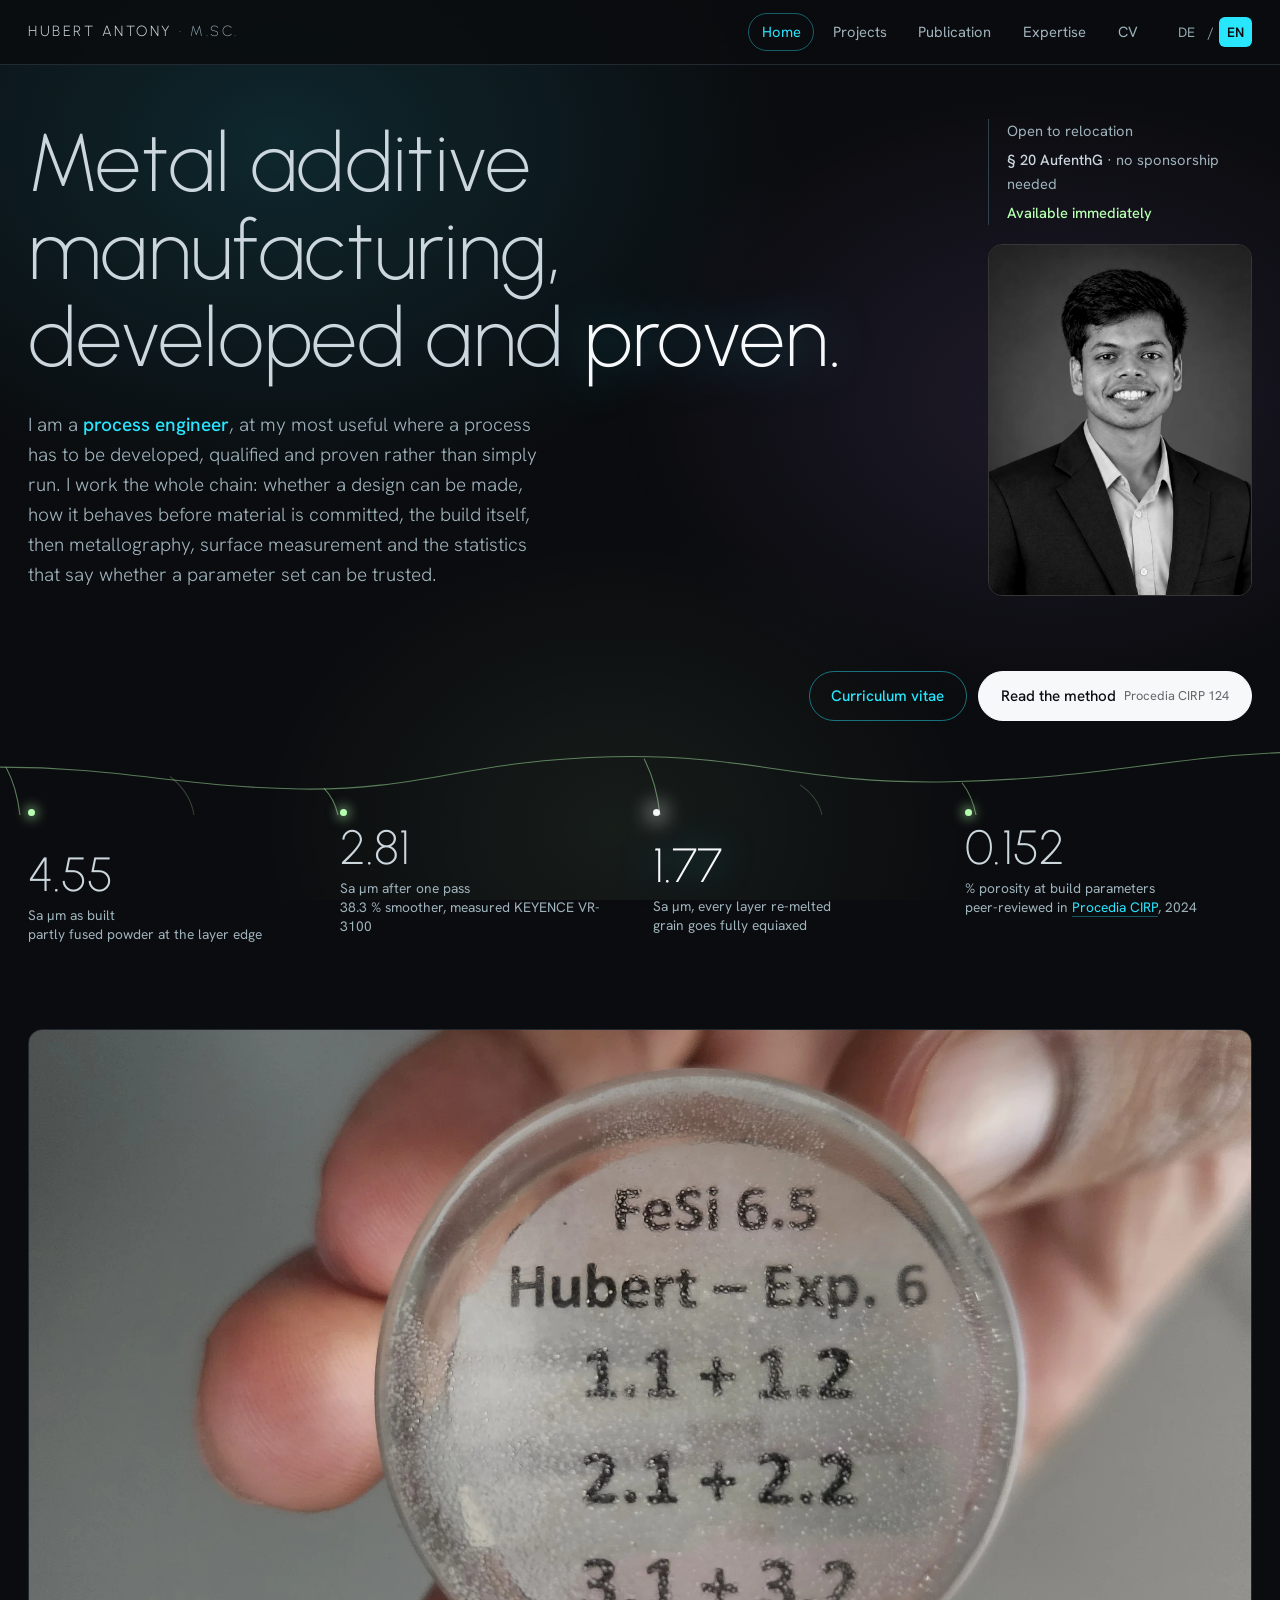
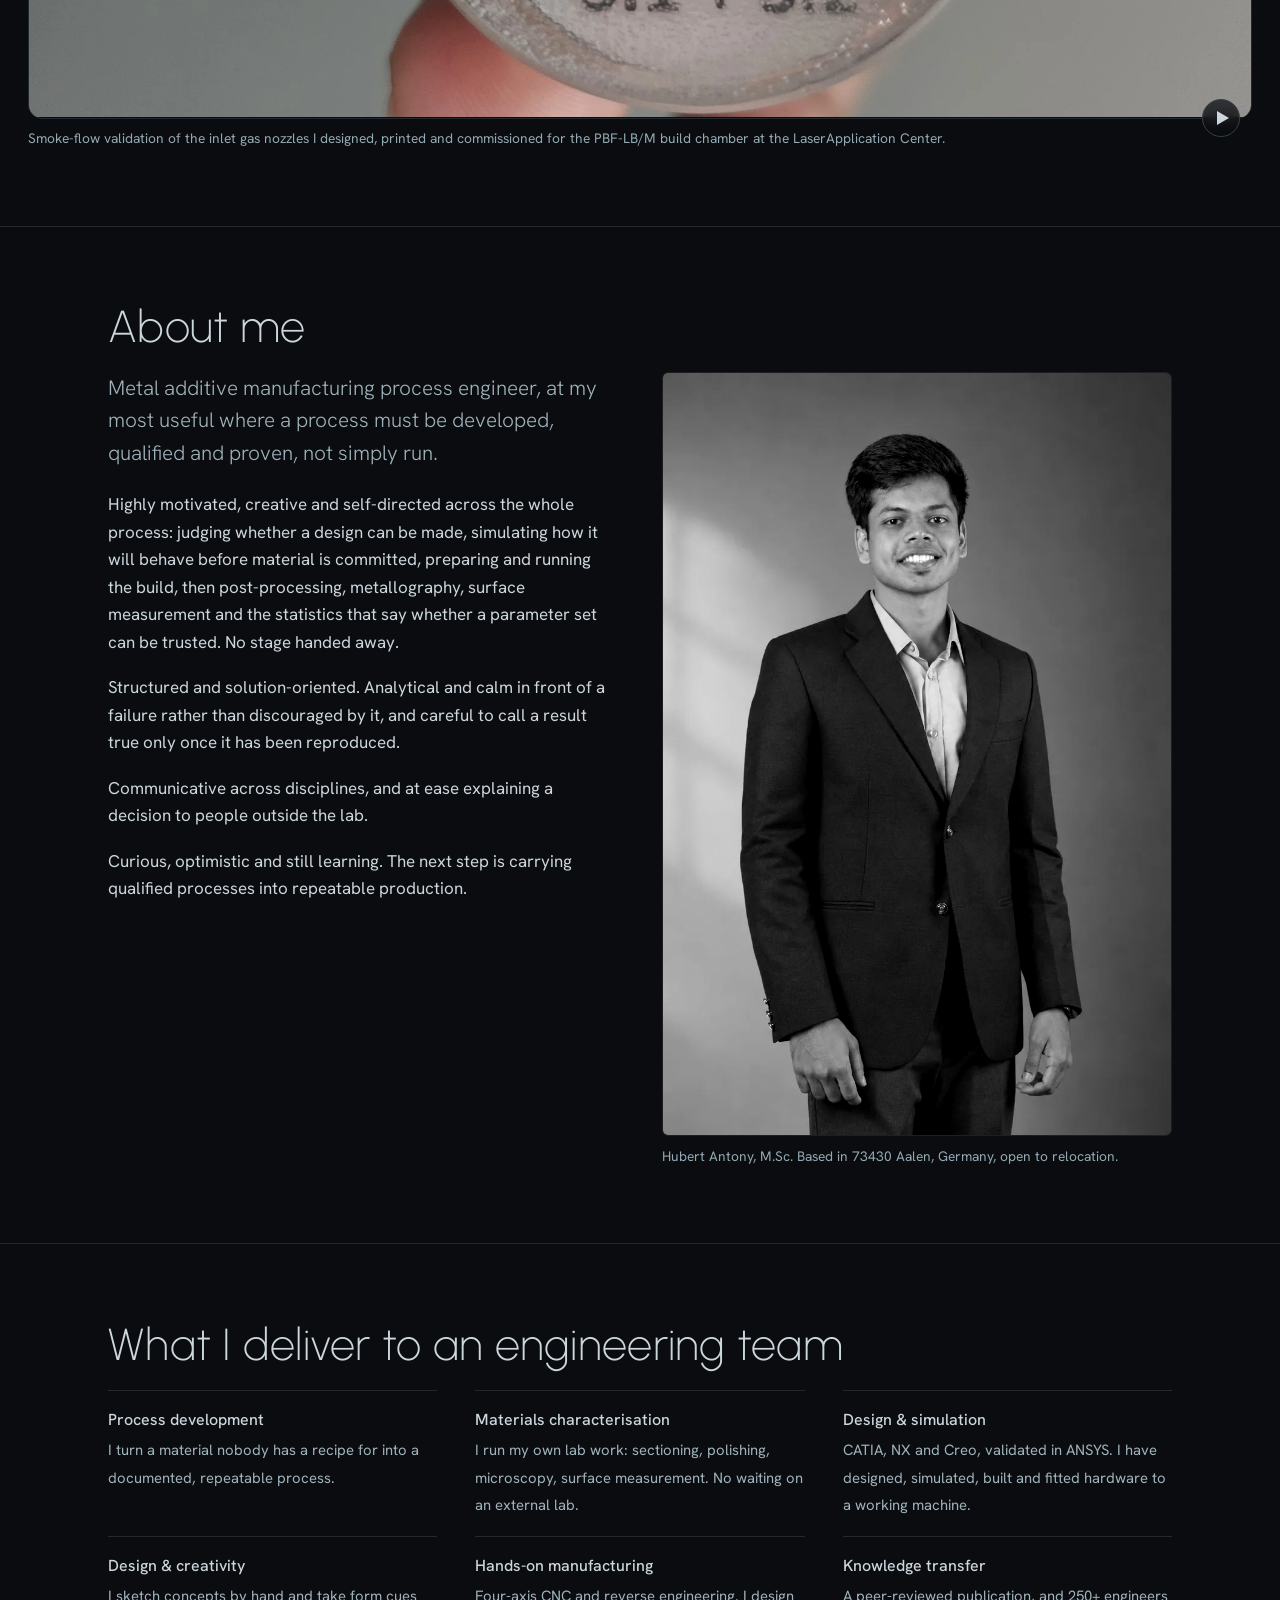
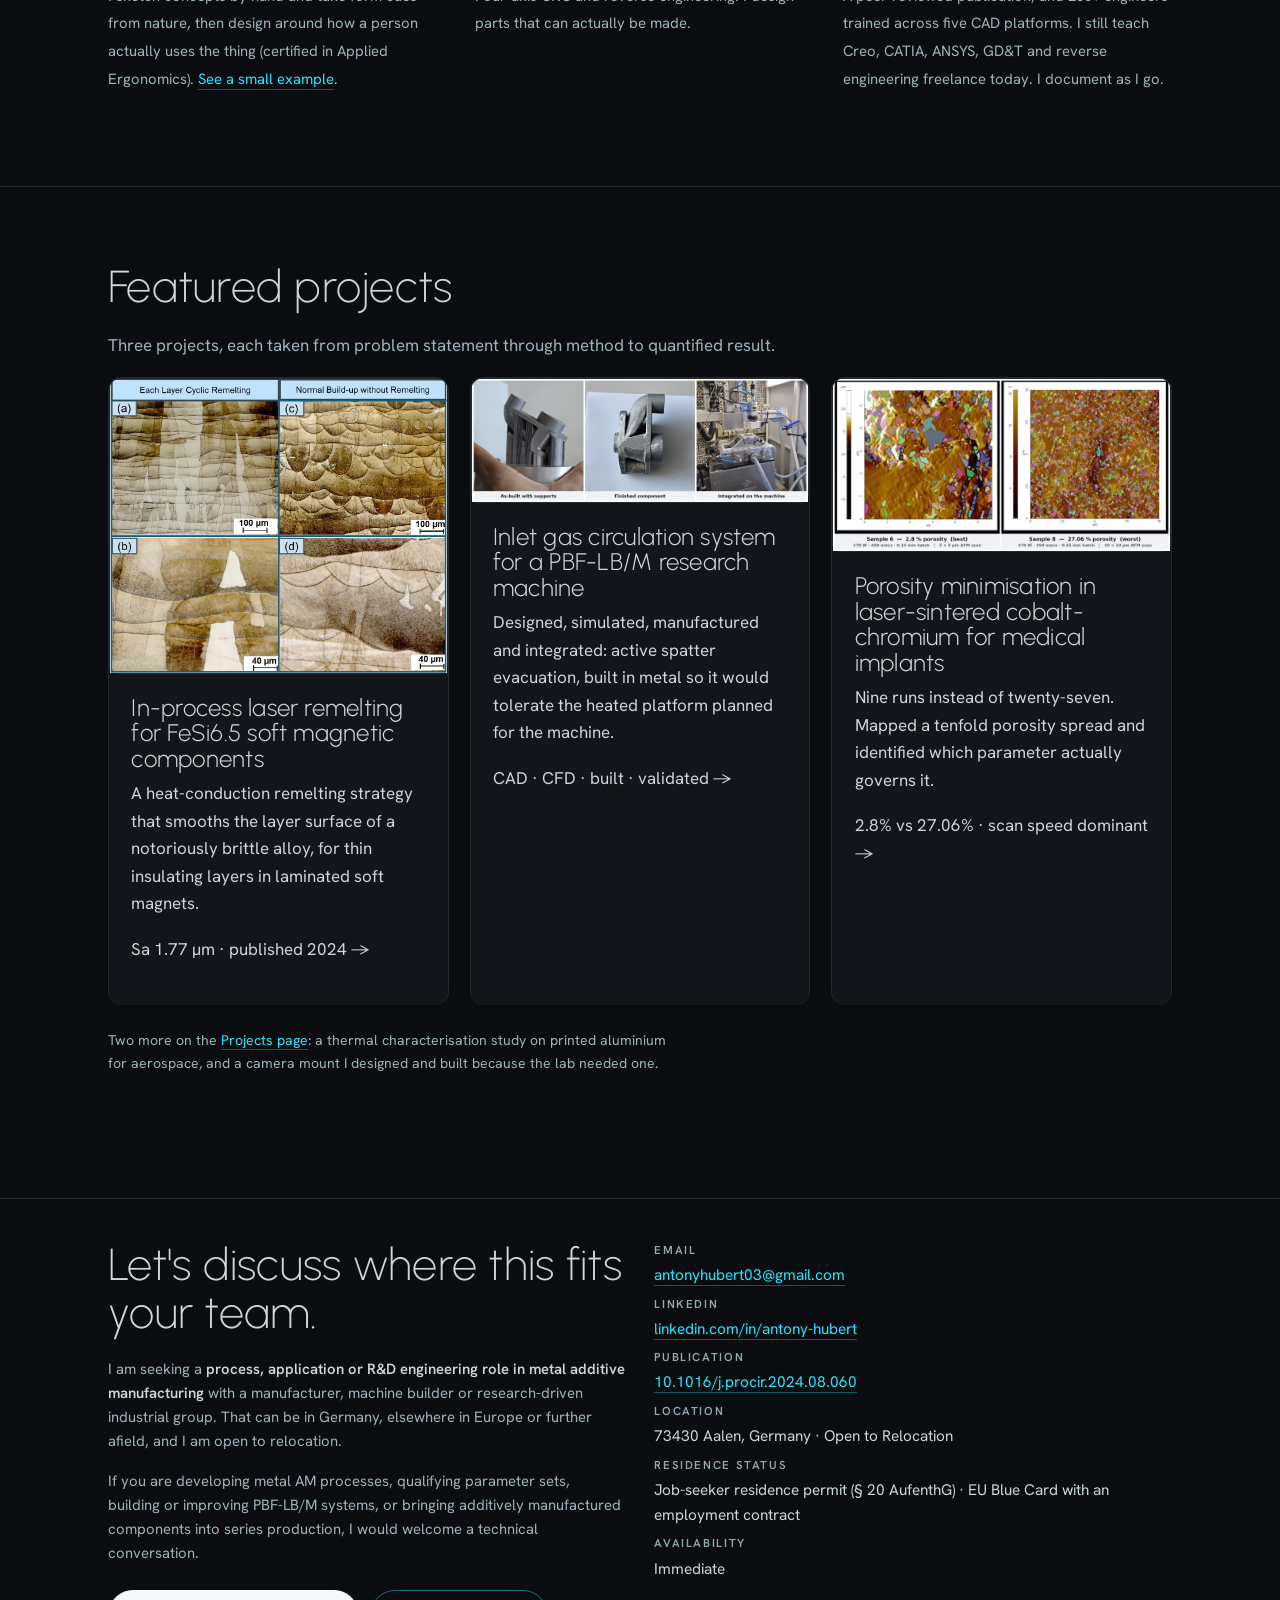
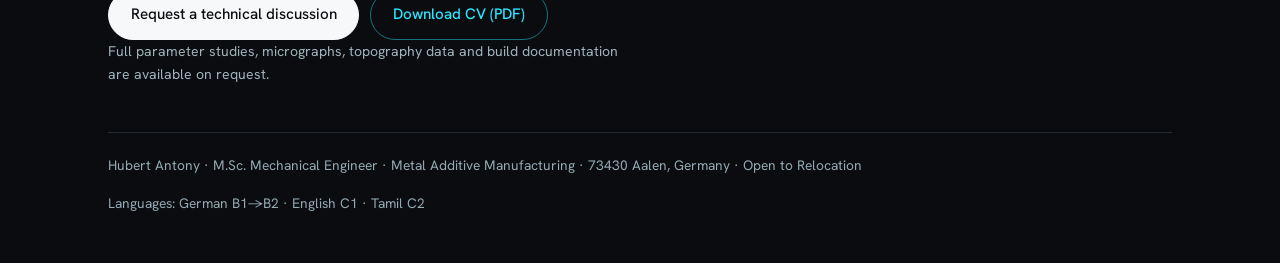
<file: index.html>
<!doctype html>
<html lang="en">
<head>
<meta charset="utf-8">
<meta name="viewport" content="width=device-width, initial-scale=1">
<title>Hubert Antony · M.Sc. Mechanical Engineer | Metal Additive Manufacturing</title>
<meta name="description" content="M.Sc. mechanical engineer specialising in PBF-LB/M process development for soft magnetic alloys. Peer-reviewed in Procedia CIRP. 73430 Aalen, Germany.">
<link rel="canonical" href="https://ihubertt.github.io/antonyhubert.github.io/">
<link rel="icon" href="assets/icons/favicon.ico" sizes="any">
<link rel="icon" type="image/png" sizes="32x32" href="assets/icons/favicon-32.png">
<link rel="icon" type="image/png" sizes="192x192" href="assets/icons/icon-192.png">
<link rel="apple-touch-icon" href="assets/icons/apple-touch-icon.png">
<meta property="og:url" content="https://ihubertt.github.io/antonyhubert.github.io/">
<meta property="og:title" content="Hubert Antony · Metal Additive Manufacturing Engineer">
<meta property="og:description" content="PBF-LB/M process development for soft magnetic alloys. Layer roughness cut by 38.3% in one remelting pass, Sa 1.77 µm with cyclic remelting. Published in Procedia CIRP (2024).">
<meta property="og:type" content="profile">
<meta property="og:locale" content="en_GB">
<meta property="og:image" content="https://ihubertt.github.io/antonyhubert.github.io/assets/img/og-card.jpg">
<meta property="og:image:width" content="1200">
<meta property="og:image:height" content="630">
<meta property="og:image:alt" content="A mounted FeSi6.5 cross-section sample labelled Hubert, Exp. 6, held between finger and thumb">
<meta name="twitter:card" content="summary_large_image">
<link rel="alternate" hreflang="de" href="https://ihubertt.github.io/antonyhubert.github.io/de/index.html">
<link rel="alternate" hreflang="en" href="https://ihubertt.github.io/antonyhubert.github.io/index.html">
<link rel="preconnect" href="https://fonts.googleapis.com">
<link rel="preconnect" href="https://fonts.gstatic.com" crossorigin>
<link href="https://fonts.googleapis.com/css2?family=Urbanist:wght@200;300;400&family=Hanken+Grotesk:wght@300;400;500;600&display=swap" rel="stylesheet">
<script>document.documentElement.className+=" js";</script>
<link rel="stylesheet" href="css/style.css?v=17">
<script type="application/ld+json">
{
 "@context": "https://schema.org",
 "@type": "Person",
 "name": "Hubert Antony",
 "givenName": "Hubert",
 "familyName": "Antony",
 "honorificSuffix": "M.Sc.",
 "jobTitle": "Mechanical Engineer, Metal Additive Manufacturing",
 "description": "M.Sc. mechanical engineer specialising in Laser Powder Bed Fusion (PBF-LB/M) process development for soft magnetic and biomedical alloys.",
 "url": "https://ihubertt.github.io/antonyhubert.github.io/",
 "image": "https://ihubertt.github.io/antonyhubert.github.io/assets/img/portrait-v3.webp",
 "email": "mailto:antonyhubert03@gmail.com",
 "address": {
  "@type": "PostalAddress",
  "postalCode": "73430",
  "addressLocality": "Aalen",
  "addressCountry": "DE"
 },
 "alumniOf": [
  {
   "@type": "CollegeOrUniversity",
   "name": "Hochschule Aalen (Aalen University of Applied Sciences)",
   "sameAs": "https://www.hs-aalen.de/"
  },
  {
   "@type": "CollegeOrUniversity",
   "name": "Jeppiaar Institute of Technology, Chennai"
  }
 ],
 "knowsAbout": [
  "Laser Powder Bed Fusion",
  "PBF-LB/M",
  "Additive Manufacturing",
  "Design for Additive Manufacturing",
  "FeSi6.5 soft magnetic alloys",
  "AlSi10Mg",
  "Cobalt-Chromium alloys",
  "Materials characterisation",
  "Metallography",
  "Surface metrology",
  "ANSYS Fluent",
  "ANSYS Mechanical",
  "CATIA V5",
  "Siemens NX",
  "PTC Creo",
  "Design of Experiments",
  "Taguchi method",
  "CNC machining"
 ],
 "knowsLanguage": [
  {
   "@type": "Language",
   "name": "German",
   "alternateName": "de"
  },
  {
   "@type": "Language",
   "name": "English",
   "alternateName": "en"
  },
  {
   "@type": "Language",
   "name": "Tamil",
   "alternateName": "ta"
  }
 ],
 "sameAs": [
  "https://www.linkedin.com/in/antony-hubert",
  "https://doi.org/10.1016/j.procir.2024.08.060"
 ],
 "seeks": {
  "@type": "Demand",
  "name": "Process, application or R&D engineering role in metal additive manufacturing"
 }
}
</script>
</head>
<body>
<a class="skip" href="#main">Skip to content</a>

<header class="site-head">
  <div class="wrap-wide">
    <a class="brand" href="index.html">Hubert Antony <span>· M.Sc.</span></a>
    <nav class="nav" aria-label="Main">
      <a href="index.html" aria-current="page">Home</a>
      <a href="projects.html">Projects</a>
      <a href="research.html">Publication</a>
      <a href="expertise.html">Expertise</a>
      <a href="cv.html">CV</a>
    </nav>
      <span class="lang">
        <a href="de/index.html" hreflang="de" title="Diese Seite auf Deutsch">DE</a><span class="lang-sep">/</span><a href="index.html" hreflang="en" aria-current="true">EN</a>
      </span>
  </div>
</header>

<main id="main">

  <section class="hero">
    <div class="wrap-wide hero-inner">
      <div class="hero-text">
        <h1>Metal additive manufacturing,<br>developed and <em>proven.</em></h1>
        <p class="pitch">I am a <strong>process engineer</strong>, at my most useful where a process has to be developed, qualified and proven rather than simply run. I work the whole chain: whether a design can be made, how it behaves before material is committed, the build itself, then metallography, surface measurement and the statistics that say whether a parameter set can be trusted.</p>
      </div>
      <div class="hero-side">
        <ul class="status">
          <li>Open to relocation</li>
          <li><strong>&sect; 20 AufenthG</strong> &middot; no sponsorship needed</li>
          <li class="lit">Available immediately</li>
        </ul>
        <div class="hero-media">
          <img fetchpriority="high" src="assets/img/portrait-v3.webp" alt="Portrait photograph of Hubert Antony" width="840" height="1120">
        </div>
      </div>
        <div class="btn-row">
          <a class="btn" href="research.html">Read the method <span class="btn-sub">Procedia CIRP 124</span></a>
          <a class="btn ghost" href="cv.html">Curriculum vitae</a>
        </div>
    </div>
  </section>

  <section class="proof wrap-wide" aria-label="Headline results">
      <svg class="filament" viewBox="0 0 1280 150" preserveAspectRatio="none" aria-hidden="true" focusable="false">
        <path d="M0 58 C 120 58 180 96 300 100 S 470 44 612 38 S 800 92 950 86 S 1160 40 1280 30"/>
        <path d="M6 58 C 14 86 18 118 20 150"/>
        <path d="M324 99 C 332 114 336 134 338 150"/>
        <path d="M644 42 C 654 78 658 116 660 150"/>
        <path d="M962 88 C 970 108 974 130 976 150"/>
        <path class="twig" d="M170 76 C 186 100 192 126 194 150"/>
        <path class="twig" d="M800 92 C 814 110 820 132 822 150"/>
      </svg>
      <div class="proof-item"><span class="n">4.55</span><span class="l">Sa&nbsp;µm as built<br>partly fused powder at the layer edge</span></div>
      <div class="proof-item"><span class="n">2.81</span><span class="l">Sa&nbsp;µm after one pass<br>38.3&nbsp;% smoother, measured KEYENCE VR-3100</span></div>
      <div class="proof-item bloom"><span class="n">1.77</span><span class="l">Sa&nbsp;µm, every layer re-melted<br>grain goes fully equiaxed</span></div>
      <div class="proof-item"><span class="n">0.152</span><span class="l">% porosity at build parameters<br>peer-reviewed in <a href="https://doi.org/10.1016/j.procir.2024.08.060"><em>Procedia CIRP</em></a>, 2024</span></div>
    </section>

  <section class="section reveal">
    <div class="wrap-wide">
      <figure class="bleed">
        <video autoplay muted loop playsinline poster="assets/img/hero.webp"
               aria-label="Smoke-flow validation of 3D-printed inlet gas nozzles for a PBF-LB/M build chamber">
          <source src="assets/video/hero.mp4?v=17" type="video/mp4">
        </video>
        <figcaption>Smoke-flow validation of the inlet gas nozzles I designed, printed and commissioned for the PBF-LB/M build chamber at the LaserApplication Center.</figcaption>
      </figure>
    </div>
  </section>

<section class="section reveal">
    <div class="wrap">
      <h2>About me</h2>
      <div class="split">
      <div>
      <p class="lede">Metal additive manufacturing process engineer, at my most useful where a process must be developed, qualified and proven, not simply run.</p>
      <p>Highly motivated, creative and self-directed across the whole process: judging whether a design can be made, simulating how it will behave before material is committed, preparing and running the build, then post-processing, metallography, surface measurement and the statistics that say whether a parameter set can be trusted. No stage handed away.</p>
      <p>Structured and solution-oriented. Analytical and calm in front of a failure rather than discouraged by it, and careful to call a result true only once it has been reproduced.</p>
      <p>Communicative across disciplines, and at ease explaining a decision to people outside the lab.</p>
      <p>Curious, optimistic and still learning. The next step is carrying qualified processes into repeatable production.</p>
      </div>
      <figure class="portrait">
        <img loading="lazy" decoding="async" src="assets/img/portrait-full.webp" alt="Full-length portrait photograph of Hubert Antony" width="840" height="1260">
        <figcaption>Hubert Antony, M.Sc. Based in 73430 Aalen, Germany, open to relocation.</figcaption>
      </figure>
      </div>
    </div>
  </section>

  <section class="section reveal">
    <div class="wrap">
      <h2>What I deliver to an engineering team</h2>
      <div class="skills">
        <div class="skill"><b>Process development</b><span>I turn a material nobody has a recipe for into a documented, repeatable process.</span></div>
        <div class="skill"><b>Materials characterisation</b><span>I run my own lab work: sectioning, polishing, microscopy, surface measurement. No waiting on an external lab.</span></div>
        <div class="skill"><b>Design &amp; simulation</b><span>CATIA, NX and Creo, validated in ANSYS. I have designed, simulated, built and fitted hardware to a working machine.</span></div>
        <div class="skill"><b>Design &amp; creativity</b><span>I sketch concepts by hand and take form cues from nature, then design around how a person actually uses the thing (certified in Applied Ergonomics). <a href="projects.html#cammount">See a small example</a>.</span></div>
        <div class="skill"><b>Hands-on manufacturing</b><span>Four-axis CNC and reverse engineering. I design parts that can actually be made.</span></div>
        <div class="skill"><b>Knowledge transfer</b><span>A peer-reviewed publication, and 250+ engineers trained across five CAD platforms. I still teach Creo, CATIA, ANSYS, GD&amp;T and reverse engineering freelance today. I document as I go.</span></div>
      </div>
    </div>
    </section>

  <section class="section reveal">
    <div class="wrap">
      <h2>Featured projects</h2>
      <p class="muted">Three projects, each taken from problem statement through method to quantified result.</p>
      <div class="cards">

        <a class="card card-link reveal" href="projects.html#fesi">
          <div class="thumb"><img loading="lazy" decoding="async" src="assets/img/fig-03.webp" alt="Etched cross-sections comparing every-layer cyclic remelting with normal build-up" width="1130" height="985"></div>
          <div class="card-body">
            <h3>In-process laser remelting for FeSi6.5 soft magnetic components</h3>
            <p>A heat-conduction remelting strategy that smooths the layer surface of a notoriously brittle alloy, for thin insulating layers in laminated soft magnets.</p>
            <p class="metric">Sa 1.77 µm · published 2024 →</p>
          </div>
        </a>

        <a class="card card-link reveal d1" href="projects.html#gasflow">
          <div class="thumb"><img loading="lazy" decoding="async" src="assets/img/fig-08.webp" alt="Inlet gas nozzle component as-built with supports, finished, and integrated on the machine" width="1700" height="619"></div>
          <div class="card-body">
            <h3>Inlet gas circulation system for a PBF-LB/M research machine</h3>
            <p>Designed, simulated, manufactured and integrated: active spatter evacuation, built in metal so it would tolerate the heated platform planned for the machine.</p>
            <p class="metric">CAD · CFD · built · validated →</p>
          </div>
        </a>

        <a class="card card-link reveal d2" href="projects.html#cocr">
          <div class="thumb"><img loading="lazy" decoding="async" src="assets/img/fig-05.webp" alt="AFM pore distribution maps of Co-Cr at the best and worst parameter sets of the L9 array" width="1700" height="868"></div>
          <div class="card-body">
            <h3>Porosity minimisation in laser-sintered cobalt-chromium for medical implants</h3>
            <p>Nine runs instead of twenty-seven. Mapped a tenfold porosity spread and identified which parameter actually governs it.</p>
            <p class="metric">2.8% vs 27.06% · scan speed dominant →</p>
          </div>
        </a>

      </div>
      <p class="muted small" style="margin-top:1.5rem">Two more on the <a href="projects.html">Projects page</a>: a thermal characterisation study on printed aluminium for aerospace, and a camera mount I designed and built because the lab needed one.</p>
    </div>
  </section>

</main>

<footer class="site-foot">
  <div class="wrap">
    <div class="foot-grid">
      <div>
        <h2>Let's discuss where this fits your team.</h2>
        <p>I am seeking a <strong>process, application or R&amp;D engineering role in metal additive manufacturing</strong> with a manufacturer, machine builder or research-driven industrial group. That can be in Germany, elsewhere in Europe or further afield, and I am open to relocation.</p>
        <p>If you are developing metal AM processes, qualifying parameter sets, building or improving PBF-LB/M systems, or bringing additively manufactured components into series production, I would welcome a technical conversation.</p>
        <div class="btn-row">
          <a class="btn" href="mailto:antonyhubert03@gmail.com">Request a technical discussion</a>
          <a class="btn ghost" href="assets/Hubert_Antony_CV_2026.pdf?v=17">Download CV (PDF)</a>
        </div>
        <p class="small muted">Full parameter studies, micrographs, topography data and build documentation are available on request.</p>
      </div>
      <div>
        <ul class="contact-list">
          <li><span class="k">Email</span><span class="v"><a href="mailto:antonyhubert03@gmail.com">antonyhubert03@gmail.com</a></span></li>
          <li><span class="k">LinkedIn</span><span class="v"><a href="https://www.linkedin.com/in/antony-hubert" rel="me">linkedin.com/in/antony-hubert</a></span></li>
          <li><span class="k">Publication</span><span class="v"><a href="https://doi.org/10.1016/j.procir.2024.08.060">10.1016/j.procir.2024.08.060</a></span></li>
          <li><span class="k">Location</span><span class="v">73430 Aalen, Germany · Open to Relocation</span></li>
          <li><span class="k">Residence status</span><span class="v">Job-seeker residence permit (§ 20 AufenthG) · EU Blue Card with an employment contract</span></li>
          <li><span class="k">Availability</span><span class="v">Immediate</span></li>
        </ul>
      </div>
    </div>
    <div class="colophon">
      <span>Hubert Antony · M.Sc. Mechanical Engineer · Metal Additive Manufacturing · 73430 Aalen, Germany · Open to Relocation</span>
      <span>Languages: German B1→B2 · English C1 · Tamil C2</span>
    </div>
  </div>
</footer>

<script src="js/site.js?v=17"></script>
</body>
</html>
</file>
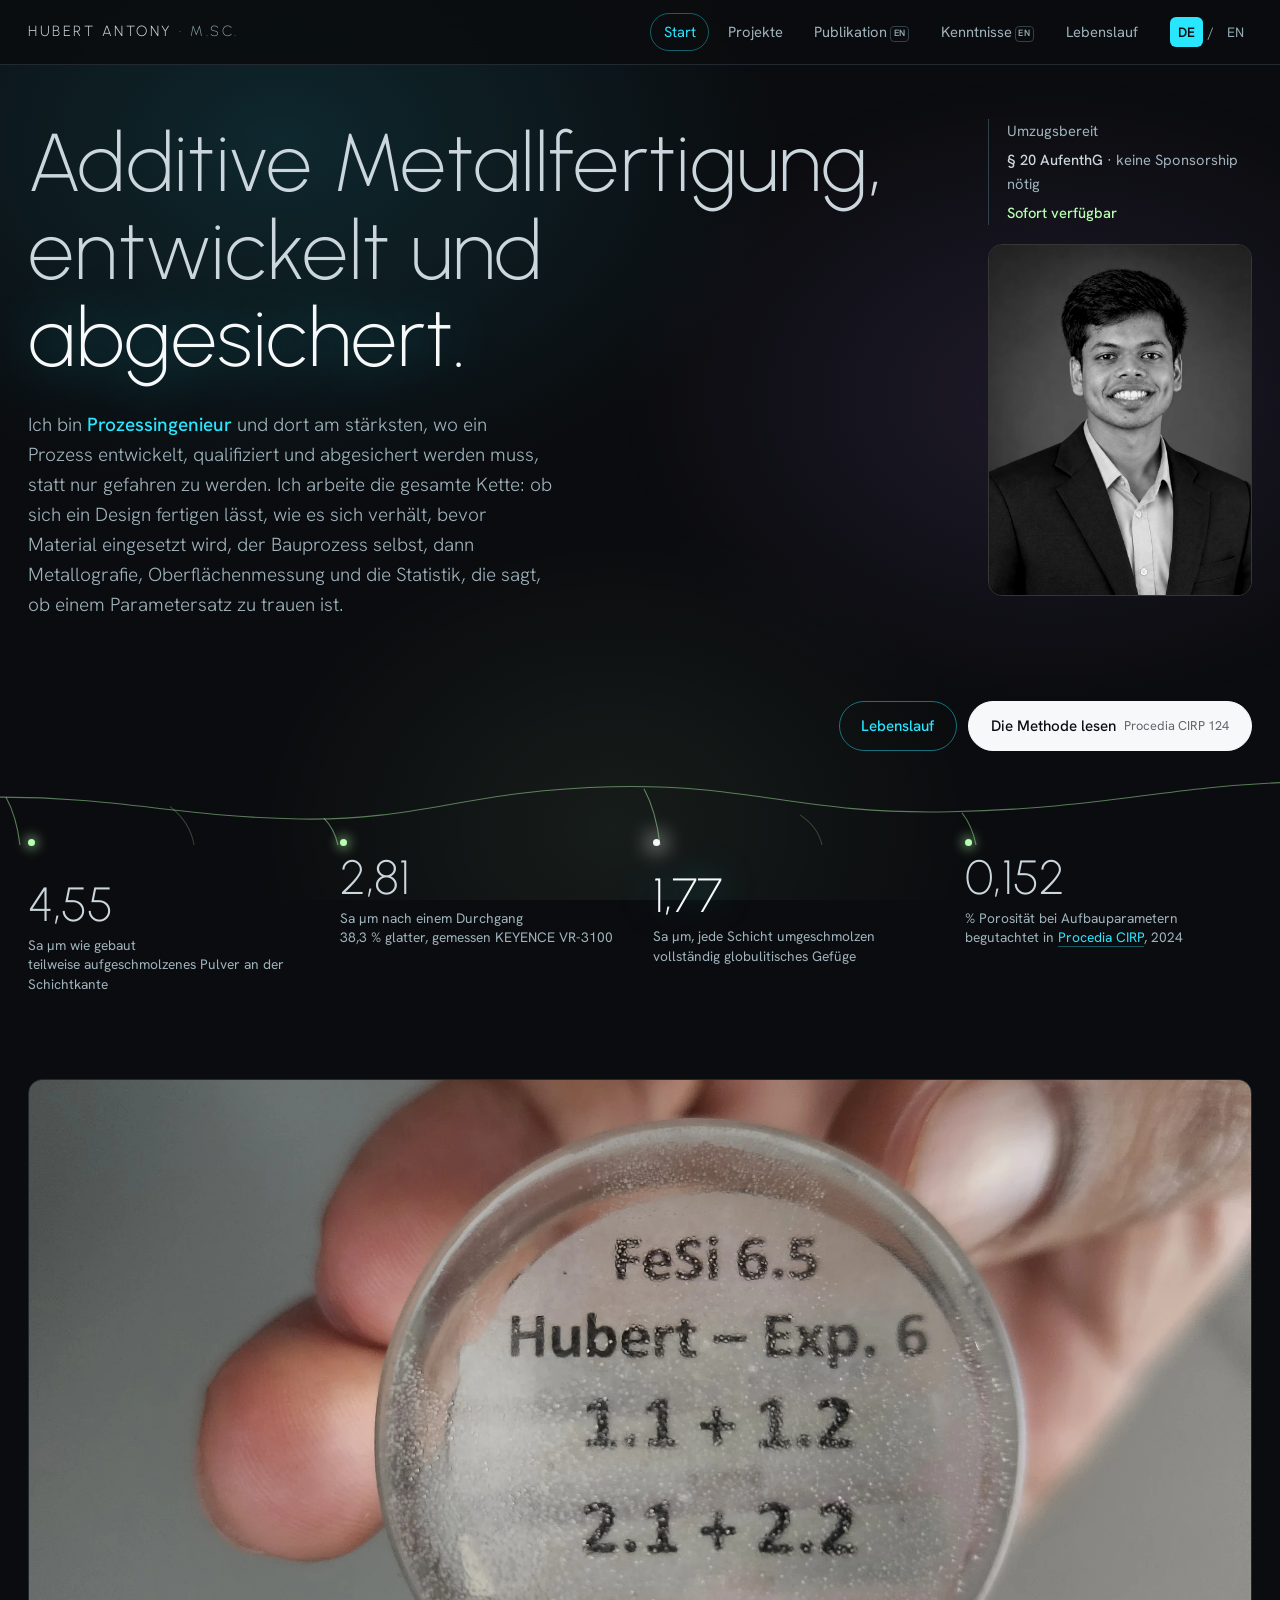
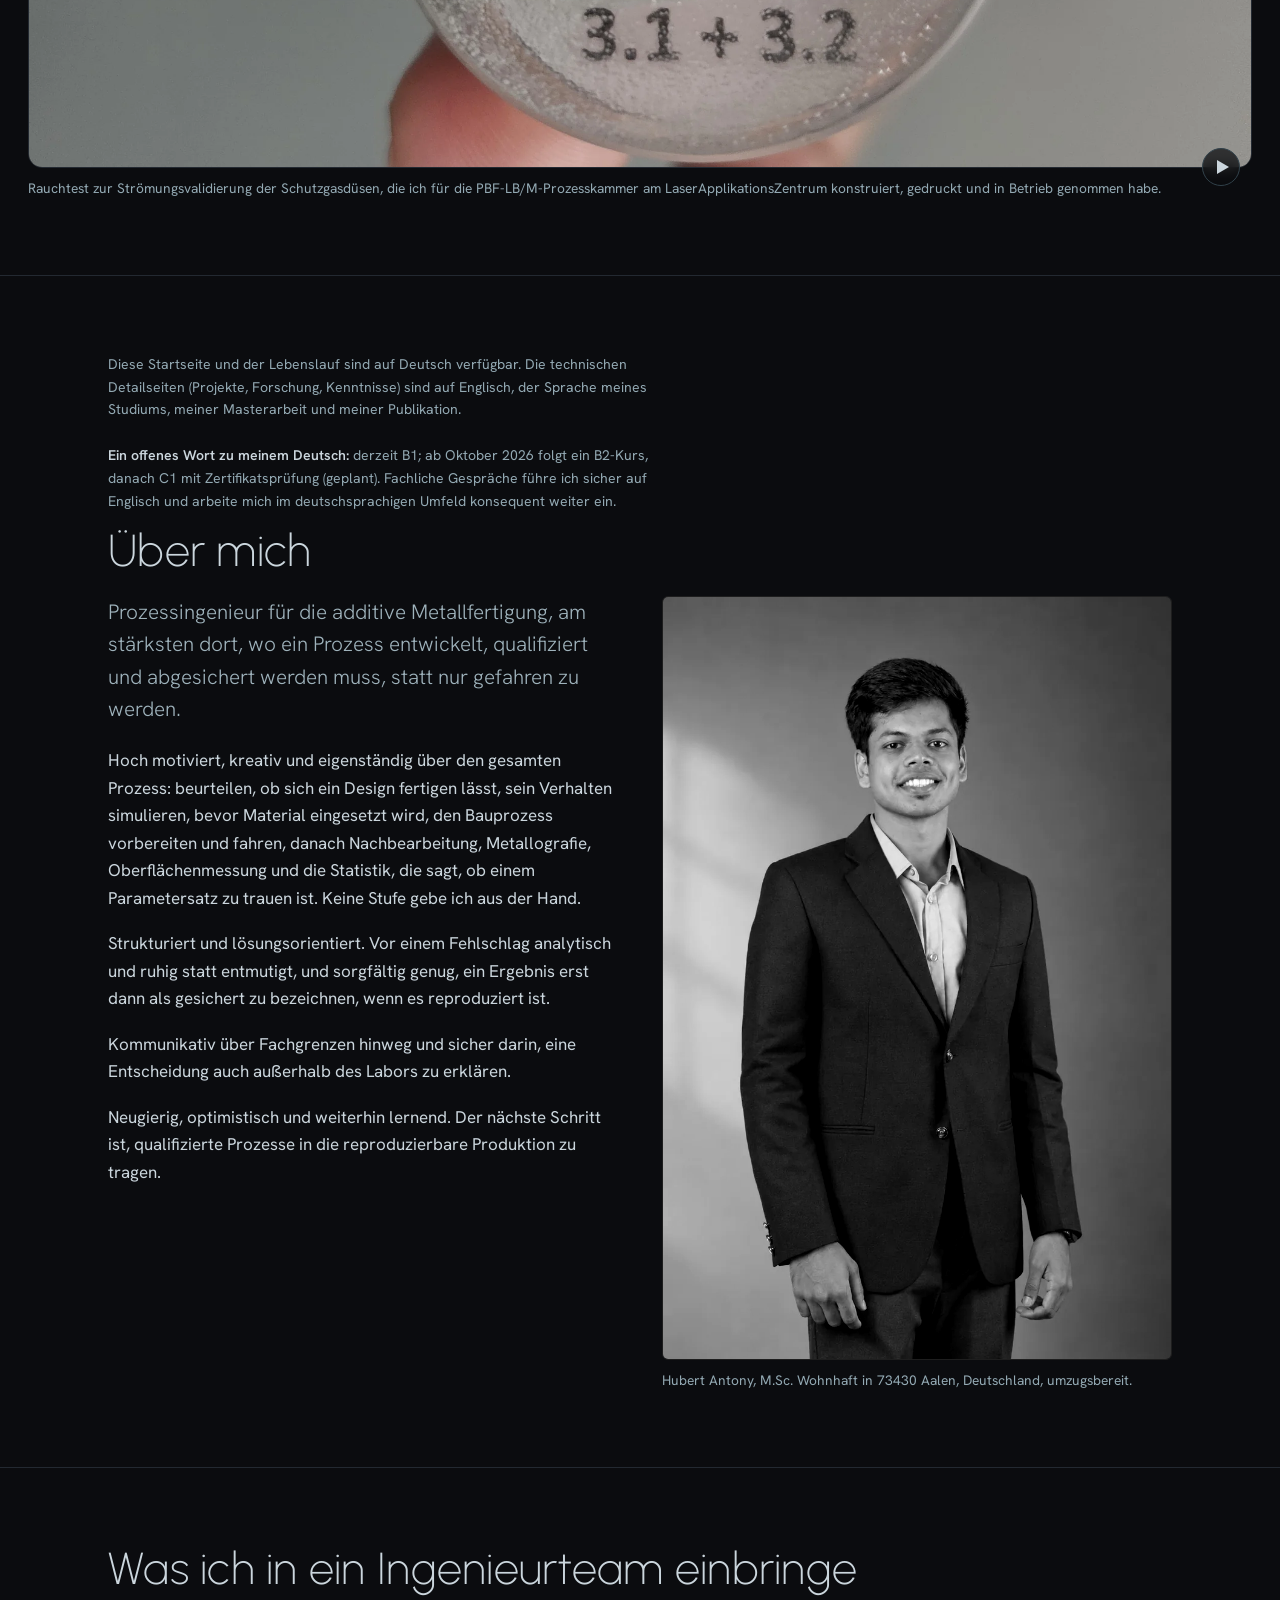
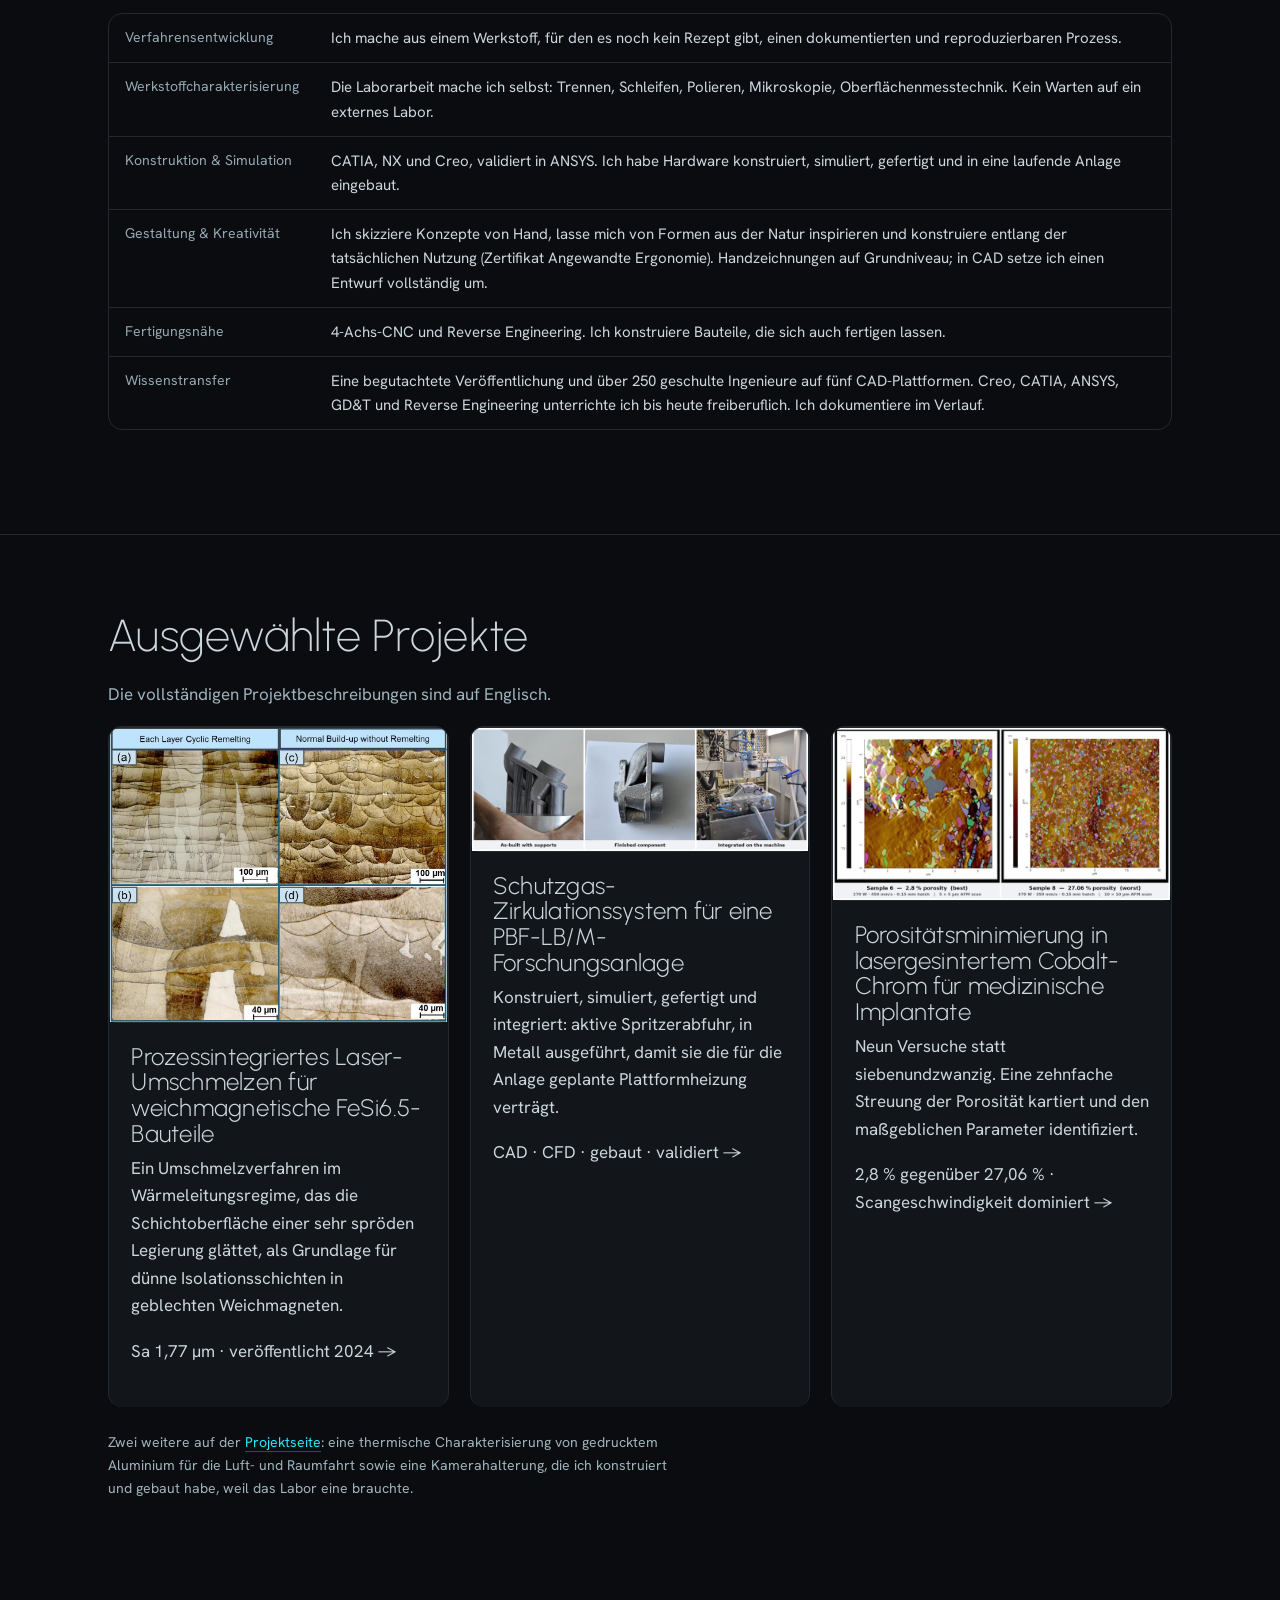
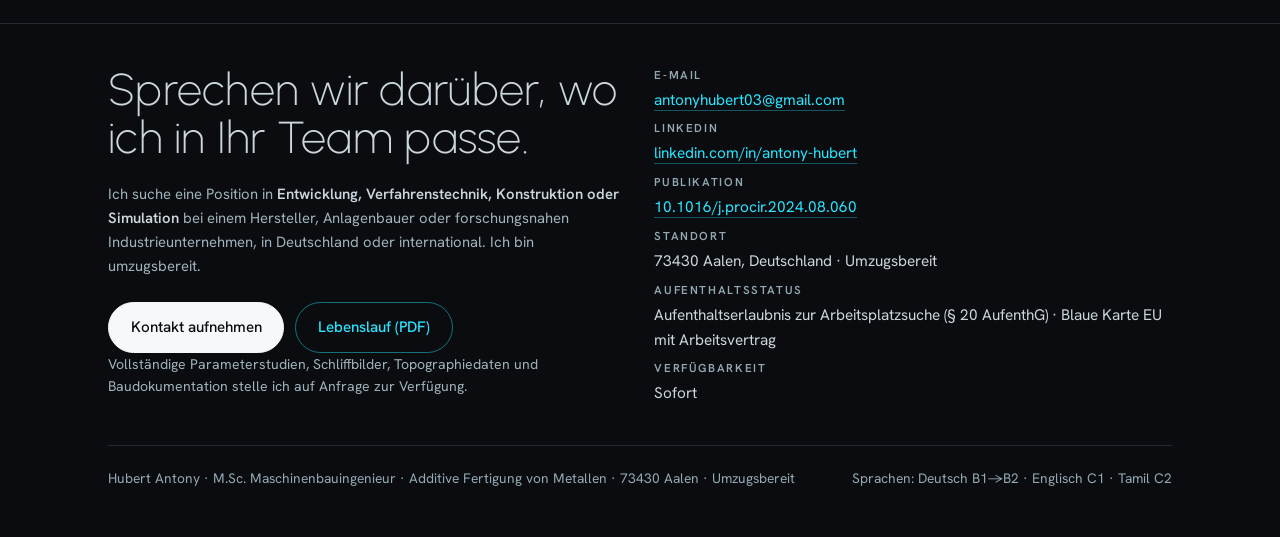
<file: de/index.html>
<!doctype html>
<html lang="de">
<head>
<meta charset="utf-8">
<meta name="viewport" content="width=device-width, initial-scale=1">
<title>Hubert Antony · M.Sc. Maschinenbauingenieur | Additive Fertigung</title>
<meta name="description" content="M.Sc. Maschinenbauingenieur mit Schwerpunkt PBF-LB/M-Verfahrensentwicklung für weichmagnetische Legierungen. Begutachtete Veröffentlichung in Procedia CIRP. Aalen, Deutschland.">
<link rel="alternate" hreflang="en" href="../index.html">
<link rel="alternate" hreflang="de" href="index.html">
<link rel="canonical" href="https://ihubertt.github.io/antonyhubert.github.io/de/index.html">
<link rel="icon" href="../assets/icons/favicon.ico" sizes="any">
<link rel="icon" type="image/png" sizes="32x32" href="../assets/icons/favicon-32.png">
<link rel="icon" type="image/png" sizes="192x192" href="../assets/icons/icon-192.png">
<link rel="apple-touch-icon" href="../assets/icons/apple-touch-icon.png">
<meta property="og:url" content="https://ihubertt.github.io/antonyhubert.github.io/de/index.html">
<meta property="og:title" content="Hubert Antony · Ingenieur für metallische additive Fertigung">
<meta property="og:description" content="PBF-LB/M-Prozessentwicklung für weichmagnetische Legierungen. Schichtrauheit in einem Umschmelzdurchgang um 38,3 % gesenkt, Sa 1,77 µm mit zyklischem Umschmelzen. Veröffentlicht in Procedia CIRP (2024).">
<meta property="og:type" content="profile">
<meta property="og:locale" content="de_DE">
<meta property="og:image" content="https://ihubertt.github.io/antonyhubert.github.io/assets/img/og-card.jpg">
<meta property="og:image:width" content="1200">
<meta property="og:image:height" content="630">
<meta property="og:image:alt" content="Eine eingebettete FeSi6.5-Schliffprobe mit der Beschriftung Hubert, Exp. 6, zwischen Daumen und Finger">
<meta name="twitter:card" content="summary_large_image">
<link rel="preconnect" href="https://fonts.googleapis.com">
<link rel="preconnect" href="https://fonts.gstatic.com" crossorigin>
<link href="https://fonts.googleapis.com/css2?family=Urbanist:wght@200;300;400&family=Hanken+Grotesk:wght@300;400;500;600&display=swap" rel="stylesheet">
<script>document.documentElement.className+=" js";</script>
<link rel="stylesheet" href="../css/style.css?v=17">
<script type="application/ld+json">
{
 "@context": "https://schema.org",
 "@type": "Person",
 "name": "Hubert Antony",
 "givenName": "Hubert",
 "familyName": "Antony",
 "honorificSuffix": "M.Sc.",
 "jobTitle": "Mechanical Engineer, Metal Additive Manufacturing",
 "description": "M.Sc. mechanical engineer specialising in Laser Powder Bed Fusion (PBF-LB/M) process development for soft magnetic and biomedical alloys.",
 "url": "https://ihubertt.github.io/antonyhubert.github.io/de/index.html",
 "image": "https://ihubertt.github.io/antonyhubert.github.io/assets/img/portrait-v3.webp",
 "email": "mailto:antonyhubert03@gmail.com",
 "address": {
  "@type": "PostalAddress",
  "postalCode": "73430",
  "addressLocality": "Aalen",
  "addressCountry": "DE"
 },
 "alumniOf": [
  {
   "@type": "CollegeOrUniversity",
   "name": "Hochschule Aalen (Aalen University of Applied Sciences)",
   "sameAs": "https://www.hs-aalen.de/"
  },
  {
   "@type": "CollegeOrUniversity",
   "name": "Jeppiaar Institute of Technology, Chennai"
  }
 ],
 "knowsAbout": [
  "Laser Powder Bed Fusion",
  "PBF-LB/M",
  "Additive Manufacturing",
  "Design for Additive Manufacturing",
  "FeSi6.5 soft magnetic alloys",
  "AlSi10Mg",
  "Cobalt-Chromium alloys",
  "Materials characterisation",
  "Metallography",
  "Surface metrology",
  "ANSYS Fluent",
  "ANSYS Mechanical",
  "CATIA V5",
  "Siemens NX",
  "PTC Creo",
  "Design of Experiments",
  "Taguchi method",
  "CNC machining"
 ],
 "knowsLanguage": [
  {
   "@type": "Language",
   "name": "German",
   "alternateName": "de"
  },
  {
   "@type": "Language",
   "name": "English",
   "alternateName": "en"
  },
  {
   "@type": "Language",
   "name": "Tamil",
   "alternateName": "ta"
  }
 ],
 "sameAs": [
  "https://www.linkedin.com/in/antony-hubert",
  "https://doi.org/10.1016/j.procir.2024.08.060"
 ],
 "seeks": {
  "@type": "Demand",
  "name": "Process, application or R&D engineering role in metal additive manufacturing"
 },
 "inLanguage": "de"
}
</script>
</head>
<body>
<a class="skip" href="#main">Zum Inhalt springen</a>

<header class="site-head">
  <div class="wrap-wide">
    <a class="brand" href="index.html">Hubert Antony <span>· M.Sc.</span></a>
    <nav class="nav" aria-label="Hauptnavigation">
      <a class="nav-home" href="index.html" aria-current="page">Start</a>
      <a href="projekte.html">Projekte</a>
      <a href="../research.html">Publikation<span class="en-tag" title="Seite auf Englisch">EN</span></a>
      <a href="../expertise.html">Kenntnisse<span class="en-tag" title="Seite auf Englisch">EN</span></a>
      <a href="cv.html">Lebenslauf</a>
    </nav>
      <span class="lang">
        <a href="index.html" hreflang="de" aria-current="true">DE</a><span class="lang-sep">/</span><a href="../index.html" hreflang="en" title="This page in English">EN</a>
      </span>
  </div>
</header>

<main id="main">

  <section class="hero">
    <div class="wrap-wide hero-inner">
      <div class="hero-text">
        <h1>Additive Metallfertigung,<br>entwickelt und <em>abgesichert.</em></h1>
        <p class="pitch">Ich bin <strong>Prozessingenieur</strong> und dort am st&auml;rksten, wo ein Prozess entwickelt, qualifiziert und abgesichert werden muss, statt nur gefahren zu werden. Ich arbeite die gesamte Kette: ob sich ein Design fertigen l&auml;sst, wie es sich verh&auml;lt, bevor Material eingesetzt wird, der Bauprozess selbst, dann Metallografie, Oberfl&auml;chenmessung und die Statistik, die sagt, ob einem Parametersatz zu trauen ist.</p>
      </div>
      <div class="hero-side">
        <ul class="status">
          <li>Umzugsbereit</li>
          <li><strong>&sect; 20 AufenthG</strong> &middot; keine Sponsorship n&ouml;tig</li>
          <li class="lit">Sofort verf&uuml;gbar</li>
        </ul>
        <div class="hero-media">
          <img fetchpriority="high" src="../assets/img/portrait-v3.webp" alt="Portr&auml;tfoto von Hubert Antony" width="840" height="1120">
        </div>
      </div>
        <div class="btn-row">
          <a class="btn" href="../research.html">Die Methode lesen <span class="btn-sub">Procedia CIRP 124</span></a>
          <a class="btn ghost" href="cv.html">Lebenslauf</a>
        </div>
    </div>
  </section>

  <section class="proof wrap-wide" aria-label="Kernergebnisse">
      <svg class="filament" viewBox="0 0 1280 150" preserveAspectRatio="none" aria-hidden="true" focusable="false">
        <path d="M0 58 C 120 58 180 96 300 100 S 470 44 612 38 S 800 92 950 86 S 1160 40 1280 30"/>
        <path d="M6 58 C 14 86 18 118 20 150"/>
        <path d="M324 99 C 332 114 336 134 338 150"/>
        <path d="M644 42 C 654 78 658 116 660 150"/>
        <path d="M962 88 C 970 108 974 130 976 150"/>
        <path class="twig" d="M170 76 C 186 100 192 126 194 150"/>
        <path class="twig" d="M800 92 C 814 110 820 132 822 150"/>
      </svg>
      <div class="proof-item"><span class="n">4,55</span><span class="l">Sa&nbsp;µm wie gebaut<br>teilweise aufgeschmolzenes Pulver an der Schichtkante</span></div>
      <div class="proof-item"><span class="n">2,81</span><span class="l">Sa&nbsp;µm nach einem Durchgang<br>38,3&nbsp;% glatter, gemessen KEYENCE VR-3100</span></div>
      <div class="proof-item bloom"><span class="n">1,77</span><span class="l">Sa&nbsp;µm, jede Schicht umgeschmolzen<br>vollst&auml;ndig globulitisches Gef&uuml;ge</span></div>
      <div class="proof-item"><span class="n">0,152</span><span class="l">% Porosit&auml;t bei Aufbauparametern<br>begutachtet in <a href="https://doi.org/10.1016/j.procir.2024.08.060"><em>Procedia CIRP</em></a>, 2024</span></div>
    </section>

  <section class="section reveal">
    <div class="wrap-wide">
      <figure class="bleed">
        <video autoplay muted loop playsinline poster="../assets/img/hero.webp"
               aria-label="Rauchtest zur Str&ouml;mungsvalidierung der 3D-gedruckten Schutzgasd&uuml;sen">
          <source src="../assets/video/hero.mp4?v=17" type="video/mp4">
        </video>
        <figcaption>Rauchtest zur Str&ouml;mungsvalidierung der Schutzgasd&uuml;sen, die ich f&uuml;r die PBF-LB/M-Prozesskammer am LaserApplikationsZentrum konstruiert, gedruckt und in Betrieb genommen habe.</figcaption>
      </figure>
    </div>
  </section>

  <section class="section">
    <div class="wrap">
      <p class="lang-note">Diese Startseite und der Lebenslauf sind auf Deutsch verfügbar. Die technischen Detailseiten (Projekte, Forschung, Kenntnisse) sind auf Englisch, der Sprache meines Studiums, meiner Masterarbeit und meiner Publikation.<br><br><strong>Ein offenes Wort zu meinem Deutsch:</strong> derzeit B1; ab Oktober 2026 folgt ein B2-Kurs, danach C1 mit Zertifikatsprüfung (geplant). Fachliche Gespräche führe ich sicher auf Englisch und arbeite mich im deutschsprachigen Umfeld konsequent weiter ein.</p>
      <h2>Über mich</h2>
      <div class="split">
      <div>
      <p class="lede">Prozessingenieur für die additive Metallfertigung, am stärksten dort, wo ein Prozess entwickelt, qualifiziert und abgesichert werden muss, statt nur gefahren zu werden.</p>
      <p>Hoch motiviert, kreativ und eigenständig über den gesamten Prozess: beurteilen, ob sich ein Design fertigen lässt, sein Verhalten simulieren, bevor Material eingesetzt wird, den Bauprozess vorbereiten und fahren, danach Nachbearbeitung, Metallografie, Oberflächenmessung und die Statistik, die sagt, ob einem Parametersatz zu trauen ist. Keine Stufe gebe ich aus der Hand.</p>
      <p>Strukturiert und lösungsorientiert. Vor einem Fehlschlag analytisch und ruhig statt entmutigt, und sorgfältig genug, ein Ergebnis erst dann als gesichert zu bezeichnen, wenn es reproduziert ist.</p>
      <p>Kommunikativ über Fachgrenzen hinweg und sicher darin, eine Entscheidung auch außerhalb des Labors zu erklären.</p>
      <p>Neugierig, optimistisch und weiterhin lernend. Der nächste Schritt ist, qualifizierte Prozesse in die reproduzierbare Produktion zu tragen.</p>
      </div>
      <figure class="portrait">
        <img loading="lazy" decoding="async" src="../assets/img/portrait-full.webp" alt="Ganzkörper-Porträtfoto von Hubert Antony" width="840" height="1260">
        <figcaption>Hubert Antony, M.Sc. Wohnhaft in 73430 Aalen, Deutschland, umzugsbereit.</figcaption>
      </figure>
      </div>
    </div>
  </section>

  <section class="section reveal">
    <div class="wrap">
      <h2>Was ich in ein Ingenieurteam einbringe</h2>
      <div class="table-wrap">
        <table class="t-key stack">
          <tbody>
            <tr><td data-label="Bereich">Verfahrensentwicklung</td><td data-label="Detail">Ich mache aus einem Werkstoff, für den es noch kein Rezept gibt, einen dokumentierten und reproduzierbaren Prozess.</td></tr>
            <tr><td data-label="Bereich">Werkstoffcharakterisierung</td><td data-label="Detail">Die Laborarbeit mache ich selbst: Trennen, Schleifen, Polieren, Mikroskopie, Oberflächenmesstechnik. Kein Warten auf ein externes Labor.</td></tr>
            <tr><td data-label="Bereich">Konstruktion &amp; Simulation</td><td data-label="Detail">CATIA, NX und Creo, validiert in ANSYS. Ich habe Hardware konstruiert, simuliert, gefertigt und in eine laufende Anlage eingebaut.</td></tr>
            <tr><td data-label="Bereich">Gestaltung &amp; Kreativität</td><td data-label="Detail">Ich skizziere Konzepte von Hand, lasse mich von Formen aus der Natur inspirieren und konstruiere entlang der tatsächlichen Nutzung (Zertifikat Angewandte Ergonomie). Handzeichnungen auf Grundniveau; in CAD setze ich einen Entwurf vollständig um.</td></tr>
            <tr><td data-label="Bereich">Fertigungsnähe</td><td data-label="Detail">4-Achs-CNC und Reverse Engineering. Ich konstruiere Bauteile, die sich auch fertigen lassen.</td></tr>
            <tr><td data-label="Bereich">Wissenstransfer</td><td data-label="Detail">Eine begutachtete Veröffentlichung und über 250 geschulte Ingenieure auf fünf CAD-Plattformen. Creo, CATIA, ANSYS, GD&amp;T und Reverse Engineering unterrichte ich bis heute freiberuflich. Ich dokumentiere im Verlauf.</td></tr>
          </tbody>
        </table>
      </div>
    </div>
  </section>

  <section class="section reveal">
    <div class="wrap">
      <h2>Ausgewählte Projekte</h2>
      <p class="muted">Die vollständigen Projektbeschreibungen sind auf Englisch.</p>
      <div class="cards">
        <a class="card card-link" href="projekte.html#fesi">
          <div class="thumb"><img loading="lazy" decoding="async" src="../assets/img/fig-03.webp" alt="Geätzte Querschliffe im Vergleich" width="1130" height="985"></div>
          <div class="card-body">
            <h3>Prozessintegriertes Laser-Umschmelzen für weichmagnetische FeSi6.5-Bauteile</h3>
            <p>Ein Umschmelzverfahren im Wärmeleitungsregime, das die Schichtoberfläche einer sehr spröden Legierung glättet, als Grundlage für dünne Isolationsschichten in geblechten Weichmagneten.</p>
            <p class="metric">Sa 1,77 µm · veröffentlicht 2024 →</p>
          </div>
        </a>
        <a class="card card-link" href="projekte.html#gasflow">
          <div class="thumb"><img loading="lazy" decoding="async" src="../assets/img/fig-08.webp" alt="Schutzgaskomponente, gefertigt und eingebaut" width="1700" height="619"></div>
          <div class="card-body">
            <h3>Schutzgas-Zirkulationssystem für eine PBF-LB/M-Forschungsanlage</h3>
            <p>Konstruiert, simuliert, gefertigt und integriert: aktive Spritzerabfuhr, in Metall ausgeführt, damit sie die für die Anlage geplante Plattformheizung verträgt.</p>
            <p class="metric">CAD · CFD · gebaut · validiert →</p>
          </div>
        </a>
        <a class="card card-link" href="projekte.html#cocr">
          <div class="thumb"><img loading="lazy" decoding="async" src="../assets/img/fig-05.webp" alt="AFM-Aufnahmen der Porenverteilung" width="1700" height="868"></div>
          <div class="card-body">
            <h3>Porositätsminimierung in lasergesintertem Cobalt-Chrom für medizinische Implantate</h3>
            <p>Neun Versuche statt siebenundzwanzig. Eine zehnfache Streuung der Porosität kartiert und den maßgeblichen Parameter identifiziert.</p>
            <p class="metric">2,8 % gegenüber 27,06 % · Scangeschwindigkeit dominiert →</p>
          </div>
        </a>
      </div>
      <p class="muted small" style="margin-top:1.5rem">Zwei weitere auf der <a href="projekte.html">Projektseite</a>: eine thermische Charakterisierung von gedrucktem Aluminium für die Luft- und Raumfahrt sowie eine Kamerahalterung, die ich konstruiert und gebaut habe, weil das Labor eine brauchte.</p>
    </div>
  </section>

</main>

<footer class="site-foot">
  <div class="wrap">
    <div class="foot-grid">
      <div>
        <h2>Sprechen wir darüber, wo ich in Ihr Team passe.</h2>
        <p>Ich suche eine Position in <strong>Entwicklung, Verfahrenstechnik, Konstruktion oder Simulation</strong> bei einem Hersteller, Anlagenbauer oder forschungsnahen Industrieunternehmen, in Deutschland oder international. Ich bin umzugsbereit.</p>
        <div class="btn-row">
          <a class="btn" href="mailto:antonyhubert03@gmail.com">Kontakt aufnehmen</a>
          <a class="btn ghost" href="../assets/Hubert_Antony_Lebenslauf_2026.pdf?v=17">Lebenslauf (PDF)</a>
        </div>
        <p class="small muted">Vollständige Parameterstudien, Schliffbilder, Topographiedaten und Baudokumentation stelle ich auf Anfrage zur Verfügung.</p>
      </div>
      <div>
        <ul class="contact-list">
          <li><span class="k">E-Mail</span><span class="v"><a href="mailto:antonyhubert03@gmail.com">antonyhubert03@gmail.com</a></span></li>
          <li><span class="k">LinkedIn</span><span class="v"><a href="https://www.linkedin.com/in/antony-hubert" rel="me">linkedin.com/in/antony-hubert</a></span></li>
          <li><span class="k">Publikation</span><span class="v"><a href="https://doi.org/10.1016/j.procir.2024.08.060">10.1016/j.procir.2024.08.060</a></span></li>
          <li><span class="k">Standort</span><span class="v">73430 Aalen, Deutschland · Umzugsbereit</span></li>
          <li><span class="k">Aufenthaltsstatus</span><span class="v">Aufenthaltserlaubnis zur Arbeitsplatzsuche (§ 20 AufenthG) · Blaue Karte EU mit Arbeitsvertrag</span></li>
          <li><span class="k">Verfügbarkeit</span><span class="v">Sofort</span></li>
        </ul>
      </div>
    </div>
    <div class="colophon">
      <span>Hubert Antony · M.Sc. Maschinenbauingenieur · Additive Fertigung von Metallen · 73430 Aalen · Umzugsbereit</span>
      <span>Sprachen: Deutsch B1→B2 · Englisch C1 · Tamil C2</span>
    </div>
  </div>
</footer>

<script src="../js/site.js?v=17"></script>
</body>
</html>
</file>
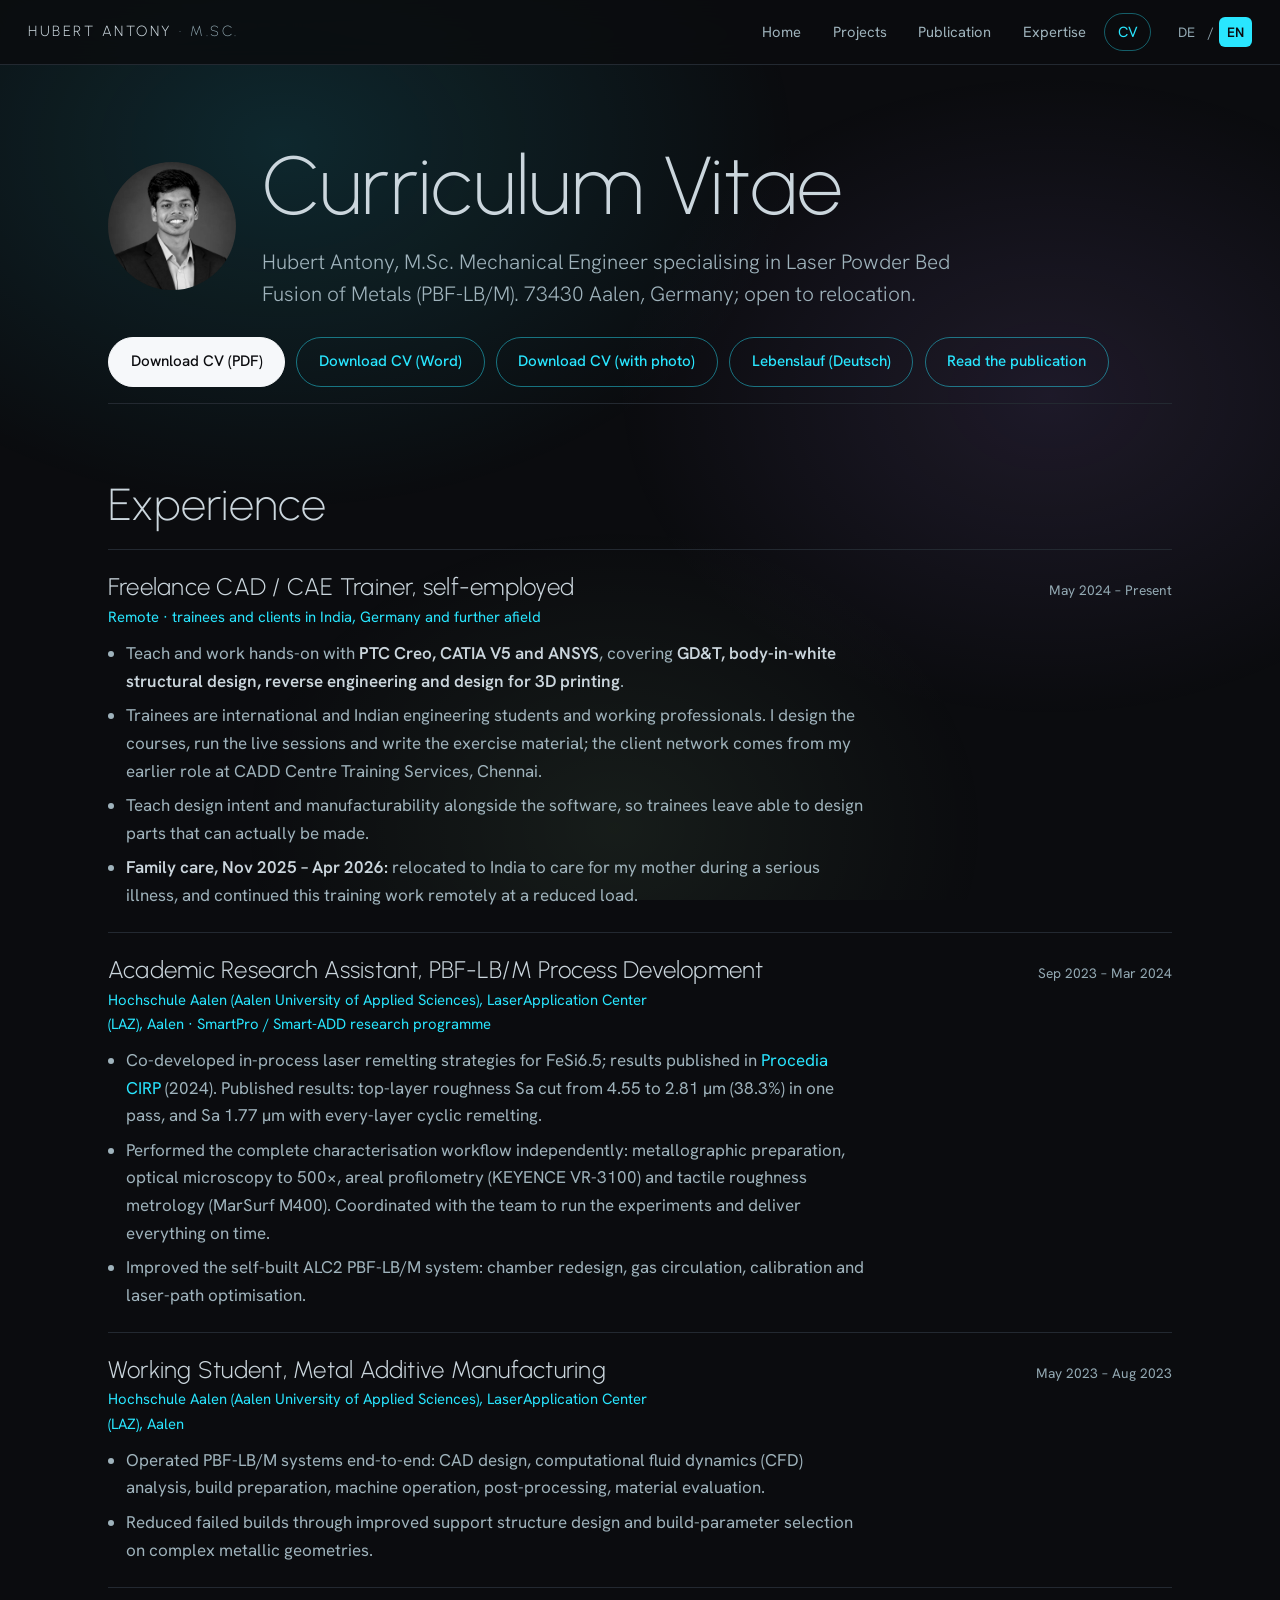
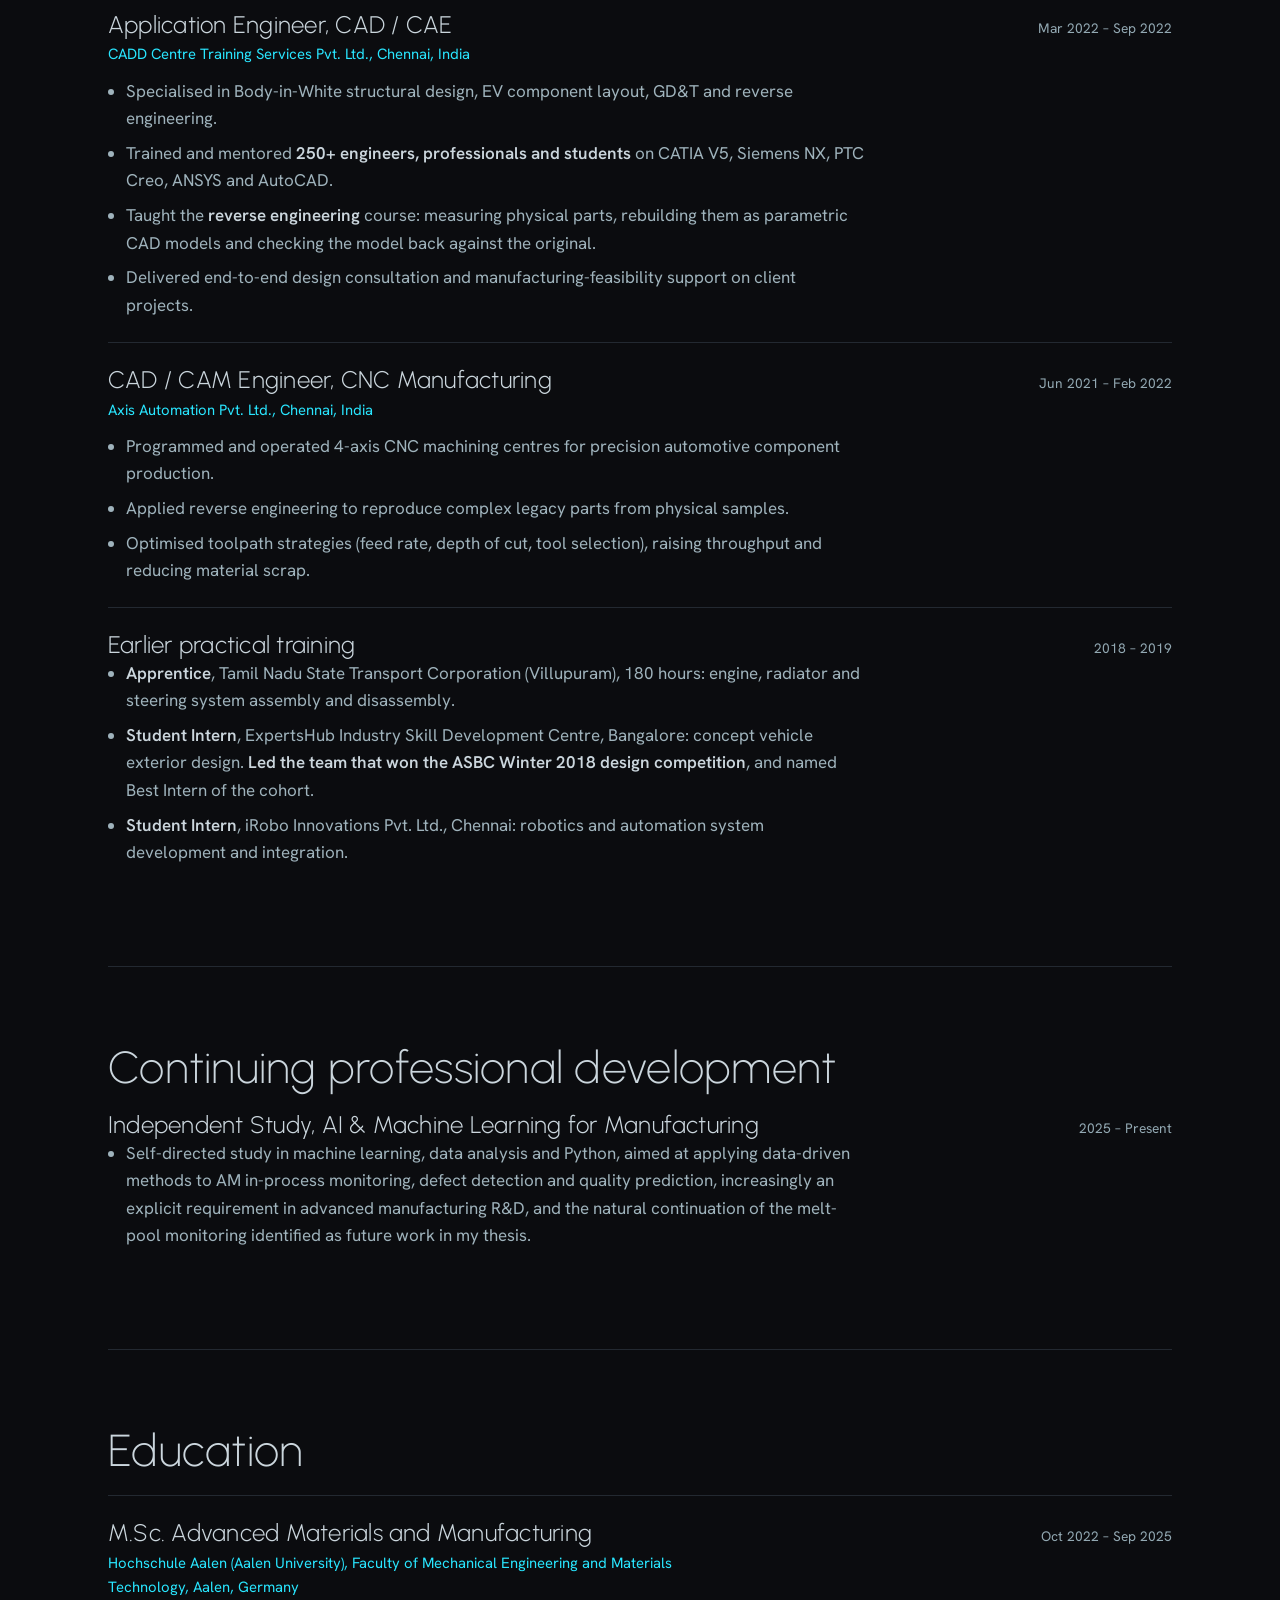
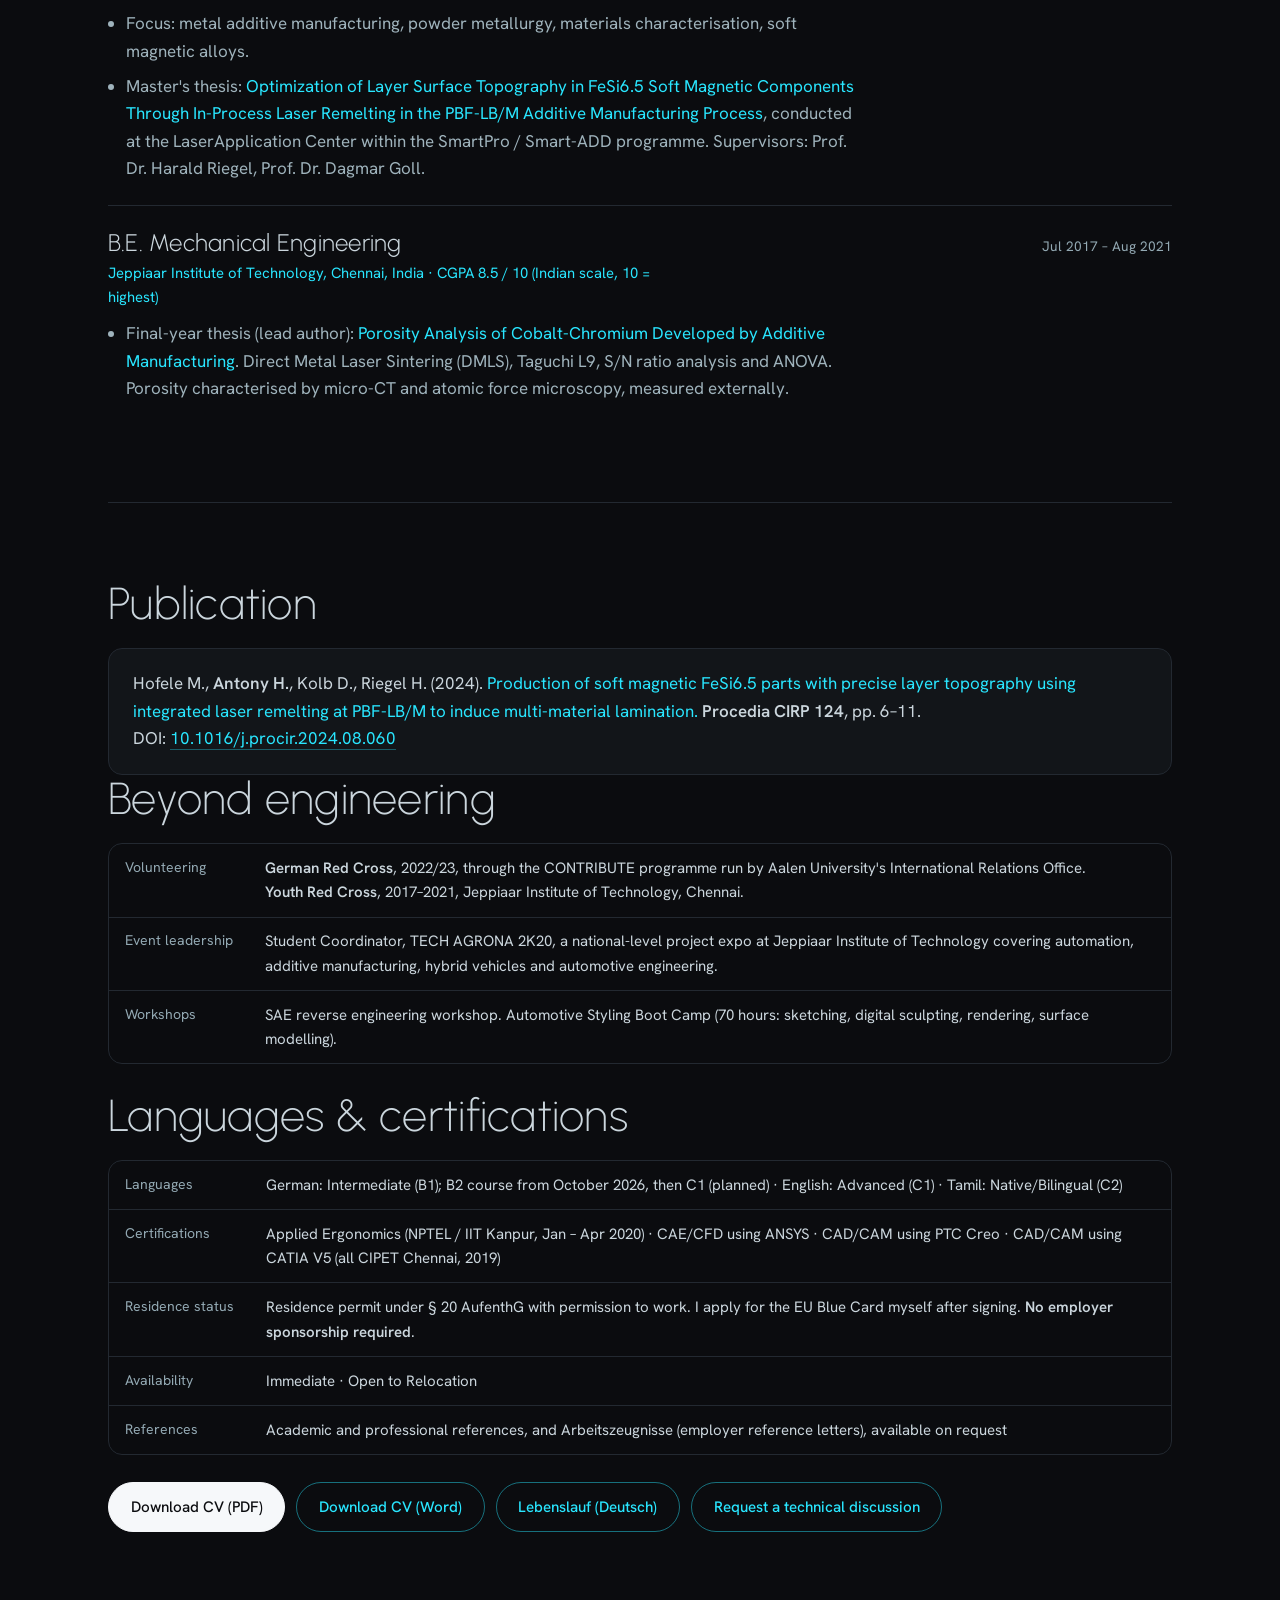
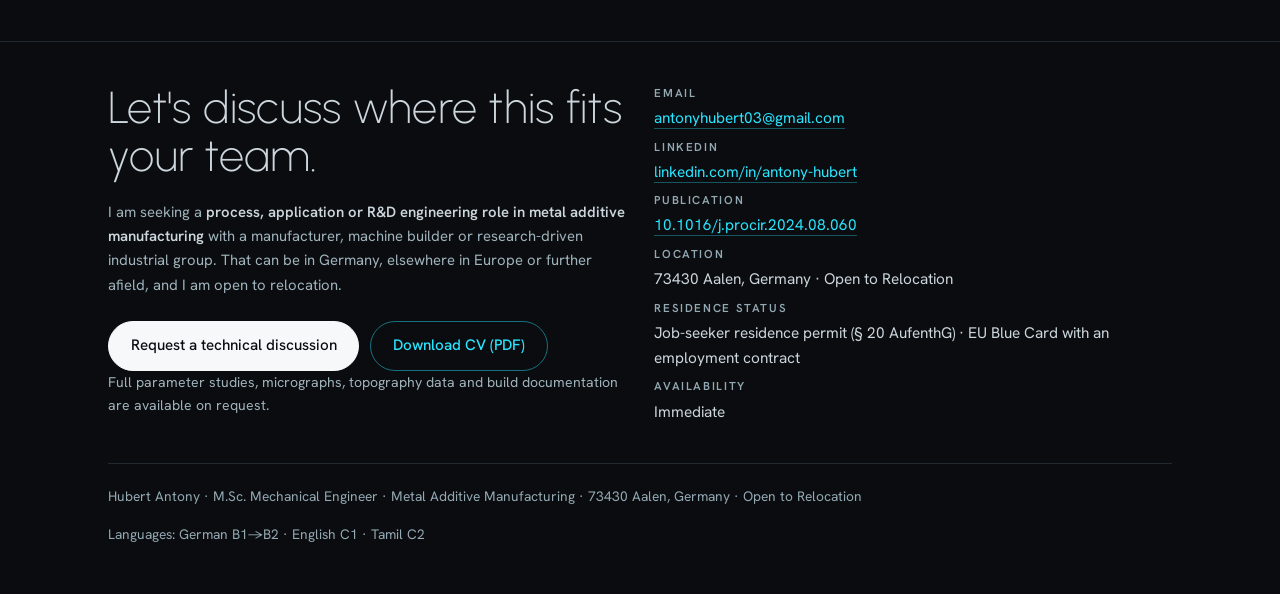
<file: cv.html>
<!doctype html>
<html lang="en">
<head>
<meta charset="utf-8">
<meta name="viewport" content="width=device-width, initial-scale=1">
<title>CV · Hubert Antony</title>
<meta name="description" content="Curriculum vitae: M.Sc. Advanced Materials and Manufacturing, Hochschule Aalen. Research assistant at the LaserApplication Center. Published in Procedia CIRP 2024.">
<link rel="canonical" href="https://ihubertt.github.io/antonyhubert.github.io/cv.html">
<link rel="icon" href="assets/icons/favicon.ico" sizes="any">
<link rel="icon" type="image/png" sizes="32x32" href="assets/icons/favicon-32.png">
<link rel="icon" type="image/png" sizes="192x192" href="assets/icons/icon-192.png">
<link rel="apple-touch-icon" href="assets/icons/apple-touch-icon.png">
<meta property="og:url" content="https://ihubertt.github.io/antonyhubert.github.io/cv.html">
<meta property="og:title" content="CV · Hubert Antony">
<meta property="og:description" content="M.Sc. Mechanical Engineer, metal additive manufacturing. Full curriculum vitae, downloadable as PDF in English and German.">
<meta property="og:type" content="profile">
<meta property="og:locale" content="en_GB">
<meta property="og:image" content="https://ihubertt.github.io/antonyhubert.github.io/assets/img/og-card.jpg">
<meta property="og:image:width" content="1200">
<meta property="og:image:height" content="630">
<meta property="og:image:alt" content="A mounted FeSi6.5 cross-section sample labelled Hubert, Exp. 6, held between finger and thumb">
<meta name="twitter:card" content="summary_large_image">
<link rel="alternate" hreflang="de" href="https://ihubertt.github.io/antonyhubert.github.io/de/cv.html">
<link rel="alternate" hreflang="en" href="https://ihubertt.github.io/antonyhubert.github.io/cv.html">
<link rel="preconnect" href="https://fonts.googleapis.com">
<link rel="preconnect" href="https://fonts.gstatic.com" crossorigin>
<link href="https://fonts.googleapis.com/css2?family=Urbanist:wght@200;300;400&family=Hanken+Grotesk:wght@300;400;500;600&display=swap" rel="stylesheet">
<script>document.documentElement.className+=" js";</script>
<link rel="stylesheet" href="css/style.css?v=17">
</head>
<body>
<a class="skip" href="#main">Skip to content</a>

<header class="site-head">
  <div class="wrap-wide">
    <a class="brand" href="index.html">Hubert Antony <span>· M.Sc.</span></a>
    <nav class="nav" aria-label="Main">
      <a href="index.html">Home</a>
      <a href="projects.html">Projects</a>
      <a href="research.html">Publication</a>
      <a href="expertise.html">Expertise</a>
      <a href="cv.html" aria-current="page">CV</a>
    </nav>
      <span class="lang">
        <a href="de/cv.html" hreflang="de" title="Diese Seite auf Deutsch">DE</a><span class="lang-sep">/</span><a href="cv.html" hreflang="en" aria-current="true">EN</a>
      </span>
  </div>
</header>

<main id="main">
  <div class="wrap">

    <section class="section" style="border:0;padding-bottom:1rem">
      <div class="cv-head">
        <img class="avatar" fetchpriority="high" decoding="async" src="assets/img/portrait-square-v3.webp" alt="Portrait photograph of Hubert Antony" width="600" height="600">
        <div>
          <h1 style="margin-bottom:.2em">Curriculum Vitae</h1>
          <p class="lede" style="margin-bottom:0">Hubert Antony, M.Sc. Mechanical Engineer specialising in Laser Powder Bed Fusion of Metals (PBF-LB/M). 73430 Aalen, Germany; open to relocation.</p>
        </div>
      </div>
      <div class="btn-row">
        <a class="btn" href="assets/Hubert_Antony_CV_2026.pdf?v=17">Download CV (PDF)</a>
        <a class="btn ghost" href="assets/Hubert_Antony_CV_2026.docx?v=17">Download CV (Word)</a>
        <a class="btn ghost" href="assets/Hubert_Antony_CV_2026_Photo.pdf?v=17">Download CV (with photo)</a>
        <a class="btn ghost" href="assets/Hubert_Antony_Lebenslauf_2026.pdf?v=17">Lebenslauf (Deutsch)</a>
        <a class="btn ghost" href="https://doi.org/10.1016/j.procir.2024.08.060">Read the publication</a>
      </div>
    </section>

    <section class="section reveal">
      <h2>Experience</h2>

      <div class="entry">
        <div class="entry-head">
          <h3>Freelance CAD / CAE Trainer, self-employed</h3>
          <span class="when">May 2024 – Present</span>
        </div>
        <p class="where">Remote · trainees and clients in India, Germany and further afield</p>
        <ul>
          <li>Teach and work hands-on with <strong>PTC Creo, CATIA V5 and ANSYS</strong>, covering <strong>GD&amp;T, body-in-white structural design, reverse engineering and design for 3D printing</strong>.</li>
          <li>Trainees are international and Indian engineering students and working professionals. I design the courses, run the live sessions and write the exercise material; the client network comes from my earlier role at CADD Centre Training Services, Chennai.</li>
          <li>Teach design intent and manufacturability alongside the software, so trainees leave able to design parts that can actually be made.</li>
          <li><strong>Family care, Nov 2025 – Apr 2026:</strong> relocated to India to care for my mother during a serious illness, and continued this training work remotely at a reduced load.</li>
        </ul>
      </div>

      <div class="entry">
        <div class="entry-head">
          <h3>Academic Research Assistant, PBF-LB/M Process Development</h3>
          <span class="when">Sep 2023 – Mar 2024</span>
        </div>
        <p class="where">Hochschule Aalen (Aalen University of Applied Sciences), LaserApplication Center (LAZ), Aalen · SmartPro / Smart-ADD research programme</p>
        <ul>
          <li>Co-developed in-process laser remelting strategies for FeSi6.5; results published in <em>Procedia CIRP</em> (2024). Published results: top-layer roughness Sa cut from 4.55 to 2.81 µm (38.3%) in one pass, and Sa 1.77 µm with every-layer cyclic remelting.</li>
          <li>Performed the complete characterisation workflow independently: metallographic preparation, optical microscopy to 500×, areal profilometry (KEYENCE VR-3100) and tactile roughness metrology (MarSurf M400). Coordinated with the team to run the experiments and deliver everything on time.</li>
          <li>Improved the self-built ALC2 PBF-LB/M system: chamber redesign, gas circulation, calibration and laser-path optimisation.</li>
          
        </ul>
      </div>

      <div class="entry">
        <div class="entry-head">
          <h3>Working Student, Metal Additive Manufacturing</h3>
          <span class="when">May 2023 – Aug 2023</span>
        </div>
        <p class="where">Hochschule Aalen (Aalen University of Applied Sciences), LaserApplication Center (LAZ), Aalen</p>
        <ul>
          <li>Operated PBF-LB/M systems end-to-end: CAD design, computational fluid dynamics (CFD) analysis, build preparation, machine operation, post-processing, material evaluation.</li>
          <li>Reduced failed builds through improved support structure design and build-parameter selection on complex metallic geometries.</li>
        </ul>
      </div>

      <div class="entry">
        <div class="entry-head">
          <h3>Application Engineer, CAD / CAE</h3>
          <span class="when">Mar 2022 – Sep 2022</span>
        </div>
        <p class="where">CADD Centre Training Services Pvt. Ltd., Chennai, India</p>
        <ul>
          <li>Specialised in Body-in-White structural design, EV component layout, GD&amp;T and reverse engineering.</li>
          <li>Trained and mentored <strong>250+ engineers, professionals and students</strong> on CATIA V5, Siemens NX, PTC Creo, ANSYS and AutoCAD.</li>
          <li>Taught the <strong>reverse engineering</strong> course: measuring physical parts, rebuilding them as parametric CAD models and checking the model back against the original.</li>
          <li>Delivered end-to-end design consultation and manufacturing-feasibility support on client projects.</li>
        </ul>
      </div>

      <div class="entry">
        <div class="entry-head">
          <h3>CAD / CAM Engineer, CNC Manufacturing</h3>
          <span class="when">Jun 2021 – Feb 2022</span>
        </div>
        <p class="where">Axis Automation Pvt. Ltd., Chennai, India</p>
        <ul>
          <li>Programmed and operated 4-axis CNC machining centres for precision automotive component production.</li>
          <li>Applied reverse engineering to reproduce complex legacy parts from physical samples.</li>
          <li>Optimised toolpath strategies (feed rate, depth of cut, tool selection), raising throughput and reducing material scrap.</li>
        </ul>
      </div>

      <div class="entry">
        <div class="entry-head">
          <h3>Earlier practical training</h3>
          <span class="when">2018 – 2019</span>
        </div>
        <ul>
          <li><strong>Apprentice</strong>, Tamil Nadu State Transport Corporation (Villupuram), 180 hours: engine, radiator and steering system assembly and disassembly.</li>
          <li><strong>Student Intern</strong>, ExpertsHub Industry Skill Development Centre, Bangalore: concept vehicle exterior design. <strong>Led the team that won the ASBC Winter 2018 design competition</strong>, and named Best Intern of the cohort.</li>
          <li><strong>Student Intern</strong>, iRobo Innovations Pvt. Ltd., Chennai: robotics and automation system development and integration.</li>
        </ul>
      </div>
    </section>

    <section class="section reveal">
      <h2>Continuing professional development</h2>
      <div class="entry" style="border-top:0;padding-top:0">
        <div class="entry-head">
          <h3>Independent Study, AI &amp; Machine Learning for Manufacturing</h3>
          <span class="when">2025 – Present</span>
        </div>
        <ul>
          <li>Self-directed study in machine learning, data analysis and Python, aimed at applying data-driven methods to AM in-process monitoring, defect detection and quality prediction, increasingly an explicit requirement in advanced manufacturing R&amp;D, and the natural continuation of the melt-pool monitoring identified as future work in my thesis.</li>
        </ul>
      </div>
    </section>

    <section class="section reveal">
      <h2>Education</h2>

      <div class="entry">
        <div class="entry-head">
          <h3>M.Sc. Advanced Materials and Manufacturing</h3>
          <span class="when">Oct 2022 – Sep 2025</span>
        </div>
        <p class="where">Hochschule Aalen (Aalen University), Faculty of Mechanical Engineering and Materials Technology, Aalen, Germany</p>
        <ul>
          <li>Focus: metal additive manufacturing, powder metallurgy, materials characterisation, soft magnetic alloys.</li>
          <li>Master's thesis: <em>Optimization of Layer Surface Topography in FeSi6.5 Soft Magnetic Components Through In-Process Laser Remelting in the PBF-LB/M Additive Manufacturing Process</em>, conducted at the LaserApplication Center within the SmartPro / Smart-ADD programme. Supervisors: Prof. Dr. Harald Riegel, Prof. Dr. Dagmar Goll.</li>
        </ul>
      </div>

      <div class="entry">
        <div class="entry-head">
          <h3>B.E. Mechanical Engineering</h3>
          <span class="when">Jul 2017 – Aug 2021</span>
        </div>
        <p class="where">Jeppiaar Institute of Technology, Chennai, India · CGPA 8.5 / 10 (Indian scale, 10 = highest)</p>
        <ul>
          <li>Final-year thesis (lead author): <em>Porosity Analysis of Cobalt-Chromium Developed by Additive Manufacturing</em>. Direct Metal Laser Sintering (DMLS), Taguchi L9, S/N ratio analysis and ANOVA. Porosity characterised by micro-CT and atomic force microscopy, measured externally.</li>
        </ul>
      </div>
    </section>

    <section class="section reveal">
      <h2>Publication</h2>
      <div class="pub">
        Hofele M., <strong>Antony H.</strong>, Kolb D., Riegel H. (2024). <em>Production of soft magnetic FeSi6.5 parts with precise layer topography using integrated laser remelting at PBF-LB/M to induce multi-material lamination.</em> <strong>Procedia CIRP 124</strong>, pp. 6–11.
        <br>DOI: <a href="https://doi.org/10.1016/j.procir.2024.08.060">10.1016/j.procir.2024.08.060</a>
      </div>

      <h2>Beyond engineering</h2>
      <div class="table-wrap">
        <table class="t-key stack">
          <tbody>
            <tr><td data-label="Item">Volunteering</td><td data-label="Detail"><strong>German Red Cross</strong>, 2022/23, through the CONTRIBUTE programme run by Aalen University's International Relations Office.<br><strong>Youth Red Cross</strong>, 2017–2021, Jeppiaar Institute of Technology, Chennai.</td></tr>
            <tr><td data-label="Item">Event leadership</td><td data-label="Detail">Student Coordinator, TECH AGRONA 2K20, a national-level project expo at Jeppiaar Institute of Technology covering automation, additive manufacturing, hybrid vehicles and automotive engineering.</td></tr>
            <tr><td data-label="Item">Workshops</td><td data-label="Detail">SAE reverse engineering workshop. Automotive Styling Boot Camp (70 hours: sketching, digital sculpting, rendering, surface modelling).</td></tr>
          </tbody>
        </table>
      </div>

      <h2>Languages &amp; certifications</h2>
      <div class="table-wrap">
        <table class="t-key stack">
          <tbody>
            <tr><td data-label="Item">Languages</td><td data-label="Detail">German: Intermediate (B1); B2 course from October 2026, then C1 (planned) · English: Advanced (C1) · Tamil: Native/Bilingual (C2)</td></tr>
            <tr><td data-label="Item">Certifications</td><td data-label="Detail">Applied Ergonomics (NPTEL / IIT Kanpur, Jan&nbsp;– Apr&nbsp;2020) · CAE/CFD using ANSYS · CAD/CAM using PTC Creo · CAD/CAM using CATIA V5 (all CIPET Chennai, 2019)</td></tr>
            <tr><td data-label="Item">Residence status</td><td data-label="Detail">Residence permit under § 20 AufenthG with permission to work. I apply for the EU Blue Card myself after signing. <strong>No employer sponsorship required</strong>.</td></tr>
            <tr><td data-label="Item">Availability</td><td data-label="Detail">Immediate · Open to Relocation</td></tr>
            <tr><td data-label="Item">References</td><td data-label="Detail">Academic and professional references, and <span lang="de">Arbeitszeugnisse</span> (employer reference letters), available on request</td></tr>
          </tbody>
        </table>
      </div>

      <div class="btn-row">
        <a class="btn" href="assets/Hubert_Antony_CV_2026.pdf?v=17">Download CV (PDF)</a>
        <a class="btn ghost" href="assets/Hubert_Antony_CV_2026.docx?v=17">Download CV (Word)</a>
        <a class="btn ghost" href="assets/Hubert_Antony_Lebenslauf_2026.pdf?v=17">Lebenslauf (Deutsch)</a>
        <a class="btn ghost" href="mailto:antonyhubert03@gmail.com">Request a technical discussion</a>
      </div>
      </section>

  </div>
</main>

<footer class="site-foot">
  <div class="wrap">
    <div class="foot-grid">
      <div>
        <h2>Let's discuss where this fits your team.</h2>
        <p>I am seeking a <strong>process, application or R&amp;D engineering role in metal additive manufacturing</strong> with a manufacturer, machine builder or research-driven industrial group. That can be in Germany, elsewhere in Europe or further afield, and I am open to relocation.</p>
        <div class="btn-row">
          <a class="btn" href="mailto:antonyhubert03@gmail.com">Request a technical discussion</a>
          <a class="btn ghost" href="assets/Hubert_Antony_CV_2026.pdf?v=17">Download CV (PDF)</a>
        </div>
        <p class="small muted">Full parameter studies, micrographs, topography data and build documentation are available on request.</p>
      </div>
      <div>
        <ul class="contact-list">
          <li><span class="k">Email</span><span class="v"><a href="mailto:antonyhubert03@gmail.com">antonyhubert03@gmail.com</a></span></li>
          <li><span class="k">LinkedIn</span><span class="v"><a href="https://www.linkedin.com/in/antony-hubert" rel="me">linkedin.com/in/antony-hubert</a></span></li>
          <li><span class="k">Publication</span><span class="v"><a href="https://doi.org/10.1016/j.procir.2024.08.060">10.1016/j.procir.2024.08.060</a></span></li>
          <li><span class="k">Location</span><span class="v">73430 Aalen, Germany · Open to Relocation</span></li>
          <li><span class="k">Residence status</span><span class="v">Job-seeker residence permit (§ 20 AufenthG) · EU Blue Card with an employment contract</span></li>
          <li><span class="k">Availability</span><span class="v">Immediate</span></li>
        </ul>
      </div>
    </div>
    <div class="colophon">
      <span>Hubert Antony · M.Sc. Mechanical Engineer · Metal Additive Manufacturing · 73430 Aalen, Germany · Open to Relocation</span>
      <span>Languages: German B1→B2 · English C1 · Tamil C2</span>
    </div>
  </div>
</footer>

<script src="js/site.js?v=17"></script>
</body>
</html>
</file>
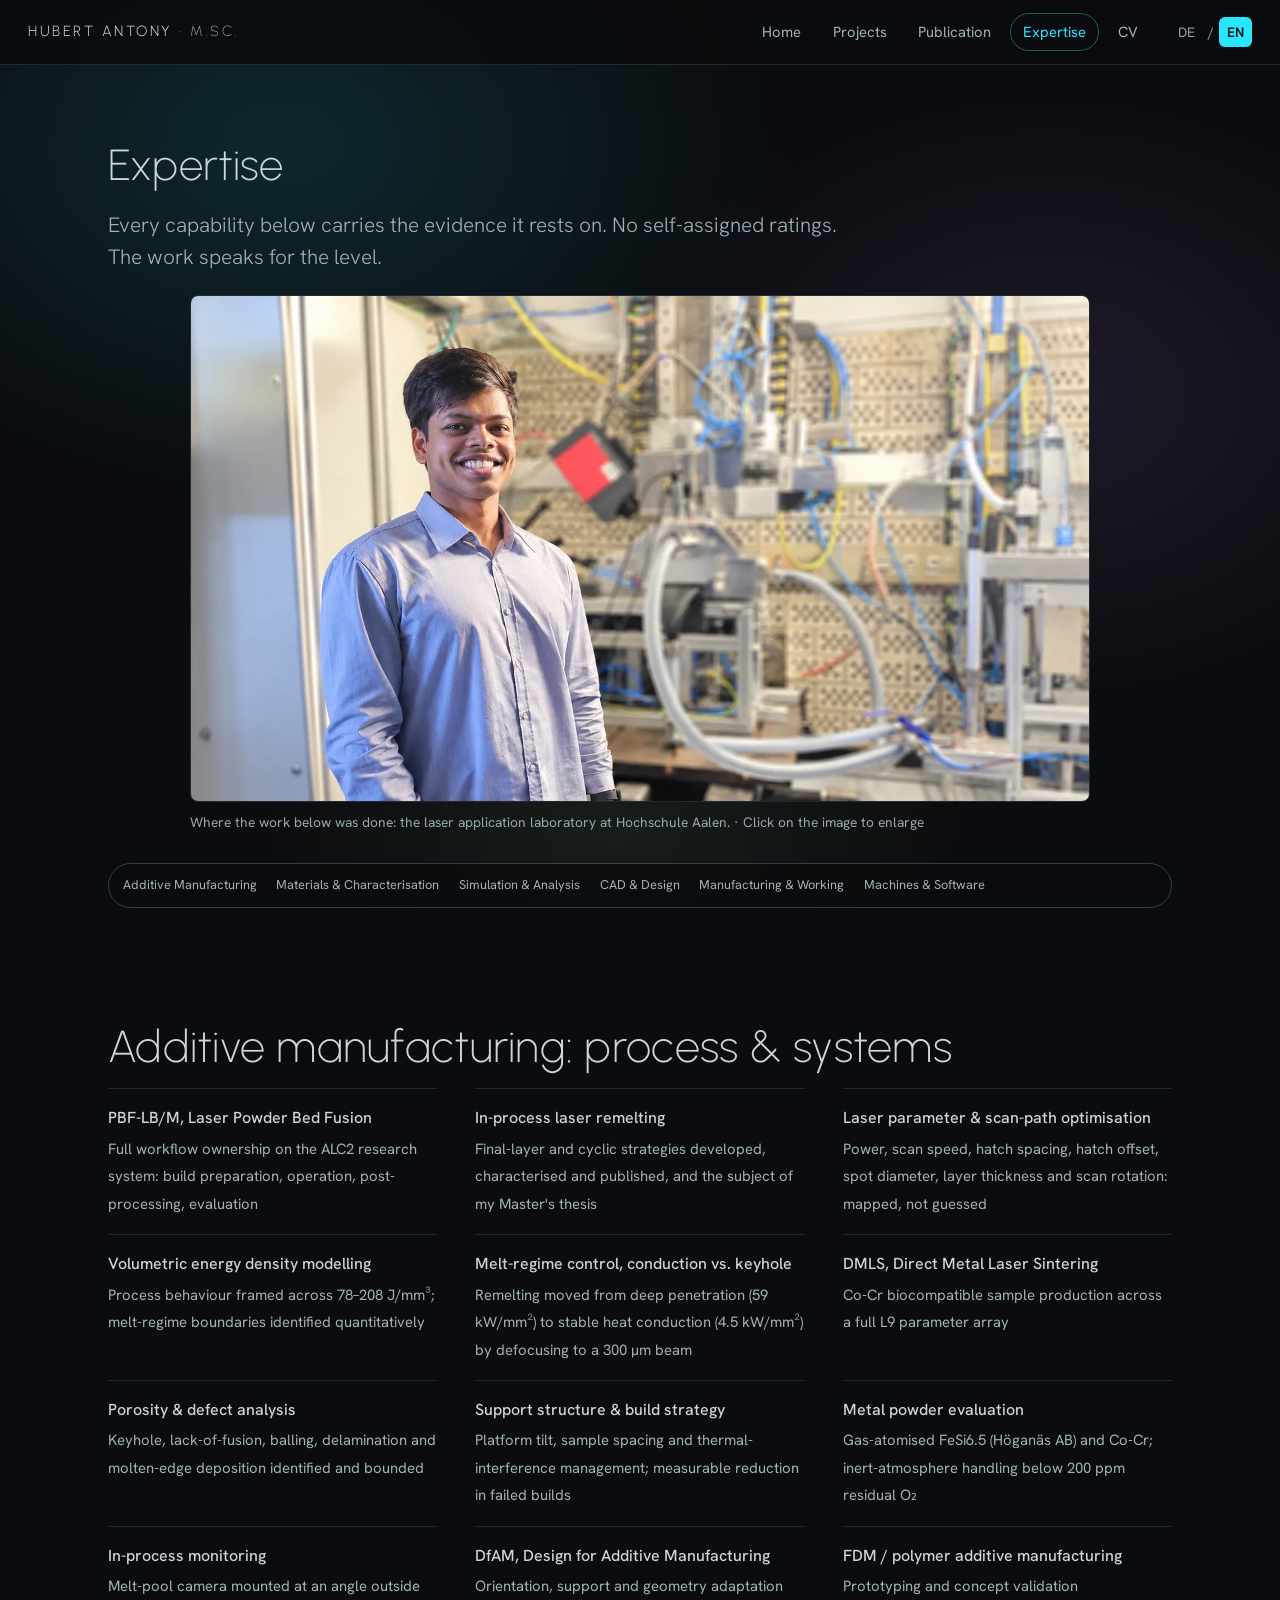
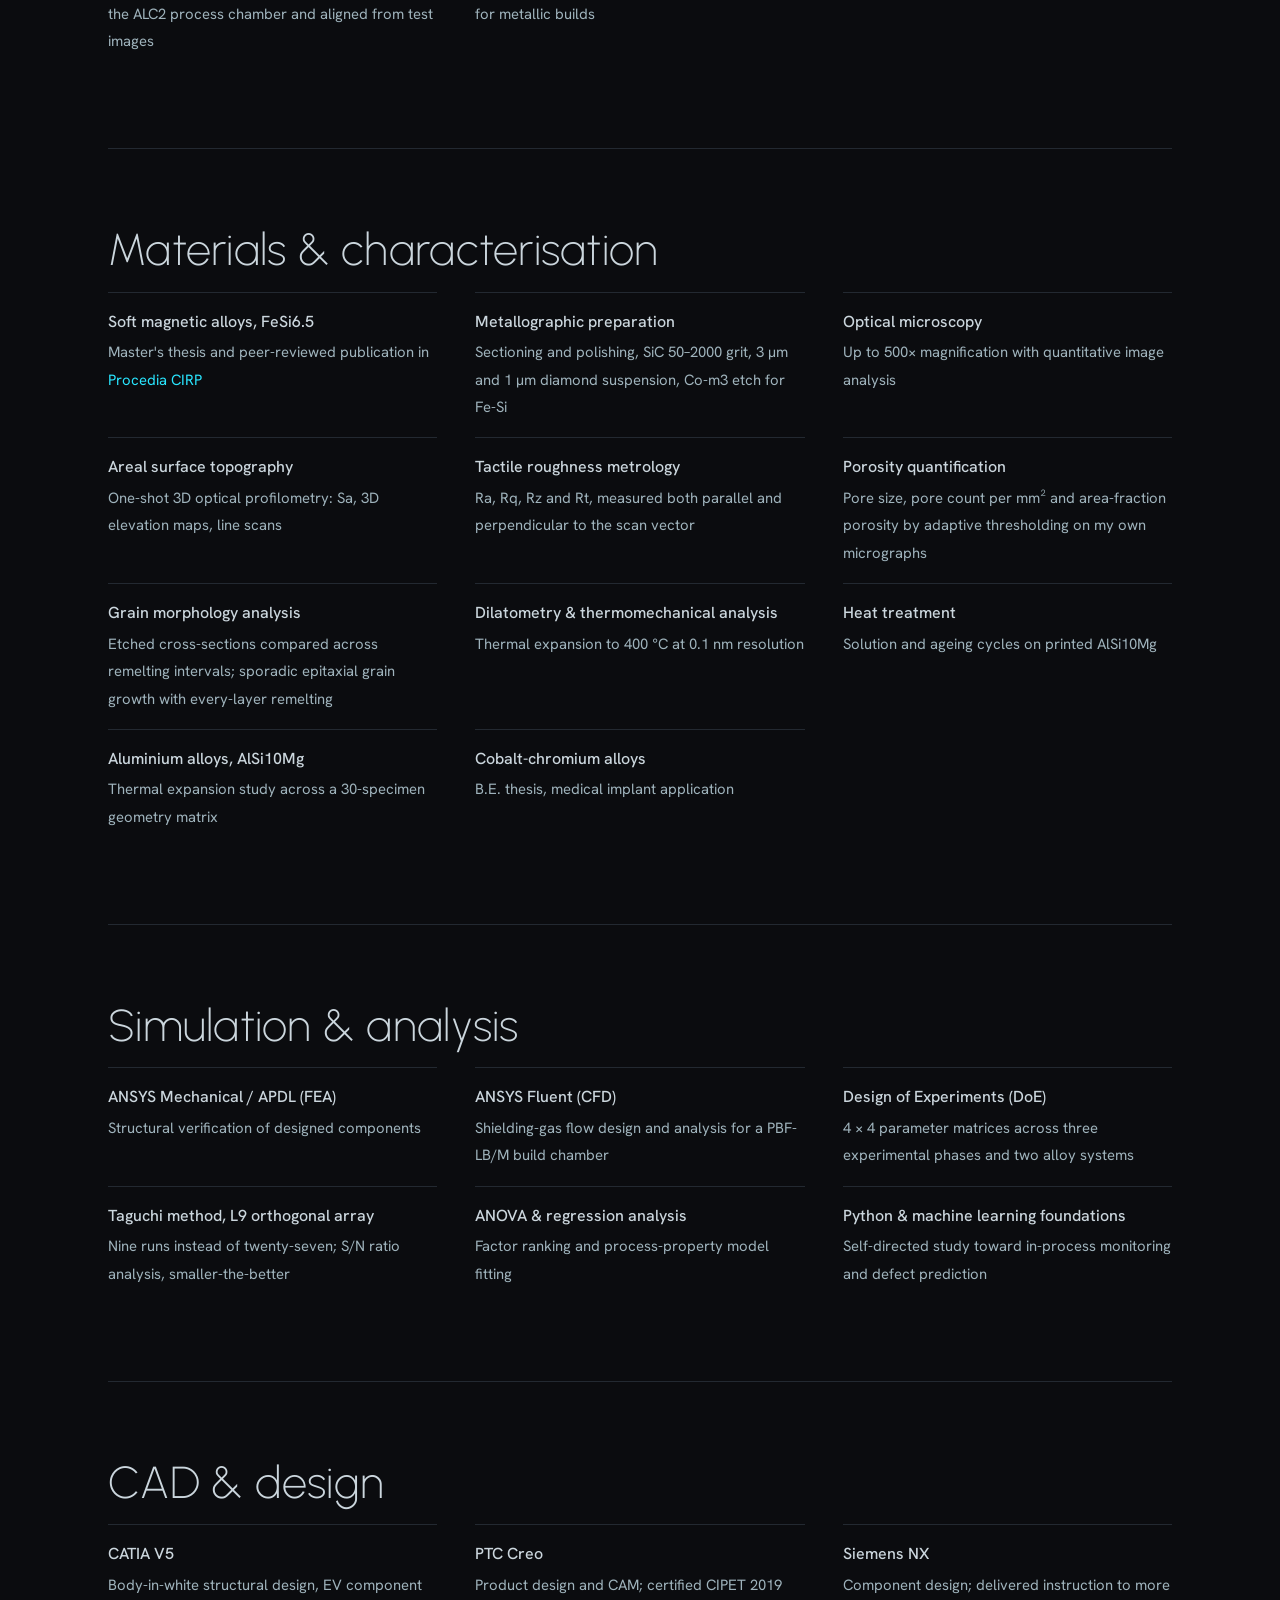
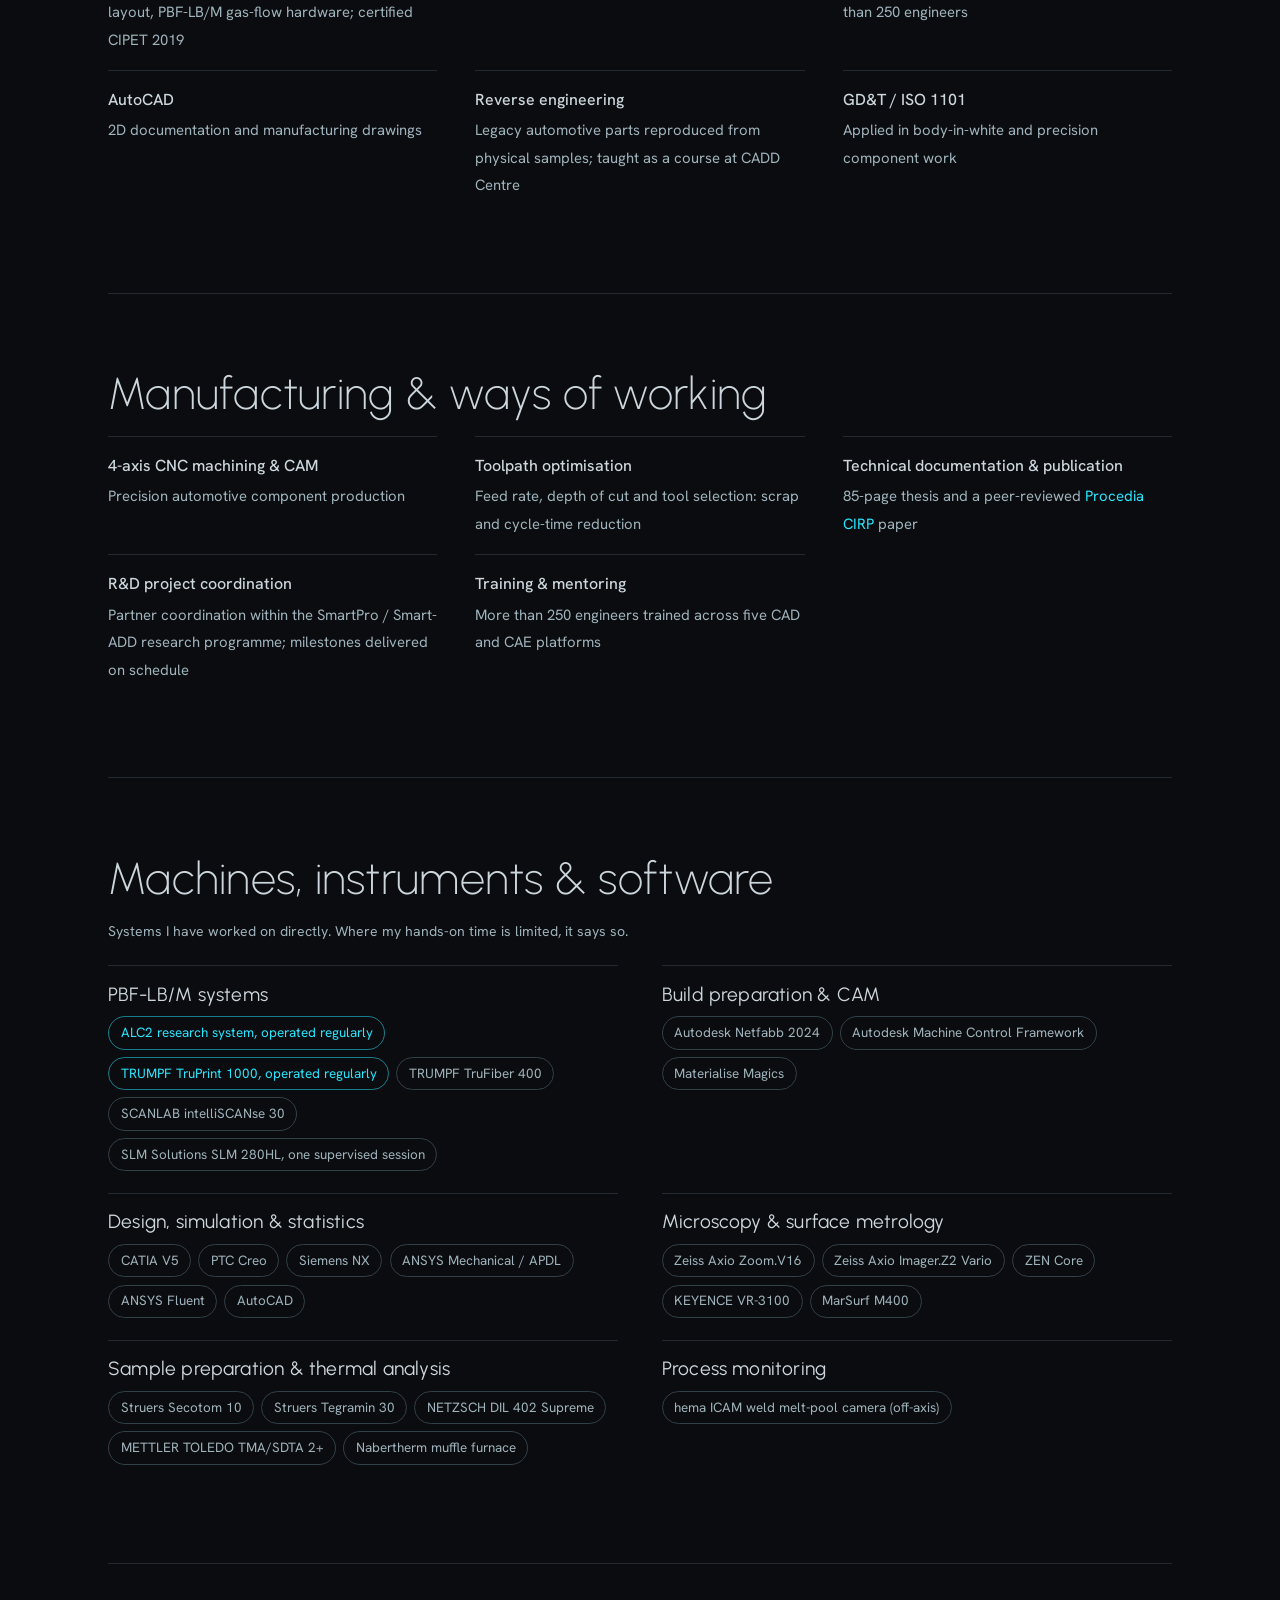
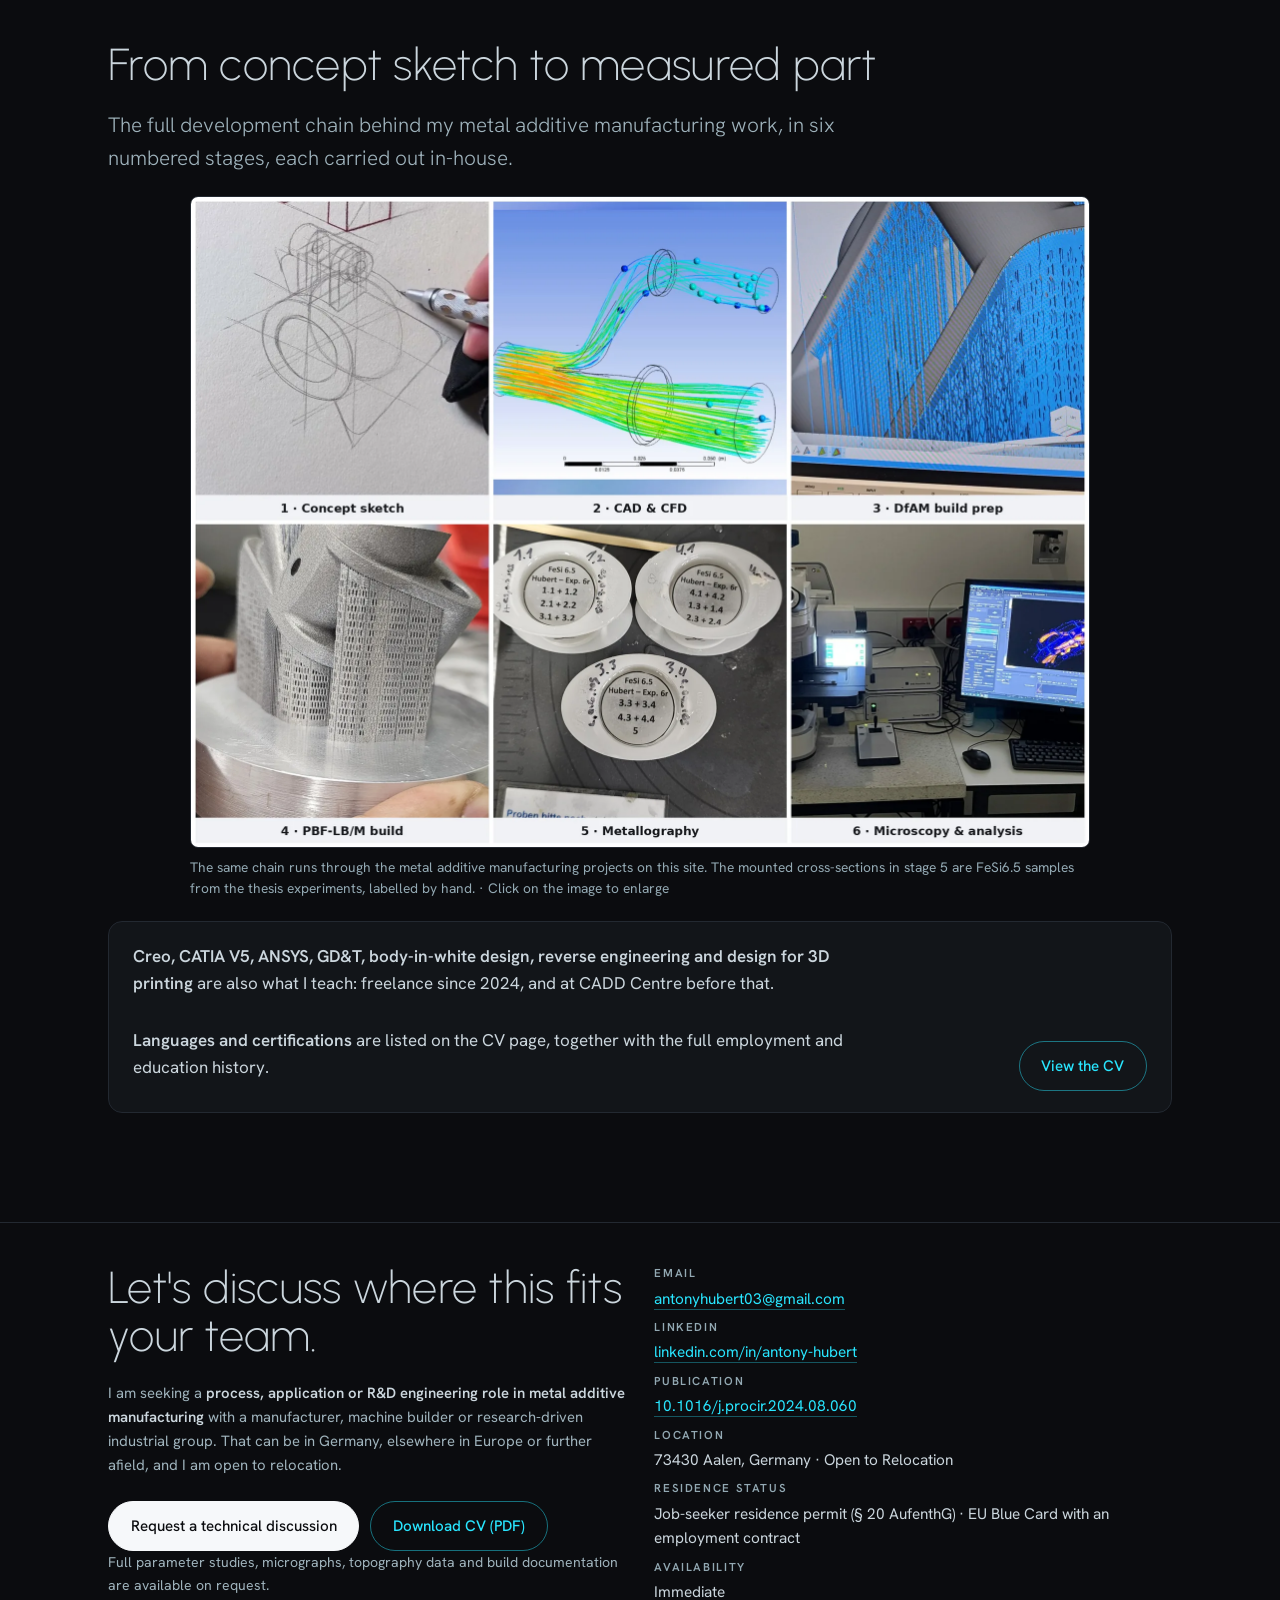
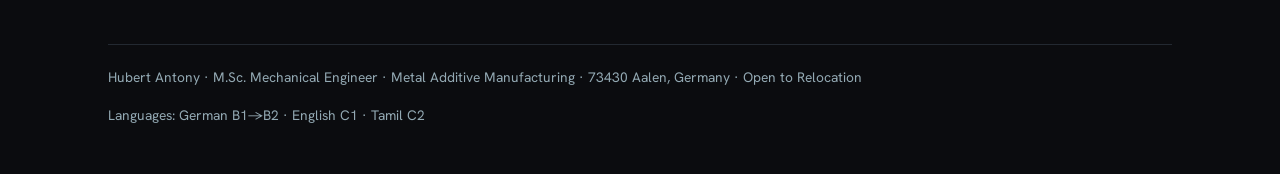
<file: expertise.html>
<!doctype html>
<html lang="en">
<head>
<meta charset="utf-8">
<meta name="viewport" content="width=device-width, initial-scale=1">
<title>Expertise · Hubert Antony</title>
<meta name="description" content="Competency matrix: PBF-LB/M process engineering, materials characterisation, ANSYS CFD and FEA, CATIA V5, Siemens NX, PTC Creo, Taguchi DoE, 4-axis CNC.">
<link rel="canonical" href="https://ihubertt.github.io/antonyhubert.github.io/expertise.html">
<link rel="icon" href="assets/icons/favicon.ico" sizes="any">
<link rel="icon" type="image/png" sizes="32x32" href="assets/icons/favicon-32.png">
<link rel="icon" type="image/png" sizes="192x192" href="assets/icons/icon-192.png">
<link rel="apple-touch-icon" href="assets/icons/apple-touch-icon.png">
<meta property="og:url" content="https://ihubertt.github.io/antonyhubert.github.io/expertise.html">
<meta property="og:title" content="Expertise · Hubert Antony">
<meta property="og:description" content="Capabilities with the evidence behind each one: PBF-LB/M process engineering, materials characterisation, ANSYS CFD and FEA, CATIA V5, Siemens NX, Taguchi DoE, 4-axis CNC.">
<meta property="og:type" content="profile">
<meta property="og:locale" content="en_GB">
<meta property="og:image" content="https://ihubertt.github.io/antonyhubert.github.io/assets/img/og-card.jpg">
<meta property="og:image:width" content="1200">
<meta property="og:image:height" content="630">
<meta property="og:image:alt" content="A mounted FeSi6.5 cross-section sample labelled Hubert, Exp. 6, held between finger and thumb">
<meta name="twitter:card" content="summary_large_image">
<link rel="preconnect" href="https://fonts.googleapis.com">
<link rel="preconnect" href="https://fonts.gstatic.com" crossorigin>
<link href="https://fonts.googleapis.com/css2?family=Urbanist:wght@200;300;400&family=Hanken+Grotesk:wght@300;400;500;600&display=swap" rel="stylesheet">
<script>document.documentElement.className+=" js";</script>
<link rel="stylesheet" href="css/style.css?v=17">
</head>
<body>
<a class="skip" href="#main">Skip to content</a>

<header class="site-head">
  <div class="wrap-wide">
    <a class="brand" href="index.html">Hubert Antony <span>· M.Sc.</span></a>
    <nav class="nav" aria-label="Main">
      <a href="index.html">Home</a>
      <a href="projects.html">Projects</a>
      <a href="research.html">Publication</a>
      <a href="expertise.html" aria-current="page">Expertise</a>
      <a href="cv.html">CV</a>
    </nav>
      <span class="lang">
        <a href="de/index.html" hreflang="de" title="Diese Seite auf Deutsch">DE</a><span class="lang-sep">/</span><a href="expertise.html" hreflang="en" aria-current="true">EN</a>
      </span>
  </div>
</header>

<main id="main">
  <div class="wrap">

    <section class="section" style="border:0;padding-bottom:.5rem">
      <h1>Expertise</h1>
      <p class="lede">Every capability below carries the evidence it rests on. No self-assigned ratings. The work speaks for the level.</p>
      <figure data-slot="PHOTO-LAB" class="wide capped">
        <img fetchpriority="high" decoding="async" src="assets/img/lab-engineer.webp" alt="Hubert Antony standing in the laser application laboratory beside the PBF-LB/M research system" width="1600" height="900">
        <figcaption>Where the work below was done: the laser application laboratory at Hochschule Aalen.</figcaption>
      </figure>
    </section>

    <nav class="subnav" aria-label="Expertise sections">
      <ul>
        <li><a href="#am">Additive Manufacturing</a></li>
        <li><a href="#materials">Materials &amp; Characterisation</a></li>
        <li><a href="#simulation">Simulation &amp; Analysis</a></li>
        <li><a href="#cad">CAD &amp; Design</a></li>
        <li><a href="#manufacturing">Manufacturing &amp; Working</a></li>
        <li><a href="#tools">Machines &amp; Software</a></li>
      </ul>
    </nav>

    <section class="section skills-sec reveal" id="am" style="border:0">
      <h2>Additive manufacturing: process &amp; systems</h2>
      <div class="skills">
          <div class="skill key"><b>PBF-LB/M, Laser Powder Bed Fusion</b><span>Full workflow ownership on the ALC2 research system: build preparation, operation, post-processing, evaluation</span></div>
          <div class="skill key"><b>In-process laser remelting</b><span>Final-layer and cyclic strategies developed, characterised and published, and the subject of my Master's thesis</span></div>
          <div class="skill"><b>Laser parameter &amp; scan-path optimisation</b><span>Power, scan speed, hatch spacing, hatch offset, spot diameter, layer thickness and scan rotation: mapped, not guessed</span></div>
          <div class="skill"><b>Volumetric energy density modelling</b><span>Process behaviour framed across 78–208 J/mm³; melt-regime boundaries identified quantitatively</span></div>
          <div class="skill"><b>Melt-regime control, conduction vs. keyhole</b><span>Remelting moved from deep penetration (59 kW/mm²) to stable heat conduction (4.5 kW/mm²) by defocusing to a 300 µm beam</span></div>
          <div class="skill"><b>DMLS, Direct Metal Laser Sintering</b><span>Co-Cr biocompatible sample production across a full L9 parameter array</span></div>
          <div class="skill"><b>Porosity &amp; defect analysis</b><span>Keyhole, lack-of-fusion, balling, delamination and molten-edge deposition identified and bounded</span></div>
          <div class="skill"><b>Support structure &amp; build strategy</b><span>Platform tilt, sample spacing and thermal-interference management; measurable reduction in failed builds</span></div>
          <div class="skill"><b>Metal powder evaluation</b><span>Gas-atomised FeSi6.5 (Höganäs AB) and Co-Cr; inert-atmosphere handling below 200 ppm residual O₂</span></div>
          <div class="skill"><b>In-process monitoring</b><span>Melt-pool camera mounted at an angle outside the ALC2 process chamber and aligned from test images</span></div>
          <div class="skill"><b>DfAM, Design for Additive Manufacturing</b><span>Orientation, support and geometry adaptation for metallic builds</span></div>
          <div class="skill"><b>FDM / polymer additive manufacturing</b><span>Prototyping and concept validation</span></div>
      </div>
    </section>

    <section class="section skills-sec reveal" id="materials">
      <h2>Materials &amp; characterisation</h2>
      <div class="skills">
          <div class="skill key"><b>Soft magnetic alloys, FeSi6.5</b><span>Master's thesis and peer-reviewed publication in <em>Procedia CIRP</em></span></div>
          <div class="skill"><b>Metallographic preparation</b><span>Sectioning and polishing, SiC 50–2000 grit, 3 µm and 1 µm diamond suspension, Co-m3 etch for Fe-Si</span></div>
          <div class="skill"><b>Optical microscopy</b><span>Up to 500× magnification with quantitative image analysis</span></div>
          <div class="skill"><b>Areal surface topography</b><span>One-shot 3D optical profilometry: Sa, 3D elevation maps, line scans</span></div>
          <div class="skill"><b>Tactile roughness metrology</b><span>Ra, Rq, Rz and Rt, measured both parallel and perpendicular to the scan vector</span></div>
          <div class="skill"><b>Porosity quantification</b><span>Pore size, pore count per mm² and area-fraction porosity by adaptive thresholding on my own micrographs</span></div>
          <div class="skill"><b>Grain morphology analysis</b><span>Etched cross-sections compared across remelting intervals; sporadic epitaxial grain growth with every-layer remelting</span></div>
          <div class="skill"><b>Dilatometry &amp; thermomechanical analysis</b><span>Thermal expansion to 400 °C at 0.1 nm resolution</span></div>
          <div class="skill"><b>Heat treatment</b><span>Solution and ageing cycles on printed AlSi10Mg</span></div>
          <div class="skill"><b>Aluminium alloys, AlSi10Mg</b><span>Thermal expansion study across a 30-specimen geometry matrix</span></div>
          <div class="skill"><b>Cobalt-chromium alloys</b><span>B.E. thesis, medical implant application</span></div>
      </div>
    </section>

    <section class="section skills-sec reveal" id="simulation">
      <h2>Simulation &amp; analysis</h2>
      <div class="skills">
          <div class="skill"><b>ANSYS Mechanical / APDL (FEA)</b><span>Structural verification of designed components</span></div>
          <div class="skill"><b>ANSYS Fluent (CFD)</b><span>Shielding-gas flow design and analysis for a PBF-LB/M build chamber</span></div>
          <div class="skill"><b>Design of Experiments (DoE)</b><span>4 × 4 parameter matrices across three experimental phases and two alloy systems</span></div>
          <div class="skill"><b>Taguchi method, L9 orthogonal array</b><span>Nine runs instead of twenty-seven; S/N ratio analysis, smaller-the-better</span></div>
          <div class="skill"><b>ANOVA &amp; regression analysis</b><span>Factor ranking and process-property model fitting</span></div>
          <div class="skill"><b>Python &amp; machine learning foundations</b><span>Self-directed study toward in-process monitoring and defect prediction</span></div>
      </div>
    </section>

    <section class="section skills-sec reveal" id="cad">
      <h2>CAD &amp; design</h2>
      <div class="skills">
          <div class="skill"><b>CATIA V5</b><span>Body-in-white structural design, EV component layout, PBF-LB/M gas-flow hardware; certified CIPET 2019</span></div>
          <div class="skill"><b>PTC Creo</b><span>Product design and CAM; certified CIPET 2019</span></div>
          <div class="skill"><b>Siemens NX</b><span>Component design; delivered instruction to more than 250 engineers</span></div>
          <div class="skill"><b>AutoCAD</b><span>2D documentation and manufacturing drawings</span></div>
          <div class="skill"><b>Reverse engineering</b><span>Legacy automotive parts reproduced from physical samples; taught as a course at CADD Centre</span></div>
          <div class="skill"><b>GD&amp;T / ISO 1101</b><span>Applied in body-in-white and precision component work</span></div>
      </div>
    </section>

    <section class="section skills-sec reveal" id="manufacturing">
      <h2>Manufacturing &amp; ways of working</h2>
      <div class="skills">
          <div class="skill"><b>4-axis CNC machining &amp; CAM</b><span>Precision automotive component production</span></div>
          <div class="skill"><b>Toolpath optimisation</b><span>Feed rate, depth of cut and tool selection: scrap and cycle-time reduction</span></div>
          <div class="skill"><b>Technical documentation &amp; publication</b><span>85-page thesis and a peer-reviewed <em>Procedia CIRP</em> paper</span></div>
          <div class="skill"><b>R&amp;D project coordination</b><span>Partner coordination within the SmartPro / Smart-ADD research programme; milestones delivered on schedule</span></div>
          <div class="skill"><b>Training &amp; mentoring</b><span>More than 250 engineers trained across five CAD and CAE platforms</span></div>
      </div>
    </section>

    <section class="section skills-sec reveal" id="tools">
      <h2>Machines, instruments &amp; software</h2>
      <p class="muted small">Systems I have worked on directly. Where my hands-on time is limited, it says so.</p>
      <div class="chipset-grid">
      <div class="chipset">
        <h3>PBF-LB/M systems</h3>
        <ul class="chips">
          <li class="hl">ALC2 research system, operated regularly</li>
          <li class="hl">TRUMPF TruPrint 1000, operated regularly</li>
          <li>TRUMPF TruFiber 400</li>
          <li>SCANLAB intelliSCANse 30</li>
          <li>SLM Solutions SLM 280HL, one supervised session</li>
        </ul>
      </div>
      <div class="chipset">
        <h3>Build preparation &amp; CAM</h3>
        <ul class="chips">
          <li>Autodesk Netfabb 2024</li>
          <li>Autodesk Machine Control Framework</li>
          <li>Materialise Magics</li>
        </ul>
      </div>
      <div class="chipset">
        <h3>Design, simulation &amp; statistics</h3>
        <ul class="chips">
          <li>CATIA V5</li>
          <li>PTC Creo</li>
          <li>Siemens NX</li>
          <li>ANSYS Mechanical / APDL</li>
          <li>ANSYS Fluent</li>
          <li>AutoCAD</li>
        </ul>
      </div>
      <div class="chipset">
        <h3>Microscopy &amp; surface metrology</h3>
        <ul class="chips">
          <li>Zeiss Axio Zoom.V16</li>
          <li>Zeiss Axio Imager.Z2 Vario</li>
          <li>ZEN Core</li>
          <li>KEYENCE VR-3100</li>
          <li>MarSurf M400</li>
        </ul>
      </div>
      <div class="chipset">
        <h3>Sample preparation &amp; thermal analysis</h3>
        <ul class="chips">
          <li>Struers Secotom 10</li>
          <li>Struers Tegramin 30</li>
          <li>NETZSCH DIL 402 Supreme</li>
          <li>METTLER TOLEDO TMA/SDTA 2+</li>
          <li>Nabertherm muffle furnace</li>
        </ul>
      </div>
      <div class="chipset">
        <h3>Process monitoring</h3>
        <ul class="chips">
          <li>hema ICAM weld melt-pool camera (off-axis)</li>
        </ul>
      </div>
      </div>
    </section>

    <section class="section reveal" id="chain">
      <h2>From concept sketch to measured part</h2>
      <p class="lede">The full development chain behind my metal additive manufacturing work, in six numbered stages, each carried out in-house.</p>
      <figure data-slot="FIG-02" class="wide capped">
        <img src="assets/img/fig-02.webp" loading="lazy" decoding="async" alt="Six-panel process chain: concept sketch, CAD and CFD, DfAM build preparation, PBF-LB/M build, metallography, microscopy and analysis" width="1800" height="1302">
        <figcaption>The same chain runs through the metal additive manufacturing projects on this site. The mounted cross-sections in stage 5 are FeSi6.5 samples from the thesis experiments, labelled by hand.</figcaption>
      </figure>
      <div class="cta-inline">
        <p><strong>Creo, CATIA V5, ANSYS, GD&amp;T, body-in-white design, reverse engineering and design for 3D printing</strong> are also what I teach: freelance since 2024, and at CADD Centre before that.</p>
          <p><strong>Languages and certifications</strong> are listed on the CV page, together with the full employment and education history.</p>
        <div class="btn-row"><a class="btn ghost" href="cv.html">View the CV</a></div>
      </div>
    </section>

  </div>
</main>

<footer class="site-foot">
  <div class="wrap">
    <div class="foot-grid">
      <div>
        <h2>Let's discuss where this fits your team.</h2>
        <p>I am seeking a <strong>process, application or R&amp;D engineering role in metal additive manufacturing</strong> with a manufacturer, machine builder or research-driven industrial group. That can be in Germany, elsewhere in Europe or further afield, and I am open to relocation.</p>
        <div class="btn-row">
          <a class="btn" href="mailto:antonyhubert03@gmail.com">Request a technical discussion</a>
          <a class="btn ghost" href="assets/Hubert_Antony_CV_2026.pdf?v=17">Download CV (PDF)</a>
        </div>
        <p class="small muted">Full parameter studies, micrographs, topography data and build documentation are available on request.</p>
      </div>
      <div>
        <ul class="contact-list">
          <li><span class="k">Email</span><span class="v"><a href="mailto:antonyhubert03@gmail.com">antonyhubert03@gmail.com</a></span></li>
          <li><span class="k">LinkedIn</span><span class="v"><a href="https://www.linkedin.com/in/antony-hubert" rel="me">linkedin.com/in/antony-hubert</a></span></li>
          <li><span class="k">Publication</span><span class="v"><a href="https://doi.org/10.1016/j.procir.2024.08.060">10.1016/j.procir.2024.08.060</a></span></li>
          <li><span class="k">Location</span><span class="v">73430 Aalen, Germany · Open to Relocation</span></li>
          <li><span class="k">Residence status</span><span class="v">Job-seeker residence permit (§ 20 AufenthG) · EU Blue Card with an employment contract</span></li>
          <li><span class="k">Availability</span><span class="v">Immediate</span></li>
        </ul>
      </div>
    </div>
    <div class="colophon">
      <span>Hubert Antony · M.Sc. Mechanical Engineer · Metal Additive Manufacturing · 73430 Aalen, Germany · Open to Relocation</span>
      <span>Languages: German B1→B2 · English C1 · Tamil C2</span>
    </div>
  </div>
</footer>

<script src="js/site.js?v=17"></script>
</body>
</html>
</file>
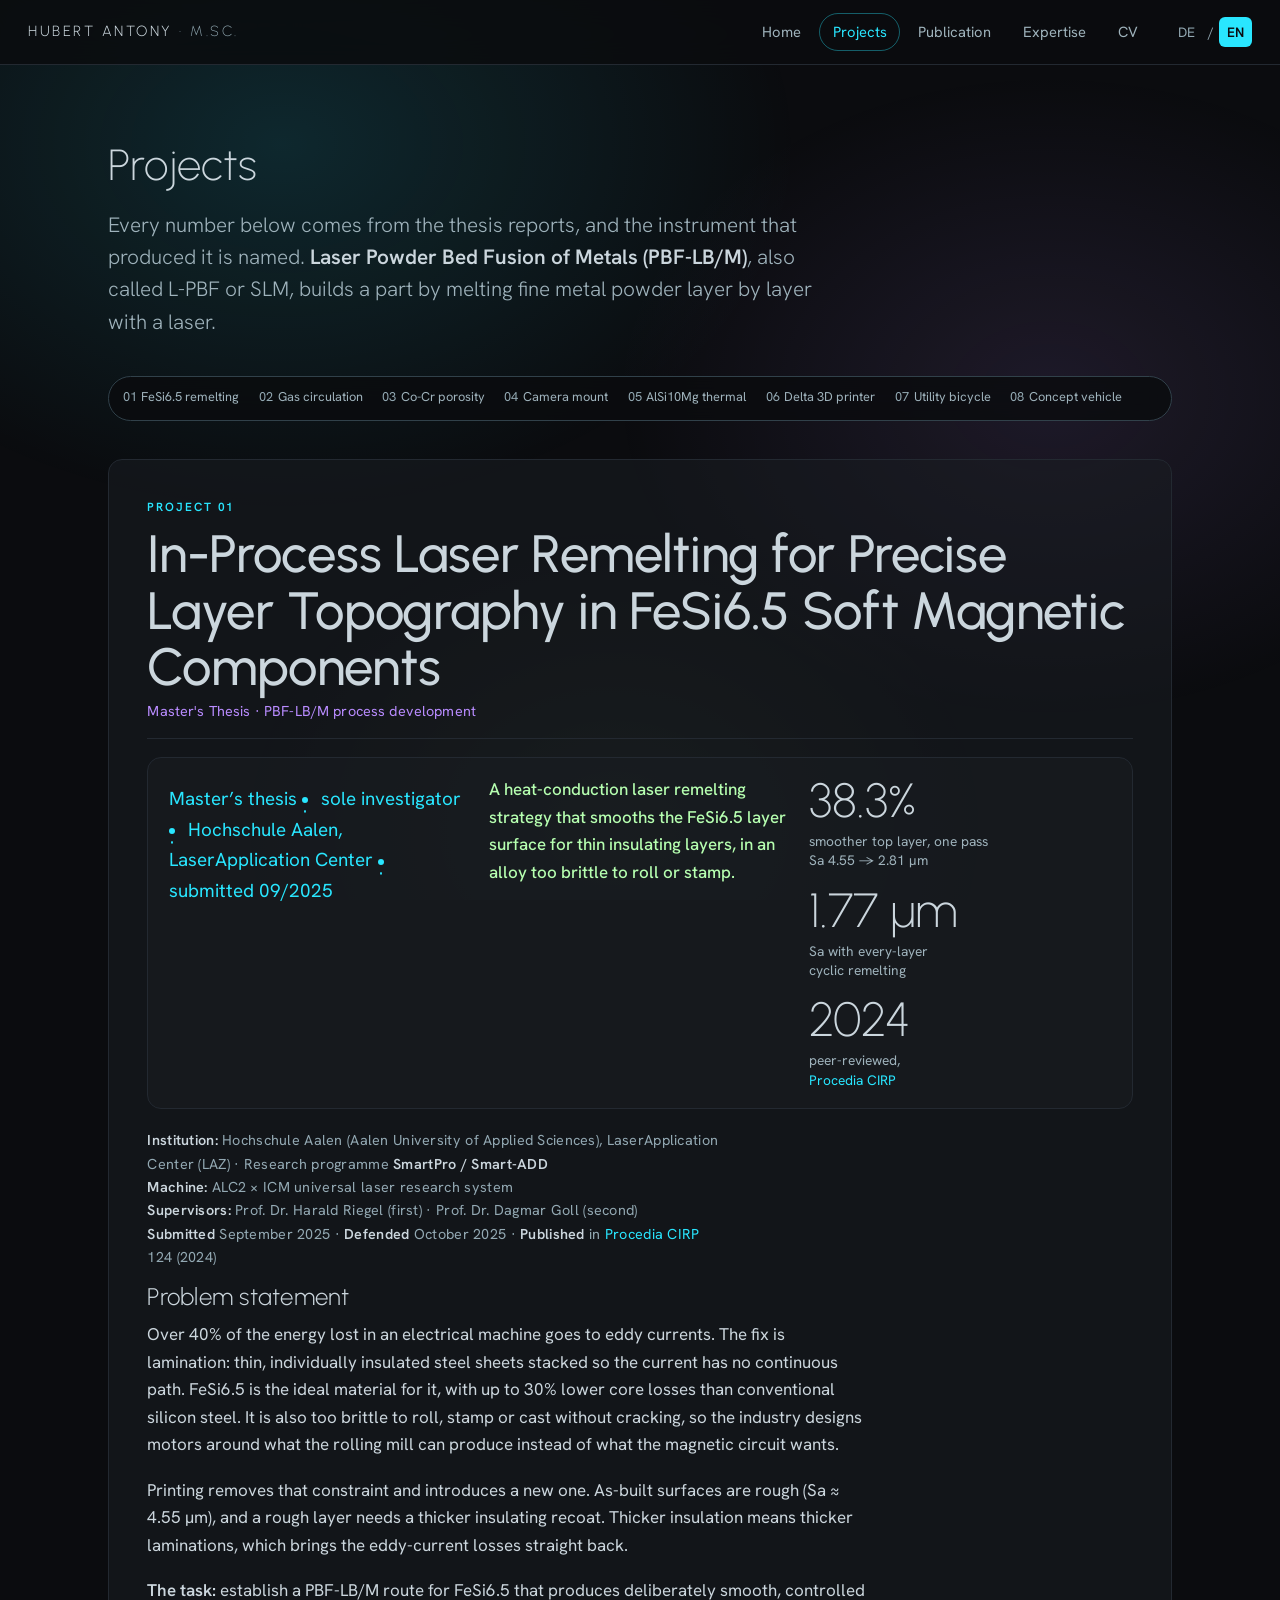
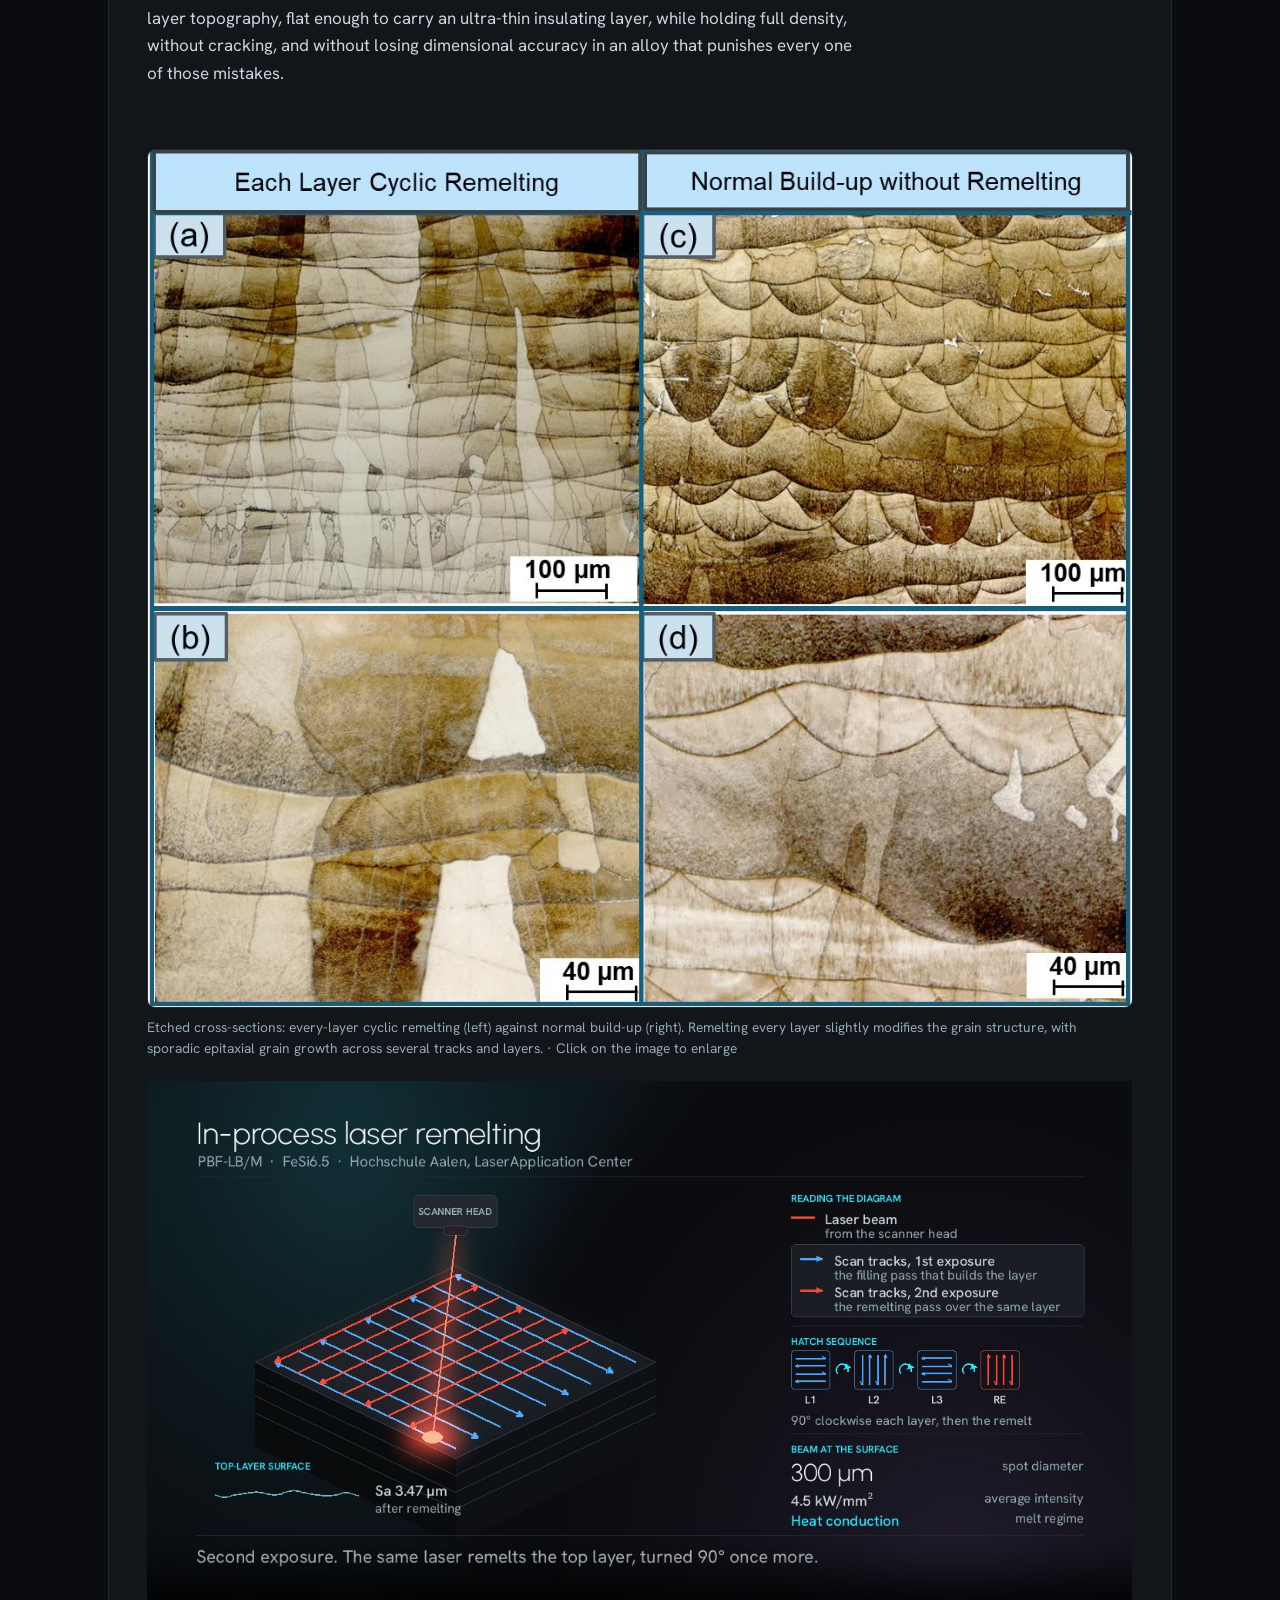
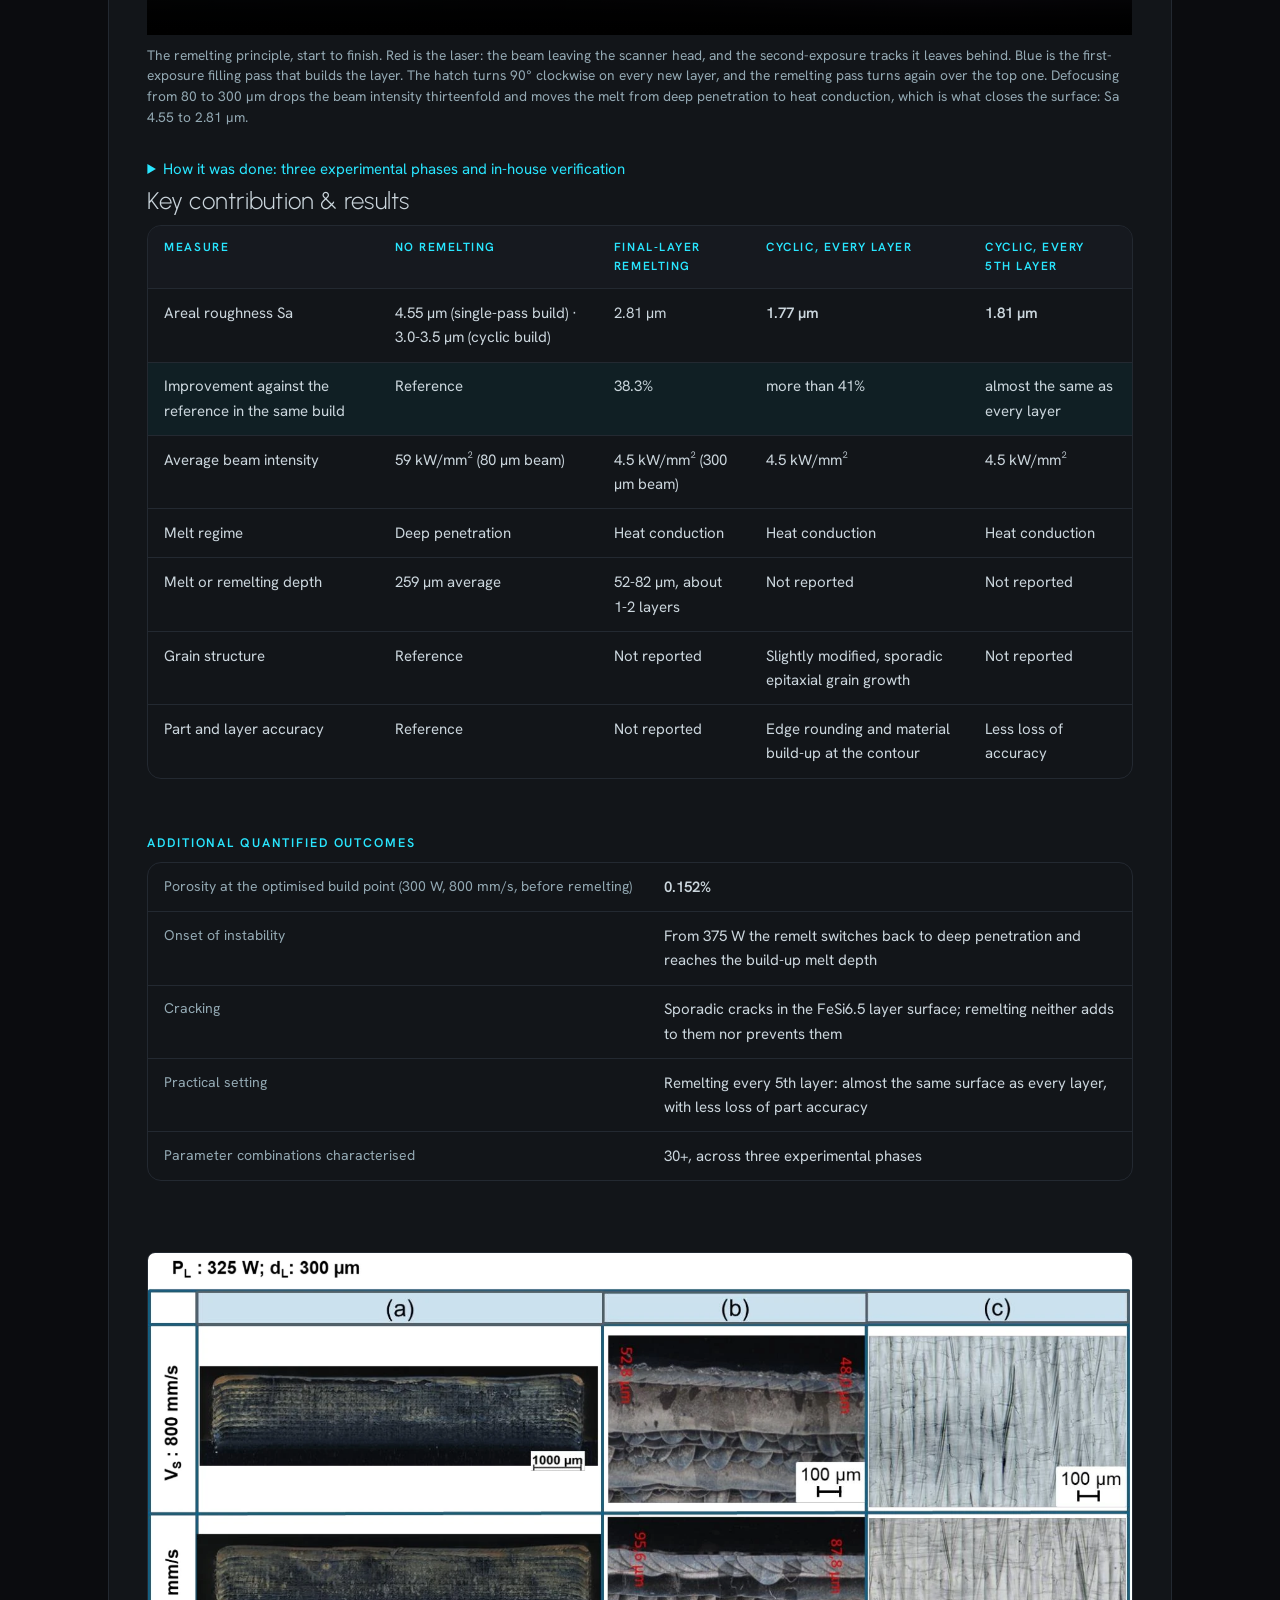
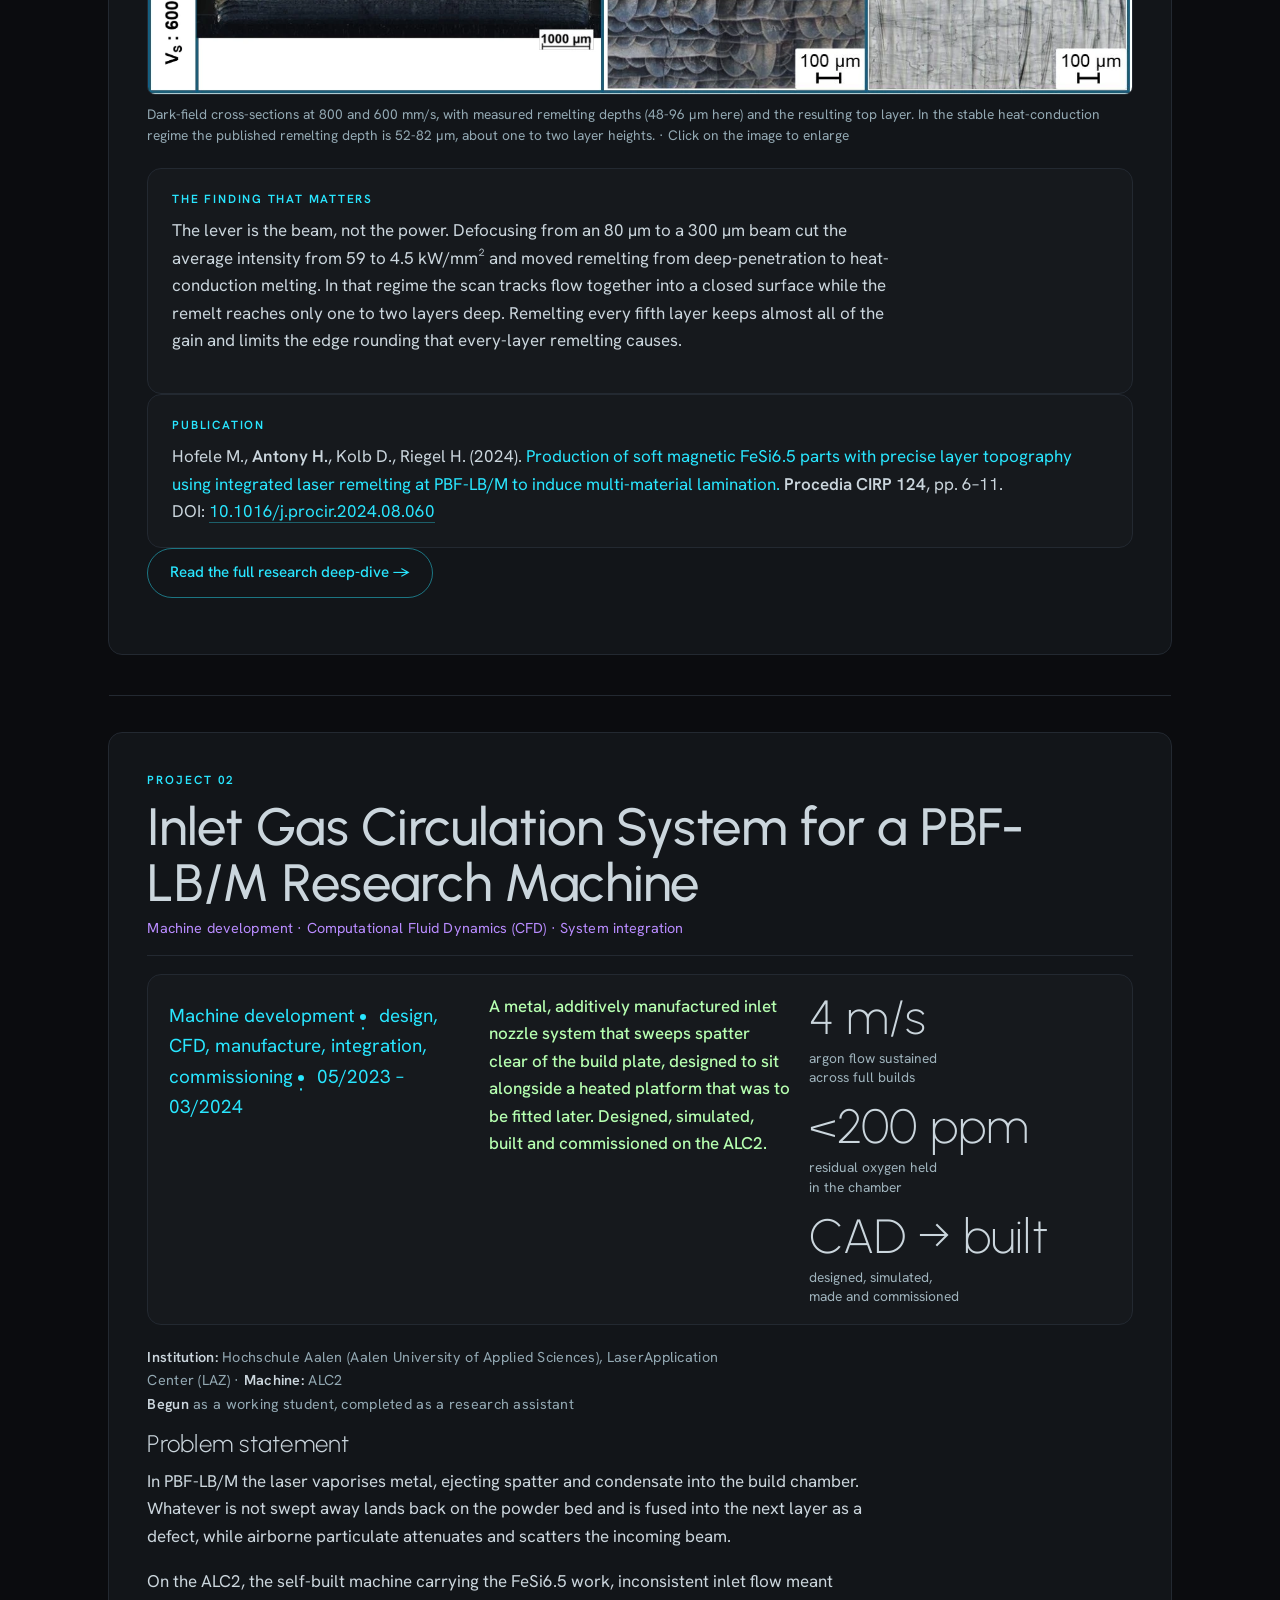
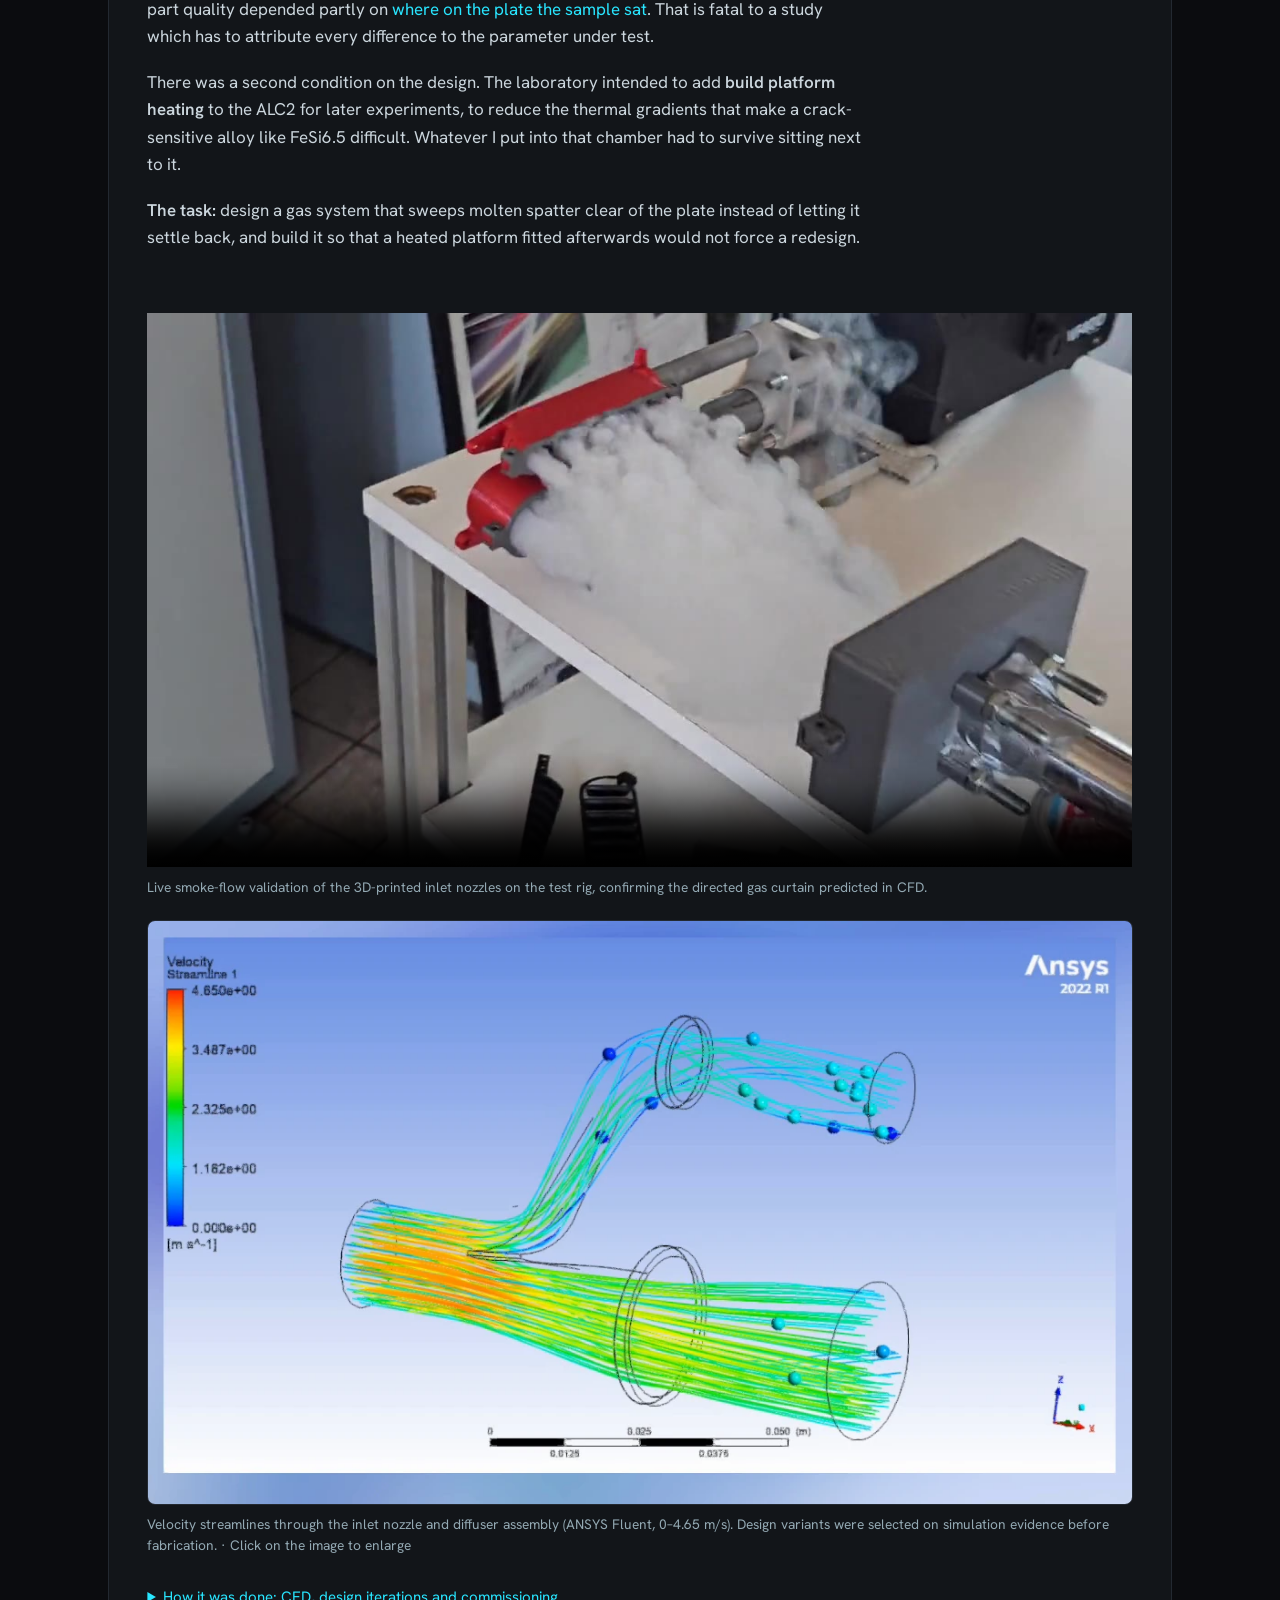
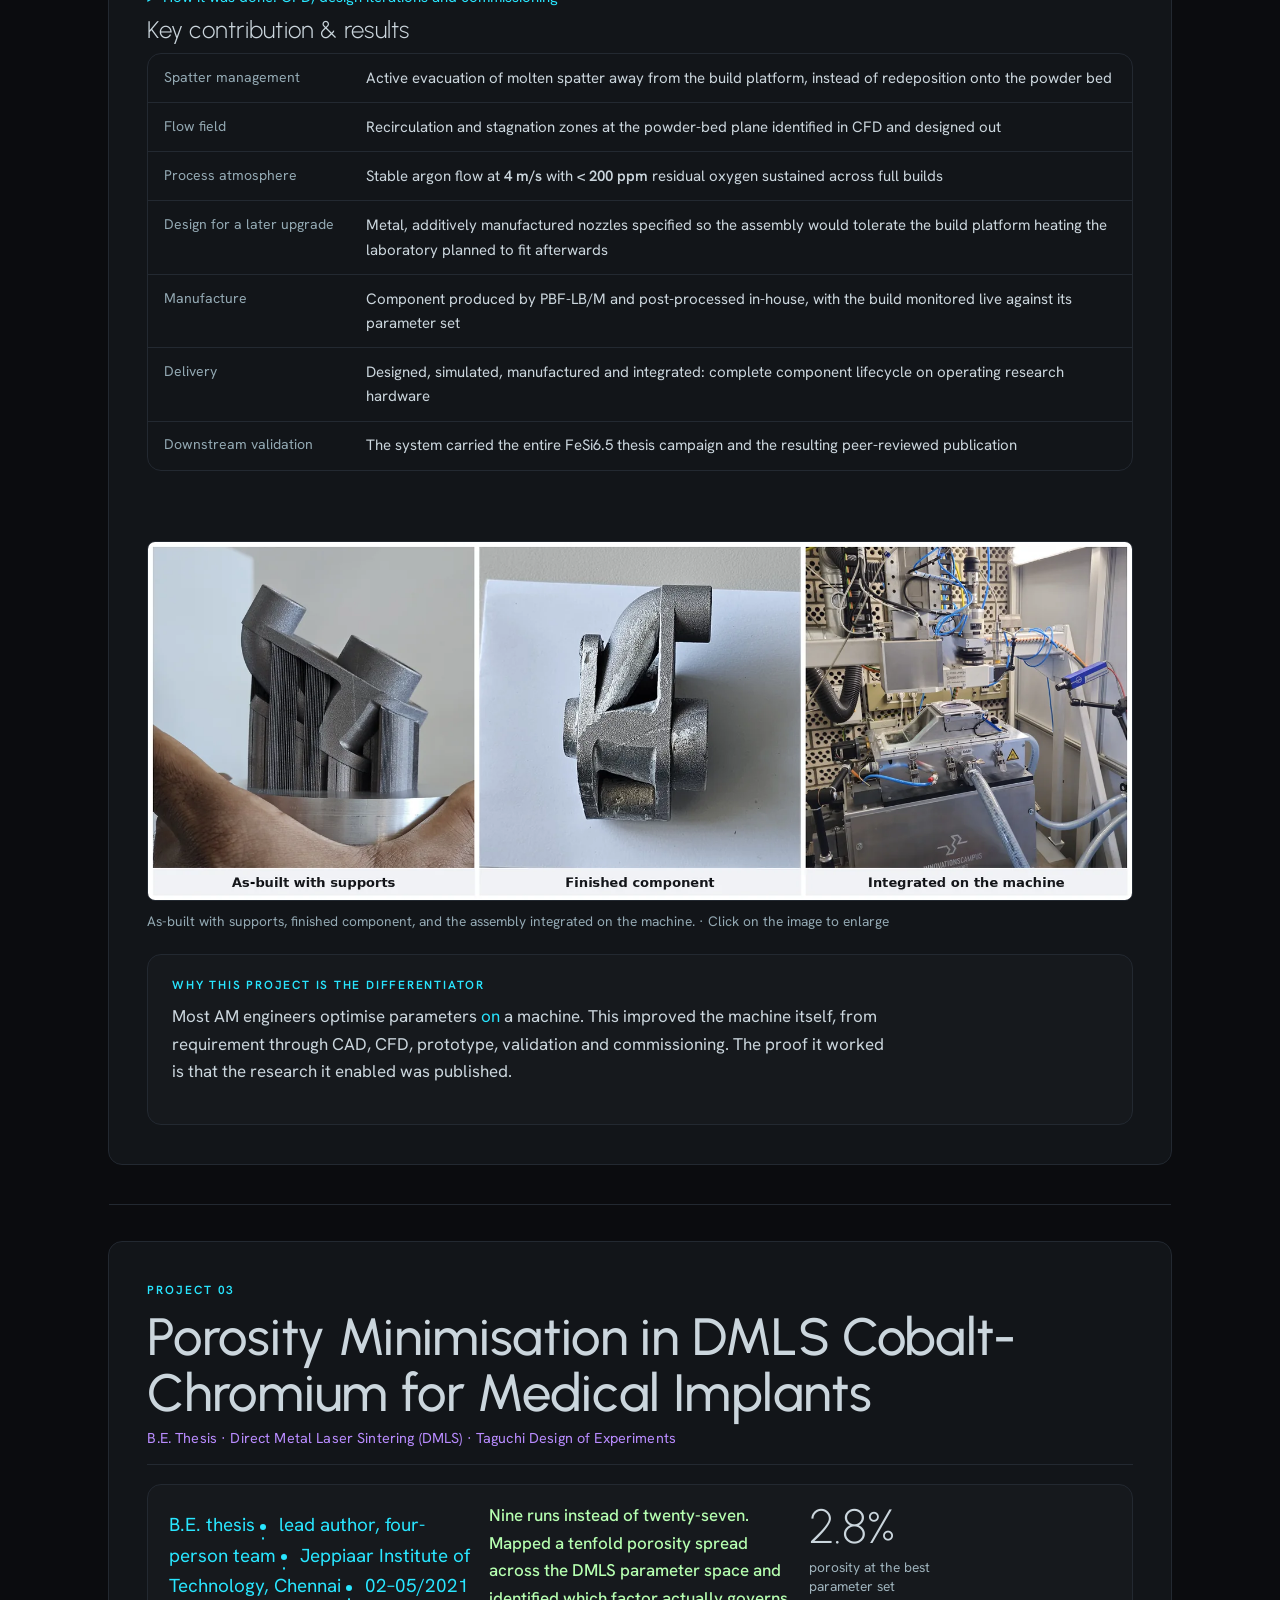
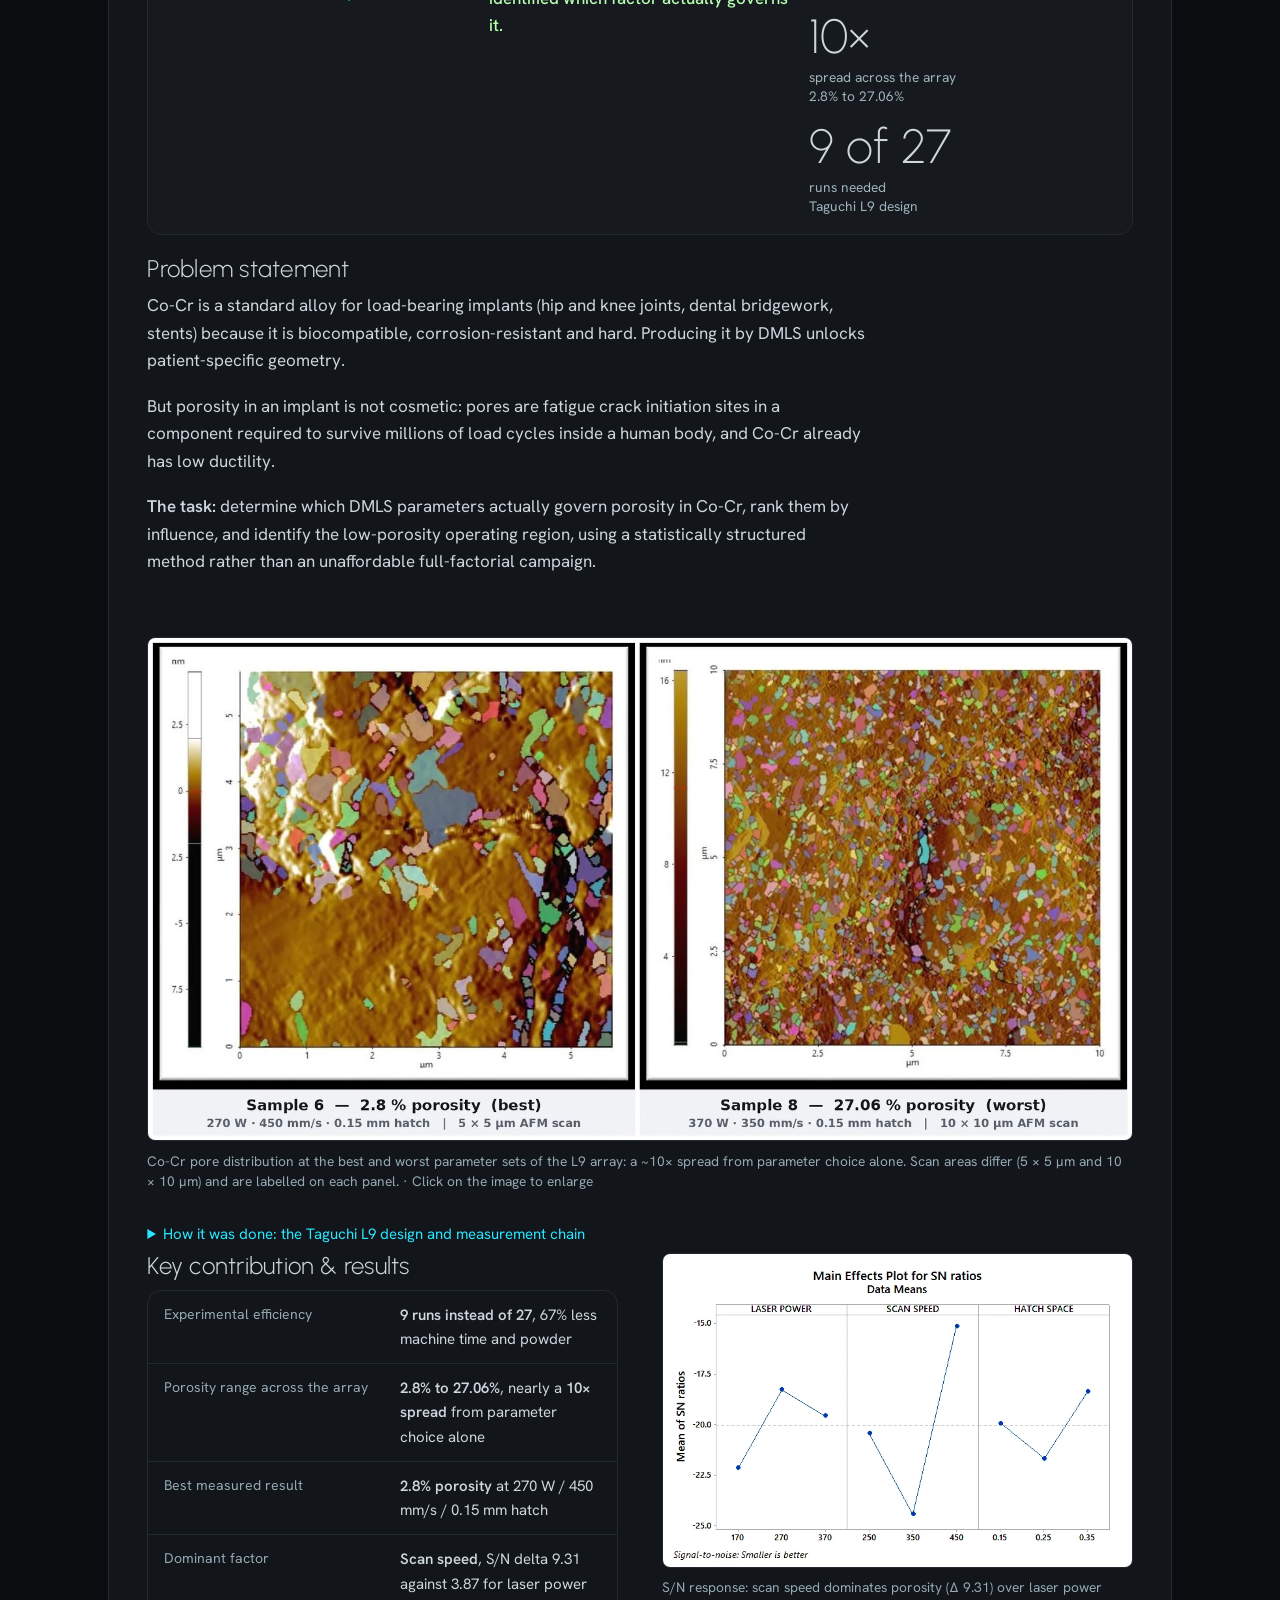
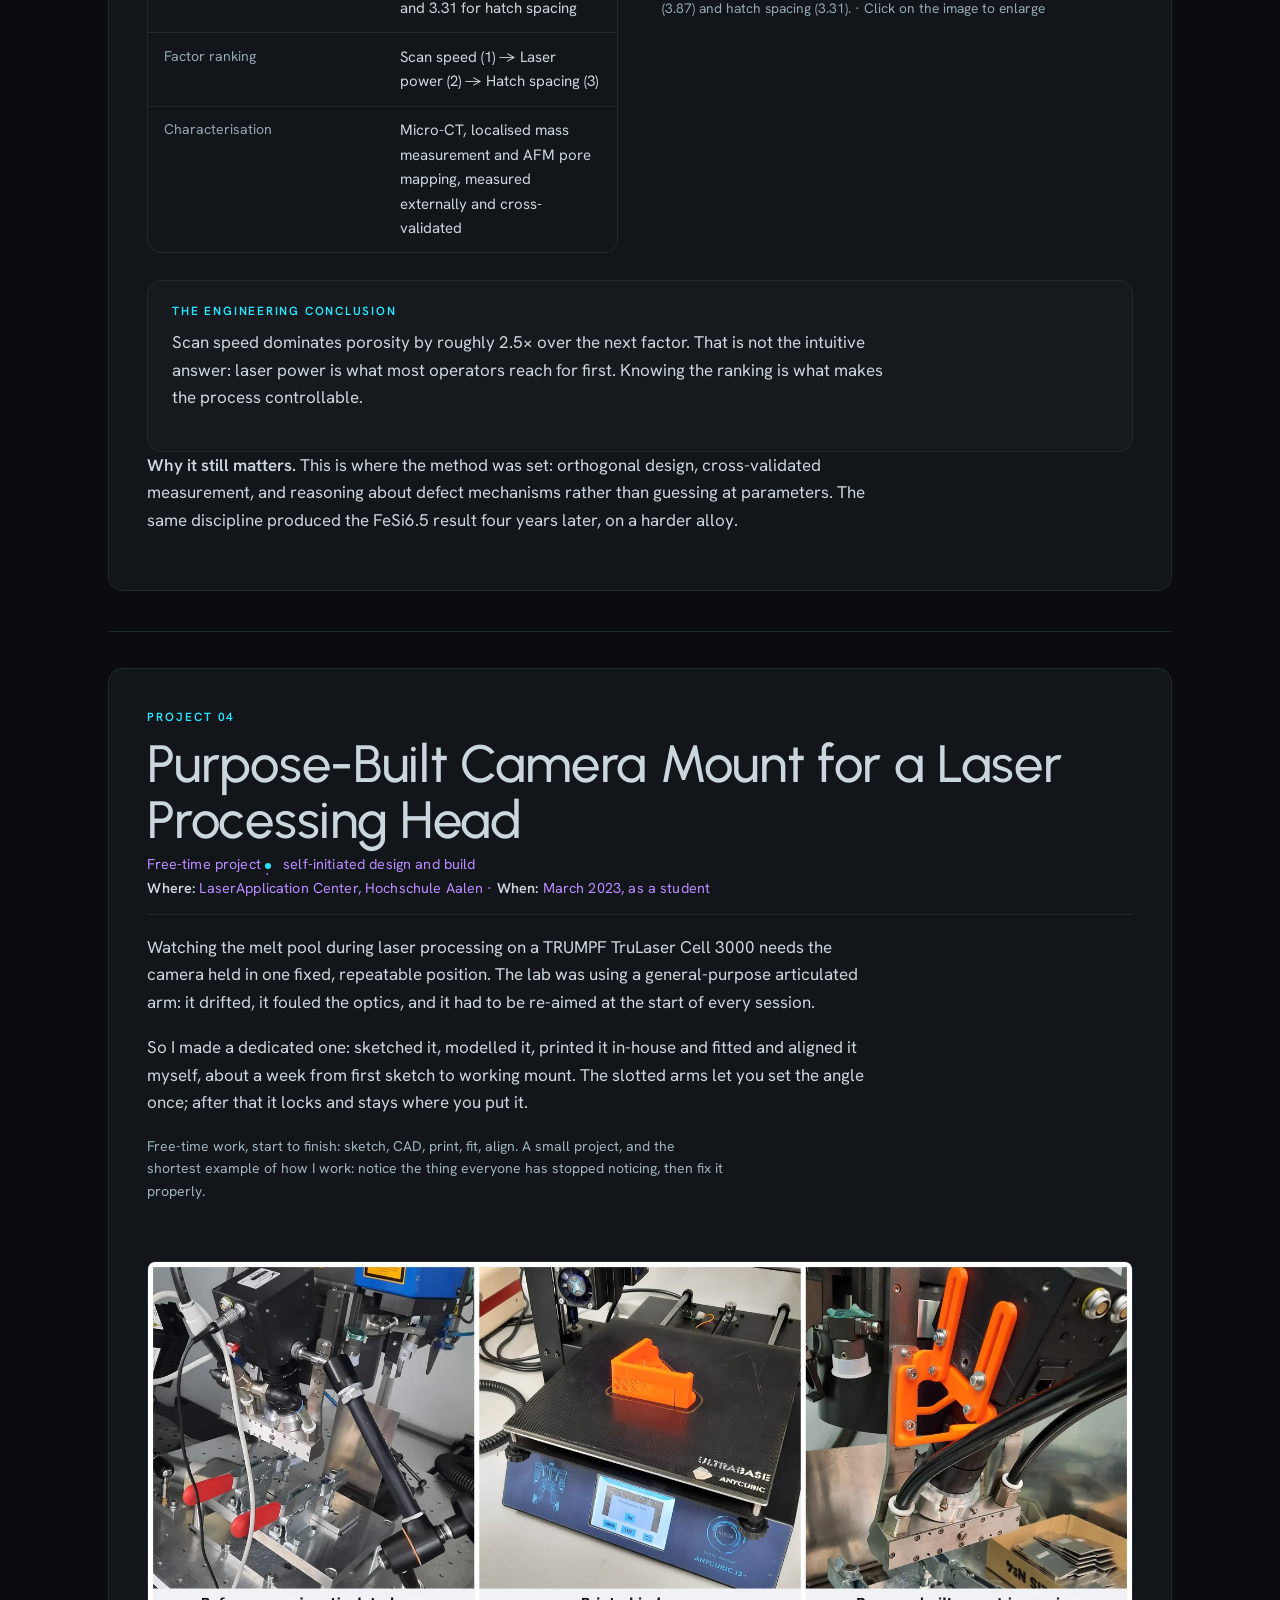
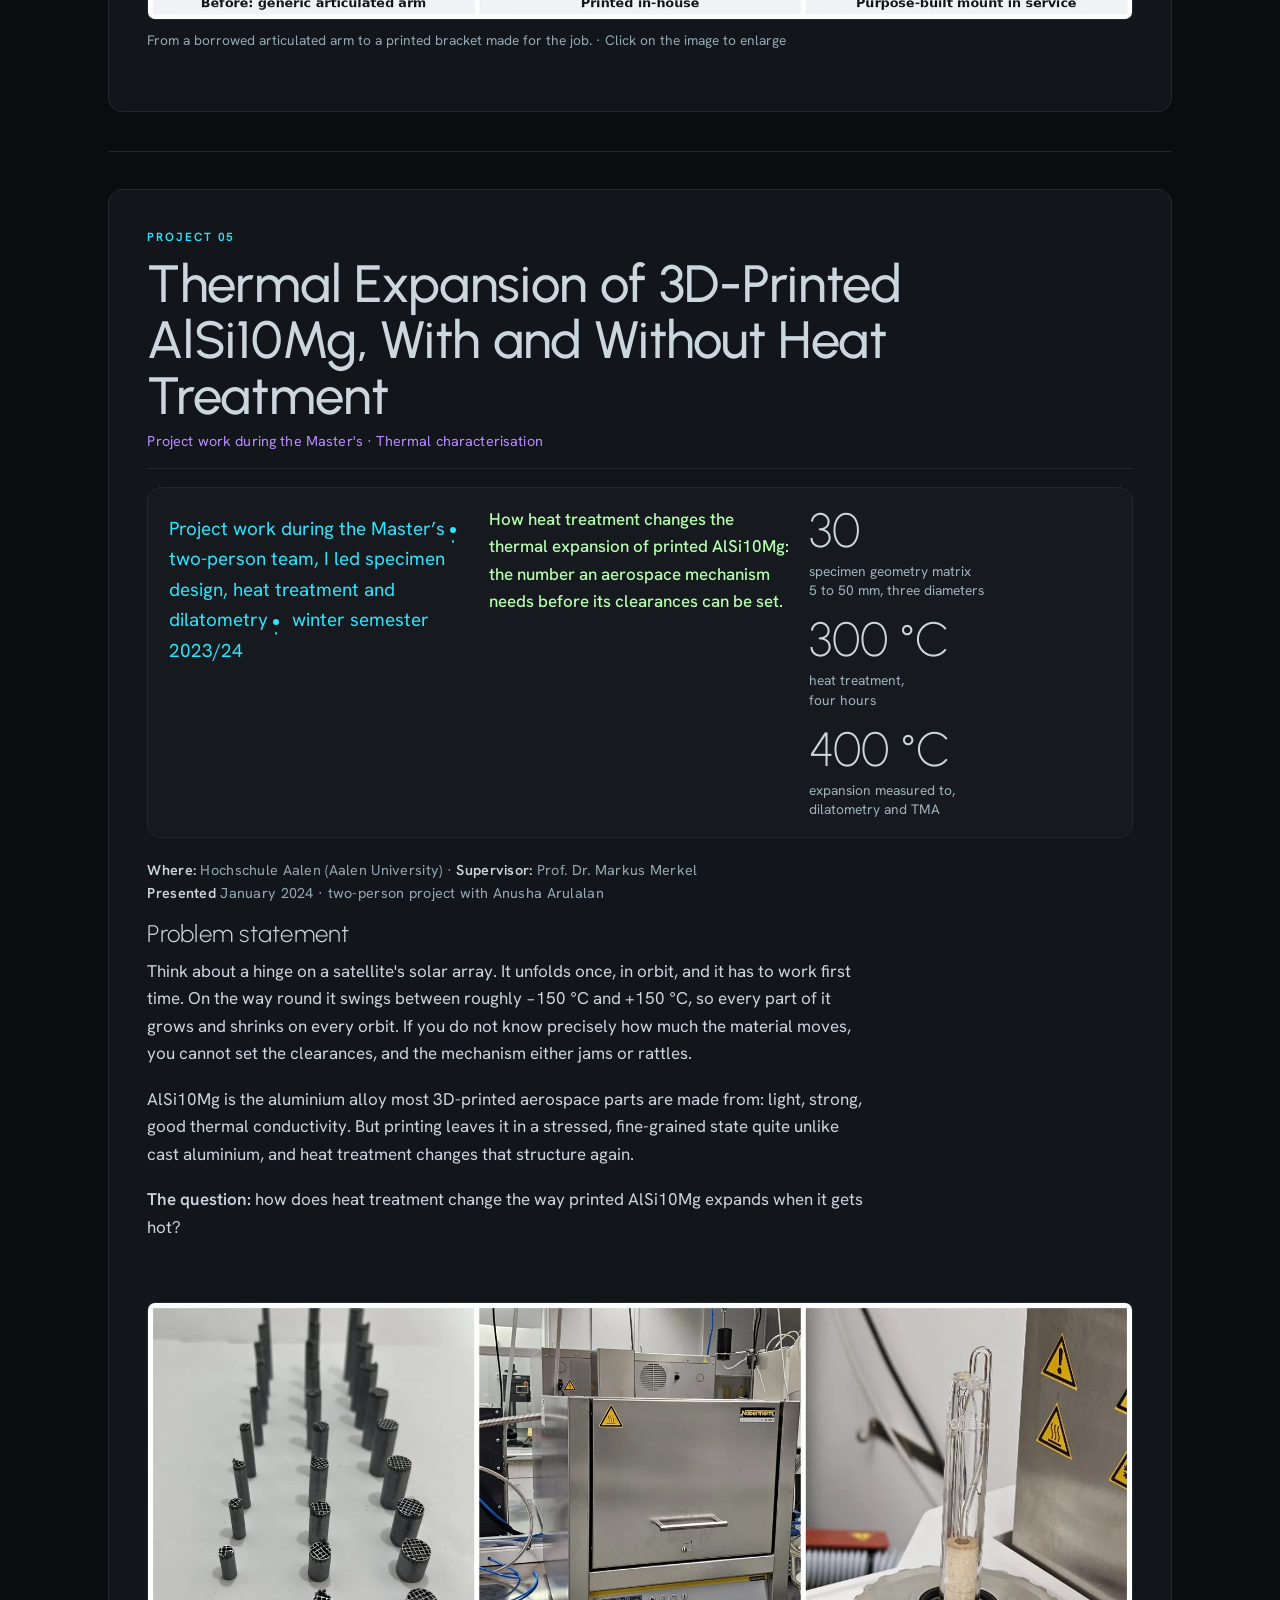
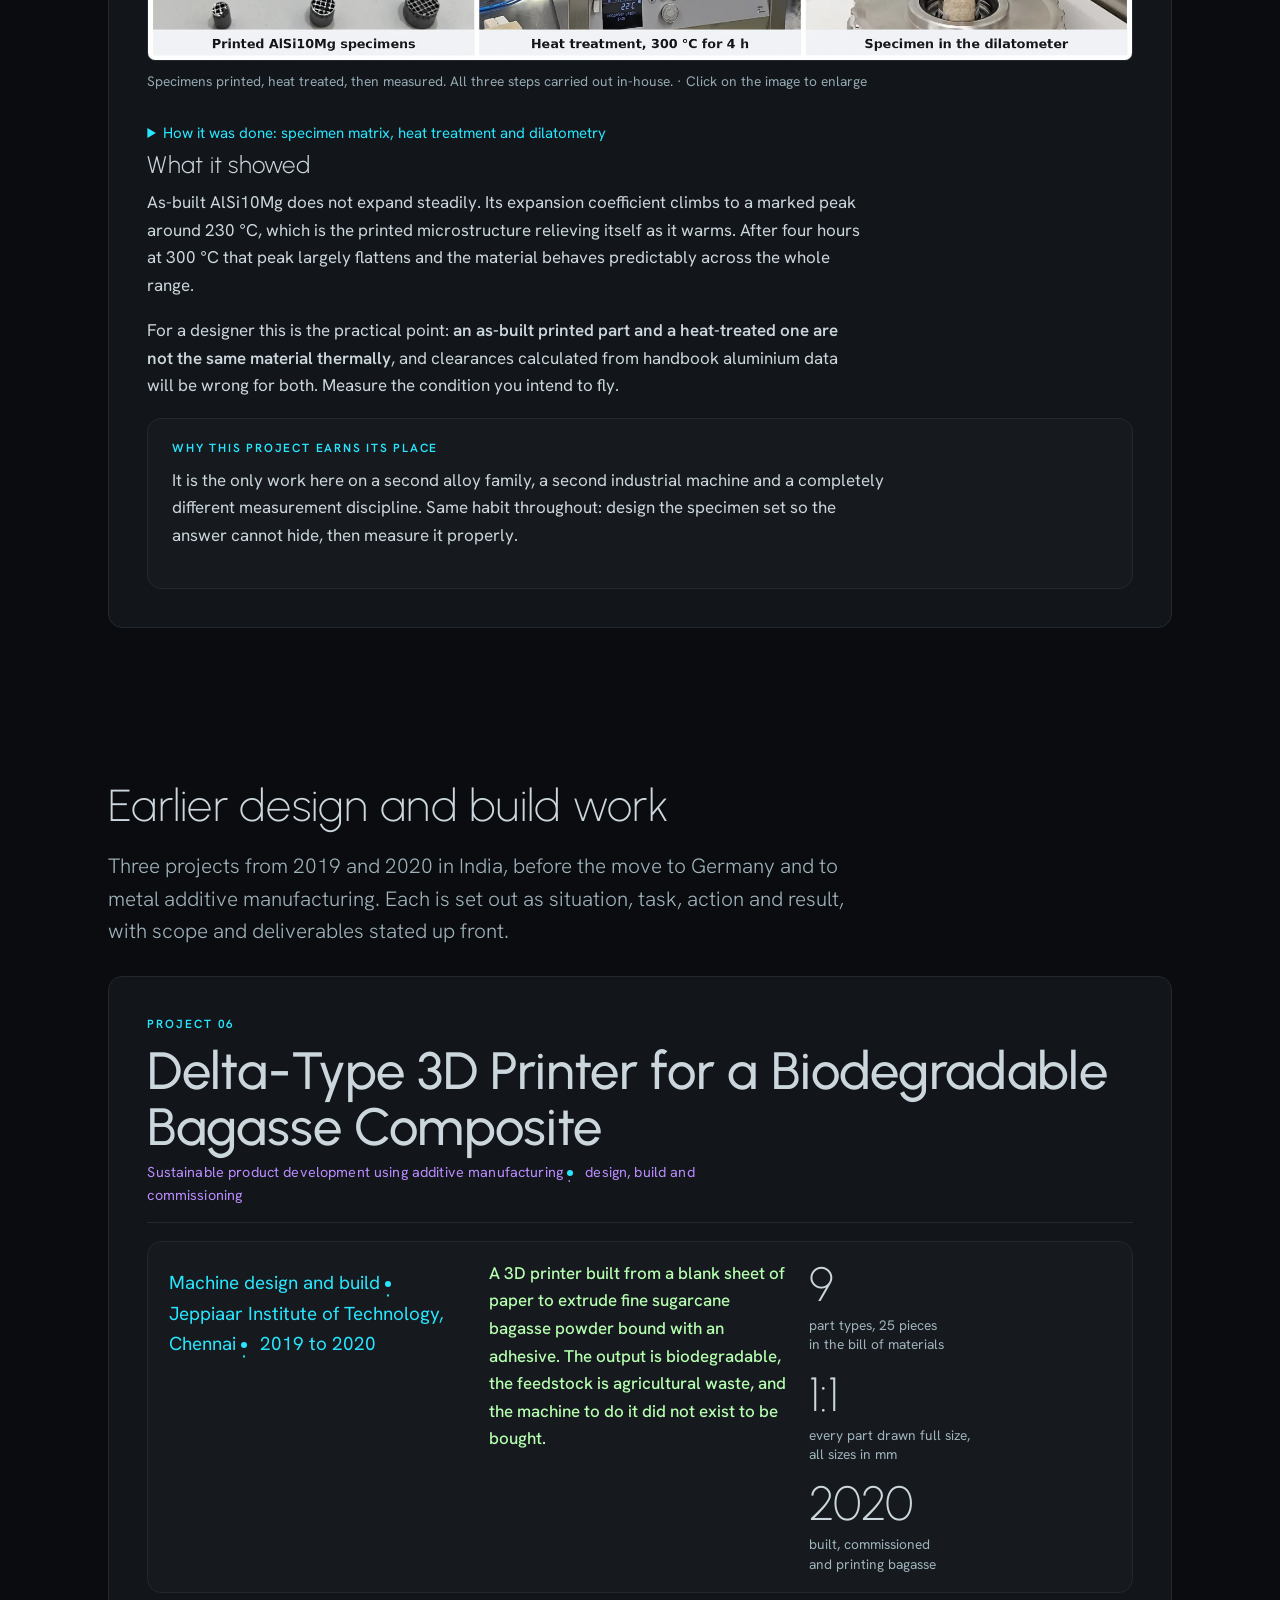
<file: projects.html>
<!doctype html>
<html lang="en">
<head>
<meta charset="utf-8">
<meta name="viewport" content="width=device-width, initial-scale=1">
<title>Projects · Hubert Antony</title>
<meta name="description" content="Eight engineering projects: FeSi6.5 in-process laser remelting, PBF-LB/M gas circulation, Taguchi porosity minimisation in DMLS Co-Cr, AlSi10Mg thermal expansion, a printed camera mount, a delta 3D printer for biodegradable bagasse composite, a competition bicycle and a concept vehicle exterior.">
<link rel="canonical" href="https://ihubertt.github.io/antonyhubert.github.io/projects.html">
<link rel="icon" href="assets/icons/favicon.ico" sizes="any">
<link rel="icon" type="image/png" sizes="32x32" href="assets/icons/favicon-32.png">
<link rel="icon" type="image/png" sizes="192x192" href="assets/icons/icon-192.png">
<link rel="apple-touch-icon" href="assets/icons/apple-touch-icon.png">
<meta property="og:url" content="https://ihubertt.github.io/antonyhubert.github.io/projects.html">
<meta property="og:title" content="Projects · Hubert Antony">
<meta property="og:description" content="Eight engineering projects from problem statement to measured result, from PBF-LB/M process development to the design and build work that came before it.">
<meta property="og:type" content="profile">
<meta property="og:locale" content="en_GB">
<meta property="og:image" content="https://ihubertt.github.io/antonyhubert.github.io/assets/img/og-card.jpg">
<meta property="og:image:width" content="1200">
<meta property="og:image:height" content="630">
<meta property="og:image:alt" content="A mounted FeSi6.5 cross-section sample labelled Hubert, Exp. 6, held between finger and thumb">
<meta name="twitter:card" content="summary_large_image">
<link rel="alternate" hreflang="de" href="https://ihubertt.github.io/antonyhubert.github.io/de/projekte.html">
<link rel="alternate" hreflang="en" href="https://ihubertt.github.io/antonyhubert.github.io/projects.html">
<link rel="preconnect" href="https://fonts.googleapis.com">
<link rel="preconnect" href="https://fonts.gstatic.com" crossorigin>
<link href="https://fonts.googleapis.com/css2?family=Urbanist:wght@200;300;400&family=Hanken+Grotesk:wght@300;400;500;600&display=swap" rel="stylesheet">
<script>document.documentElement.className+=" js";</script>
<link rel="stylesheet" href="css/style.css?v=17">
</head>
<body>
<a class="skip" href="#main">Skip to content</a>

<header class="site-head">
  <div class="wrap-wide">
    <a class="brand" href="index.html">Hubert Antony <span>· M.Sc.</span></a>
    <nav class="nav" aria-label="Main">
      <a href="index.html">Home</a>
      <a href="projects.html" aria-current="page">Projects</a>
      <a href="research.html">Publication</a>
      <a href="expertise.html">Expertise</a>
      <a href="cv.html">CV</a>
    </nav>
      <span class="lang">
        <a href="de/projekte.html" hreflang="de" title="Diese Seite auf Deutsch">DE</a><span class="lang-sep">/</span><a href="projects.html" hreflang="en" aria-current="true">EN</a>
      </span>
  </div>
</header>

<main id="main">
  <div class="wrap">

    <section class="section" style="border:0;padding-bottom:1rem">
      <h1>Projects</h1>
      <p class="lede">Every number below comes from the thesis reports, and the instrument that produced it is named. <strong>Laser Powder Bed Fusion of Metals (PBF-LB/M)</strong>, also called L-PBF or SLM, builds a part by melting fine metal powder layer by layer with a laser.</p>
    </section>

    <nav class="subnav" aria-label="Projects">
      <ul>
        <li><a href="#fesi"><span class="no">01</span> FeSi6.5 remelting</a></li>
        <li><a href="#gasflow"><span class="no">02</span> Gas circulation</a></li>
        <li><a href="#cocr"><span class="no">03</span> Co-Cr porosity</a></li>
        <li><a href="#cammount"><span class="no">04</span> Camera mount</a></li>
        <li><a href="#thermal"><span class="no">05</span> AlSi10Mg thermal</a></li>
        <li><a href="#delta"><span class="no">06</span> Delta 3D printer</a></li>
        <li><a href="#bicycle"><span class="no">07</span> Utility bicycle</a></li>
        <li><a href="#concept"><span class="no">08</span> Concept vehicle</a></li>
      </ul>
    </nav>

    <!-- ============================ PROJECT 01 ============================ -->
    <article class="project reveal" id="fesi">
      <div class="project-head">
        <span class="num">Project 01</span>
        <h2>In-Process Laser Remelting for Precise Layer Topography in FeSi6.5 Soft Magnetic Components</h2>
        <p class="facts">Master's Thesis · PBF-LB/M process development</p>
      </div>

      <div class="glance">
        <p class="role">Master&rsquo;s thesis <span class="dot">·</span> sole investigator <span class="dot">·</span> Hochschule Aalen, LaserApplication Center <span class="dot">·</span> submitted 09/2025</p>
        <p class="outcome">A heat-conduction laser remelting strategy that smooths the FeSi6.5 layer surface for thin insulating layers, in an alloy too brittle to roll or stamp.</p>
        <ul><li><span class="n">38.3%</span><span class="l">smoother top layer, one pass<br>Sa 4.55 &rarr; 2.81 µm</span></li><li><span class="n">1.77 µm</span><span class="l">Sa with every-layer<br>cyclic remelting</span></li><li><span class="n">2024</span><span class="l">peer-reviewed,<br><em>Procedia CIRP</em></span></li></ul>
      </div>

      <p class="facts">
          <strong>Institution:</strong> Hochschule Aalen (Aalen University of Applied Sciences), LaserApplication Center (LAZ) · Research programme <strong>SmartPro / Smart-ADD</strong><br>
          <strong>Machine:</strong> ALC2 × ICM universal laser research system<br>
          <strong>Supervisors:</strong> Prof. Dr. Harald Riegel (first) · Prof. Dr. Dagmar Goll (second)<br>
          <strong>Submitted</strong> September 2025 · <strong>Defended</strong> October 2025 · <strong>Published</strong> in <em>Procedia CIRP</em> 124 (2024)
        </p>

      <div class="split stackfig">
        <div>
          <h3>Problem statement</h3>
          <p>Over 40% of the energy lost in an electrical machine goes to eddy currents. The fix is lamination: thin, individually insulated steel sheets stacked so the current has no continuous path. FeSi6.5 is the ideal material for it, with up to 30% lower core losses than conventional silicon steel. It is also too brittle to roll, stamp or cast without cracking, so the industry designs motors around what the rolling mill can produce instead of what the magnetic circuit wants.</p>
          <p>Printing removes that constraint and introduces a new one. As-built surfaces are rough (Sa ≈ 4.55 µm), and a rough layer needs a thicker insulating recoat. Thicker insulation means thicker laminations, which brings the eddy-current losses straight back.</p>
          <p><strong>The task:</strong> establish a PBF-LB/M route for FeSi6.5 that produces deliberately smooth, controlled layer topography, flat enough to carry an ultra-thin insulating layer, while holding full density, without cracking, and without losing dimensional accuracy in an alloy that punishes every one of those mistakes.</p>
        </div>
        <div>
          <figure data-slot="FIG-03">
            <img loading="lazy" decoding="async" src="assets/img/fig-03.webp" alt="Four etched cross-section micrographs: every-layer cyclic remelting on the left, normal build-up on the right, with 100 and 40 micrometre scale bars" width="1130" height="985">
            <figcaption>Etched cross-sections: every-layer cyclic remelting (left) against normal build-up (right). Remelting every layer slightly modifies the grain structure, with sporadic epitaxial grain growth across several tracks and layers.</figcaption>
          </figure>
          <figure data-slot="VID-B" class="wide">
            <video controls preload="none" width="1280" height="720" poster="assets/img/vid-b-remelt-en.jpg?v=17">
              <source src="assets/video/vid-b-remelt-en.mp4?v=17" type="video/mp4">
            </video>
            <figcaption>The remelting principle, start to finish. Red is the laser: the beam leaving the scanner head, and the second-exposure tracks it leaves behind. Blue is the first-exposure filling pass that builds the layer. The hatch turns 90&deg; clockwise on every new layer, and the remelting pass turns again over the top one. Defocusing from 80 to 300 &micro;m drops the beam intensity thirteenfold and moves the melt from deep penetration to heat conduction, which is what closes the surface: Sa 4.55 to 2.81 &micro;m.</figcaption>
          </figure>
        </div>
      </div>

      <details class="more">
      <summary>How it was done: three experimental phases and in-house verification</summary>
      <div class="inner">

      <h4>Phase 1: Establish the baseline build window</h4>
      <p>A 4 × 4 matrix over <strong>laser power 200–350 W</strong> and <strong>scan speed 600–900 mm/s</strong>, at constant 80 µm hatch, 80 µm focus, 40 µm layers and 90° scan rotation. Sixteen 10 × 10 mm samples, argon at 4 m/s, <strong>&lt; 200 ppm residual oxygen</strong>. 150 W failed to melt, 400 W over-melted. Working point fixed at <strong>300 W / 800 mm/s ≈ 117 J/mm³</strong>, giving <strong>Sa 7.25 µm at 0.152% porosity</strong>.</p>

      <h4>Phase 2: Final-layer remelting</h4>
      <p>One re-exposure of the top layer, sweeping <strong>300–400 W</strong> against <strong>spot diameter 80–200 µm</strong>. Two failure modes emerged, and separating them is what made the window achievable:</p>
      <ul>
        <li><strong>Molten-metal deposition at the part edges scales with power intensity</strong>. At 400 W / 160 µm the deposition reached 898 µm at 20.9 kW/mm²; at 300 W it fell to 545 µm at 15.7 kW/mm².</li>
        <li><strong>Remelting depth scales with areal energy intensity.</strong></li>
      </ul>
      <p>Lowering power intensity suppressed the edge deposition; trimming areal energy density controlled the depth. A single volumetric energy density figure conflates the two and cannot resolve the trade-off.</p>

      <h4>Phase 3: Cyclic remelting</h4>
      <p>Remelting extended to the whole build at intervals of every 1st, 2nd, 3rd and 5th layer, at <strong>325 W / 300 µm spot / 60 µm hatch / 600 and 800 mm/s</strong>, against a non-remelted reference.</p>

      <figure data-slot="VID-C" class="strip banner-strip">
        <video autoplay muted loop playsinline preload="metadata" poster="assets/img/vid-c-poster.jpg?v=17"
               aria-label="Diagram of the four cyclic remelting strategies: every layer, every second, every third and every fifth layer">
          <source src="assets/video/vid-c-cyclic.mp4?v=17" type="video/mp4">
        </video>
        <figcaption>The four cyclic strategies tested: remelting every 1st, 2nd, 3rd and 5th layer, against a non-remelted reference.</figcaption>
      </figure>

      <figure data-slot="FIG-15" class="wide">
        <img loading="lazy" decoding="async" src="assets/img/fig-15.webp" alt="Three photographs: the FeSi6.5 sample matrix labelled Exp. 6, the sectioned samples embedded in a resin mount, and three labelled mounts prepared for microscopy" width="1800" height="653">
        <figcaption>The specimens behind every number on this page. Each build was sectioned parallel to the build direction, mounted in resin, ground and polished, then labelled by sample pair before microscopy.</figcaption>
      </figure>

      <h4>Verification: performed in-house, end to end</h4>
      <ul>
        <li><strong>Areal topography:</strong> KEYENCE VR-3100 one-shot 3D optical profilometer (Sa, elevation maps, line scans).</li>
        <li><strong>Tactile roughness:</strong> MarSurf M400 (Ra, Rq, Rz, Rt), measured <strong>both parallel and perpendicular to the scan vector</strong>. A directional process produces directional roughness, and a single-direction measurement would have flattered the result.</li>
        <li><strong>Cross-sections:</strong> Struers Secotom 10 sectioning and Tegramin 30 polishing parallel to the build direction, SiC 50–2000 grit, 3 µm and 1 µm diamond suspension, Co-m3 etch (20–30 s) for Fe-Si; imaged on the Zeiss Axio Imager.Z2 Vario to 500× with ZEN Core quantifying pore size, pore count/mm² and area-fraction porosity by adaptive thresholding.</li>
        <li><strong>Process hardware:</strong> TRUMPF TruFiber 400 single-mode fibre laser (1075 nm, 400 W) · SCANLAB intelliSCANse 30 scanner · varioSCANde II 40i PR z-shifter with negative defocusing · Autodesk AMCF control · Netfabb 2024 build preparation · hema ICAM weld camera, mounted at an angle outside the process chamber.</li>
      </ul>
      </div>
    </details>

      <h3>Key contribution &amp; results</h3>

      <div class="table-wrap">
        <table class="stack">
          <thead>
            <tr><th scope="col">Measure</th><th scope="col">No remelting</th><th scope="col">Final-layer remelting</th><th scope="col">Cyclic, every layer</th><th scope="col">Cyclic, every 5th layer</th></tr>
          </thead>
          <tbody>
            <tr><td data-label="Measure">Areal roughness Sa</td><td data-label="No remelting">4.55 µm (single-pass build) · 3.0-3.5 µm (cyclic build)</td><td data-label="Final-layer">2.81 µm</td><td data-label="Every layer"><strong>1.77 µm</strong></td><td data-label="Every 5th layer"><strong>1.81 µm</strong></td></tr>
            <tr class="t-hi"><td data-label="Measure">Improvement against the reference in the same build</td><td data-label="No remelting">Reference</td><td data-label="Final-layer">38.3%</td><td data-label="Every layer">more than 41%</td><td data-label="Every 5th layer">almost the same as every layer</td></tr>
            <tr><td data-label="Measure">Average beam intensity</td><td data-label="No remelting">59 kW/mm² (80 µm beam)</td><td data-label="Final-layer">4.5 kW/mm² (300 µm beam)</td><td data-label="Every layer">4.5 kW/mm²</td><td data-label="Every 5th layer">4.5 kW/mm²</td></tr>
            <tr><td data-label="Measure">Melt regime</td><td data-label="No remelting">Deep penetration</td><td data-label="Final-layer">Heat conduction</td><td data-label="Every layer">Heat conduction</td><td data-label="Every 5th layer">Heat conduction</td></tr>
            <tr><td data-label="Measure">Melt or remelting depth</td><td data-label="No remelting">259 µm average</td><td data-label="Final-layer">52-82 µm, about 1-2 layers</td><td data-label="Every layer">Not reported</td><td data-label="Every 5th layer">Not reported</td></tr>
            <tr><td data-label="Measure">Grain structure</td><td data-label="No remelting">Reference</td><td data-label="Final-layer">Not reported</td><td data-label="Every layer">Slightly modified, sporadic epitaxial grain growth</td><td data-label="Every 5th layer">Not reported</td></tr>
            <tr><td data-label="Measure">Part and layer accuracy</td><td data-label="No remelting">Reference</td><td data-label="Final-layer">Not reported</td><td data-label="Every layer">Edge rounding and material build-up at the contour</td><td data-label="Every 5th layer">Less loss of accuracy</td></tr>
          </tbody>
        </table>
      </div>

      <div class="split rev stackfig">
        <div>
          <figure data-slot="FIG-04">
            <img loading="lazy" decoding="async" src="assets/img/fig-04.webp" alt="Dark-field cross-section of a remelted sample, magnified melt pools with measured remelting depths, and a magnified view of the final exposed layer" width="1571" height="704">
            <figcaption>Dark-field cross-sections at 800 and 600 mm/s, with measured remelting depths (48-96 µm here) and the resulting top layer. In the stable heat-conduction regime the published remelting depth is 52-82 µm, about one to two layer heights.</figcaption>
          </figure>
        </div>
        <div>
          <h4>Additional quantified outcomes</h4>
          <div class="table-wrap">
            <table class="t-key stack">
              <tbody>
                <tr><td data-label="Metric">Porosity at the optimised build point (300 W, 800 mm/s, before remelting)</td><td data-label="Result"><strong>0.152%</strong></td></tr>
                <tr><td data-label="Metric">Onset of instability</td><td data-label="Result">From 375 W the remelt switches back to deep penetration and reaches the build-up melt depth</td></tr>
                <tr><td data-label="Metric">Cracking</td><td data-label="Result">Sporadic cracks in the FeSi6.5 layer surface; remelting neither adds to them nor prevents them</td></tr>
                <tr><td data-label="Metric">Practical setting</td><td data-label="Result">Remelting every 5th layer: almost the same surface as every layer, with less loss of part accuracy</td></tr>
                <tr><td data-label="Metric">Parameter combinations characterised</td><td data-label="Result">30+, across three experimental phases</td></tr>
              </tbody>
            </table>
          </div>
        </div>
      </div>

      <div class="note">
        <span class="label">The finding that matters</span>
        <p>The lever is the beam, not the power. Defocusing from an 80 µm to a 300 µm beam cut the average intensity from 59 to 4.5 kW/mm² and moved remelting from deep-penetration to heat-conduction melting. In that regime the scan tracks flow together into a closed surface while the remelt reaches only one to two layers deep. Remelting every fifth layer keeps almost all of the gain and limits the edge rounding that every-layer remelting causes.</p>
      </div>

      <div class="pub">
        <span class="label">Publication</span>
        Hofele M., <strong>Antony H.</strong>, Kolb D., Riegel H. (2024). <em>Production of soft magnetic FeSi6.5 parts with precise layer topography using integrated laser remelting at PBF-LB/M to induce multi-material lamination.</em> <strong>Procedia CIRP 124</strong>, pp. 6–11.
        <br>DOI: <a href="https://doi.org/10.1016/j.procir.2024.08.060">10.1016/j.procir.2024.08.060</a>
      </div>

      <p><a class="btn ghost" href="research.html">Read the full research deep-dive →</a></p>
    </article>

    <!-- ============================ PROJECT 02 ============================ -->
    <article class="project reveal" id="gasflow">
      <div class="project-head">
        <span class="num">Project 02</span>
        <h2>Inlet Gas Circulation System for a PBF-LB/M Research Machine</h2>
        <p class="facts">Machine development · Computational Fluid Dynamics (CFD) · System integration</p>
      </div>

      <div class="glance">
        <p class="role">Machine development <span class="dot">·</span> design, CFD, manufacture, integration, commissioning <span class="dot">·</span> 05/2023 &ndash; 03/2024</p>
        <p class="outcome">A metal, additively manufactured inlet nozzle system that sweeps spatter clear of the build plate, designed to sit alongside a heated platform that was to be fitted later. Designed, simulated, built and commissioned on the ALC2.</p>
        <ul><li><span class="n">4 m/s</span><span class="l">argon flow sustained<br>across full builds</span></li><li><span class="n">&lt;200 ppm</span><span class="l">residual oxygen held<br>in the chamber</span></li><li><span class="n">CAD &rarr; built</span><span class="l">designed, simulated,<br>made and commissioned</span></li></ul>
      </div>

      <p class="facts">
          <strong>Institution:</strong> Hochschule Aalen (Aalen University of Applied Sciences), LaserApplication Center (LAZ) · <strong>Machine:</strong> ALC2<br>
          <strong>Begun</strong> as a working student, completed as a research assistant
        </p>

      <div class="split stackfig">
        <div>
          <h3>Problem statement</h3>
          <p>In PBF-LB/M the laser vaporises metal, ejecting spatter and condensate into the build chamber. Whatever is not swept away lands back on the powder bed and is fused into the next layer as a defect, while airborne particulate attenuates and scatters the incoming beam.</p>
          <p>On the ALC2, the self-built machine carrying the FeSi6.5 work, inconsistent inlet flow meant part quality depended partly on <em>where on the plate the sample sat</em>. That is fatal to a study which has to attribute every difference to the parameter under test.</p>
          <p>There was a second condition on the design. The laboratory intended to add <strong>build platform heating</strong> to the ALC2 for later experiments, to reduce the thermal gradients that make a crack-sensitive alloy like FeSi6.5 difficult. Whatever I put into that chamber had to survive sitting next to it.</p>
          <p><strong>The task:</strong> design a gas system that sweeps molten spatter clear of the plate instead of letting it settle back, and build it so that a heated platform fitted afterwards would not force a redesign.</p>
        </div>
        <div>
          <figure data-slot="VID-D" class="wide">
            <video controls preload="none" poster="assets/img/vid-d-poster.jpg?v=17">
              <source src="assets/video/vid-d-smoketest.mp4?v=17" type="video/mp4">
            </video>
            <figcaption>Live smoke-flow validation of the 3D-printed inlet nozzles on the test rig, confirming the directed gas curtain predicted in CFD.</figcaption>
          </figure>
          <figure data-slot="FIG-07">
            <img loading="lazy" decoding="async" src="assets/img/fig-07.webp" alt="ANSYS velocity streamline plot through the inlet nozzle and diffuser assembly, scale 0 to 4.65 metres per second" width="1080" height="640">
            <figcaption>Velocity streamlines through the inlet nozzle and diffuser assembly (ANSYS Fluent, 0–4.65 m/s). Design variants were selected on simulation evidence before fabrication.</figcaption>
          </figure>
        </div>
      </div>

      <details class="more">
      <summary>How it was done: CFD, design iterations and commissioning</summary>
      <div class="inner">
      <ul>
        <li><strong>Requirements.</strong> Target velocity over the process zone, a flow direction that carries spatter clear of the plate rather than across it, and a geometry that fits a machine which already exists.</li>
        <li><strong>Design.</strong> Developed inlet nozzle and diffuser geometry in <strong>CATIA V5</strong>, iterating nozzle arrangement, outlet cross-section and flow-straightening features to convert a concentrated inlet stream into an even, directed curtain across the full build area.</li>
        <li><strong>CFD analysis.</strong> Modelled the chamber flow in <strong>ANSYS Fluent</strong>, then read velocity contours and streamlines at the powder-bed plane to find and remove the recirculation zones and stagnation points where spatter settles instead of being carried out.</li>
        <li><strong>Iteration against simulation.</strong> Successive geometry variants through CFD, selected on evidence. That loop is what separates a designed component from a fabricated guess.</li>
        <li><strong>Physical validation.</strong> Built printed prototypes of the selected geometry and ran smoke-flow tests on a rig before committing to the machine.</li>
        <li><strong>Material choice driven by the thermal case.</strong> Because platform heating was coming, I took the nozzles in <strong>metal rather than polymer</strong> and made them additively, so the geometry CFD had selected could be built as drawn and still tolerate a hot chamber. The constraint set the process, not the other way round.</li>
        <li><strong>Manufacture.</strong> Produced the component on a <strong>TRUMPF TruPrint 1000</strong>, monitoring the build live (recoater pass, laser exposure and melt-pool behaviour) against the parameter set on the machine control screen.</li>
        <li><strong>Integration and commissioning.</strong> Post-processed and integrated the assembly into the ALC2, and verified operation on live builds. The system subsequently carried the full thesis campaign at argon 4 m/s and &lt; 200 ppm residual oxygen.</li>
      </ul>

      <figure data-slot="VID-F" class="wide">
        <video controls preload="none" poster="assets/img/vid-f-poster.jpg?v=17">
          <source src="assets/video/vid-f-printing.mp4?v=17" type="video/mp4">
        </video>
        <figcaption>The component being built on a TRUMPF TruPrint 1000. Recoater pass, laser exposure and melt pool through the laser-safety window, with the live build parameters on the control screen.</figcaption>
      </figure>
      </div>
    </details>

      <div class="split rev stackfig">
        <div>
          <figure data-slot="FIG-08">
            <img loading="lazy" decoding="async" src="assets/img/fig-08.webp" alt="Three photographs: the gas inlet component as-built with support structures, the finished component after post-processing, and the assembly integrated on the machine" width="1700" height="619">
            <figcaption>As-built with supports, finished component, and the assembly integrated on the machine.</figcaption>
          </figure>
        </div>
        <div>
          <h3>Key contribution &amp; results</h3>

          <div class="table-wrap">
            <table class="t-key stack">
              <tbody>
                <tr><td data-label="Metric">Spatter management</td><td data-label="Result">Active evacuation of molten spatter away from the build platform, instead of redeposition onto the powder bed</td></tr>
                <tr><td data-label="Metric">Flow field</td><td data-label="Result">Recirculation and stagnation zones at the powder-bed plane identified in CFD and designed out</td></tr>
                <tr><td data-label="Metric">Process atmosphere</td><td data-label="Result">Stable argon flow at <strong>4 m/s</strong> with <strong>&lt; 200 ppm</strong> residual oxygen sustained across full builds</td></tr>
                <tr><td data-label="Metric">Design for a later upgrade</td><td data-label="Result">Metal, additively manufactured nozzles specified so the assembly would tolerate the build platform heating the laboratory planned to fit afterwards</td></tr>
                <tr><td data-label="Metric">Manufacture</td><td data-label="Result">Component produced by PBF-LB/M and post-processed in-house, with the build monitored live against its parameter set</td></tr>
                <tr><td data-label="Metric">Delivery</td><td data-label="Result">Designed, simulated, manufactured and integrated: complete component lifecycle on operating research hardware</td></tr>
                <tr><td data-label="Metric">Downstream validation</td><td data-label="Result">The system carried the entire FeSi6.5 thesis campaign and the resulting peer-reviewed publication</td></tr>
              </tbody>
            </table>
          </div>
        </div>
      </div>

      <div class="note">
        <span class="label">Why this project is the differentiator</span>
        <p>Most AM engineers optimise parameters <em>on</em> a machine. This improved the machine itself, from requirement through CAD, CFD, prototype, validation and commissioning. The proof it worked is that the research it enabled was published.</p>
      </div>
    </article>

    <!-- ============================ PROJECT 03 ============================ -->
    <article class="project reveal" id="cocr">
      <div class="project-head">
        <span class="num">Project 03</span>
        <h2>Porosity Minimisation in DMLS Cobalt-Chromium for Medical Implants</h2>
        <p class="facts">B.E. Thesis · Direct Metal Laser Sintering (DMLS) · Taguchi Design of Experiments</p>
      </div>

      <div class="glance">
        <p class="role">B.E. thesis <span class="dot">·</span> lead author, four-person team <span class="dot">·</span> Jeppiaar Institute of Technology, Chennai <span class="dot">·</span> 02&ndash;05/2021</p>
        <p class="outcome">Nine runs instead of twenty-seven. Mapped a tenfold porosity spread across the DMLS parameter space and identified which factor actually governs it.</p>
        <ul><li><span class="n">2.8%</span><span class="l">porosity at the best<br>parameter set</span></li><li><span class="n">10&times;</span><span class="l">spread across the array<br>2.8% to 27.06%</span></li><li><span class="n">9 of 27</span><span class="l">runs needed<br>Taguchi L9 design</span></li></ul>
      </div>

      <div class="split stackfig">
        <div>
          <h3>Problem statement</h3>
          <p>Co-Cr is a standard alloy for load-bearing implants (hip and knee joints, dental bridgework, stents) because it is biocompatible, corrosion-resistant and hard. Producing it by DMLS unlocks patient-specific geometry.</p>
          <p>But porosity in an implant is not cosmetic: pores are fatigue crack initiation sites in a component required to survive millions of load cycles inside a human body, and Co-Cr already has low ductility.</p>
          <p><strong>The task:</strong> determine which DMLS parameters actually govern porosity in Co-Cr, rank them by influence, and identify the low-porosity operating region, using a statistically structured method rather than an unaffordable full-factorial campaign.</p>
        </div>
        <div>
          <figure data-slot="FIG-05">
            <img loading="lazy" decoding="async" src="assets/img/fig-05.webp" alt="Two AFM pore distribution maps of Co-Cr: sample 6 at 2.8 percent porosity beside sample 8 at 27.06 percent, each labelled with its parameters and scan area" width="1700" height="868">
            <figcaption>Co-Cr pore distribution at the best and worst parameter sets of the L9 array: a ~10× spread from parameter choice alone. Scan areas differ (5 × 5 µm and 10 × 10 µm) and are labelled on each panel.</figcaption>
          </figure>
        </div>
      </div>

      <details class="more">
      <summary>How it was done: the Taguchi L9 design and measurement chain</summary>
      <div class="inner">
      <ul>
        <li><strong>Taguchi L9 orthogonal array.</strong> Three parameters at three levels: <strong>laser power (170 / 270 / 370 W)</strong>, <strong>scan speed (250 / 350 / 450 mm/s)</strong>, <strong>hatch spacing (0.15 / 0.25 / 0.35 mm)</strong>. Nine runs instead of the 27 a full factorial needs, because machine time and powder were the binding constraints.</li>
        <li><strong>Sample manufacture.</strong> Built the full Co-Cr specimen set by DMLS across all nine parameter sets, executed in randomised order to avoid confounding by build drift.</li>
        <li><strong>Multi-method porosity quantification.</strong> Had porosity measured by <strong>micro-CT scanning</strong> and <strong>localised mass measurement</strong> at an external facility, cross-checking the two rather than relying on a single technique.</li>
        <li><strong>Nanoscale characterisation.</strong> <strong>Atomic Force Microscopy (AFM)</strong> scans, also run externally, mapped pore distribution, area, volume and perimeter per sample. I analysed the resulting data using threshold and watershed grain-detection for automated pore identification.</li>
        <li><strong>Defect-mechanism reasoning.</strong> Separated <strong>keyhole porosity</strong> (spherical, excessive energy density collapsing the vapour depression) from <strong>lack-of-fusion porosity</strong> (irregular, insufficient melt-pool overlap). These sit at opposite ends of the energy-density scale and need opposite corrections.</li>
        <li><strong>Statistical analysis.</strong> Signal-to-noise ratio analysis (smaller-the-better), ANOVA and contour-plot response surfaces.</li>
      </ul>
      </div>
    </details>

      <div class="split rev">
        <div>
          <figure data-slot="FIG-06">
            <img loading="lazy" decoding="async" src="assets/img/fig-06.webp" alt="Main effects plot for signal-to-noise ratios showing scan speed with the steepest response" width="720" height="480">
            <figcaption>S/N response: scan speed dominates porosity (Δ 9.31) over laser power (3.87) and hatch spacing (3.31).</figcaption>
          </figure>
        </div>
        <div>
          <h3>Key contribution &amp; results</h3>
          <div class="table-wrap">
            <table class="t-key stack">
              <tbody>
                <tr><td data-label="Metric">Experimental efficiency</td><td data-label="Result"><strong>9 runs instead of 27</strong>, 67% less machine time and powder</td></tr>
                <tr><td data-label="Metric">Porosity range across the array</td><td data-label="Result"><strong>2.8% to 27.06%</strong>, nearly a <strong>10× spread</strong> from parameter choice alone</td></tr>
                <tr><td data-label="Metric">Best measured result</td><td data-label="Result"><strong>2.8% porosity</strong> at 270 W / 450 mm/s / 0.15 mm hatch</td></tr>
                <tr><td data-label="Metric">Dominant factor</td><td data-label="Result"><strong>Scan speed</strong>, S/N delta 9.31 against 3.87 for laser power and 3.31 for hatch spacing</td></tr>
                <tr><td data-label="Metric">Factor ranking</td><td data-label="Result">Scan speed (1) → Laser power (2) → Hatch spacing (3)</td></tr>
                <tr><td data-label="Metric">Characterisation</td><td data-label="Result">Micro-CT, localised mass measurement and AFM pore mapping, measured externally and cross-validated</td></tr>
              </tbody>
            </table>
          </div>
        </div>
      </div>

      <div class="note">
        <span class="label">The engineering conclusion</span>
        <p>Scan speed dominates porosity by roughly 2.5× over the next factor. That is not the intuitive answer: laser power is what most operators reach for first. Knowing the ranking is what makes the process controllable.</p>
      </div>

      <p><strong>Why it still matters.</strong> This is where the method was set: orthogonal design, cross-validated measurement, and reasoning about defect mechanisms rather than guessing at parameters. The same discipline produced the FeSi6.5 result four years later, on a harder alloy.</p>
    </article>


    <!-- ============================ PROJECT 04 ============================ -->
    <article class="project reveal" id="cammount">
      <div class="project-head">
        <span class="num">Project 04</span>
        <h2>Purpose-Built Camera Mount for a Laser Processing Head</h2>
        <p class="facts">Free-time project <span class="dot">·</span> self-initiated design and build</p>
      <p class="facts"><strong>Where:</strong> LaserApplication Center, Hochschule Aalen &middot; <strong>When:</strong> March 2023, as a student</p>
      </div>

      <div class="split stackfig">
        <div>
          <p>Watching the melt pool during laser processing on a TRUMPF TruLaser Cell 3000 needs the camera held in one fixed, repeatable position. The lab was using a general-purpose articulated arm: it drifted, it fouled the optics, and it had to be re-aimed at the start of every session.</p>
          <p>So I made a dedicated one: sketched it, modelled it, printed it in-house and fitted and aligned it myself, about a week from first sketch to working mount. The slotted arms let you set the angle once; after that it locks and stays where you put it.</p>
          <p class="muted small">Free-time work, start to finish: sketch, CAD, print, fit, align. A small project, and the shortest example of how I work: notice the thing everyone has stopped noticing, then fix it properly.</p>
        </div>
        <div>
          <figure data-slot="FIG-16">
            <img loading="lazy" decoding="async" src="assets/img/fig-16.webp" alt="Three photographs: the original articulated arm holding a camera, the replacement bracket being 3D printed, and the finished orange bracket mounted on the laser head" width="1800" height="653">
            <figcaption>From a borrowed articulated arm to a printed bracket made for the job.</figcaption>
          </figure>
        </div>
      </div>
    </article>

    <!-- ============================ PROJECT 05 ============================ -->
    <article class="project reveal" id="thermal">
      <div class="project-head">
        <span class="num">Project 05</span>
        <h2>Thermal Expansion of 3D-Printed AlSi10Mg, With and Without Heat Treatment</h2>
        <p class="facts">Project work during the Master's &middot; Thermal characterisation</p>
      </div>

      <div class="glance">
        <p class="role">Project work during the Master&rsquo;s <span class="dot">·</span> two-person team, I led specimen design, heat treatment and dilatometry <span class="dot">·</span> winter semester 2023/24</p>
        <p class="outcome">How heat treatment changes the thermal expansion of printed AlSi10Mg: the number an aerospace mechanism needs before its clearances can be set.</p>
        <ul><li><span class="n">30</span><span class="l">specimen geometry matrix<br>5 to 50 mm, three diameters</span></li><li><span class="n">300 °C</span><span class="l">heat treatment,<br>four hours</span></li><li><span class="n">400 °C</span><span class="l">expansion measured to,<br>dilatometry and TMA</span></li></ul>
      </div>

      <p class="facts">
          <strong>Where:</strong> Hochschule Aalen (Aalen University) &middot; <strong>Supervisor:</strong> Prof. Dr. Markus Merkel<br>
          <strong>Presented</strong> January 2024 · two-person project with Anusha Arulalan
        </p>

      <div class="split stackfig">
        <div>
          <h3>Problem statement</h3>
          <p>Think about a hinge on a satellite's solar array. It unfolds once, in orbit, and it has to work first time. On the way round it swings between roughly &minus;150&nbsp;&deg;C and +150&nbsp;&deg;C, so every part of it grows and shrinks on every orbit. If you do not know precisely how much the material moves, you cannot set the clearances, and the mechanism either jams or rattles.</p>
          <p>AlSi10Mg is the aluminium alloy most 3D-printed aerospace parts are made from: light, strong, good thermal conductivity. But printing leaves it in a stressed, fine-grained state quite unlike cast aluminium, and heat treatment changes that structure again.</p>
          <p><strong>The question:</strong> how does heat treatment change the way printed AlSi10Mg expands when it gets hot?</p>
        </div>
        <div>
          <figure data-slot="FIG-17">
            <img loading="lazy" decoding="async" src="assets/img/fig-17.webp" alt="Three photographs: printed AlSi10Mg cylindrical specimens on a plate, the muffle furnace used for heat treatment, and a specimen loaded in the dilatometer" width="1800" height="653">
            <figcaption>Specimens printed, heat treated, then measured. All three steps carried out in-house.</figcaption>
          </figure>
        </div>
      </div>

      <details class="more">
      <summary>How it was done: specimen matrix, heat treatment and dilatometry</summary>
      <div class="inner">
      <ul>
        <li><strong>Specimen matrix.</strong> Cylinders spanning lengths of 5 to 50&nbsp;mm at diameters of 5, 7.5 and 10&nbsp;mm, so that any geometry dependence in the result would show up rather than hide.</li>
        <li><strong>Printing.</strong> Built on an <strong>SLM Solutions SLM 280HL</strong> (280 &times; 280 &times; 350&nbsp;mm&sup3;, twin laser) using the qualified AlSi10Mg parameter set at 60&nbsp;&micro;m layers, rated to 99.4% minimum relative density. CAD in CATIA V5, build preparation in Materialise Magics.</li>
        <li><strong>Heat treatment.</strong> Half the set held at <strong>300&nbsp;&deg;C for four hours</strong> in a Nabertherm muffle furnace, then cooled gradually. The other half kept as-built as the control.</li>
        <li><strong>Measurement.</strong> Thermal expansion measured to 400&nbsp;&deg;C at 5&nbsp;K/min on a <strong>NETZSCH DIL 402 Supreme</strong> dilatometer, resolving length change to 0.1&nbsp;nm, and cross-checked on a <strong>METTLER TOLEDO TMA/SDTA 2+</strong>.</li>
      </ul>

      <figure data-slot="FIG-18" class="wide">
        <img loading="lazy" decoding="async" src="assets/img/fig-18.webp" alt="Two charts of coefficient of thermal expansion against temperature for AlSi10Mg, as-built on the left and after heat treatment on the right, showing the as-built peak flattening out" width="1900" height="703">
        <figcaption>Coefficient of thermal expansion against temperature. As-built material shows a pronounced peak near 235&nbsp;&deg;C, reaching about 5.2&nbsp;&times;&nbsp;10&#8315;&#8309;&nbsp;K&#8315;&sup1;; after heat treatment the curve settles to a steady 2.5 to 3.0. Note the two charts use different y-axis scales.</figcaption>
      </figure>
      </div>
    </details>

      <h3>What it showed</h3>
      <p>As-built AlSi10Mg does not expand steadily. Its expansion coefficient climbs to a marked peak around 230&nbsp;&deg;C, which is the printed microstructure relieving itself as it warms. After four hours at 300&nbsp;&deg;C that peak largely flattens and the material behaves predictably across the whole range.</p>
      <p>For a designer this is the practical point: <strong>an as-built printed part and a heat-treated one are not the same material thermally</strong>, and clearances calculated from handbook aluminium data will be wrong for both. Measure the condition you intend to fly.</p>

      <div class="note">
        <span class="label">Why this project earns its place</span>
        <p>It is the only work here on a second alloy family, a second industrial machine and a completely different measurement discipline. Same habit throughout: design the specimen set so the answer cannot hide, then measure it properly.</p>
      </div>
    </article>


    <!-- ======================= EARLIER DESIGN AND BUILD ======================= -->
    <section class="section" style="border:0;padding-bottom:.4rem">
      <h2>Earlier design and build work</h2>
      <p class="lede">Three projects from 2019 and 2020 in India, before the move to Germany and to metal additive manufacturing. Each is set out as situation, task, action and result, with scope and deliverables stated up front.</p>
    </section>

    <!-- ============================ PROJECT 06 ============================ -->
    <article class="project reveal" id="delta">
      <div class="project-head">
        <span class="num">Project 06</span>
        <h2>Delta-Type 3D Printer for a Biodegradable Bagasse Composite</h2>
        <p class="facts">Sustainable product development using additive manufacturing <span class="dot">·</span> design, build and commissioning</p>
      </div>

      <div class="glance">
        <p class="role">Machine design and build <span class="dot">·</span> Jeppiaar Institute of Technology, Chennai <span class="dot">·</span> 2019 to 2020</p>
        <p class="outcome">A 3D printer built from a blank sheet of paper to extrude fine sugarcane bagasse powder bound with an adhesive. The output is biodegradable, the feedstock is agricultural waste, and the machine to do it did not exist to be bought.</p>
        <ul><li><span class="n">9</span><span class="l">part types, 25 pieces<br>in the bill of materials</span></li><li><span class="n">1:1</span><span class="l">every part drawn full size,<br>all sizes in mm</span></li><li><span class="n">2020</span><span class="l">built, commissioned<br>and printing bagasse</span></li></ul>
      </div>

      <p class="facts">
        <strong>Scope:</strong> concept, kinematics selection, complete drawing set, part fabrication, assembly, commissioning<br>
        <strong>Delivered:</strong> a working printer, a nine-part drawing set at 1:1, and a commissioned process for a feedstock with no published parameters<br>
        <strong>Feedstock:</strong> fine bagasse powder with an adhesive binder <span class="dot">·</span> <strong>Drawing set dated</strong> 27 February 2020 <span class="dot">·</span> <strong>Site:</strong> Jeppiaar Institute of Technology, Chennai
      </p>

      <div class="split stackfig">
        <div>
          <h3>Situation</h3>
          <p>Additive manufacturing is sold as the sustainable way to make things, and nearly all of that argument is about the shape of the part. Less swarf, lighter structures, no tooling. It says far less about what the part is made of.</p>
          <p>Bagasse is the fibre left over once sugarcane has been crushed for its juice, and a mill produces it by the tonne as a by-product. It is already pressed into moulded tableware, so the material is known to behave. Printing with it is a different question, and there is no printer on a shelf that will do it.</p>
          <figure data-slot="PHOTO-DELTA-BAGASSE" class="capped-narrow at-start">
            <img loading="lazy" decoding="async" src="assets/img/delta-bagasse.webp" alt="A shallow glass dish heaped with treated sugarcane bagasse, a white, fine and fibrous powder" width="397" height="292">
            <figcaption>The material: treated sugarcane bagasse as a fine powder. Bound with an adhesive, it is what the printer extrudes.</figcaption>
          </figure>
          <h3>Task</h3>
          <p>Build a working 3D printer that lays down a biodegradable material made from agricultural waste. Build it from first principles rather than modifying a kit, so that every constraint in the machine is one I chose and can account for.</p>
        </div>
        <div>
          <figure data-slot="PHOTO-DELTA-MACHINE" class="capped">
            <img loading="lazy" decoding="async" src="assets/img/delta-machine.webp" alt="Two photographs of the delta printer: on the left the complete machine on its hexagonal wooden base, six vertical rods, three pairs of arms and the extruder at the effector; on the right the same effector part way through a print, laying a closed outline of pale bagasse composite on the bed" width="1010" height="653">
            <figcaption>The machine as built, and the same machine printing. Six vertical rods, three sliders and three pairs of arms converge on one small effector, which carries the extruder. The right-hand frame is that effector laying a first layer in bagasse composite.</figcaption>
          </figure>
        </div>
      </div>

      <h3>Action</h3>
      <div class="inner">
        <ul>
          <li><strong>Material first, machine second.</strong> Bagasse powder bound with an adhesive is a paste, not a filament. That single fact ruled out every standard hot end and fixed the extruder requirement before a line was drawn.</li>
          <li><strong>Delta kinematics, chosen for what it carries.</strong> Three vertical towers, six light arms, one small effector holding the extruder. The bed does not move, so the printed part is never shaken. A cartesian machine of the same build volume shuttles the bed and the growing part back and forth on every layer, which a wet composite bead will not survive.</li>
          <li><strong>The whole drawing set by hand.</strong> An exploded assembly with a nine-part bill of materials, then dimensioned part drawings at 1:1 with every size in millimetres. Nothing was cut or ordered before it was drawn.</li>
          <li><strong>Repetition designed in on purpose.</strong> Of the nine part types, five repeat: three base rectangles, three slider supports, three rod sliders, six extruder bars and six rods. Twenty-five pieces from nine shapes. Get one right and you have it six times, off one setup and one offcut pattern.</li>
          <li><strong>Built, then tuned on the material.</strong> Parts made and sourced, frame assembled, motion squared up. A bound powder is far less forgiving than filament: too wet and the bead slumps, too dry and it tears, so the commissioning was as much about the mix as about the machine.</li>
        </ul>
      </div>

      <figure data-slot="PHOTO-DELTA-DWG" class="wide">
        <img loading="lazy" decoding="async" src="assets/img/delta-drawings.webp" alt="Two hand-drawn engineering sheets: an exploded assembly of the delta printer with a nine-part bill of materials, and a set of dimensioned part drawings at scale 1:1 with a second copy of the bill of materials" width="1800" height="655">
        <figcaption>The full drawing set. On the left, the exploded assembly and its bill of materials: base frame, base rectangles, extruder ring, slider supports, extruder holder, rod sliders, extruder bars, rods and top mount. On the right, the same nine parts drawn and dimensioned at 1:1.</figcaption>
      </figure>

      <h3>Result</h3>
      <p>The printer was finished, commissioned and printing. The photograph is a first layer of bagasse composite going down as a closed outline that holds its own shape. Twenty-five pieces built from nine drawn shapes, with the three-fold symmetry of the delta doing most of the work of holding the part count down.</p>

      <div class="note">
        <span class="label">Capabilities demonstrated</span>
        <p>Machine design from first principles, delta kinematics, a complete dimensioned drawing set, design for repeated parts, mechanical assembly, and commissioning a process on a feedstock with no established parameters. The same order of problem returned five years later in FeSi6.5: in both cases the answer sat in the process window, not in the hardware.</p>
      </div>
    </article>

    <!-- ============================ PROJECT 07 ============================ -->
    <article class="project reveal" id="bicycle">
      <div class="project-head">
        <span class="num">Project 07</span>
        <h2>Utility Bicycle, Designed and Fabricated for SAEINDIA 2019</h2>
        <p class="facts">Design, analysis and fabrication <span class="dot">·</span> SAEINDIA Southern Section Bicycle Design Competition</p>
      </div>

      <div class="glance">
        <p class="role">Design, analysis and fabrication <span class="dot">·</span> Jeppiaar Institute of Technology, Chennai <span class="dot">·</span> February to August 2019</p>
        <p class="outcome">A utility bicycle I took from a pencil layout through CAD and structural analysis to a welded frame, then entered and ridden at a national student competition. The rulebook set the brief, so the design was constrained from the first line drawn.</p>
        <ul><li><span class="n">2019</span><span class="l">SAEINDIA Southern Section<br>Bicycle Design Competition</span></li><li><span class="n">6</span><span class="l">months, pencil layout<br>to the competition</span></li><li><span class="n">28</span><span class="l">entry number,<br>Kongu Engineering College</span></li></ul>
      </div>

      <p class="facts">
        <strong>Scope:</strong> concept layout, frame design in CATIA V5, structural analysis, design revision on the analysis result<br>
        <strong>Delivered:</strong> a frame design revised on its analysis result, and a fabricated bicycle that passed scrutineering and was ridden at the event<br>
        <strong>Organiser:</strong> SAEINDIA Southern Section <span class="dot">·</span> <strong>Event:</strong> 2 and 3 August 2019<br>
        <strong>Host:</strong> Department of Mechanical Engineering and Automobile Engineering, Kongu Engineering College, Perundurai, Erode
      </p>

      <div class="split stackfig">
        <div>
          <h3>Situation</h3>
          <p>SAEINDIA Southern Section runs a bicycle design competition for engineering students. The brief is not open. The rulebook fixes the constraints, and an entry has to be designed on paper, modelled, fabricated, then brought to the event and put in front of judges who inspect it and ride it.</p>
          <h3>Task</h3>
          <p>Take a utility bicycle from a blank page to a machine that passes inspection and carries a rider, inside a fixed budget and the tooling available in the institute workshop. I owned the design side of it, from the first sketch to the frame that went to the welder.</p>
        </div>
        <div>
          <figure data-slot="PHOTO-BIKE" class="capped">
            <img loading="lazy" decoding="async" src="assets/img/bike-built.webp" alt="Hubert Antony standing beside the finished bicycle, a bare welded tubular frame carrying competition number 28, on the lawn at the competition venue" width="1400" height="1050">
            <figcaption>The finished bicycle at Kongu Engineering College in August 2019, carrying entry number 28.</figcaption>
          </figure>
        </div>
      </div>

      <h3>Action</h3>
      <div class="inner">
        <ul>
          <li><strong>Layout in pencil first.</strong> I fixed the wheel positions, the main beam and the riding position by hand on 8 February, with the governing span marked at 46 cm. Changing geometry on paper costs a rubber. Changing it after the frame is welded costs a frame.</li>
          <li><strong>Frame modelled in CATIA V5.</strong> I built it as a sketch-driven solid rather than a dumb body, so that moving one dimension carries everything downstream of it instead of breaking the model.</li>
          <li><strong>Structural analysis, then redesign.</strong> I ran the analysis on the frame and reworked the design on what it returned rather than on what looked right. The second version is the one that matters; the first layout is an assumption until something tests it.</li>
          <li><strong>Fabrication and entry.</strong> Tube cut, fitted and welded, then wheels, drivetrain, brakes and controls fitted and set up, built as a team with the workshop in-charges. Taken to Kongu Engineering College on 2 August 2019 and run as entry number 28.</li>
        </ul>
      </div>

      <figure data-slot="PHOTO-BIKE-PROC" class="wide">
        <img loading="lazy" decoding="async" src="assets/img/bike-process.webp?v=17" alt="Three stages of the bicycle project: a pencil concept layout sketch marked 46 cm, the frame part way through modelling in CATIA V5 on a laptop screen, one member built up from its sketches, and the fabricated welded frame carrying number 28" width="1800" height="506">
        <figcaption>Six months in three frames: the pencil layout from February, the frame part way through modelling in CATIA V5 nine days later, and the welded frame at the event in August.</figcaption>
      </figure>
      <figure data-slot="PHOTO-BIKE-CAD" class="capped-narrow at-start">
        <img loading="lazy" decoding="async" src="assets/img/bike-cad.webp" alt="The complete bicycle model in CATIA V5 in four views: isometric, top, front and side, each on CATIA's blue background" width="1200" height="856">
        <figcaption>For reference: the complete bicycle model in CATIA V5, in isometric, top, front and side views.</figcaption>
      </figure>

      <h3>Result</h3>
      <p>The bicycle was finished, entered and ridden at the competition. It did not place. What it gave me was the whole loop in one piece of work: a line I drew in February had to survive my own analysis, then survive being welded, then survive a judge sitting on it in August.</p>

      <div class="note">
        <span class="label">Capabilities demonstrated</span>
        <p>Concept layout, parametric solid modelling in CATIA V5, structural analysis, and a design revision driven by the analysis rather than filed alongside it. The frame that went to the welder was the second version, and it passed scrutineering first time.</p>
      </div>
    </article>

    <!-- ============================ PROJECT 08 ============================ -->
    <article class="project reveal" id="concept">
      <div class="project-head">
        <span class="num">Project 08</span>
        <h2>Concept Vehicle Exterior Design, Automotive Styling Boot Camp</h2>
        <p class="facts">Industry internship <span class="dot">·</span> ExpertsHub Industry Skill Development Centre, Bangalore</p>
      </div>

      <div class="glance">
        <p class="role">Exterior design <span class="dot">·</span> 15 to 22 January 2019 <span class="dot">·</span> J.S.S. Academy of Technical Education, Bangalore</p>
        <p class="outcome">Exterior design for a future mobility concept vehicle, produced during a 70-hour styling boot camp that closed with a team design competition. I led the team whose concept won it, and I was named Best Intern of the cohort.</p>
        <ul><li><span class="n">70</span><span class="l">hours of studio work<br>across eight days</span></li><li><span class="n">2</span><span class="l">awards: the team win<br>and Best Intern</span></li><li><span class="n">2019</span><span class="l">January,<br>Bangalore</span></li></ul>
      </div>

      <p class="facts">
        <strong>Scope:</strong> exterior design for a future mobility concept vehicle: sketching, rendering, digital sculpting, prototyping<br>
        <strong>Role:</strong> team lead on the design project, setting the concept and design direction<br>
        <strong>Delivered:</strong> a presented concept that took first place in the programme&rsquo;s team design competition<br>
        <strong>Programme:</strong> Automotive Styling Boot Camp (ASBC), Winter 2018 intake, held 15 to 22 January 2019, 70 hours over eight days<br>
        <strong>Run by:</strong> ExpertsHub Industry Skill Development Centre <span class="dot">·</span> <strong>Held at:</strong> J.S.S. Academy of Technical Education, Bangalore
      </p>

      <div class="split stackfig">
        <div>
          <h3>Situation</h3>
          <p>ExpertsHub ran an eight-day automotive styling boot camp at the J.S.S. Academy of Technical Education in Bangalore in January 2019: seventy hours of sketching, rendering, digital sculpting and prototyping. The syllabus ran from proportion and perspective sketching across vehicle segments, from hatchbacks to sports coupés, through vehicle packaging and hard prototyping in polystyrene foam, to digital rendering and NURBS surface modelling to A-class quality.</p>
          <p>The programme is built around a design project. Interns are put into teams in the first days, each team is given a design problem and mentored by working designers through the week, and on the last day every team presents its solution to an industry jury.</p>
          <h3>Task</h3>
          <p>Produce the exterior design for a future mobility concept vehicle, lead my team from the brief to the jury presentation, and learn the tools in the same week as being judged on them.</p>
        </div>
        <div>
          <figure data-slot="PHOTO-ASBC-AWARD" class="capped">
            <img loading="lazy" decoding="async" src="assets/img/asbc-award.webp" alt="Two ExpertsHub ASBC certificates issued to J. Antony Hubert, a Certificate of Excellence and a Certificate of Internship, with the project competition trophy standing behind them, beside a second trophy reading Best Intern, Winter 2018-19" width="1800" height="797">
            <figcaption>The Certificate of Excellence for the design project competition and the Certificate of Internship for the 70-hour programme, with both trophies. The competition trophy reads &ldquo;Winner of ASBC Winter 2018&rdquo;. The signature block is cropped out of this photograph.</figcaption>
          </figure>
        </div>
      </div>

      <h3>Action</h3>
      <div class="inner">
        <p>I led the team&rsquo;s concept and design direction. I sketched first and sketched often, on paper with a marker and on the tablet in Procreate: proportion and stance before any surface detail, then rendering, then the form into digital sculpting. Eight days is long enough to arrive at a concept and short enough that nothing can be laboured.</p>
      </div>

      <figure data-slot="PHOTO-ASBC-SK" class="wide">
        <img loading="lazy" decoding="async" src="assets/img/asbc-sketches.webp" alt="Two sketching photographs from the boot camp: a concept car being drawn on a tablet in Procreate with a stylus, and a marker sketch of a concept motorcycle on paper" width="1800" height="655">
        <figcaption>Day one and day two: the concept car taking shape on the tablet, and a marker sketch of a concept motorcycle from the same week.</figcaption>
      </figure>

      <h3>Result</h3>
      <p>My team&rsquo;s concept won the design competition, &ldquo;Winner of ASBC Winter 2018&rdquo;. Separately, I was named Best Intern of the cohort, the programme&rsquo;s individual award for performance across the whole eight days rather than on the jury day alone. ExpertsHub issued me a Certificate of Excellence for the design project competition and a Certificate of Internship for the programme, both countersigned by the host institution.</p>

      <div class="note">
        <span class="label">Capabilities demonstrated</span>
        <p>Automotive sketching and rendering, digital sculpting, surface development, leading a small design team, and presenting a concept to an industry jury against a deadline, judged against the cohort and placed first. The underlying discipline carries into engineering work: resolve the form on paper before committing it to CAD. The camera mount above began as a sketch, and so did the bicycle frame.</p>
      </div>
    </article>

    <!-- ============================ FURTHER WORK ============================ -->
    <section class="section">
      <h2>Further project work</h2>
      <p><strong>Robotics and automation integration</strong>, 2018. Industry intern at iRobo Innovations, Chennai: end-to-end development and integration of automation systems for home and industrial products. Alongside it, an SAE workshop on reverse engineering, measuring physical parts and rebuilding them as parametric CAD models.</p>

      <figure data-slot="VID-G" class="capped-narrow">
        <video controls preload="none" width="480" height="660" poster="assets/img/vid-g-poster.jpg?v=17">
          <source src="assets/video/vid-g-robotics.mp4?v=17" type="video/mp4">
        </video>
        <figcaption>A bench test from that internship. A sensor module on the breadboard feeds an Arduino Uno, which drives the servo at the top of the frame. Triggering the sensor by hand steps the servo between positions, which is the whole control loop in miniature: read, decide, actuate.</figcaption>
      </figure>
    </section>

  </div>
</main>

<footer class="site-foot">
  <div class="wrap">
    <div class="foot-grid">
      <div>
        <h2>Let's discuss where this fits your team.</h2>
        <p>I am seeking a <strong>process, application or R&amp;D engineering role in metal additive manufacturing</strong> with a manufacturer, machine builder or research-driven industrial group. That can be in Germany, elsewhere in Europe or further afield, and I am open to relocation.</p>
        <div class="btn-row">
          <a class="btn" href="mailto:antonyhubert03@gmail.com">Request a technical discussion</a>
          <a class="btn ghost" href="assets/Hubert_Antony_CV_2026.pdf?v=17">Download CV (PDF)</a>
        </div>
        <p class="small muted">Full parameter studies, micrographs, topography data and build documentation are available on request.</p>
      </div>
      <div>
        <ul class="contact-list">
          <li><span class="k">Email</span><span class="v"><a href="mailto:antonyhubert03@gmail.com">antonyhubert03@gmail.com</a></span></li>
          <li><span class="k">LinkedIn</span><span class="v"><a href="https://www.linkedin.com/in/antony-hubert" rel="me">linkedin.com/in/antony-hubert</a></span></li>
          <li><span class="k">Publication</span><span class="v"><a href="https://doi.org/10.1016/j.procir.2024.08.060">10.1016/j.procir.2024.08.060</a></span></li>
          <li><span class="k">Location</span><span class="v">73430 Aalen, Germany · Open to Relocation</span></li>
          <li><span class="k">Residence status</span><span class="v">Job-seeker residence permit (§ 20 AufenthG) · EU Blue Card with an employment contract</span></li>
          <li><span class="k">Availability</span><span class="v">Immediate</span></li>
        </ul>
      </div>
    </div>
    <div class="colophon">
      <span>Hubert Antony · M.Sc. Mechanical Engineer · Metal Additive Manufacturing · 73430 Aalen, Germany · Open to Relocation</span>
      <span>Languages: German B1→B2 · English C1 · Tamil C2</span>
    </div>
  </div>
</footer>

<script src="js/site.js?v=17"></script>
</body>
</html>
</file>
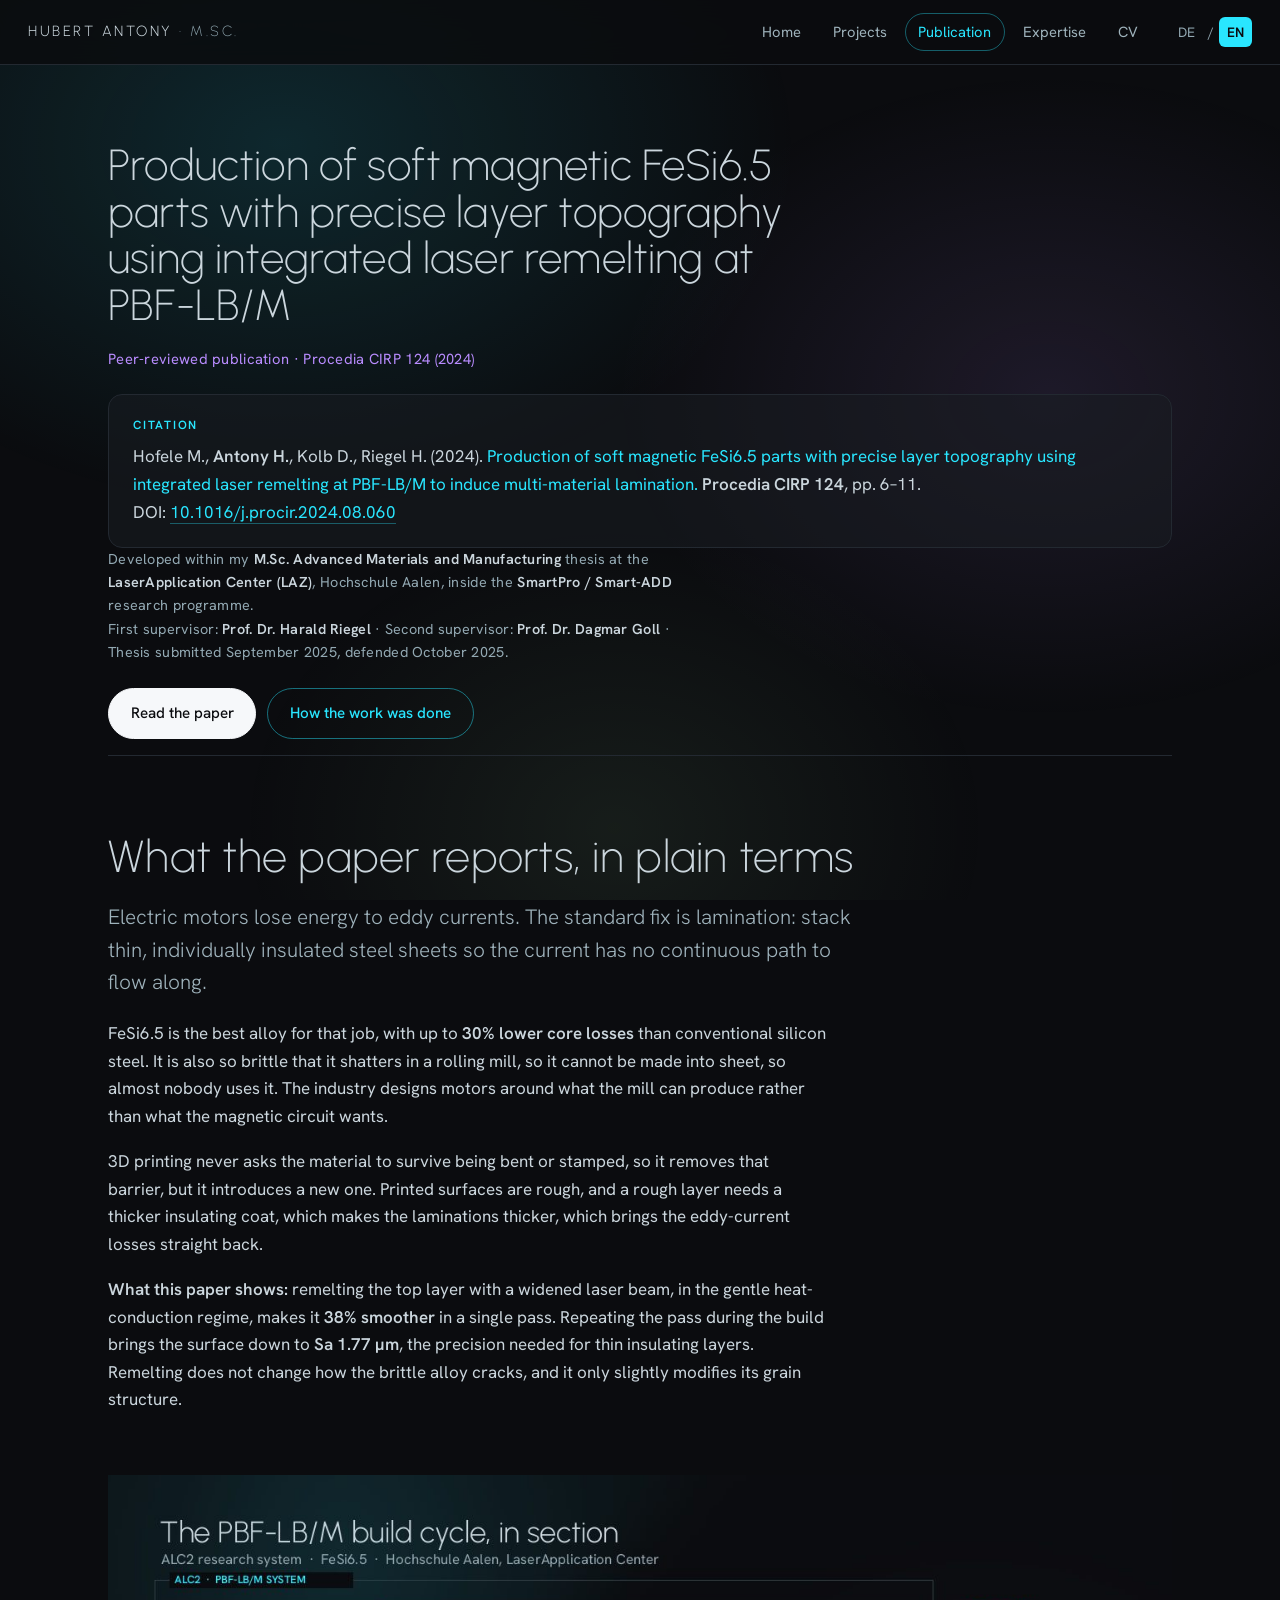
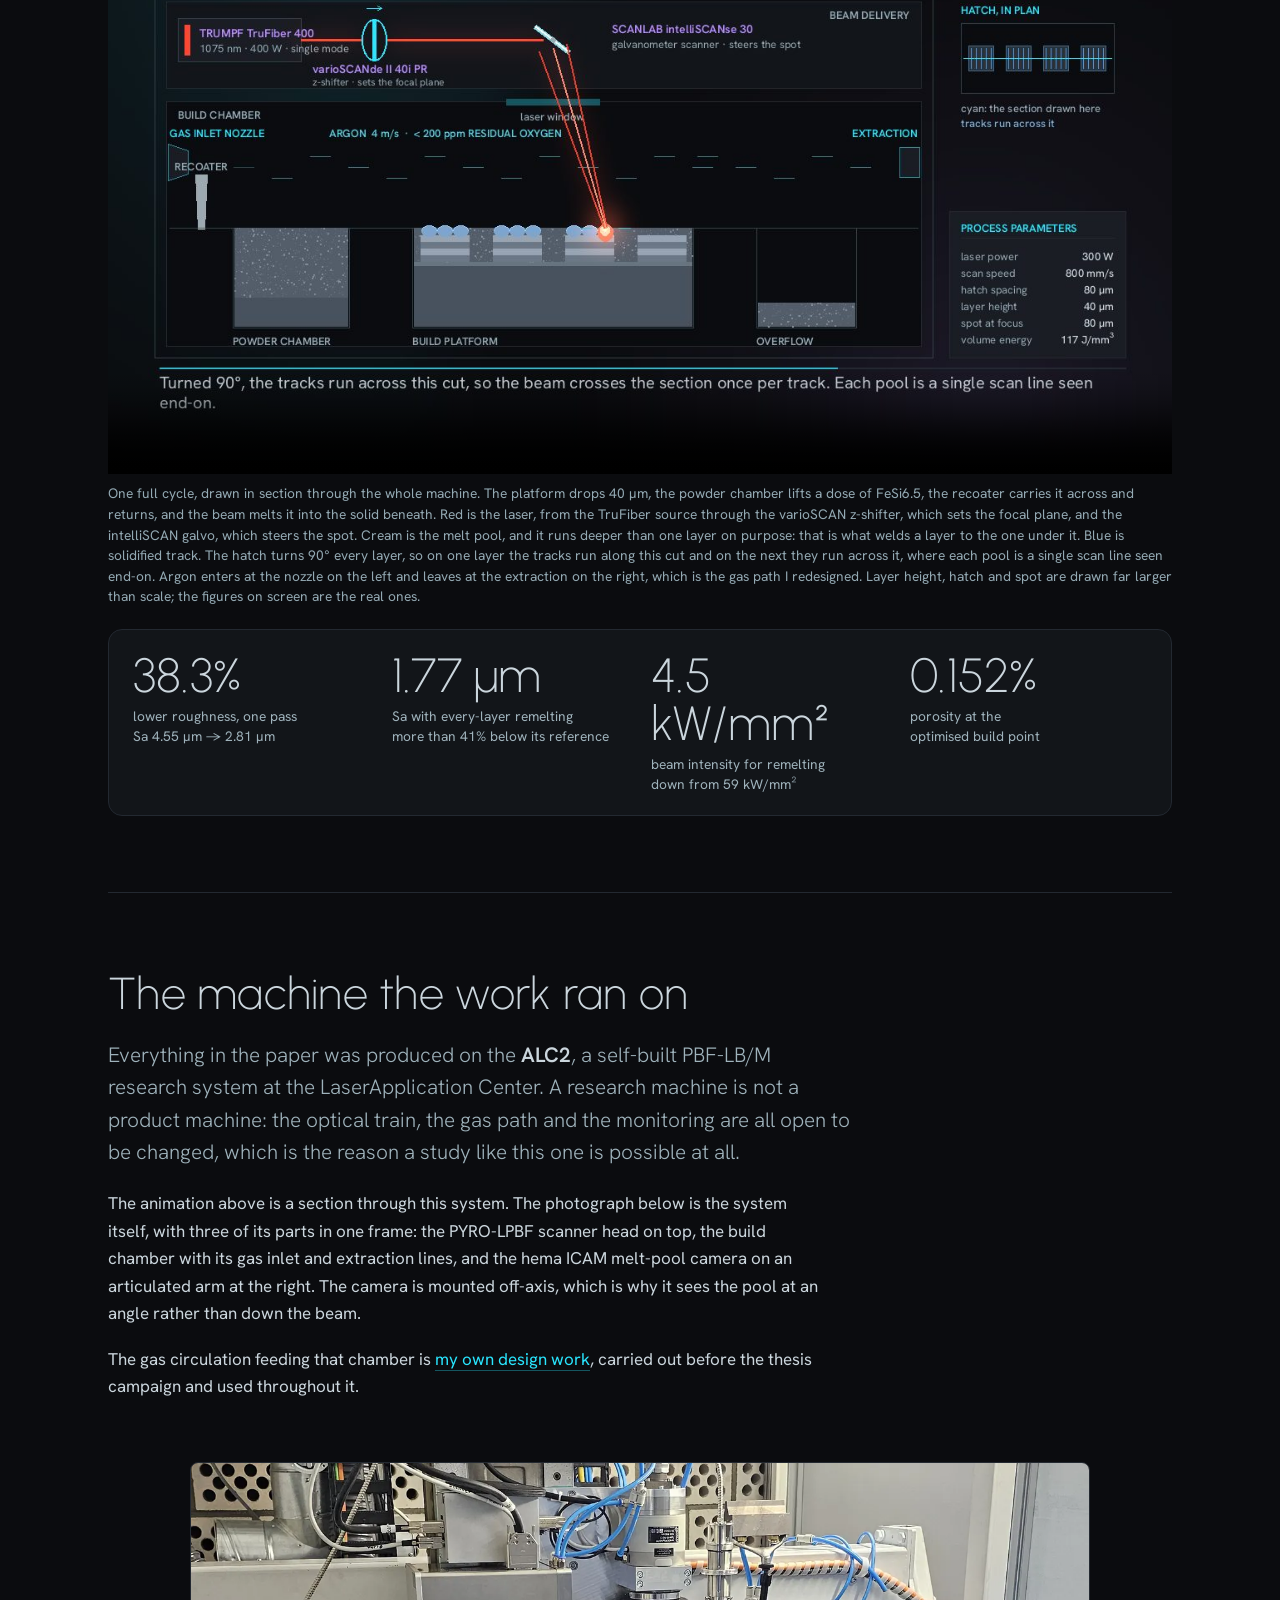
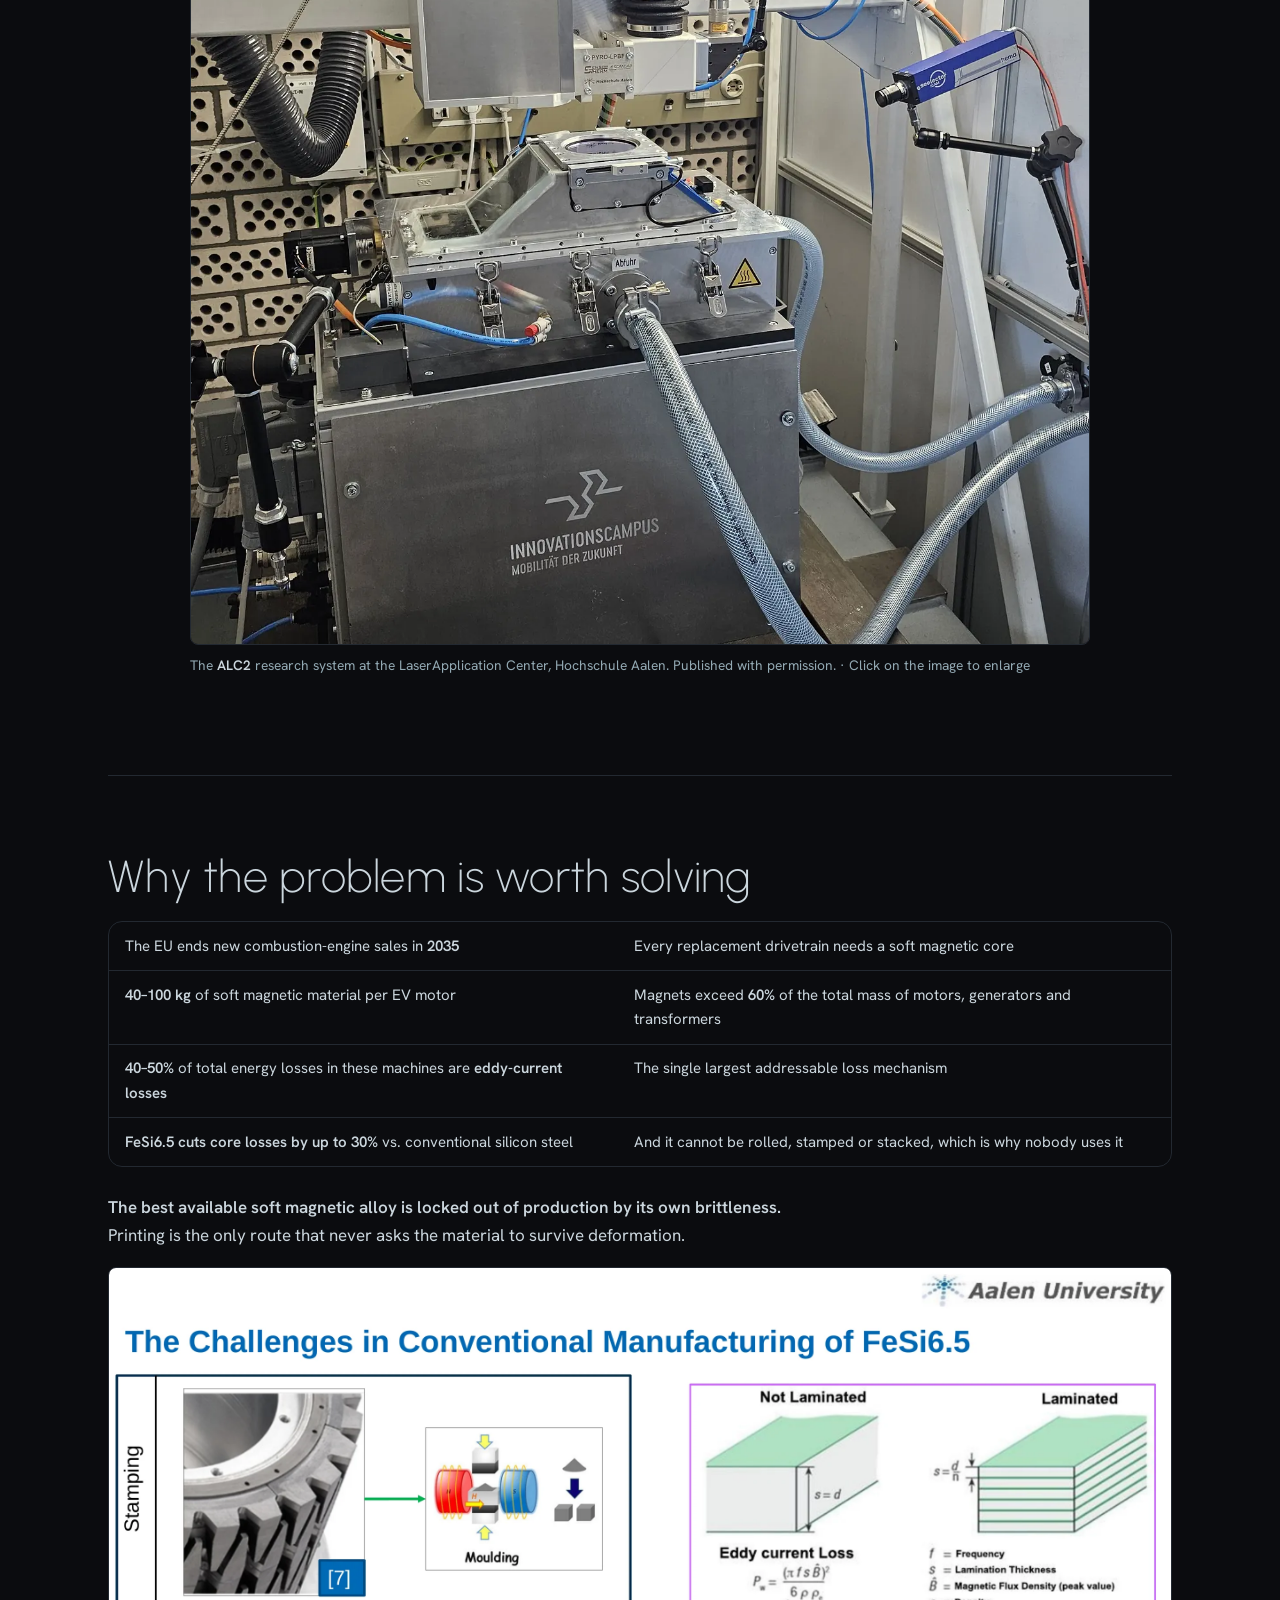
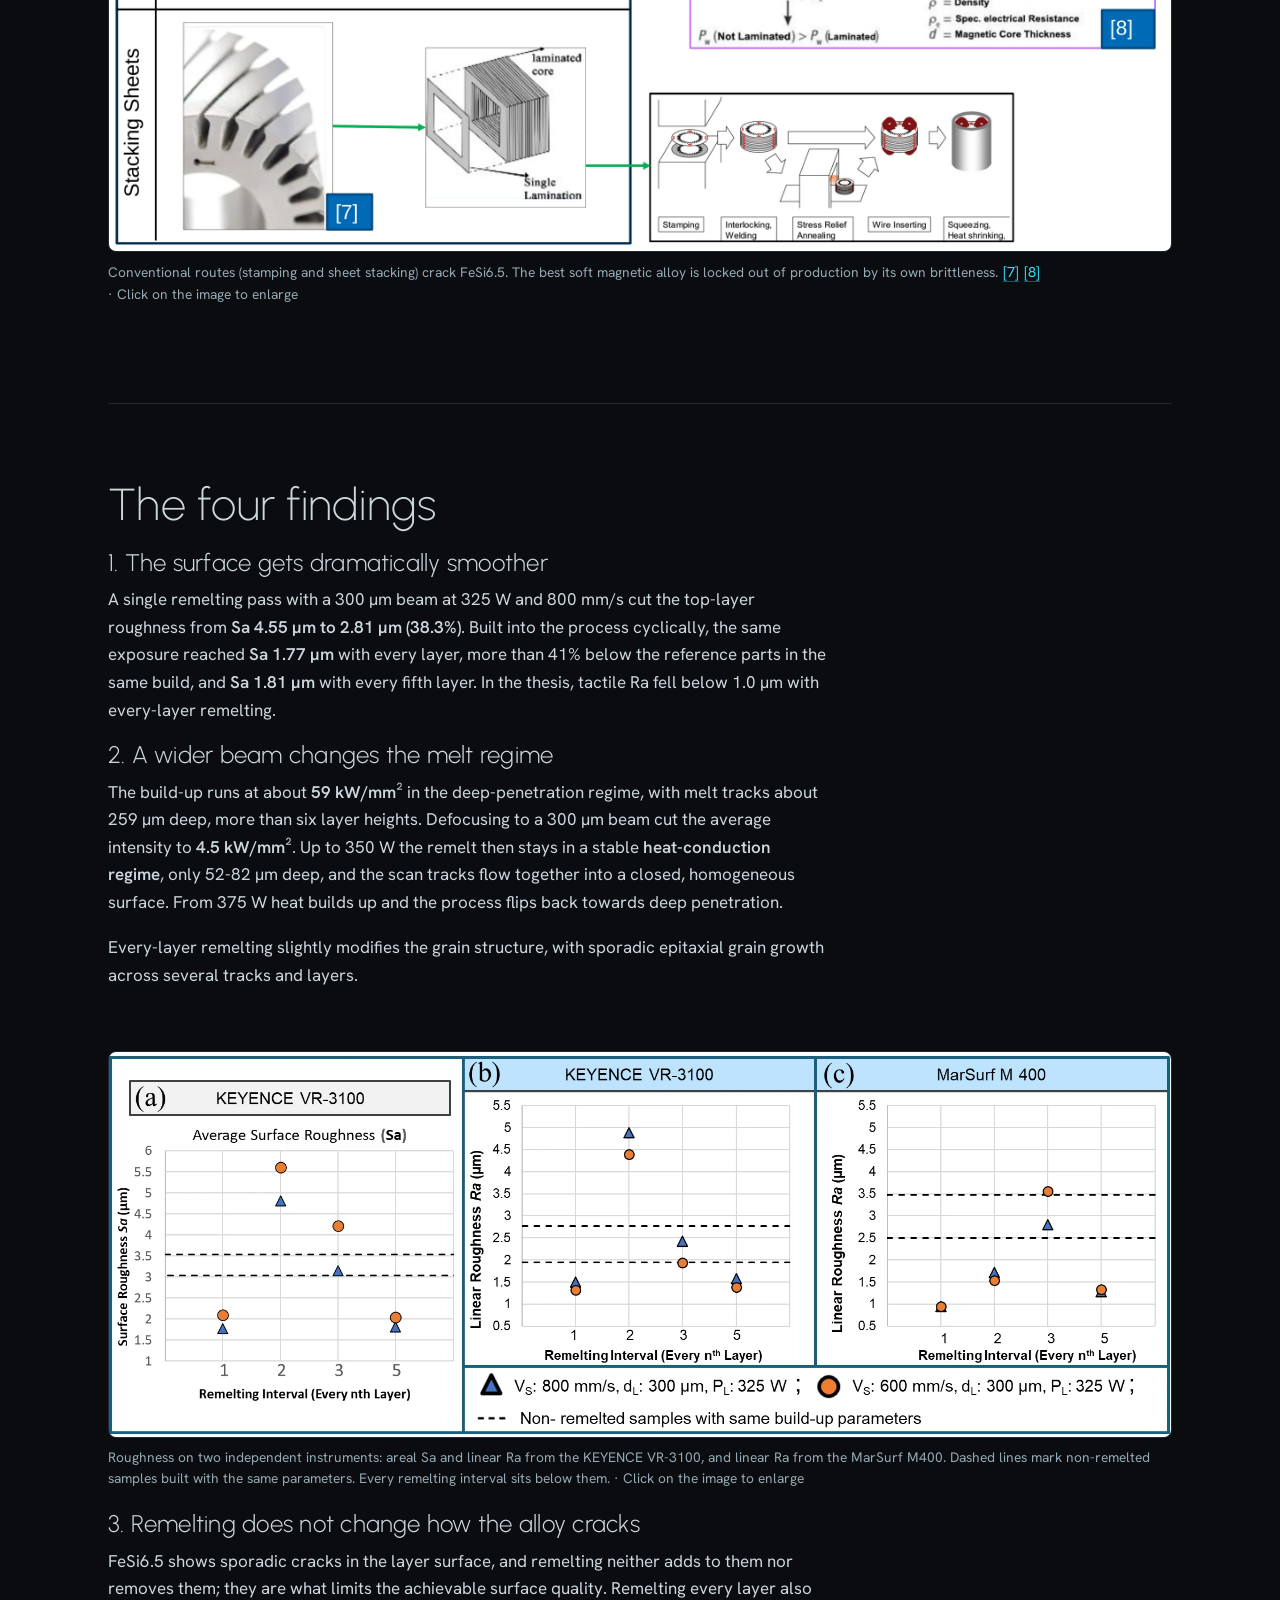
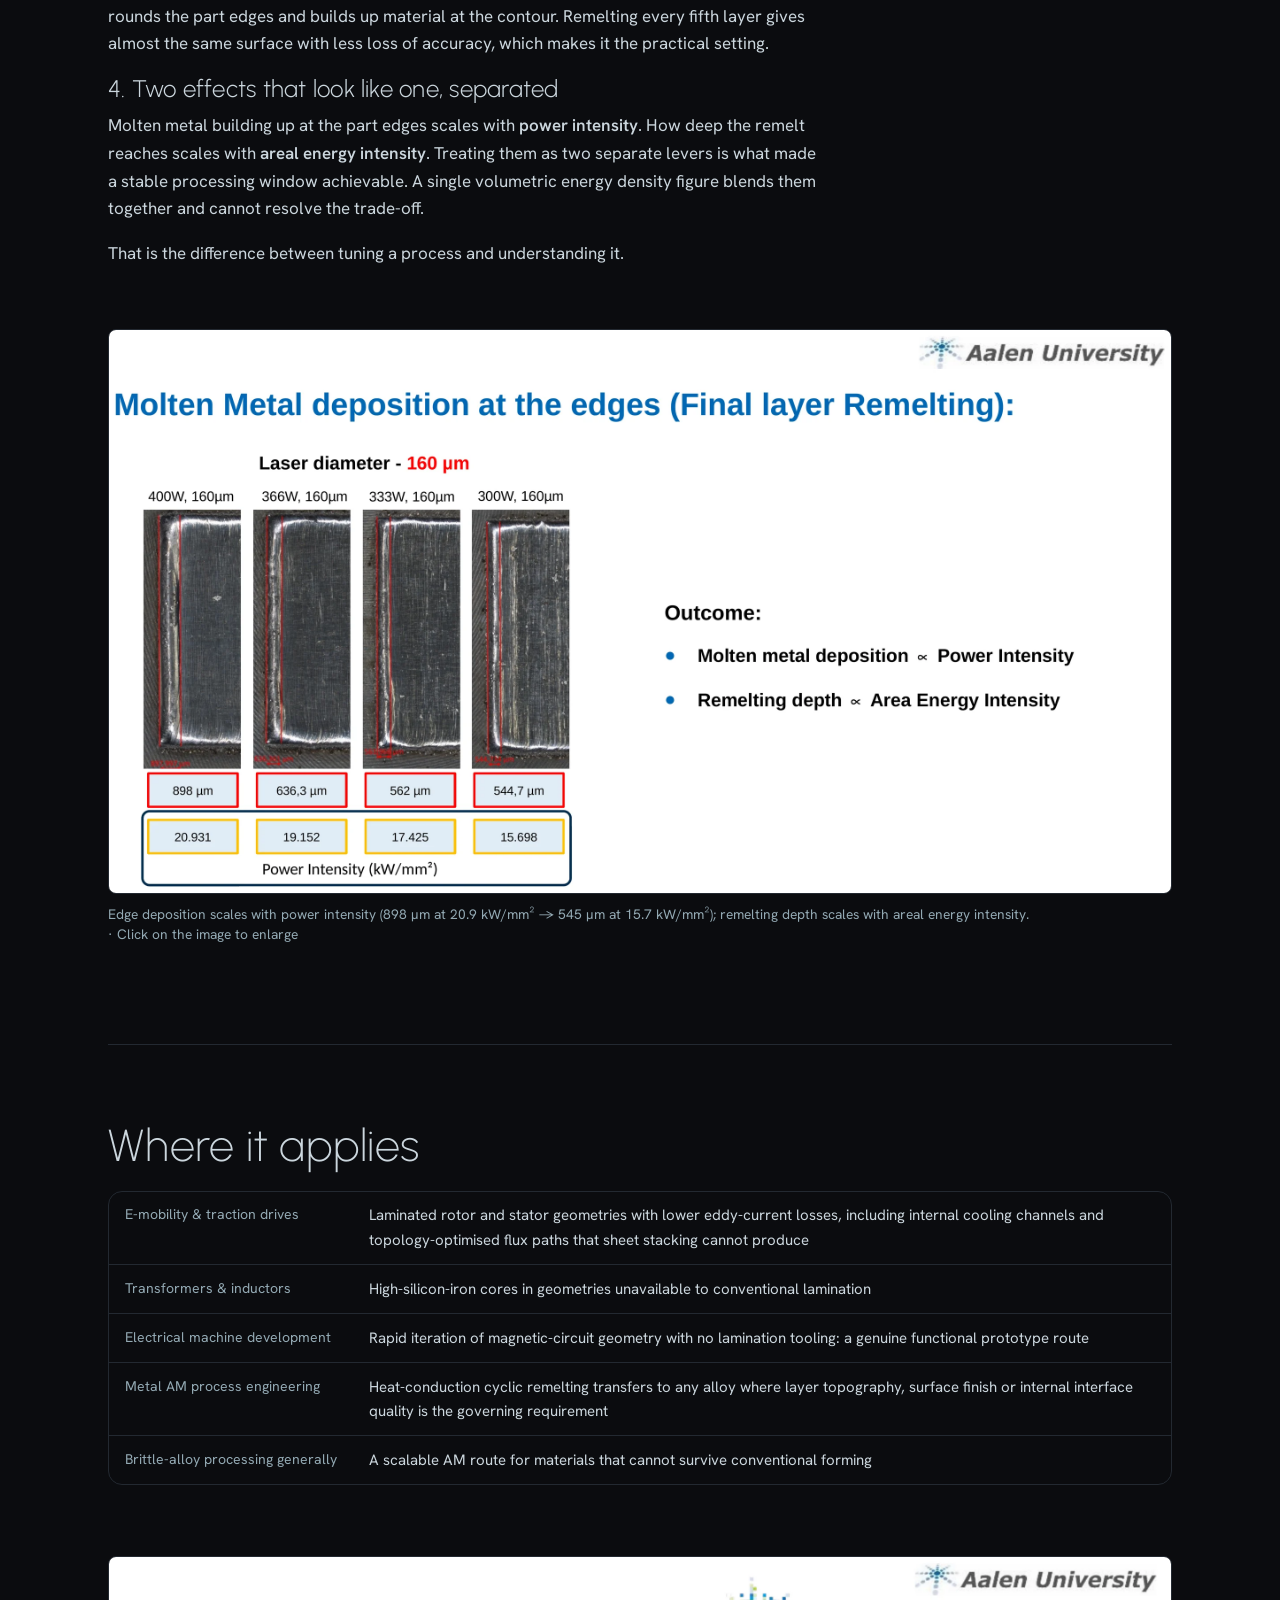
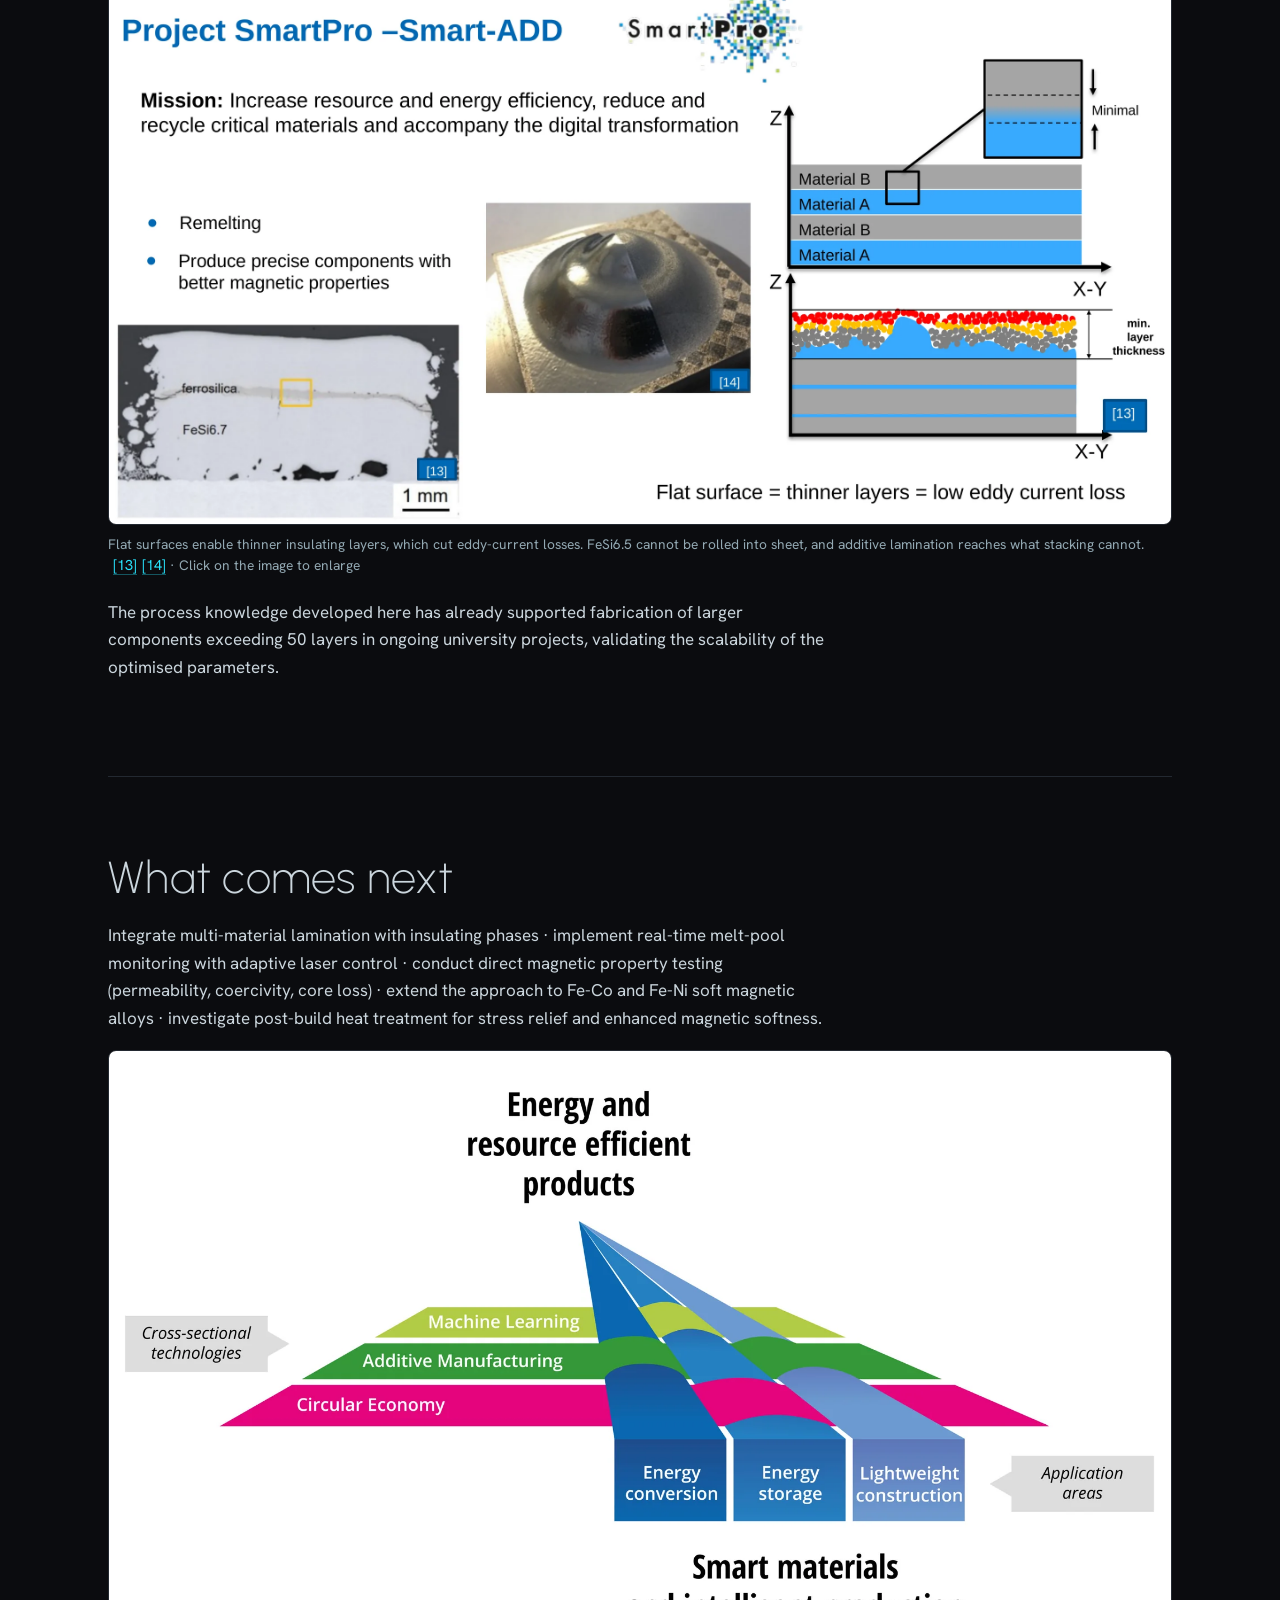
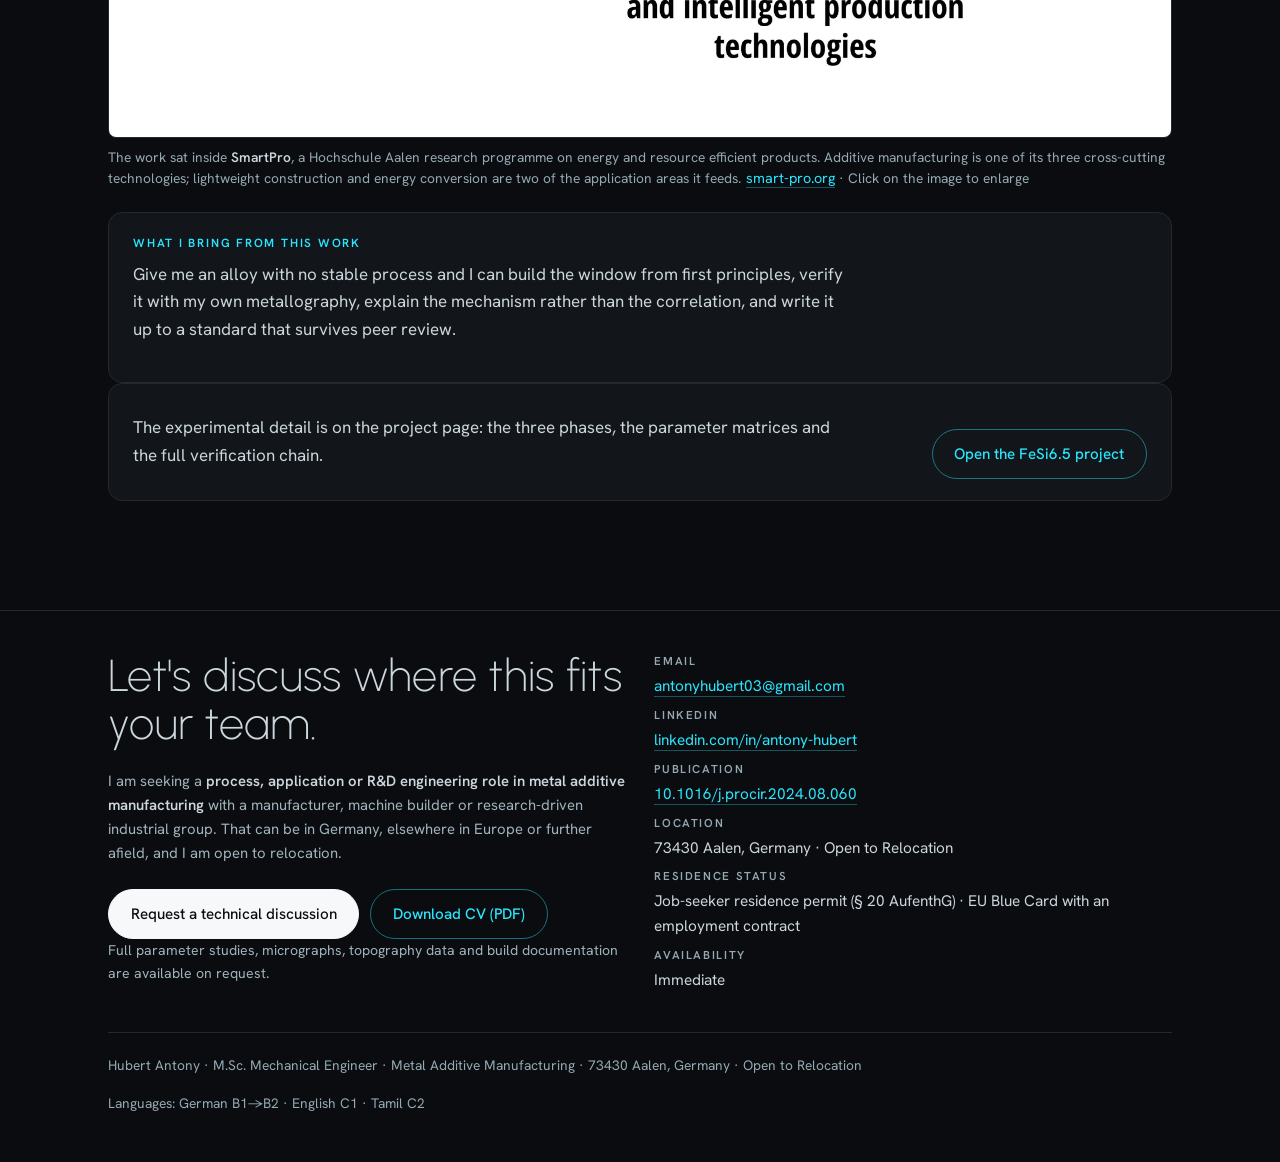
<file: research.html>
<!doctype html>
<html lang="en">
<head>
<meta charset="utf-8">
<meta name="viewport" content="width=device-width, initial-scale=1">
<title>Publication · Hubert Antony</title>
<meta name="description" content="Master's thesis deep-dive: optimisation of layer surface topography in FeSi6.5 soft magnetic components through in-process laser remelting in PBF-LB/M. Published in Procedia CIRP 124 (2024).">
<link rel="canonical" href="https://ihubertt.github.io/antonyhubert.github.io/research.html">
<link rel="icon" href="assets/icons/favicon.ico" sizes="any">
<link rel="icon" type="image/png" sizes="32x32" href="assets/icons/favicon-32.png">
<link rel="icon" type="image/png" sizes="192x192" href="assets/icons/icon-192.png">
<link rel="apple-touch-icon" href="assets/icons/apple-touch-icon.png">
<meta property="og:url" content="https://ihubertt.github.io/antonyhubert.github.io/research.html">
<meta property="og:title" content="Publication · Hubert Antony">
<meta property="og:description" content="Peer-reviewed in Procedia CIRP 124 (2024): in-process laser remelting for precise layer topography in FeSi6.5 soft magnetic components.">
<meta property="og:type" content="profile">
<meta property="og:locale" content="en_GB">
<meta property="og:image" content="https://ihubertt.github.io/antonyhubert.github.io/assets/img/og-card.jpg">
<meta property="og:image:width" content="1200">
<meta property="og:image:height" content="630">
<meta property="og:image:alt" content="A mounted FeSi6.5 cross-section sample labelled Hubert, Exp. 6, held between finger and thumb">
<meta name="twitter:card" content="summary_large_image">
<link rel="preconnect" href="https://fonts.googleapis.com">
<link rel="preconnect" href="https://fonts.gstatic.com" crossorigin>
<link href="https://fonts.googleapis.com/css2?family=Urbanist:wght@200;300;400&family=Hanken+Grotesk:wght@300;400;500;600&display=swap" rel="stylesheet">
<script>document.documentElement.className+=" js";</script>
<link rel="stylesheet" href="css/style.css?v=17">
<script type="application/ld+json">
{
 "@context": "https://schema.org",
 "@type": "ScholarlyArticle",
 "headline": "Production of soft magnetic FeSi6.5 parts with precise layer topography using integrated laser remelting at PBF-LB/M to induce multi-material lamination",
 "author": [
  {
   "@type": "Person",
   "name": "Markus Hofele"
  },
  {
   "@type": "Person",
   "name": "Hubert Antony"
  },
  {
   "@type": "Person",
   "name": "David Kolb"
  },
  {
   "@type": "Person",
   "name": "Harald Riegel"
  }
 ],
 "datePublished": "2024",
 "isPartOf": {
  "@type": "Periodical",
  "name": "Procedia CIRP",
  "volume": "124"
 },
 "pagination": "6-11",
 "identifier": "https://doi.org/10.1016/j.procir.2024.08.060",
 "sameAs": "https://doi.org/10.1016/j.procir.2024.08.060",
 "url": "https://ihubertt.github.io/antonyhubert.github.io/research.html",
 "inLanguage": "en"
}
</script>
</head>
<body>
<a class="skip" href="#main">Skip to content</a>

<header class="site-head">
  <div class="wrap-wide">
    <a class="brand" href="index.html">Hubert Antony <span>· M.Sc.</span></a>
    <nav class="nav" aria-label="Main">
      <a href="index.html">Home</a>
      <a href="projects.html">Projects</a>
      <a href="research.html" aria-current="page">Publication</a>
      <a href="expertise.html">Expertise</a>
      <a href="cv.html">CV</a>
    </nav>
      <span class="lang">
        <a href="de/index.html" hreflang="de" title="Diese Seite auf Deutsch">DE</a><span class="lang-sep">/</span><a href="research.html" hreflang="en" aria-current="true">EN</a>
      </span>
  </div>
</header>

<main id="main">
  <div class="wrap">

    <section class="section" style="border:0;padding-bottom:1rem">
      <h1>Production of soft magnetic FeSi6.5 parts with precise layer topography using integrated laser remelting at PBF-LB/M</h1>
      <p class="facts">Peer-reviewed publication &middot; Procedia CIRP 124 (2024)</p>
      <div class="pub" style="margin-top:1.5rem">
        <span class="label">Citation</span>
        Hofele M., <strong>Antony H.</strong>, Kolb D., Riegel H. (2024). <em>Production of soft magnetic FeSi6.5 parts with precise layer topography using integrated laser remelting at PBF-LB/M to induce multi-material lamination.</em> <strong>Procedia CIRP 124</strong>, pp. 6&ndash;11.
        <br>DOI: <a href="https://doi.org/10.1016/j.procir.2024.08.060">10.1016/j.procir.2024.08.060</a>
      </div>
      <p class="facts muted">
        Developed within my <strong>M.Sc. Advanced Materials and Manufacturing</strong> thesis at the <strong>LaserApplication Center (LAZ)</strong>, Hochschule Aalen, inside the <strong>SmartPro / Smart-ADD</strong> research programme.<br>
        First supervisor: <strong>Prof. Dr. Harald Riegel</strong> &middot; Second supervisor: <strong>Prof. Dr. Dagmar Goll</strong> &middot; Thesis submitted September 2025, defended October 2025.
      </p>
      <div class="btn-row">
        <a class="btn" href="https://doi.org/10.1016/j.procir.2024.08.060">Read the paper</a>
        <a class="btn ghost" href="projects.html#fesi">How the work was done</a>
      </div>
    </section>

    <section class="section reveal">
      <h2>What the paper reports, in plain terms</h2>
      <div class="split stackfig">
        <div>
          <p class="lede">Electric motors lose energy to eddy currents. The standard fix is lamination: stack thin, individually insulated steel sheets so the current has no continuous path to flow along.</p>
          <p>FeSi6.5 is the best alloy for that job, with up to <strong>30% lower core losses</strong> than conventional silicon steel. It is also so brittle that it shatters in a rolling mill, so it cannot be made into sheet, so almost nobody uses it. The industry designs motors around what the mill can produce rather than what the magnetic circuit wants.</p>
          <p>3D printing never asks the material to survive being bent or stamped, so it removes that barrier, but it introduces a new one. Printed surfaces are rough, and a rough layer needs a thicker insulating coat, which makes the laminations thicker, which brings the eddy-current losses straight back.</p>
          <p><strong>What this paper shows:</strong> remelting the top layer with a widened laser beam, in the gentle heat-conduction regime, makes it <strong>38% smoother</strong> in a single pass. Repeating the pass during the build brings the surface down to <strong>Sa 1.77 µm</strong>, the precision needed for thin insulating layers. Remelting does not change how the brittle alloy cracks, and it only slightly modifies its grain structure.</p>
        </div>
        <figure data-slot="VID-E" class="wide">
          <video controls preload="none" width="1280" height="720" poster="assets/img/vid-e-cycle.jpg?v=17">
            <source src="assets/video/vid-e-cycle.mp4?v=17" type="video/mp4">
          </video>
          <figcaption>One full cycle, drawn in section through the whole machine. The platform drops 40&nbsp;&micro;m, the powder chamber lifts a dose of FeSi6.5, the recoater carries it across and returns, and the beam melts it into the solid beneath. Red is the laser, from the TruFiber source through the varioSCAN z-shifter, which sets the focal plane, and the intelliSCAN galvo, which steers the spot. Cream is the melt pool, and it runs deeper than one layer on purpose: that is what welds a layer to the one under it. Blue is solidified track. The hatch turns 90&deg; every layer, so on one layer the tracks run along this cut and on the next they run across it, where each pool is a single scan line seen end-on. Argon enters at the nozzle on the left and leaves at the extraction on the right, which is the gas path I redesigned. Layer height, hatch and spot are drawn far larger than scale; the figures on screen are the real ones.</figcaption>
        </figure>
      </div>

      <div class="band four">
        <div><span class="n">38.3%</span><span class="l">lower roughness, one pass<br>Sa 4.55 µm &rarr; 2.81 µm</span></div>
        <div><span class="n">1.77 µm</span><span class="l">Sa with every-layer remelting<br>more than 41% below its reference</span></div>
        <div><span class="n">4.5 kW/mm²</span><span class="l">beam intensity for remelting<br>down from 59 kW/mm²</span></div>
        <div><span class="n">0.152%</span><span class="l">porosity at the<br>optimised build point</span></div>
      </div>
    </section>

    <section class="section reveal">
      <h2>The machine the work ran on</h2>
      <div class="split stackfig">
        <div>
          <p class="lede">Everything in the paper was produced on the <strong>ALC2</strong>, a self-built PBF-LB/M research system at the LaserApplication Center. A research machine is not a product machine: the optical train, the gas path and the monitoring are all open to be changed, which is the reason a study like this one is possible at all.</p>
          <p>The animation above is a section through this system. The photograph below is the system itself, with three of its parts in one frame: the PYRO-LPBF scanner head on top, the build chamber with its gas inlet and extraction lines, and the hema ICAM melt-pool camera on an articulated arm at the right. The camera is mounted off-axis, which is why it sees the pool at an angle rather than down the beam.</p>
          <p>The gas circulation feeding that chamber is <a href="projects.html#gasflow">my own design work</a>, carried out before the thesis campaign and used throughout it.</p>
        </div>
        <figure data-slot="PHOTO-SYS" class="capped">
          <img loading="lazy" decoding="async" src="assets/img/lab-system.webp" alt="The ALC2 PBF-LB/M research system: build chamber with the PYRO-LPBF scanner head above it and a hema ICAM melt-pool camera mounted off-axis on an articulated arm" width="1400" height="1218">
          <figcaption>The <strong>ALC2</strong> research system at the LaserApplication Center, Hochschule Aalen. Published with permission.</figcaption>
        </figure>
      </div>
    </section>

    <section class="section reveal">
      <h2>Why the problem is worth solving</h2>
      <div class="table-wrap">
        <table class="stack">
          <tbody>
            <tr><td data-label="Driver">The EU ends new combustion-engine sales in <strong>2035</strong></td><td data-label="Consequence">Every replacement drivetrain needs a soft magnetic core</td></tr>
            <tr><td data-label="Driver"><strong>40–100 kg</strong> of soft magnetic material per EV motor</td><td data-label="Consequence">Magnets exceed <strong>60%</strong> of the total mass of motors, generators and transformers</td></tr>
            <tr><td data-label="Driver"><strong>40–50%</strong> of total energy losses in these machines are <strong>eddy-current losses</strong></td><td data-label="Consequence">The single largest addressable loss mechanism</td></tr>
            <tr><td data-label="Driver"><strong>FeSi6.5 cuts core losses by up to 30%</strong> vs. conventional silicon steel</td><td data-label="Consequence">And it cannot be rolled, stamped or stacked, which is why nobody uses it</td></tr>
          </tbody>
        </table>
      </div>
      <p><strong>The best available soft magnetic alloy is locked out of production by its own brittleness.</strong> Printing is the only route that never asks the material to survive deformation.</p>
      <figure data-slot="FIG-12">
            <img loading="lazy" decoding="async" src="assets/img/fig-12.webp" alt="Diagram of conventional stamping and sheet-stacking processes used to make laminated magnetic cores" width="2400" height="1318">
            <figcaption>Conventional routes (stamping and sheet stacking) crack FeSi6.5. The best soft magnetic alloy is locked out of production by its own brittleness.<span class="refs"><a href="https://web.archive.org/web/20250207200054/https://www.grau-stanzwerk.de/d/produkte/elektromotorenbleche.php" target="_blank" rel="noopener" title="Erich Grau GmbH · Elektromotorenbleche (archived copy, 7 Feb 2025; the original page was removed when the company rebuilt its website)">[7]</a><a href="https://pcsmaa.nimte.ac.cn/uploadfiles/site20/201603/20160307170934-5524245184.pdf" target="_blank" rel="noopener" title="Soft magnetic materials review (PDF)">[8]</a></span></figcaption>
          </figure>
    </section>

    <section class="section reveal">
      <h2>The four findings</h2>

      <div class="split stackfig">
        <div>
          <h3>1. The surface gets dramatically smoother</h3>
          <p>A single remelting pass with a 300 µm beam at 325 W and 800 mm/s cut the top-layer roughness from <strong>Sa 4.55 µm to 2.81 µm (38.3%)</strong>. Built into the process cyclically, the same exposure reached <strong>Sa 1.77 µm</strong> with every layer, more than 41% below the reference parts in the same build, and <strong>Sa 1.81 µm</strong> with every fifth layer. In the thesis, tactile Ra fell below 1.0 µm with every-layer remelting.</p>

          <h3>2. A wider beam changes the melt regime</h3>
          <p>The build-up runs at about <strong>59 kW/mm²</strong> in the deep-penetration regime, with melt tracks about 259 µm deep, more than six layer heights. Defocusing to a 300 µm beam cut the average intensity to <strong>4.5 kW/mm²</strong>. Up to 350 W the remelt then stays in a stable <strong>heat-conduction regime</strong>, only 52-82 µm deep, and the scan tracks flow together into a closed, homogeneous surface. From 375 W heat builds up and the process flips back towards deep penetration.</p>
          <p>Every-layer remelting slightly modifies the grain structure, with sporadic epitaxial grain growth across several tracks and layers.</p>
        </div>
        <div>
          <figure data-slot="FIG-13">
            <img loading="lazy" decoding="async" src="assets/img/fig-13.webp" alt="Three charts: areal roughness Sa and linear roughness Ra from the KEYENCE VR-3100, and linear roughness Ra from the MarSurf M400, plotted against remelting interval with dashed non-remelted reference lines" width="1869" height="678">
            <figcaption>Roughness on two independent instruments: areal Sa and linear Ra from the KEYENCE VR-3100, and linear Ra from the MarSurf M400. Dashed lines mark non-remelted samples built with the same parameters. Every remelting interval sits below them.</figcaption>
          </figure>
        </div>
      </div>

      <div class="split rev stackfig">
        <div>
          <figure data-slot="FIG-14">
            <img loading="lazy" decoding="async" src="assets/img/fig-14.webp" alt="Micrographs of molten metal deposition at sample edges at four power intensities, with measured deposition heights" width="2400" height="1272">
            <figcaption>Edge deposition scales with power intensity (898 µm at 20.9 kW/mm² → 545 µm at 15.7 kW/mm²); remelting depth scales with areal energy intensity.</figcaption>
          </figure>
        </div>
        <div>
          <h3>3. Remelting does not change how the alloy cracks</h3>
          <p>FeSi6.5 shows sporadic cracks in the layer surface, and remelting neither adds to them nor removes them; they are what limits the achievable surface quality. Remelting every layer also rounds the part edges and builds up material at the contour. Remelting every fifth layer gives almost the same surface with less loss of accuracy, which makes it the practical setting.</p>

          <h3>4. Two effects that look like one, separated</h3>
          <p>Molten metal building up at the part edges scales with <strong>power intensity</strong>. How deep the remelt reaches scales with <strong>areal energy intensity</strong>. Treating them as two separate levers is what made a stable processing window achievable. A single volumetric energy density figure blends them together and cannot resolve the trade-off.</p>
          <p>That is the difference between tuning a process and understanding it.</p>
        </div>
      </div>
    </section>

    <section class="section reveal">
      <h2>Where it applies</h2>
      <div class="split stackfig">
        <div><div class="table-wrap">
            <table class="t-key stack">
              <tbody>
                <tr><td data-label="Sector">E-mobility &amp; traction drives</td><td data-label="Application">Laminated rotor and stator geometries with lower eddy-current losses, including internal cooling channels and topology-optimised flux paths that sheet stacking cannot produce</td></tr>
                <tr><td data-label="Sector">Transformers &amp; inductors</td><td data-label="Application">High-silicon-iron cores in geometries unavailable to conventional lamination</td></tr>
                <tr><td data-label="Sector">Electrical machine development</td><td data-label="Application">Rapid iteration of magnetic-circuit geometry with no lamination tooling: a genuine functional prototype route</td></tr>
                <tr><td data-label="Sector">Metal AM process engineering</td><td data-label="Application">Heat-conduction cyclic remelting transfers to any alloy where layer topography, surface finish or internal interface quality is the governing requirement</td></tr>
                <tr><td data-label="Sector">Brittle-alloy processing generally</td><td data-label="Application">A scalable AM route for materials that cannot survive conventional forming</td></tr>
              </tbody>
            </table>
          </div></div>
        <div><figure data-slot="FIG-09">
            <img loading="lazy" decoding="async" src="assets/img/fig-09.webp" alt="Schematic of alternating magnetic and insulating layers forming a laminated core with minimal layer thickness" width="2400" height="1280">
            <figcaption>Flat surfaces enable thinner insulating layers, which cut eddy-current losses. FeSi6.5 cannot be rolled into sheet, and additive lamination reaches what stacking cannot.<span class="refs"><a href="https://doi.org/10.1016/j.procir.2020.09.047" target="_blank" rel="noopener" title="Procedia CIRP (2020), DOI 10.1016/j.procir.2020.09.047">[13]</a><a href="https://link.springer.com/chapter/10.1007/978-981-10-1082-8_16" target="_blank" rel="noopener" title="Springer chapter, DOI 10.1007/978-981-10-1082-8_16">[14]</a></span></figcaption>
          </figure></div>
      </div>
      <p>The process knowledge developed here has already supported fabrication of larger components exceeding 50 layers in ongoing university projects, validating the scalability of the optimised parameters.</p>
    </section>

    <section class="section reveal">
      <h2>What comes next</h2>
      <p>Integrate multi-material lamination with insulating phases &middot; implement real-time melt-pool monitoring with adaptive laser control &middot; conduct direct magnetic property testing (permeability, coercivity, core loss) &middot; extend the approach to Fe-Co and Fe-Ni soft magnetic alloys &middot; investigate post-build heat treatment for stress relief and enhanced magnetic softness.</p>

      <figure data-slot="FIG-19" class="wide">
        <img loading="lazy" decoding="async" src="assets/img/fig-19.webp" alt="SmartPro programme diagram: machine learning, additive manufacturing and circular economy feeding energy conversion, energy storage and lightweight construction" width="1900" height="1226">
        <figcaption>The work sat inside <strong>SmartPro</strong>, a Hochschule Aalen research programme on energy and resource efficient products. Additive manufacturing is one of its three cross-cutting technologies; lightweight construction and energy conversion are two of the application areas it feeds.<span class="refs"><a href="https://smart-pro.org/" target="_blank" rel="noopener" title="SmartPro research programme">smart-pro.org</a></span></figcaption>
      </figure>

      <div class="note">
        <span class="label">What I bring from this work</span>
        <p>Give me an alloy with no stable process and I can build the window from first principles, verify it with my own metallography, explain the mechanism rather than the correlation, and write it up to a standard that survives peer review.</p>
      </div>

      <div class="cta-inline">
        <p>The experimental detail is on the project page: the three phases, the parameter matrices and the full verification chain.</p>
        <div class="btn-row"><a class="btn ghost" href="projects.html#fesi">Open the FeSi6.5 project</a></div>
      </div>
    </section>

  </div>
</main>

<footer class="site-foot">
  <div class="wrap">
    <div class="foot-grid">
      <div>
        <h2>Let's discuss where this fits your team.</h2>
        <p>I am seeking a <strong>process, application or R&amp;D engineering role in metal additive manufacturing</strong> with a manufacturer, machine builder or research-driven industrial group. That can be in Germany, elsewhere in Europe or further afield, and I am open to relocation.</p>
        <div class="btn-row">
          <a class="btn" href="mailto:antonyhubert03@gmail.com">Request a technical discussion</a>
          <a class="btn ghost" href="assets/Hubert_Antony_CV_2026.pdf?v=17">Download CV (PDF)</a>
        </div>
        <p class="small muted">Full parameter studies, micrographs, topography data and build documentation are available on request.</p>
      </div>
      <div>
        <ul class="contact-list">
          <li><span class="k">Email</span><span class="v"><a href="mailto:antonyhubert03@gmail.com">antonyhubert03@gmail.com</a></span></li>
          <li><span class="k">LinkedIn</span><span class="v"><a href="https://www.linkedin.com/in/antony-hubert" rel="me">linkedin.com/in/antony-hubert</a></span></li>
          <li><span class="k">Publication</span><span class="v"><a href="https://doi.org/10.1016/j.procir.2024.08.060">10.1016/j.procir.2024.08.060</a></span></li>
          <li><span class="k">Location</span><span class="v">73430 Aalen, Germany · Open to Relocation</span></li>
          <li><span class="k">Residence status</span><span class="v">Job-seeker residence permit (§ 20 AufenthG) · EU Blue Card with an employment contract</span></li>
          <li><span class="k">Availability</span><span class="v">Immediate</span></li>
        </ul>
      </div>
    </div>
    <div class="colophon">
      <span>Hubert Antony · M.Sc. Mechanical Engineer · Metal Additive Manufacturing · 73430 Aalen, Germany · Open to Relocation</span>
      <span>Languages: German B1→B2 · English C1 · Tamil C2</span>
    </div>
  </div>
</footer>

<script src="js/site.js?v=17"></script>
</body>
</html>
</file>
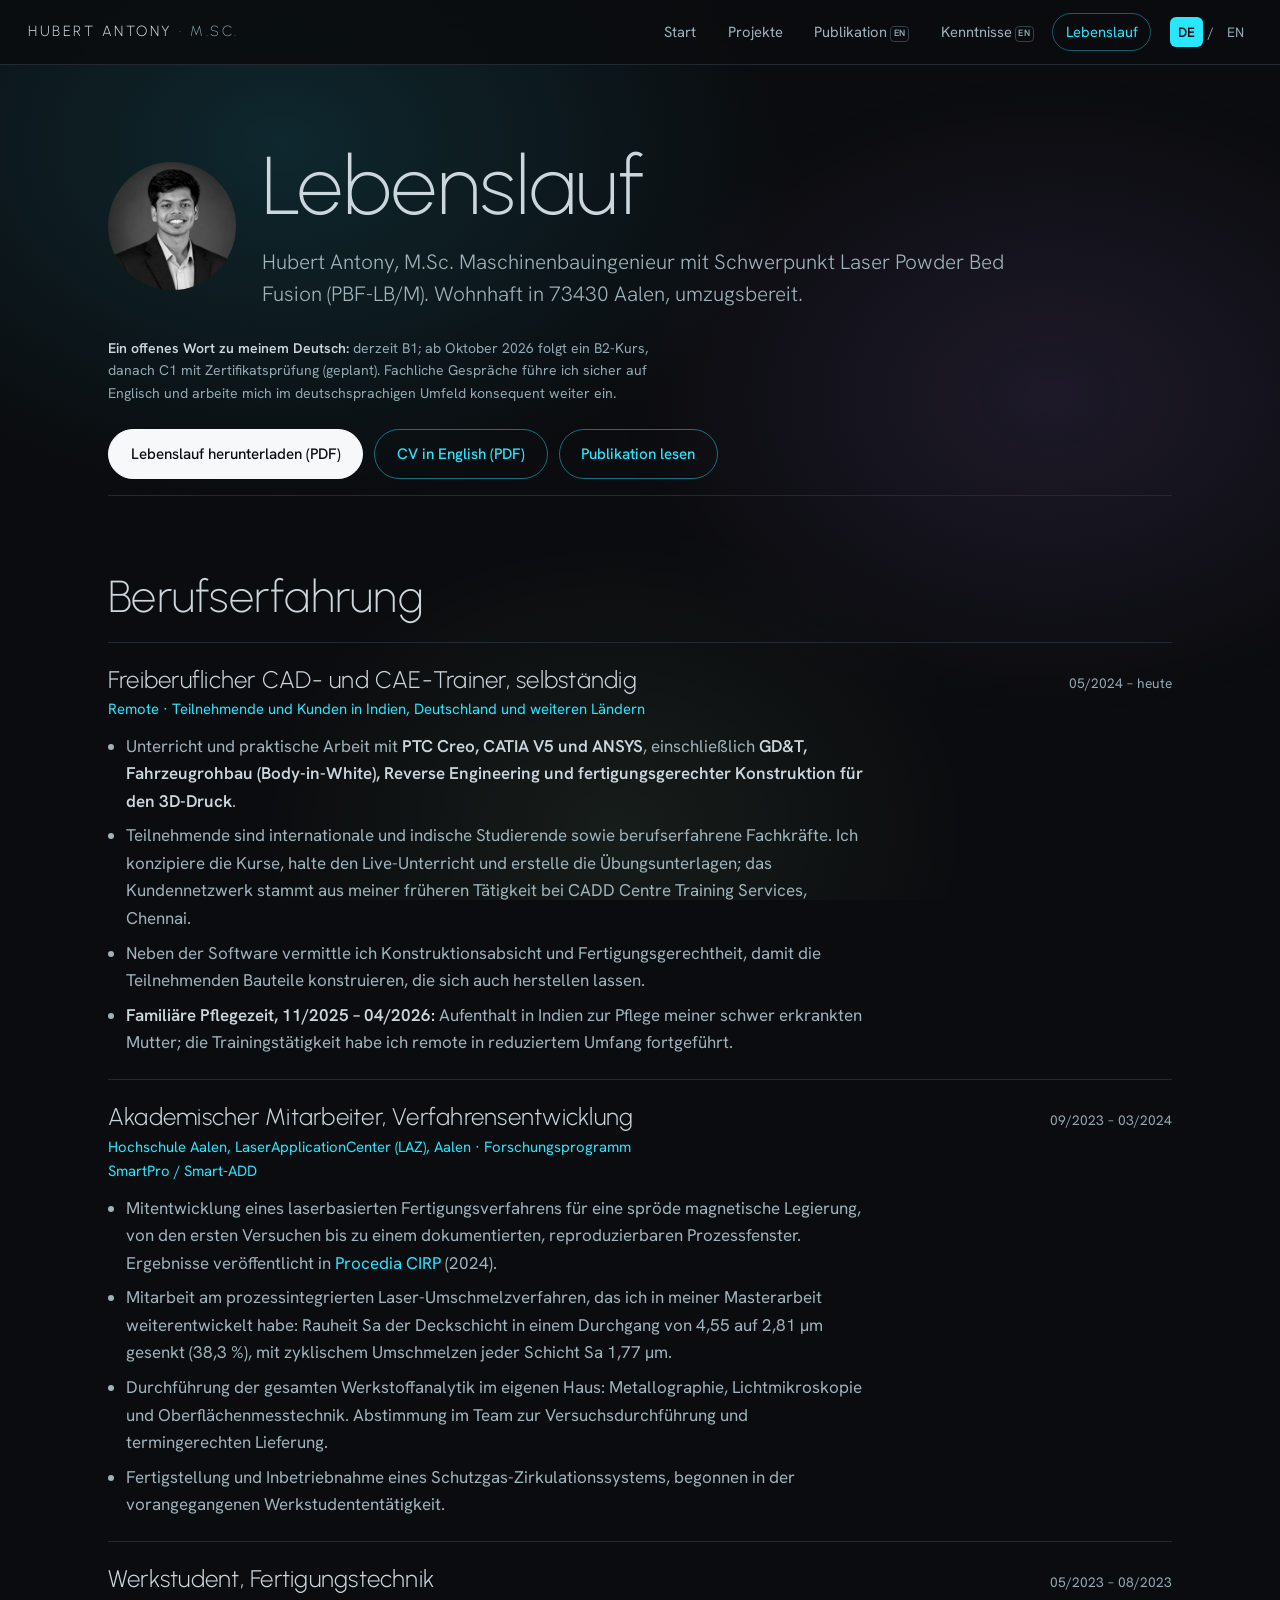
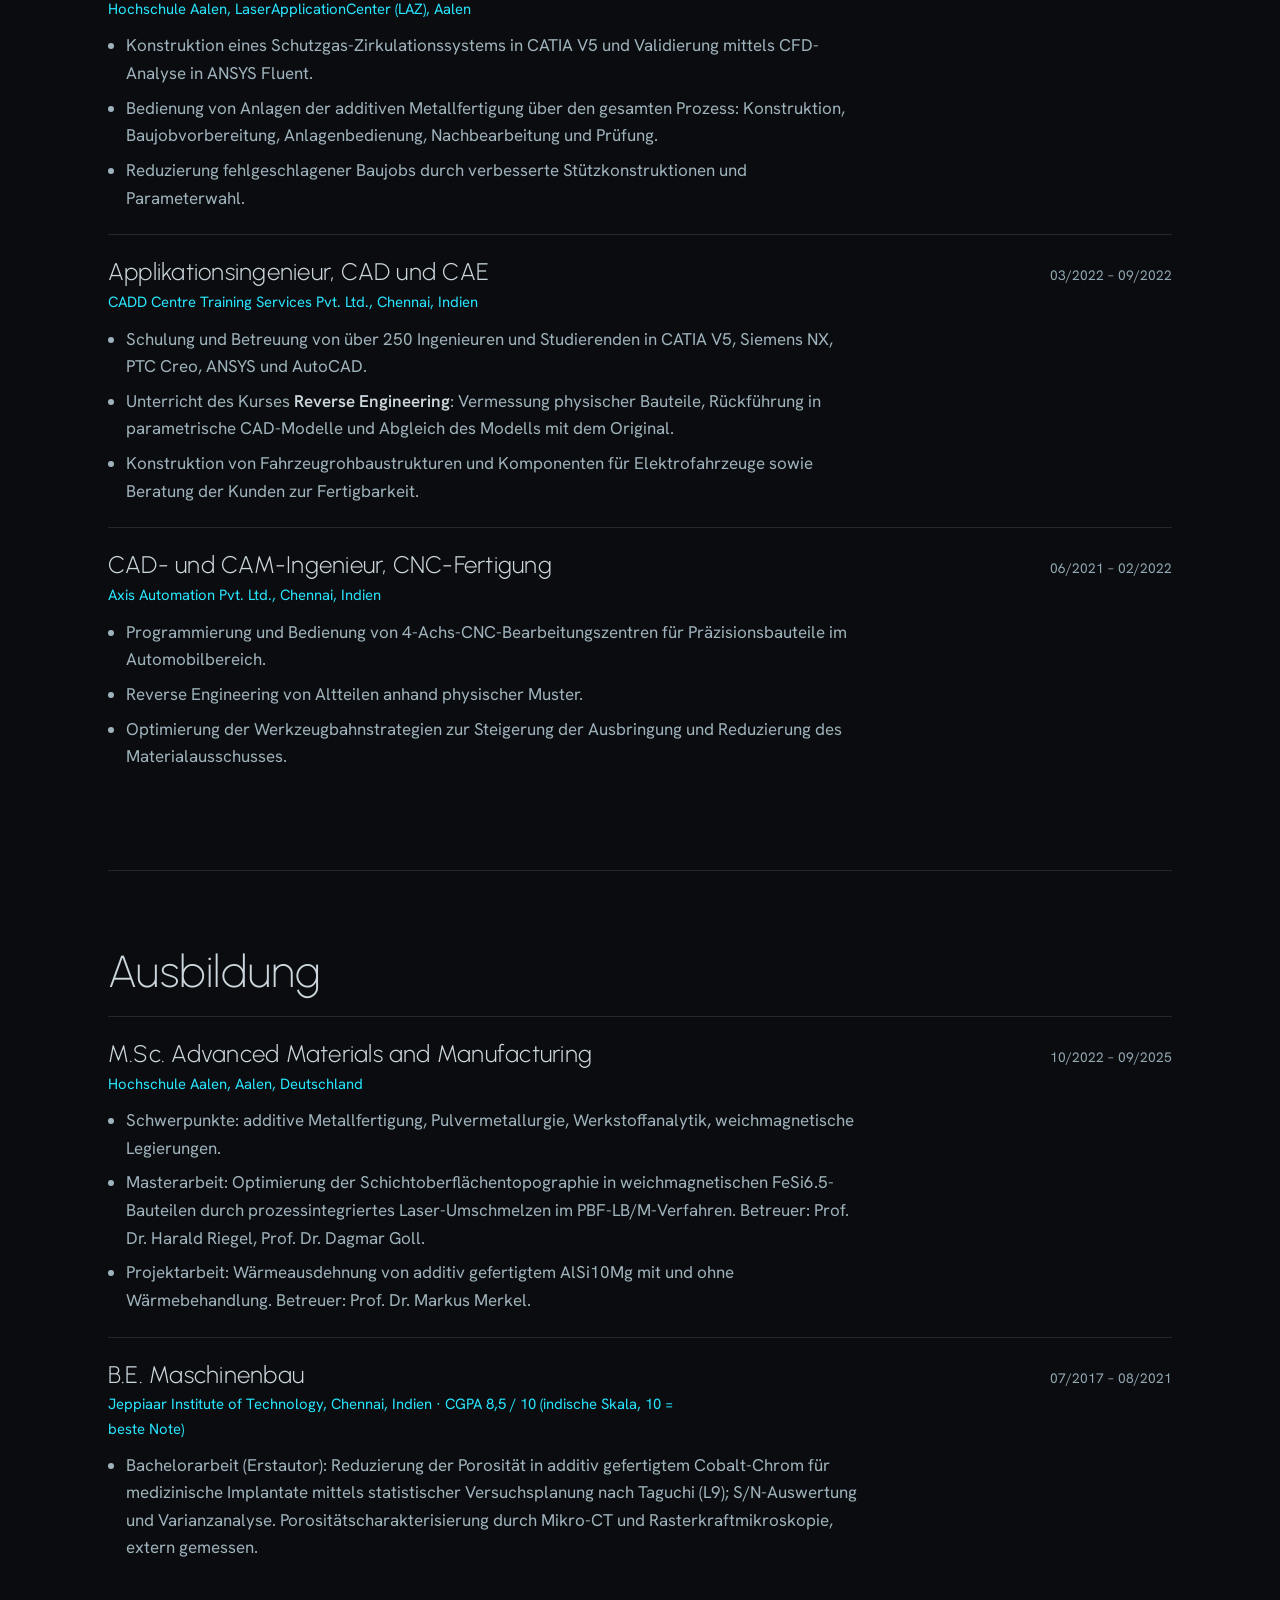
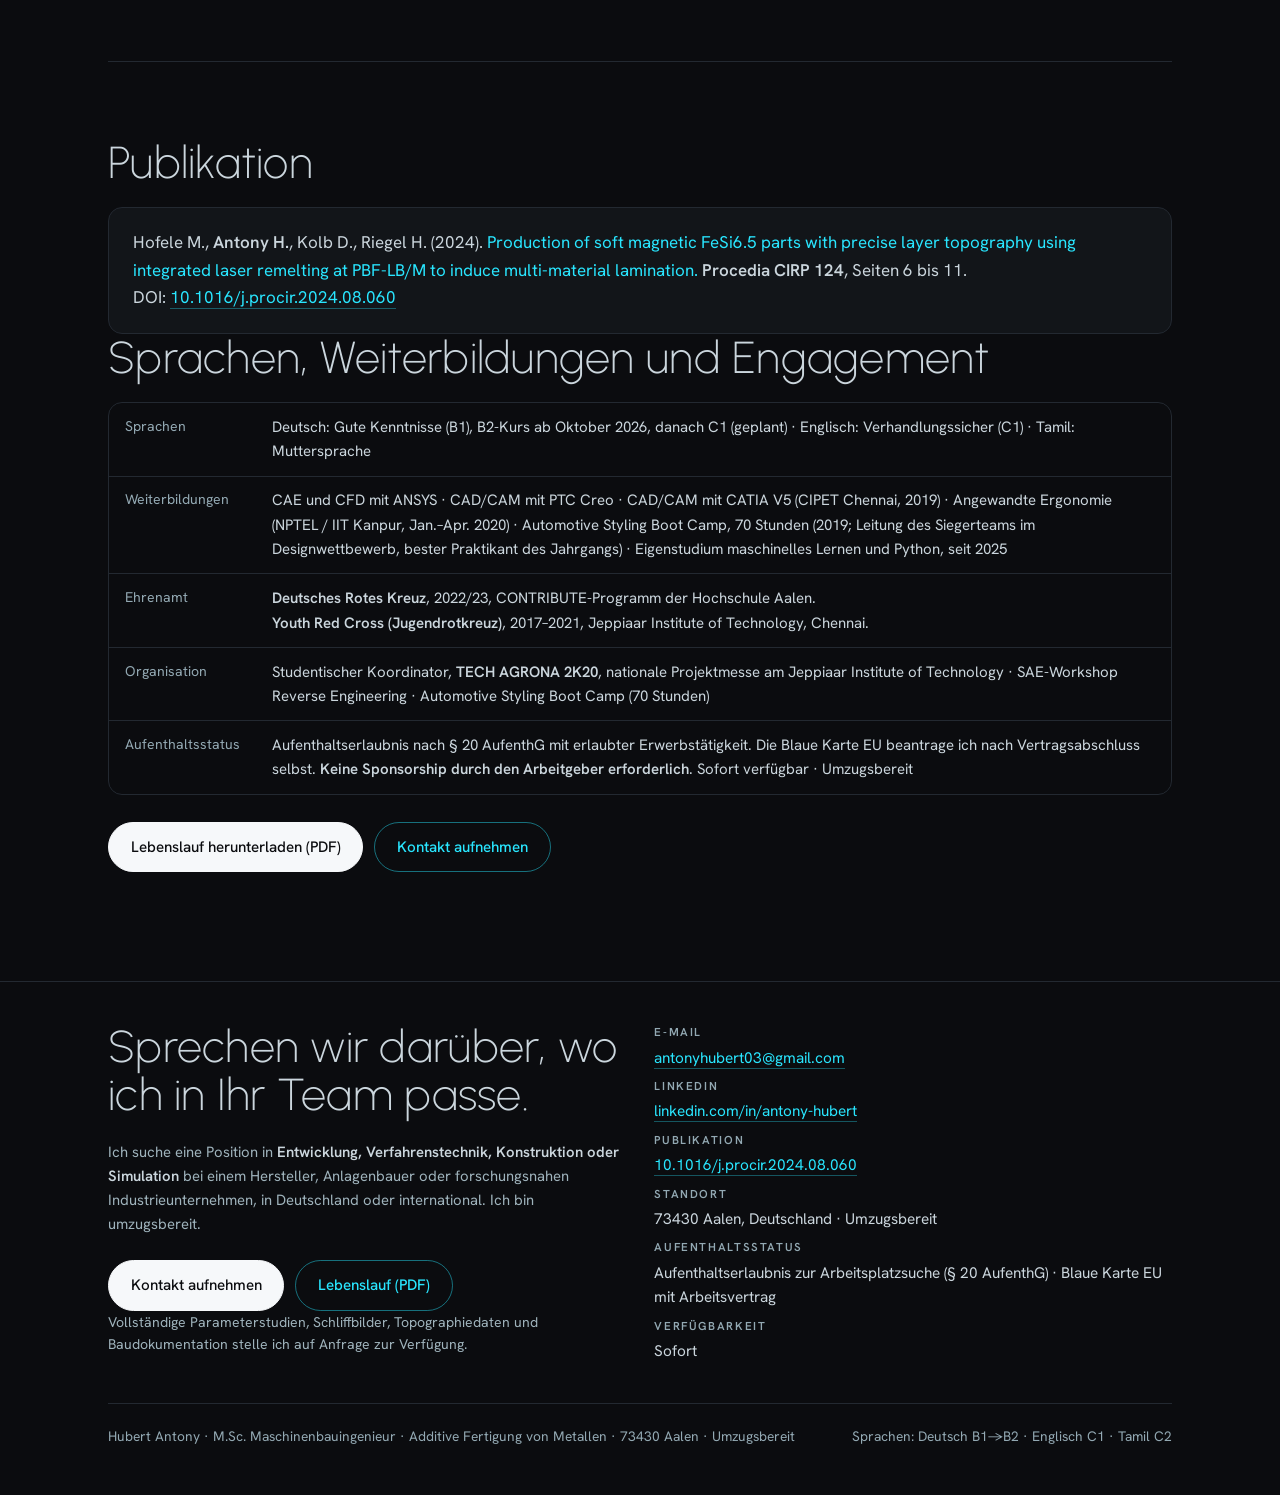
<file: de/cv.html>
<!doctype html>
<html lang="de">
<head>
<meta charset="utf-8">
<meta name="viewport" content="width=device-width, initial-scale=1">
<title>Lebenslauf · Hubert Antony</title>
<meta name="description" content="M.Sc. Maschinenbauingenieur mit Schwerpunkt PBF-LB/M-Verfahrensentwicklung für weichmagnetische Legierungen. Begutachtete Veröffentlichung in Procedia CIRP. Aalen, Deutschland.">
<link rel="alternate" hreflang="en" href="../cv.html">
<link rel="alternate" hreflang="de" href="cv.html">
<link rel="canonical" href="https://ihubertt.github.io/antonyhubert.github.io/de/cv.html">
<link rel="icon" href="../assets/icons/favicon.ico" sizes="any">
<link rel="icon" type="image/png" sizes="32x32" href="../assets/icons/favicon-32.png">
<link rel="icon" type="image/png" sizes="192x192" href="../assets/icons/icon-192.png">
<link rel="apple-touch-icon" href="../assets/icons/apple-touch-icon.png">
<meta property="og:url" content="https://ihubertt.github.io/antonyhubert.github.io/de/cv.html">
<meta property="og:title" content="Lebenslauf · Hubert Antony">
<meta property="og:description" content="M.Sc. Maschinenbauingenieur, metallische additive Fertigung. Vollständiger Lebenslauf, als PDF auf Deutsch und Englisch.">
<meta property="og:type" content="profile">
<meta property="og:locale" content="de_DE">
<meta property="og:image" content="https://ihubertt.github.io/antonyhubert.github.io/assets/img/og-card.jpg">
<meta property="og:image:width" content="1200">
<meta property="og:image:height" content="630">
<meta property="og:image:alt" content="Eine eingebettete FeSi6.5-Schliffprobe mit der Beschriftung Hubert, Exp. 6, zwischen Daumen und Finger">
<meta name="twitter:card" content="summary_large_image">
<link rel="preconnect" href="https://fonts.googleapis.com">
<link rel="preconnect" href="https://fonts.gstatic.com" crossorigin>
<link href="https://fonts.googleapis.com/css2?family=Urbanist:wght@200;300;400&family=Hanken+Grotesk:wght@300;400;500;600&display=swap" rel="stylesheet">
<script>document.documentElement.className+=" js";</script>
<link rel="stylesheet" href="../css/style.css?v=17">
</head>
<body>
<a class="skip" href="#main">Zum Inhalt springen</a>

<header class="site-head">
  <div class="wrap-wide">
    <a class="brand" href="index.html">Hubert Antony <span>· M.Sc.</span></a>
    <nav class="nav" aria-label="Hauptnavigation">
      <a class="nav-home" href="index.html">Start</a>
      <a href="projekte.html">Projekte</a>
      <a href="../research.html">Publikation<span class="en-tag" title="Seite auf Englisch">EN</span></a>
      <a href="../expertise.html">Kenntnisse<span class="en-tag" title="Seite auf Englisch">EN</span></a>
      <a href="cv.html" aria-current="page">Lebenslauf</a>
    </nav>
      <span class="lang">
        <a href="cv.html" hreflang="de" aria-current="true">DE</a><span class="lang-sep">/</span><a href="../cv.html" hreflang="en" title="This page in English">EN</a>
      </span>
  </div>
</header>

<main id="main">
  <div class="wrap">

    <section class="section" style="border:0;padding-bottom:1rem">
      <div class="cv-head">
        <img fetchpriority="high" decoding="async" class="avatar" src="../assets/img/portrait-square-v3.webp" alt="Porträtfoto von Hubert Antony" width="600" height="600">
        <div>
          <h1 style="margin-bottom:.2em">Lebenslauf</h1>
          <p class="lede" style="margin-bottom:0">Hubert Antony, M.Sc. Maschinenbauingenieur mit Schwerpunkt Laser Powder Bed Fusion (PBF-LB/M). Wohnhaft in 73430 Aalen, umzugsbereit.</p>
        </div>
      </div>
      <p class="lang-note"><strong>Ein offenes Wort zu meinem Deutsch:</strong> derzeit B1; ab Oktober 2026 folgt ein B2-Kurs, danach C1 mit Zertifikatsprüfung (geplant). Fachliche Gespräche führe ich sicher auf Englisch und arbeite mich im deutschsprachigen Umfeld konsequent weiter ein.</p>

      <div class="btn-row">
        <a class="btn" href="../assets/Hubert_Antony_Lebenslauf_2026.pdf?v=17">Lebenslauf herunterladen (PDF)</a>
        <a class="btn ghost" href="../assets/Hubert_Antony_CV_2026.pdf?v=17">CV in English (PDF)</a>
        <a class="btn ghost" href="https://doi.org/10.1016/j.procir.2024.08.060">Publikation lesen</a>
      </div>
    </section>

    <section class="section reveal">
      <h2>Berufserfahrung</h2>

      <div class="entry">
        <div class="entry-head">
          <h3>Freiberuflicher CAD- und CAE-Trainer, selbständig</h3>
          <span class="when">05/2024 – heute</span>
        </div>
        <p class="where">Remote · Teilnehmende und Kunden in Indien, Deutschland und weiteren Ländern</p>
        <ul>
          <li>Unterricht und praktische Arbeit mit <strong>PTC Creo, CATIA V5 und ANSYS</strong>, einschließlich <strong>GD&amp;T, Fahrzeugrohbau (Body-in-White), Reverse Engineering und fertigungsgerechter Konstruktion für den 3D-Druck</strong>.</li>
          <li>Teilnehmende sind internationale und indische Studierende sowie berufserfahrene Fachkräfte. Ich konzipiere die Kurse, halte den Live-Unterricht und erstelle die Übungsunterlagen; das Kundennetzwerk stammt aus meiner früheren Tätigkeit bei CADD Centre Training Services, Chennai.</li>
          <li>Neben der Software vermittle ich Konstruktionsabsicht und Fertigungsgerechtheit, damit die Teilnehmenden Bauteile konstruieren, die sich auch herstellen lassen.</li>
          <li><strong>Familiäre Pflegezeit, 11/2025 – 04/2026:</strong> Aufenthalt in Indien zur Pflege meiner schwer erkrankten Mutter; die Trainingstätigkeit habe ich remote in reduziertem Umfang fortgeführt.</li>
        </ul>
      </div>

      <div class="entry">
        <div class="entry-head">
          <h3>Akademischer Mitarbeiter, Verfahrensentwicklung</h3>
          <span class="when">09/2023 – 03/2024</span>
        </div>
        <p class="where">Hochschule Aalen, LaserApplicationCenter (LAZ), Aalen · Forschungsprogramm SmartPro / Smart-ADD</p>
        <ul>
          <li>Mitentwicklung eines laserbasierten Fertigungsverfahrens für eine spröde magnetische Legierung, von den ersten Versuchen bis zu einem dokumentierten, reproduzierbaren Prozessfenster. Ergebnisse veröffentlicht in <em>Procedia CIRP</em> (2024).</li>
          <li>Mitarbeit am prozessintegrierten Laser-Umschmelzverfahren, das ich in meiner Masterarbeit weiterentwickelt habe: Rauheit Sa der Deckschicht in einem Durchgang von 4,55 auf 2,81 µm gesenkt (38,3 %), mit zyklischem Umschmelzen jeder Schicht Sa 1,77 µm.</li>
          <li>Durchführung der gesamten Werkstoffanalytik im eigenen Haus: Metallographie, Lichtmikroskopie und Oberflächenmesstechnik. Abstimmung im Team zur Versuchsdurchführung und termingerechten Lieferung.</li>
          <li>Fertigstellung und Inbetriebnahme eines Schutzgas-Zirkulationssystems, begonnen in der vorangegangenen Werkstudententätigkeit.</li>
        </ul>
      </div>

      <div class="entry">
        <div class="entry-head">
          <h3>Werkstudent, Fertigungstechnik</h3>
          <span class="when">05/2023 – 08/2023</span>
        </div>
        <p class="where">Hochschule Aalen, LaserApplicationCenter (LAZ), Aalen</p>
        <ul>
          <li>Konstruktion eines Schutzgas-Zirkulationssystems in CATIA V5 und Validierung mittels CFD-Analyse in ANSYS Fluent.</li>
          <li>Bedienung von Anlagen der additiven Metallfertigung über den gesamten Prozess: Konstruktion, Baujobvorbereitung, Anlagenbedienung, Nachbearbeitung und Prüfung.</li>
          <li>Reduzierung fehlgeschlagener Baujobs durch verbesserte Stützkonstruktionen und Parameterwahl.</li>
        </ul>
      </div>

      <div class="entry">
        <div class="entry-head">
          <h3>Applikationsingenieur, CAD und CAE</h3>
          <span class="when">03/2022 – 09/2022</span>
        </div>
        <p class="where">CADD Centre Training Services Pvt. Ltd., Chennai, Indien</p>
        <ul>
          <li>Schulung und Betreuung von über 250 Ingenieuren und Studierenden in CATIA V5, Siemens NX, PTC Creo, ANSYS und AutoCAD.</li>
          <li>Unterricht des Kurses <strong>Reverse Engineering</strong>: Vermessung physischer Bauteile, Rückführung in parametrische CAD-Modelle und Abgleich des Modells mit dem Original.</li>
          <li>Konstruktion von Fahrzeugrohbaustrukturen und Komponenten für Elektrofahrzeuge sowie Beratung der Kunden zur Fertigbarkeit.</li>
        </ul>
      </div>

      <div class="entry">
        <div class="entry-head">
          <h3>CAD- und CAM-Ingenieur, CNC-Fertigung</h3>
          <span class="when">06/2021 – 02/2022</span>
        </div>
        <p class="where">Axis Automation Pvt. Ltd., Chennai, Indien</p>
        <ul>
          <li>Programmierung und Bedienung von 4-Achs-CNC-Bearbeitungszentren für Präzisionsbauteile im Automobilbereich.</li>
          <li>Reverse Engineering von Altteilen anhand physischer Muster.</li>
          <li>Optimierung der Werkzeugbahnstrategien zur Steigerung der Ausbringung und Reduzierung des Materialausschusses.</li>
        </ul>
      </div>
    </section>

    <section class="section reveal">
      <h2>Ausbildung</h2>
      <div class="entry">
        <div class="entry-head">
          <h3>M.Sc. Advanced Materials and Manufacturing</h3>
          <span class="when">10/2022 – 09/2025</span>
        </div>
        <p class="where">Hochschule Aalen, Aalen, Deutschland</p>
        <ul>
          <li>Schwerpunkte: additive Metallfertigung, Pulvermetallurgie, Werkstoffanalytik, weichmagnetische Legierungen.</li>
          <li>Masterarbeit: Optimierung der Schichtoberflächentopographie in weichmagnetischen FeSi6.5-Bauteilen durch prozessintegriertes Laser-Umschmelzen im PBF-LB/M-Verfahren. Betreuer: Prof. Dr. Harald Riegel, Prof. Dr. Dagmar Goll.</li>
          <li>Projektarbeit: Wärmeausdehnung von additiv gefertigtem AlSi10Mg mit und ohne Wärmebehandlung. Betreuer: Prof. Dr. Markus Merkel.</li>
        </ul>
      </div>
      <div class="entry">
        <div class="entry-head">
          <h3>B.E. Maschinenbau</h3>
          <span class="when">07/2017 – 08/2021</span>
        </div>
        <p class="where">Jeppiaar Institute of Technology, Chennai, Indien · CGPA 8,5 / 10 (indische Skala, 10 = beste Note)</p>
        <ul>
          <li>Bachelorarbeit (Erstautor): Reduzierung der Porosität in additiv gefertigtem Cobalt-Chrom für medizinische Implantate mittels statistischer Versuchsplanung nach Taguchi (L9); S/N-Auswertung und Varianzanalyse. Porositätscharakterisierung durch Mikro-CT und Rasterkraftmikroskopie, extern gemessen.</li>
        </ul>
      </div>
    </section>

    <section class="section reveal">
      <h2>Publikation</h2>
      <div class="pub">
        Hofele M., <strong>Antony H.</strong>, Kolb D., Riegel H. (2024). <em>Production of soft magnetic FeSi6.5 parts with precise layer topography using integrated laser remelting at PBF-LB/M to induce multi-material lamination.</em> <strong>Procedia CIRP 124</strong>, Seiten 6 bis 11.
        <br>DOI: <a href="https://doi.org/10.1016/j.procir.2024.08.060">10.1016/j.procir.2024.08.060</a>
      </div>

      <h2>Sprachen, Weiterbildungen und Engagement</h2>
      <div class="table-wrap">
        <table class="t-key stack">
          <tbody>
            <tr><td data-label="Bereich">Sprachen</td><td data-label="Detail">Deutsch: Gute Kenntnisse (B1), B2-Kurs ab Oktober 2026, danach C1 (geplant) · Englisch: Verhandlungssicher (C1) · Tamil: Muttersprache</td></tr>
            <tr><td data-label="Bereich">Weiterbildungen</td><td data-label="Detail">CAE und CFD mit ANSYS · CAD/CAM mit PTC Creo · CAD/CAM mit CATIA V5 (CIPET Chennai, 2019) · Angewandte Ergonomie (NPTEL / IIT Kanpur, Jan.–Apr. 2020) · Automotive Styling Boot Camp, 70 Stunden (2019; Leitung des Siegerteams im Designwettbewerb, bester Praktikant des Jahrgangs) · Eigenstudium maschinelles Lernen und Python, seit 2025</td></tr>
            <tr><td data-label="Bereich">Ehrenamt</td><td data-label="Detail"><strong>Deutsches Rotes Kreuz</strong>, 2022/23, CONTRIBUTE-Programm der Hochschule Aalen.<br><strong>Youth Red Cross (Jugendrotkreuz)</strong>, 2017–2021, Jeppiaar Institute of Technology, Chennai.</td></tr>
            <tr><td data-label="Bereich">Organisation</td><td data-label="Detail">Studentischer Koordinator, <strong>TECH AGRONA 2K20</strong>, nationale Projektmesse am Jeppiaar Institute of Technology · SAE-Workshop Reverse Engineering · Automotive Styling Boot Camp (70 Stunden)</td></tr>
            <tr><td data-label="Bereich">Aufenthaltsstatus</td><td data-label="Detail">Aufenthaltserlaubnis nach § 20 AufenthG mit erlaubter Erwerbstätigkeit. Die Blaue Karte EU beantrage ich nach Vertragsabschluss selbst. <strong>Keine Sponsorship durch den Arbeitgeber erforderlich</strong>. Sofort verfügbar · Umzugsbereit</td></tr>
          </tbody>
        </table>
      </div>

      <div class="btn-row">
        <a class="btn" href="../assets/Hubert_Antony_Lebenslauf_2026.pdf?v=17">Lebenslauf herunterladen (PDF)</a>
        <a class="btn ghost" href="mailto:antonyhubert03@gmail.com">Kontakt aufnehmen</a>
      </div>
    </section>

  </div>
</main>

<footer class="site-foot">
  <div class="wrap">
    <div class="foot-grid">
      <div>
        <h2>Sprechen wir darüber, wo ich in Ihr Team passe.</h2>
        <p>Ich suche eine Position in <strong>Entwicklung, Verfahrenstechnik, Konstruktion oder Simulation</strong> bei einem Hersteller, Anlagenbauer oder forschungsnahen Industrieunternehmen, in Deutschland oder international. Ich bin umzugsbereit.</p>
        <div class="btn-row">
          <a class="btn" href="mailto:antonyhubert03@gmail.com">Kontakt aufnehmen</a>
          <a class="btn ghost" href="../assets/Hubert_Antony_Lebenslauf_2026.pdf?v=17">Lebenslauf (PDF)</a>
        </div>
        <p class="small muted">Vollständige Parameterstudien, Schliffbilder, Topographiedaten und Baudokumentation stelle ich auf Anfrage zur Verfügung.</p>
      </div>
      <div>
        <ul class="contact-list">
          <li><span class="k">E-Mail</span><span class="v"><a href="mailto:antonyhubert03@gmail.com">antonyhubert03@gmail.com</a></span></li>
          <li><span class="k">LinkedIn</span><span class="v"><a href="https://www.linkedin.com/in/antony-hubert" rel="me">linkedin.com/in/antony-hubert</a></span></li>
          <li><span class="k">Publikation</span><span class="v"><a href="https://doi.org/10.1016/j.procir.2024.08.060">10.1016/j.procir.2024.08.060</a></span></li>
          <li><span class="k">Standort</span><span class="v">73430 Aalen, Deutschland · Umzugsbereit</span></li>
          <li><span class="k">Aufenthaltsstatus</span><span class="v">Aufenthaltserlaubnis zur Arbeitsplatzsuche (§ 20 AufenthG) · Blaue Karte EU mit Arbeitsvertrag</span></li>
          <li><span class="k">Verfügbarkeit</span><span class="v">Sofort</span></li>
        </ul>
      </div>
    </div>
    <div class="colophon">
      <span>Hubert Antony · M.Sc. Maschinenbauingenieur · Additive Fertigung von Metallen · 73430 Aalen · Umzugsbereit</span>
      <span>Sprachen: Deutsch B1→B2 · Englisch C1 · Tamil C2</span>
    </div>
  </div>
</footer>

<script src="../js/site.js?v=17"></script>
</body>
</html>
</file>
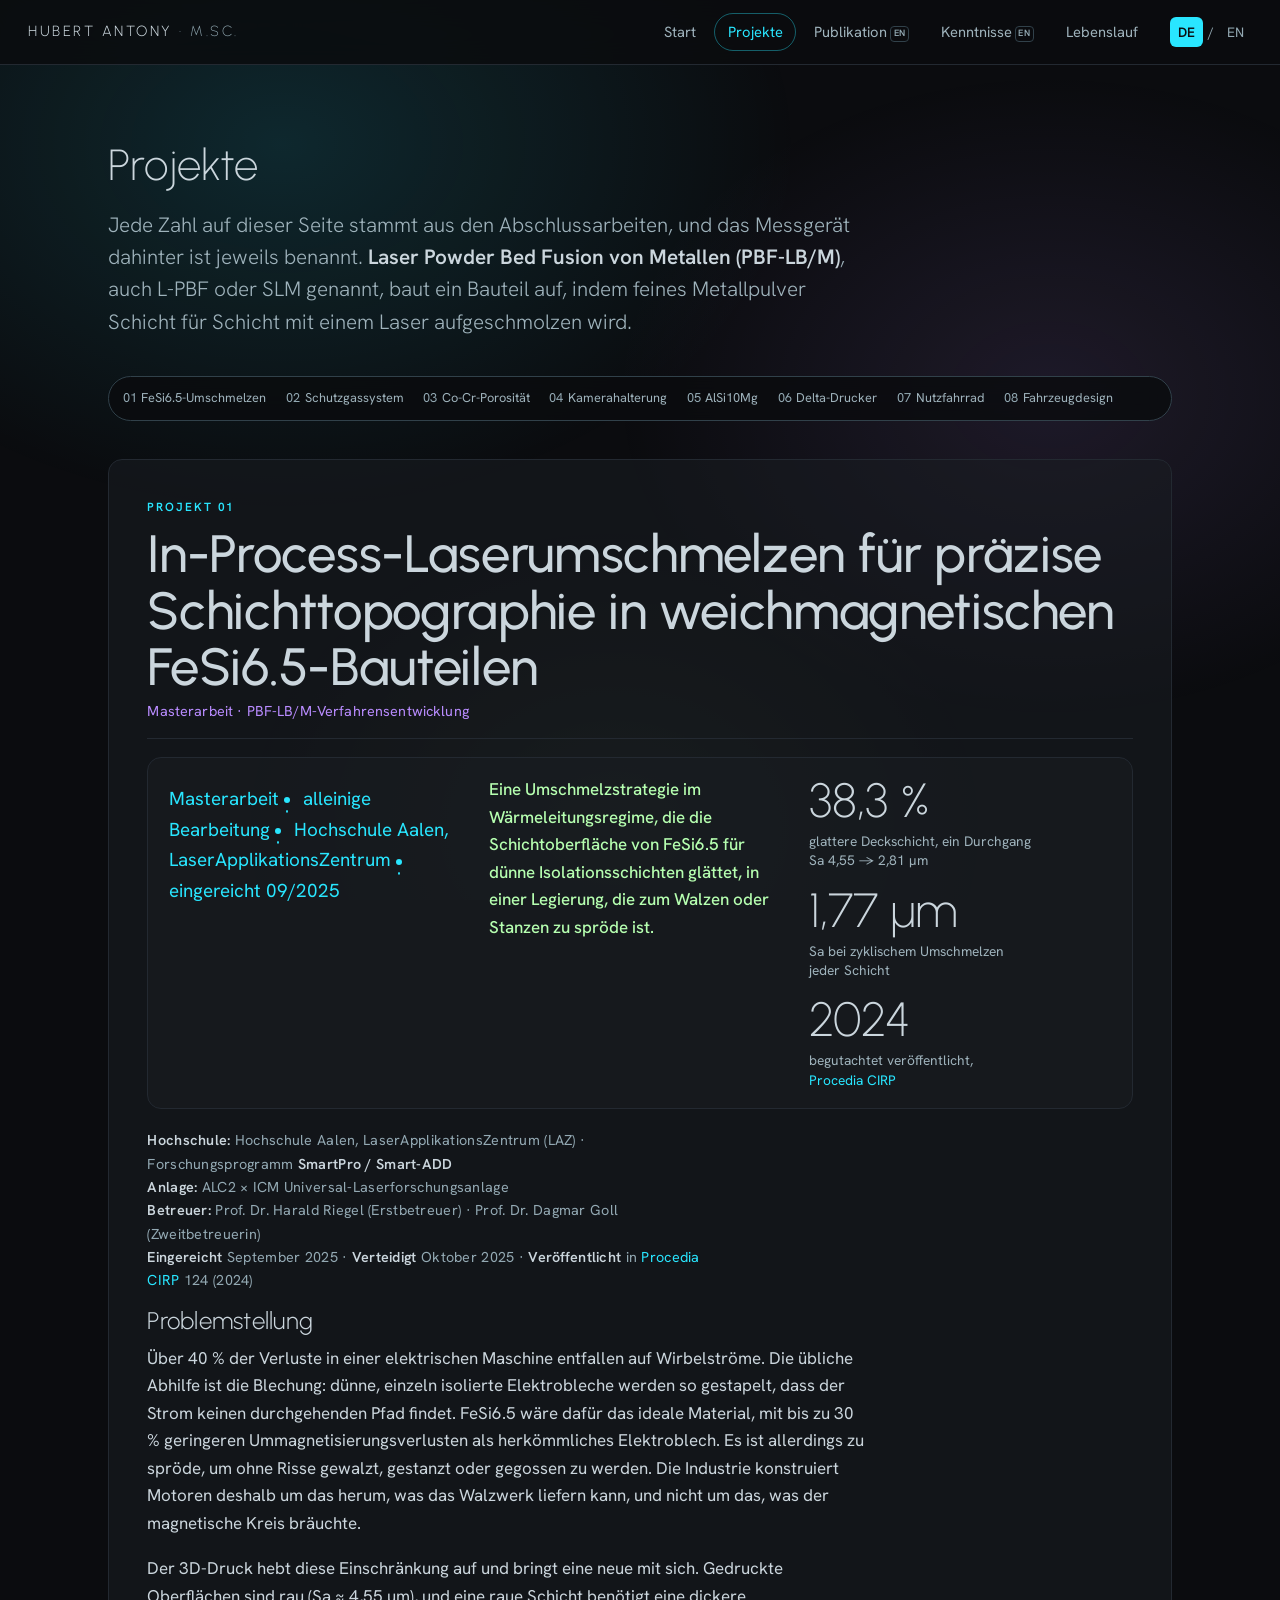
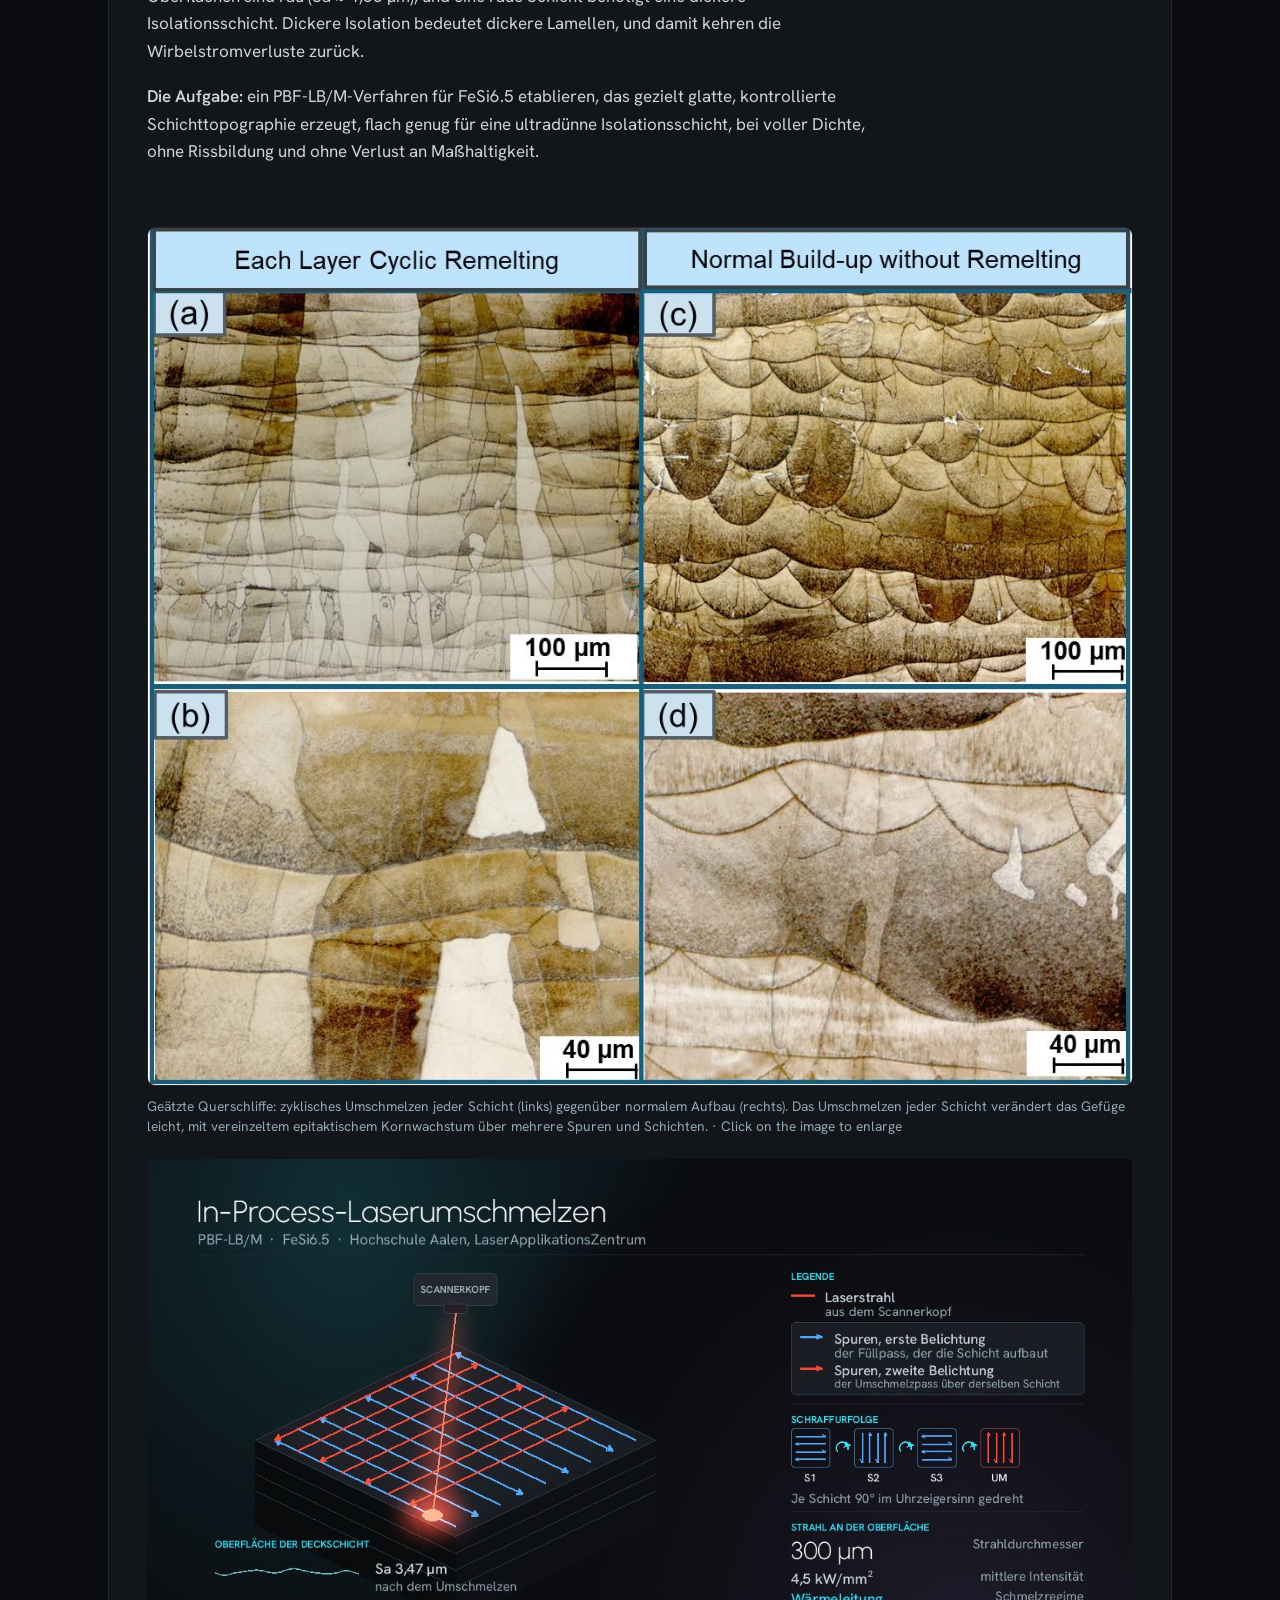
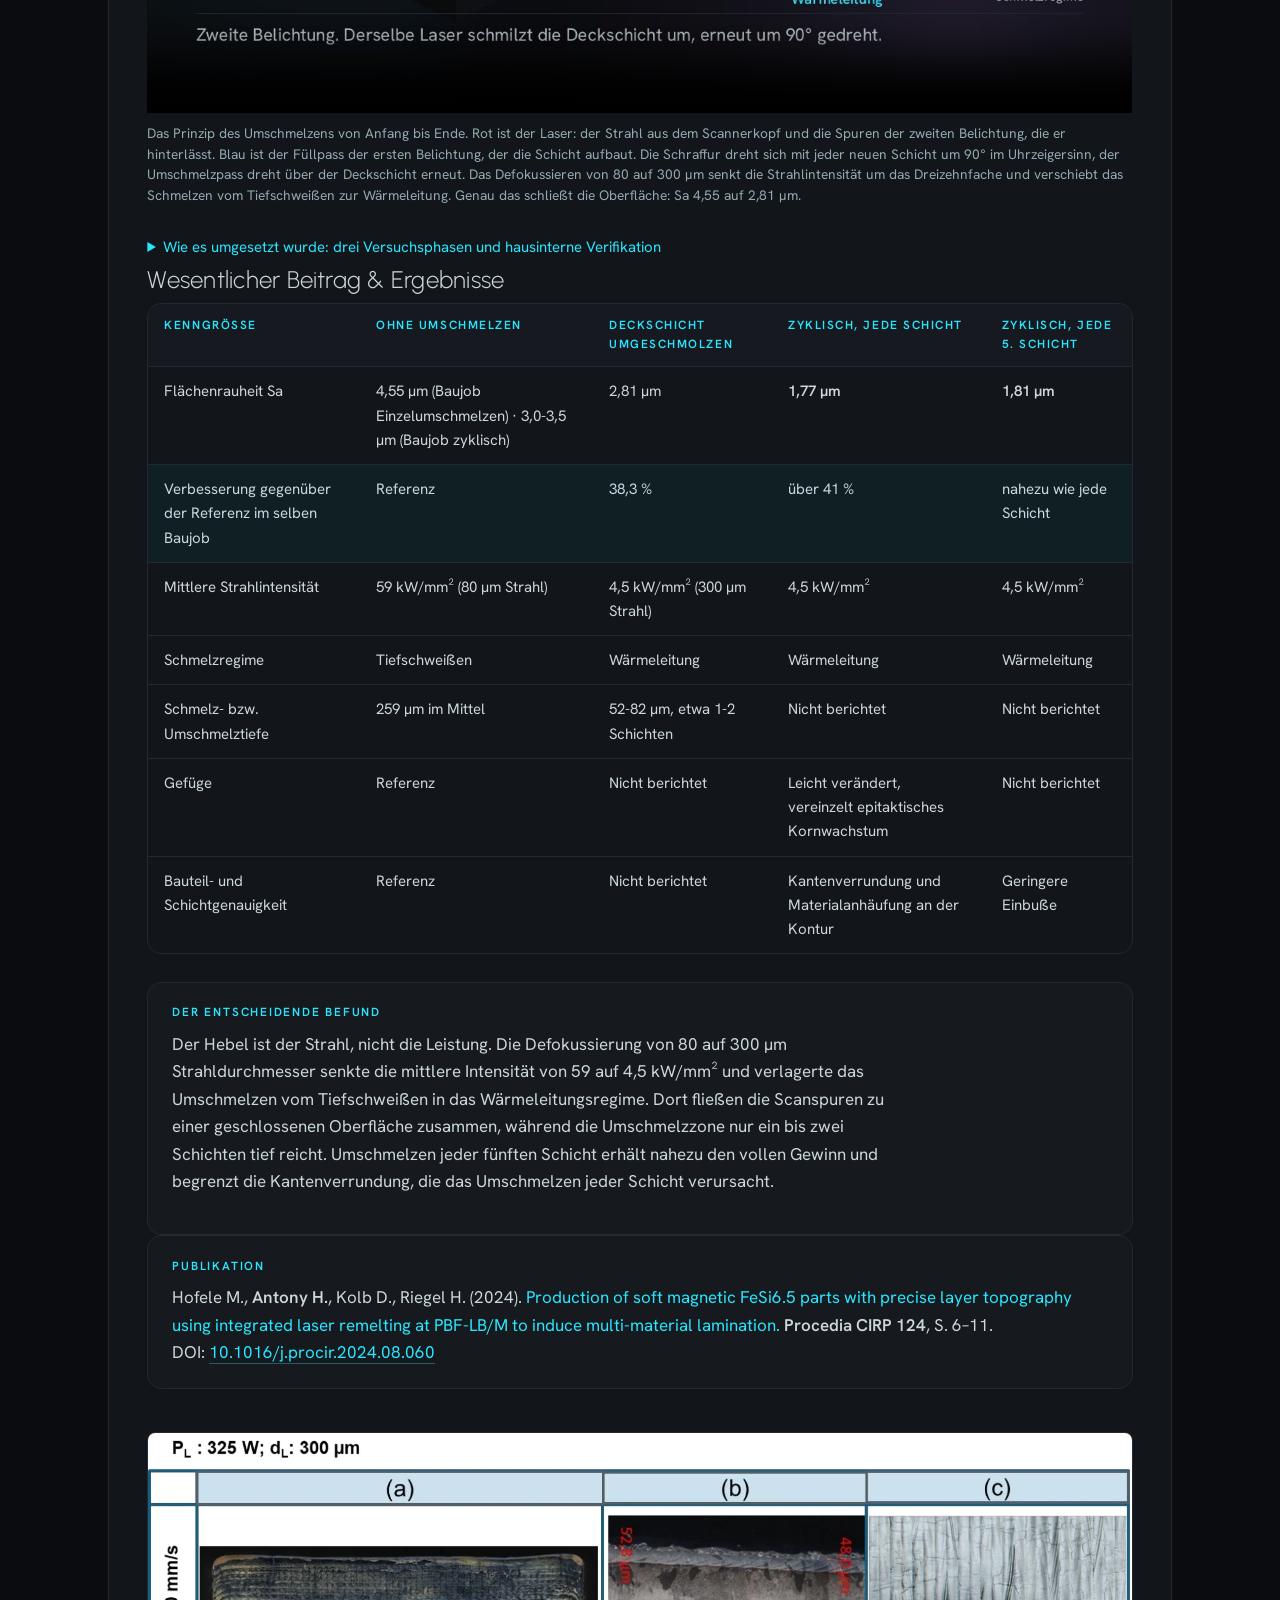
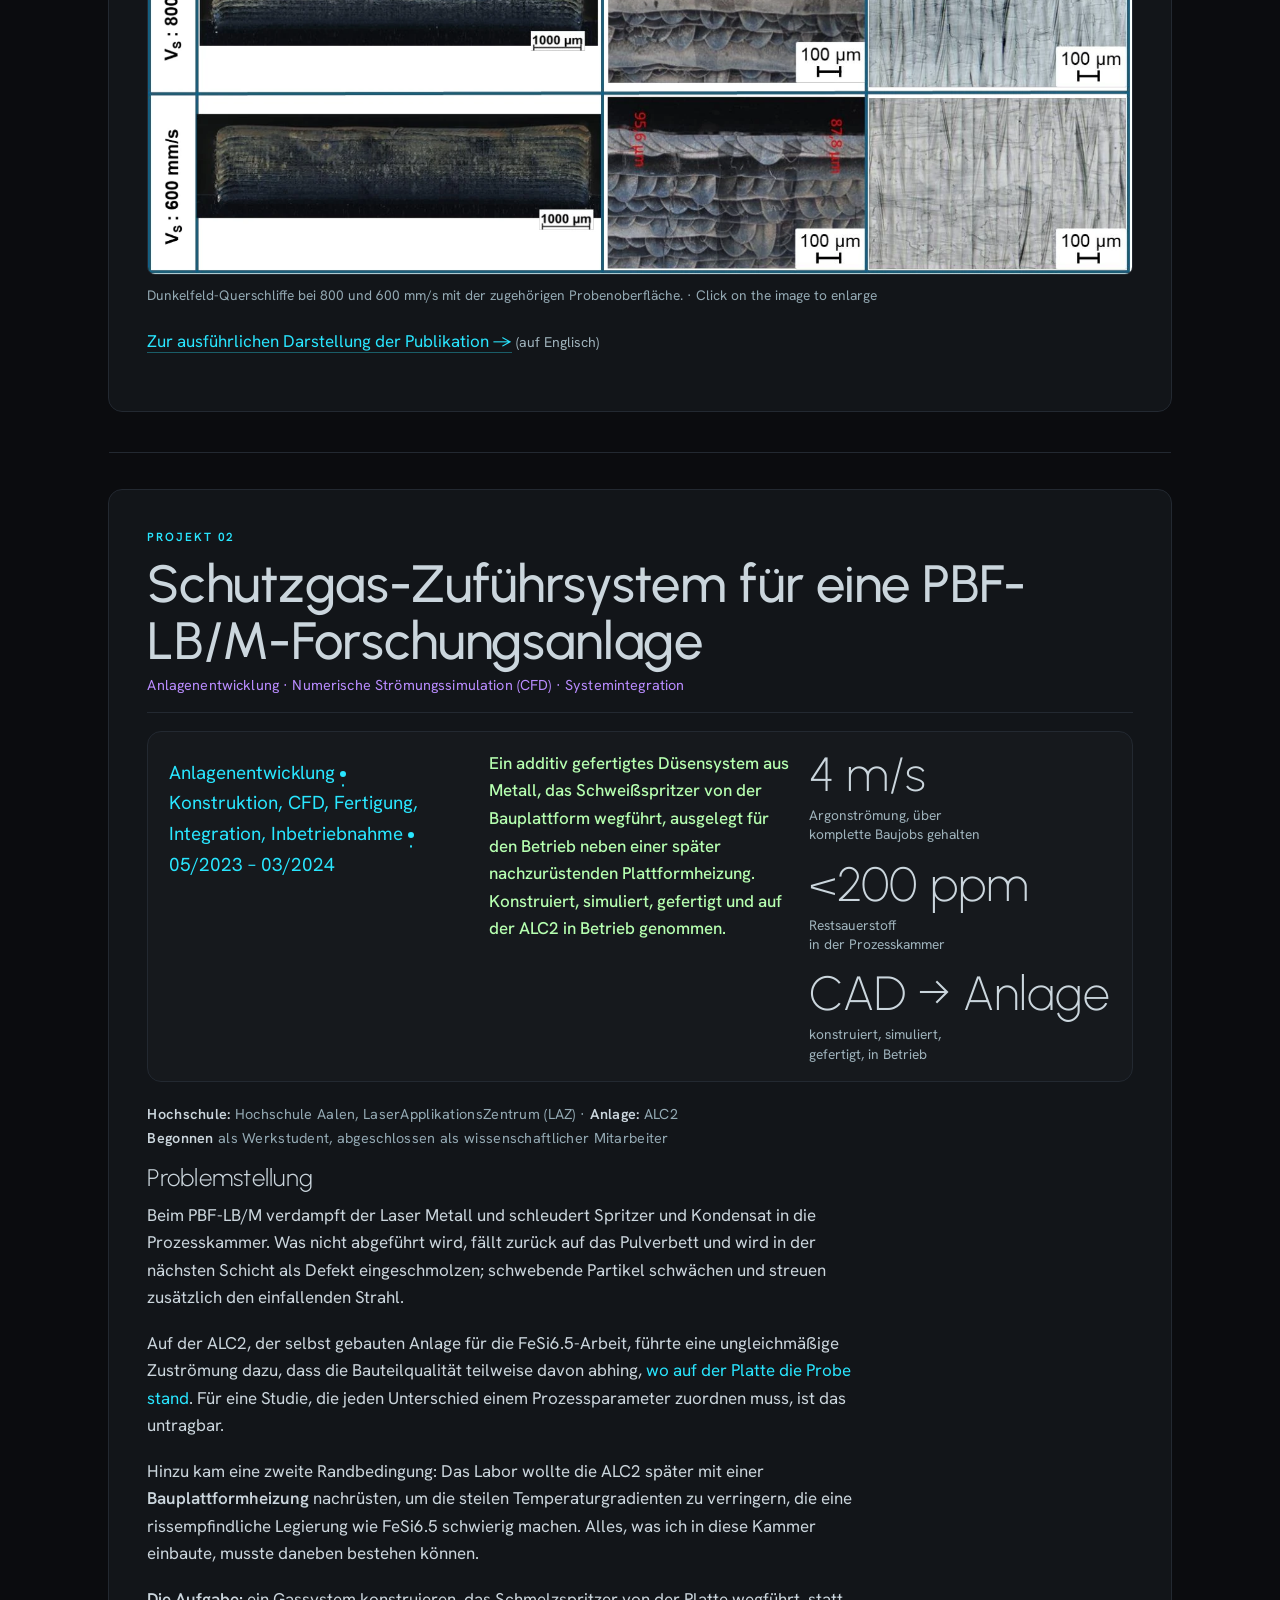
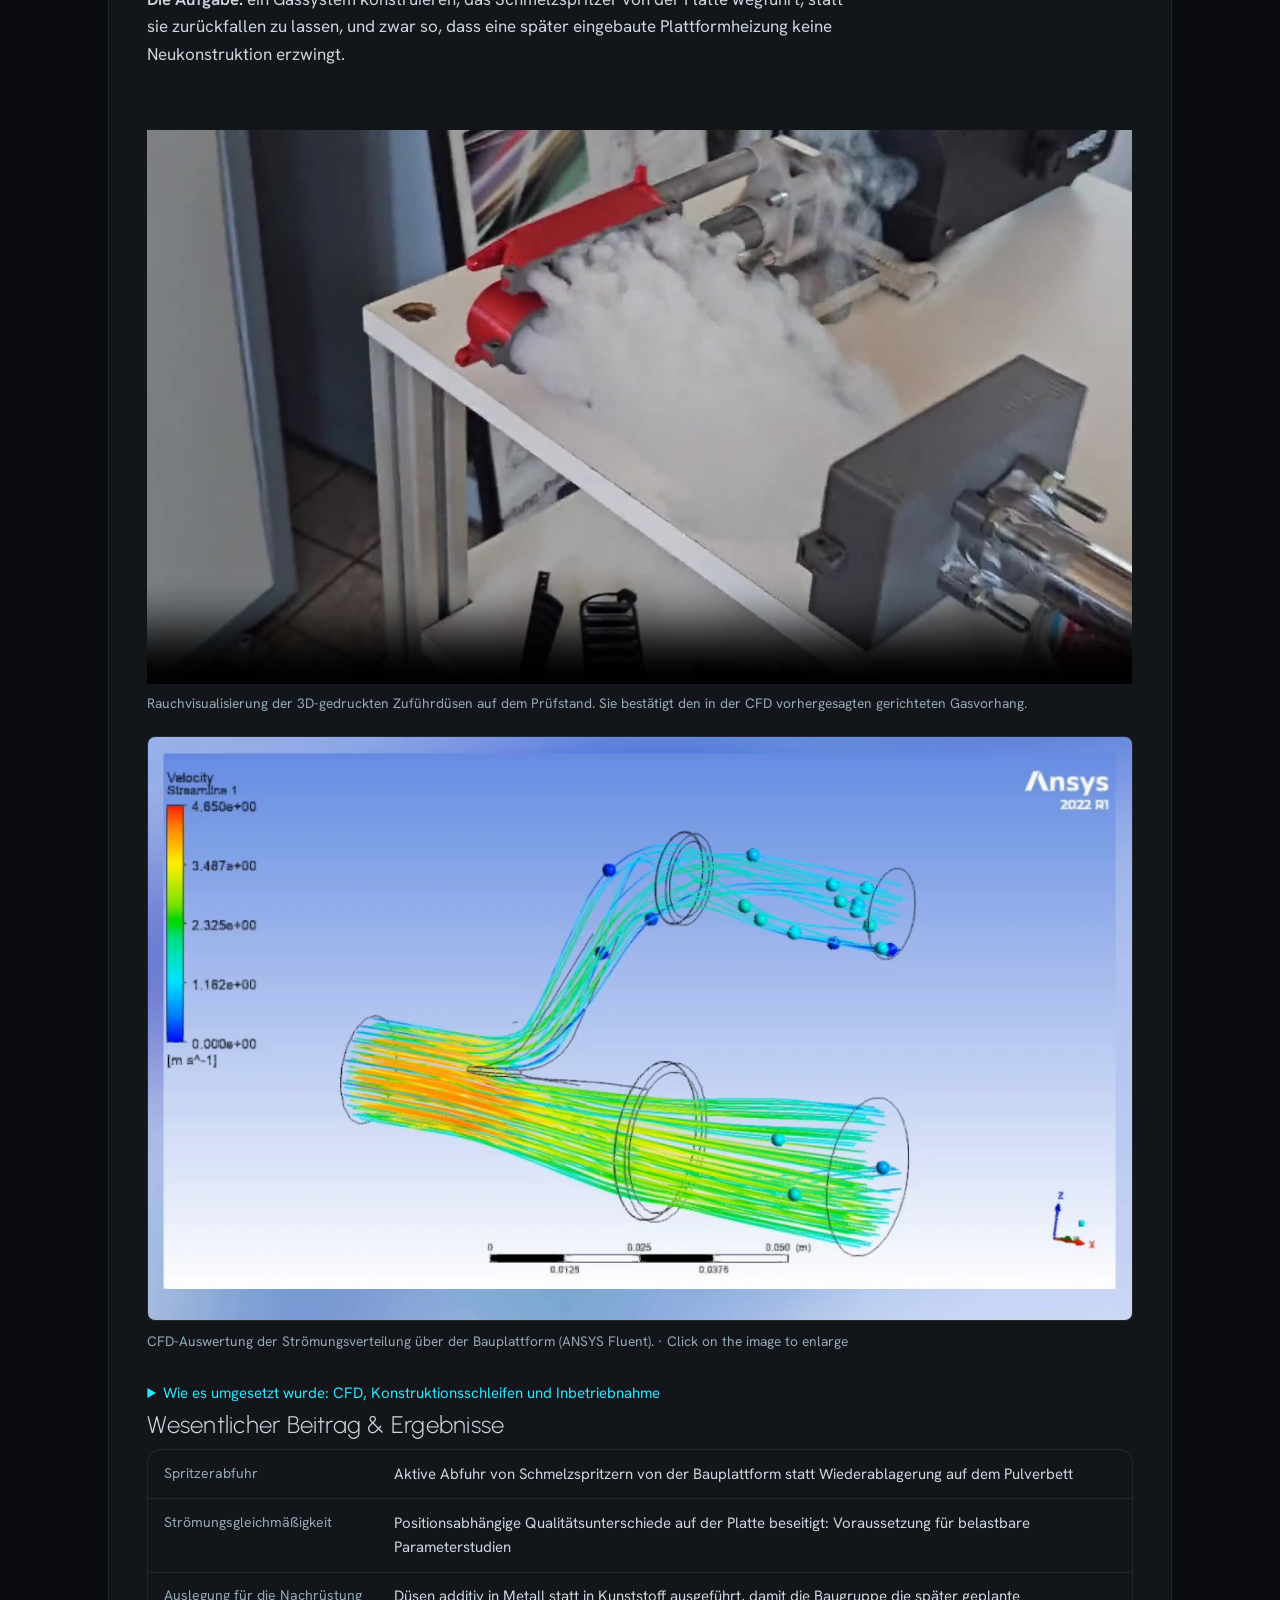
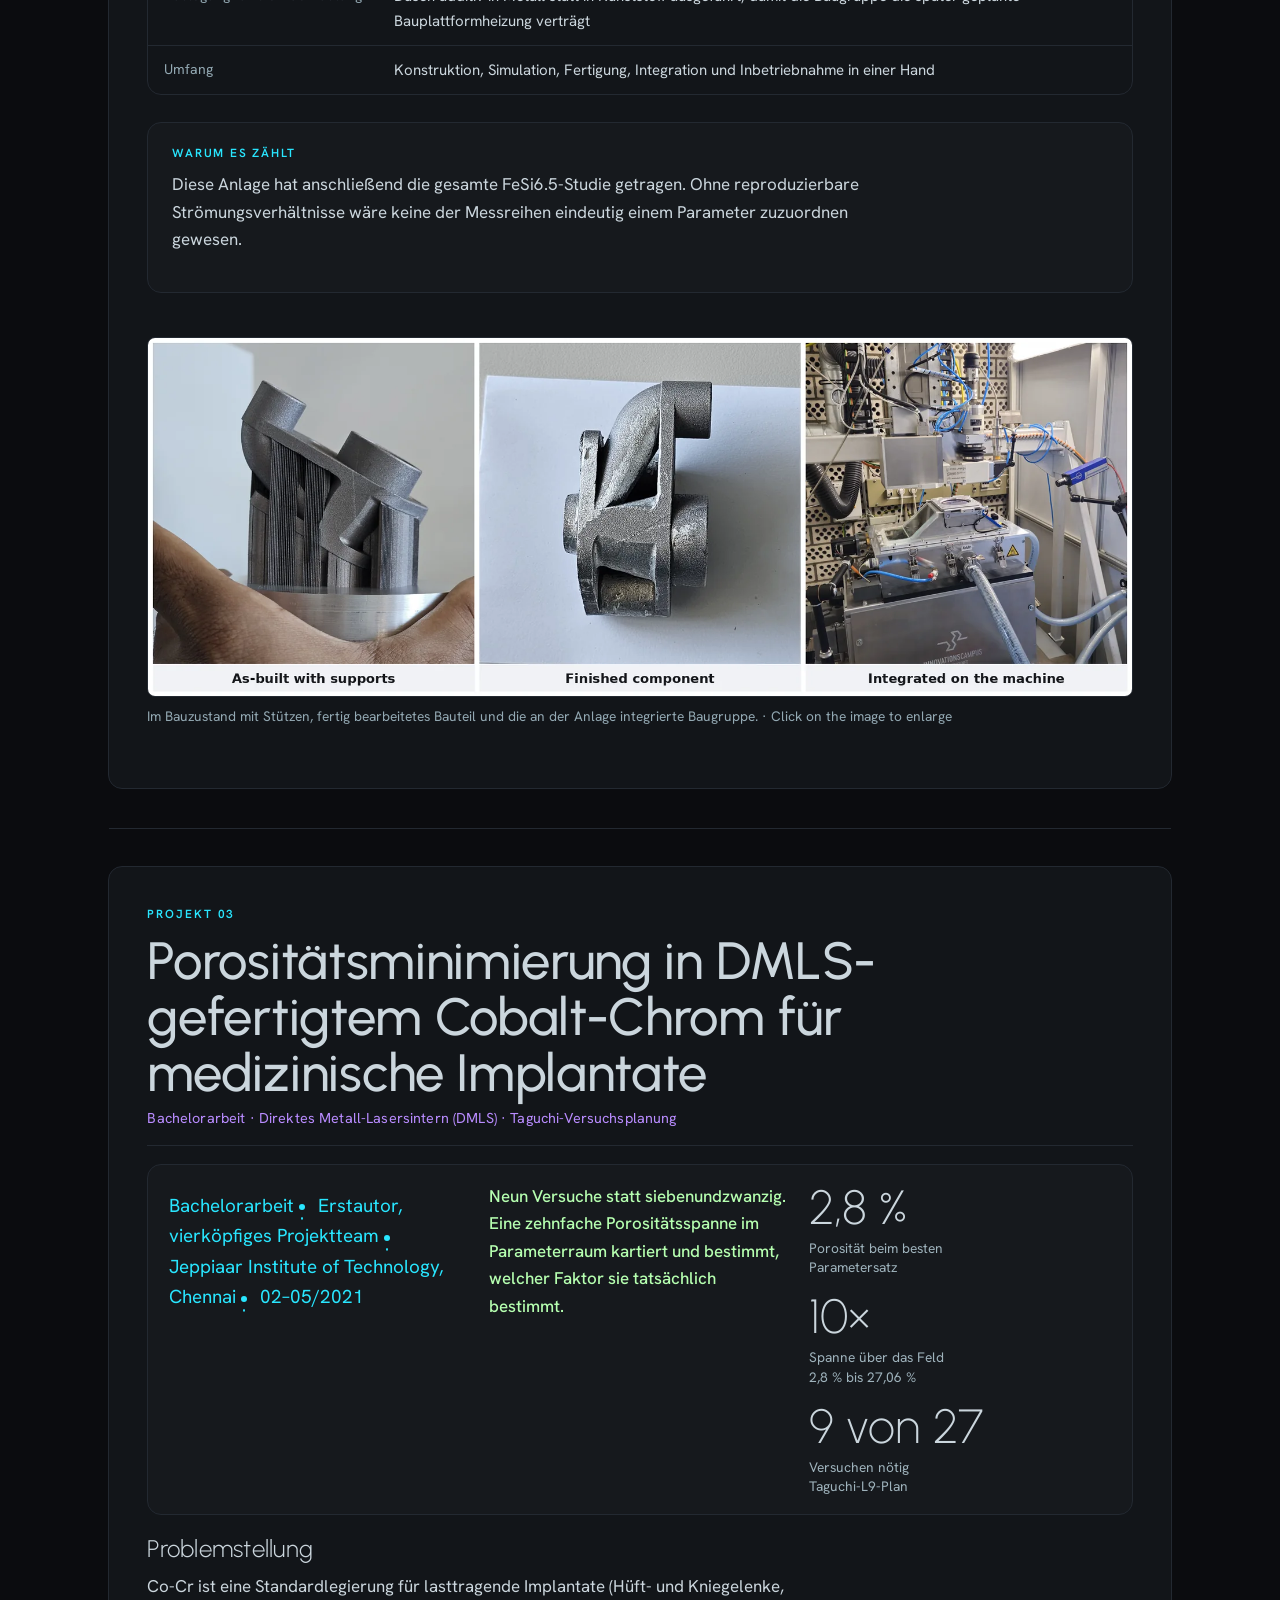
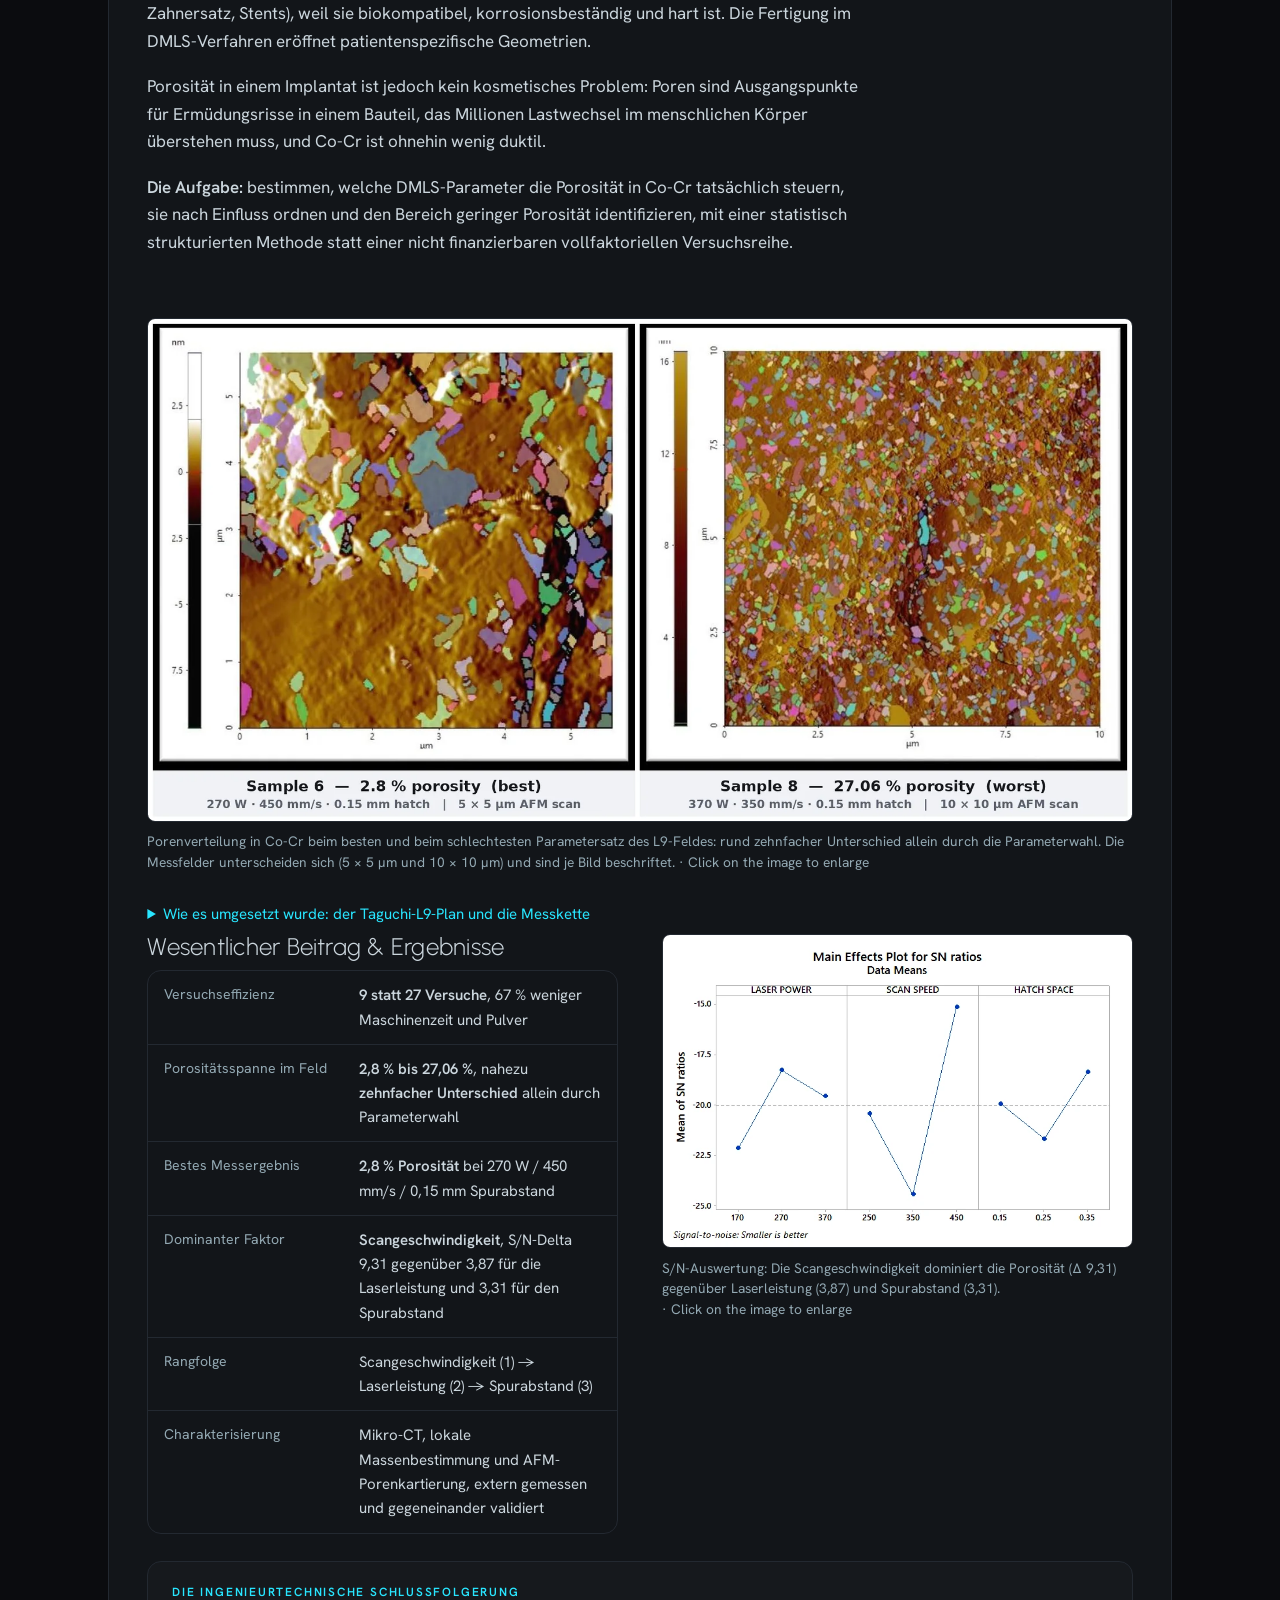
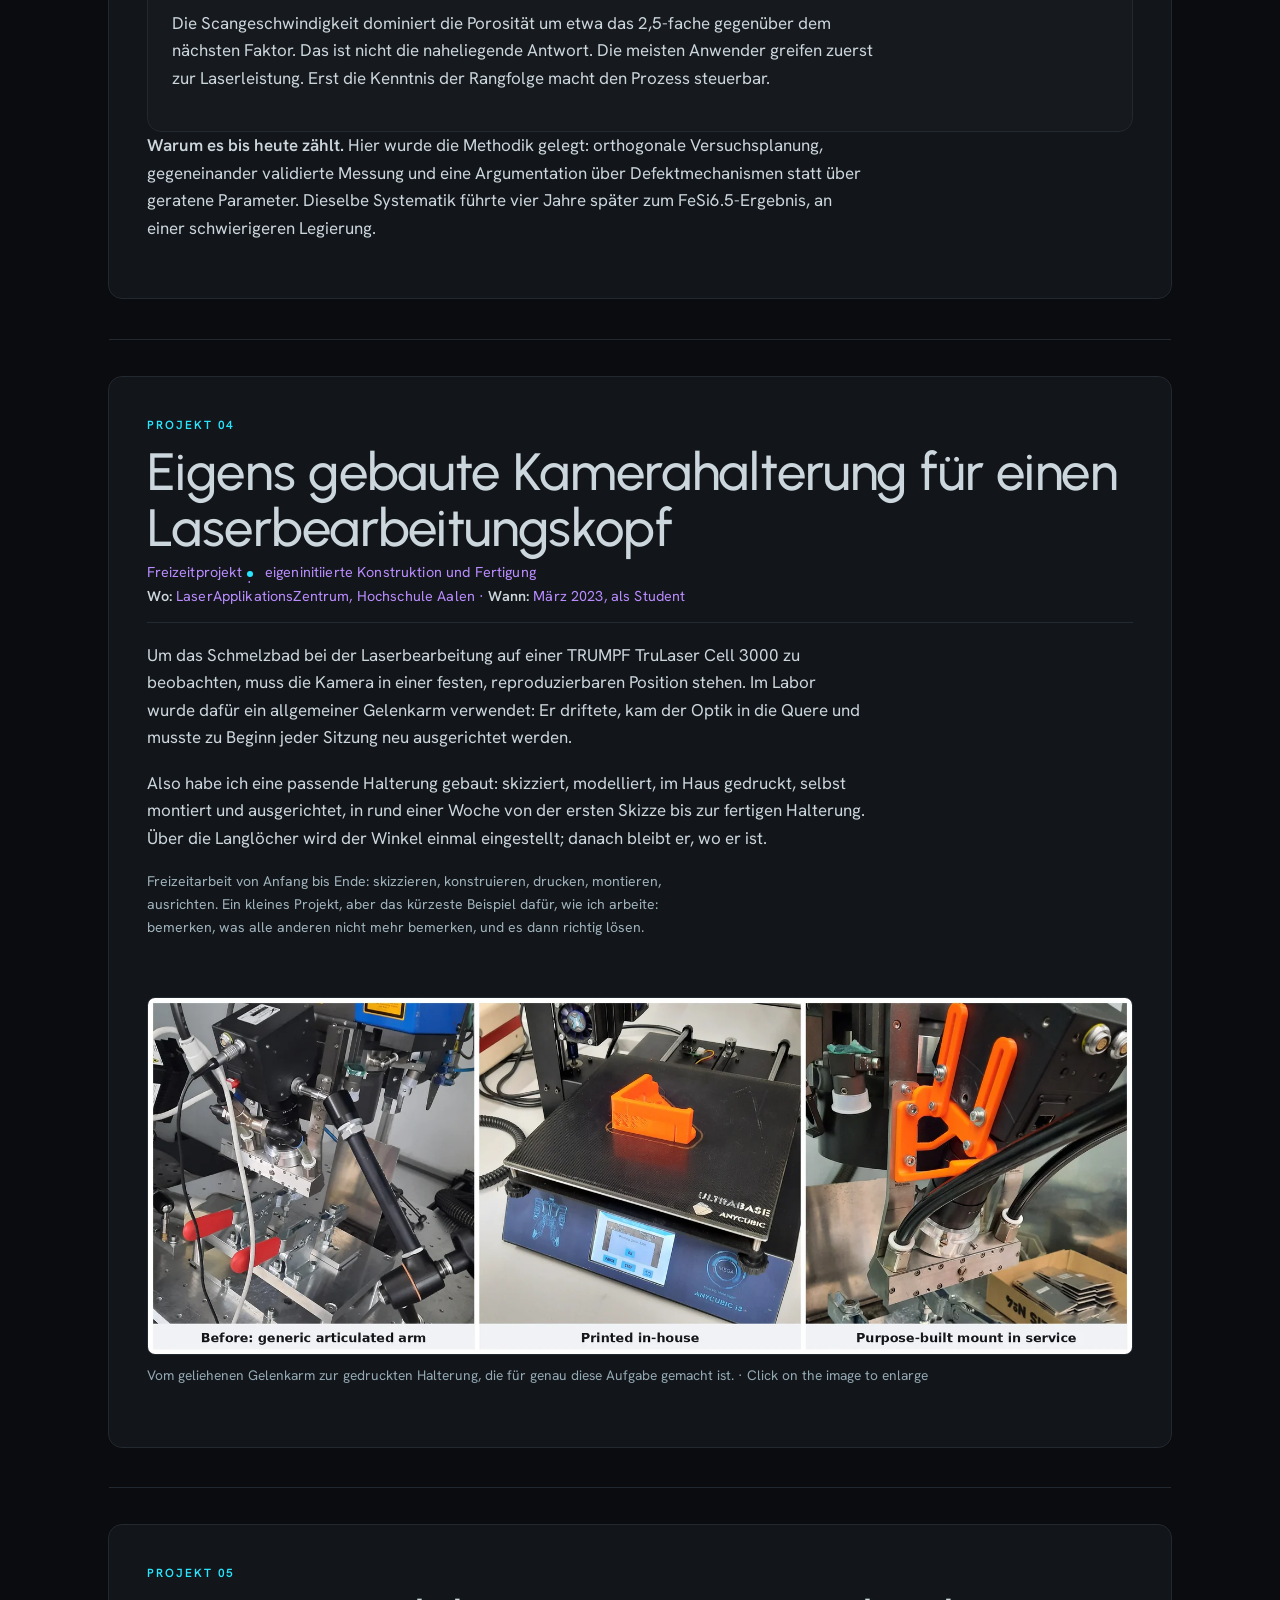
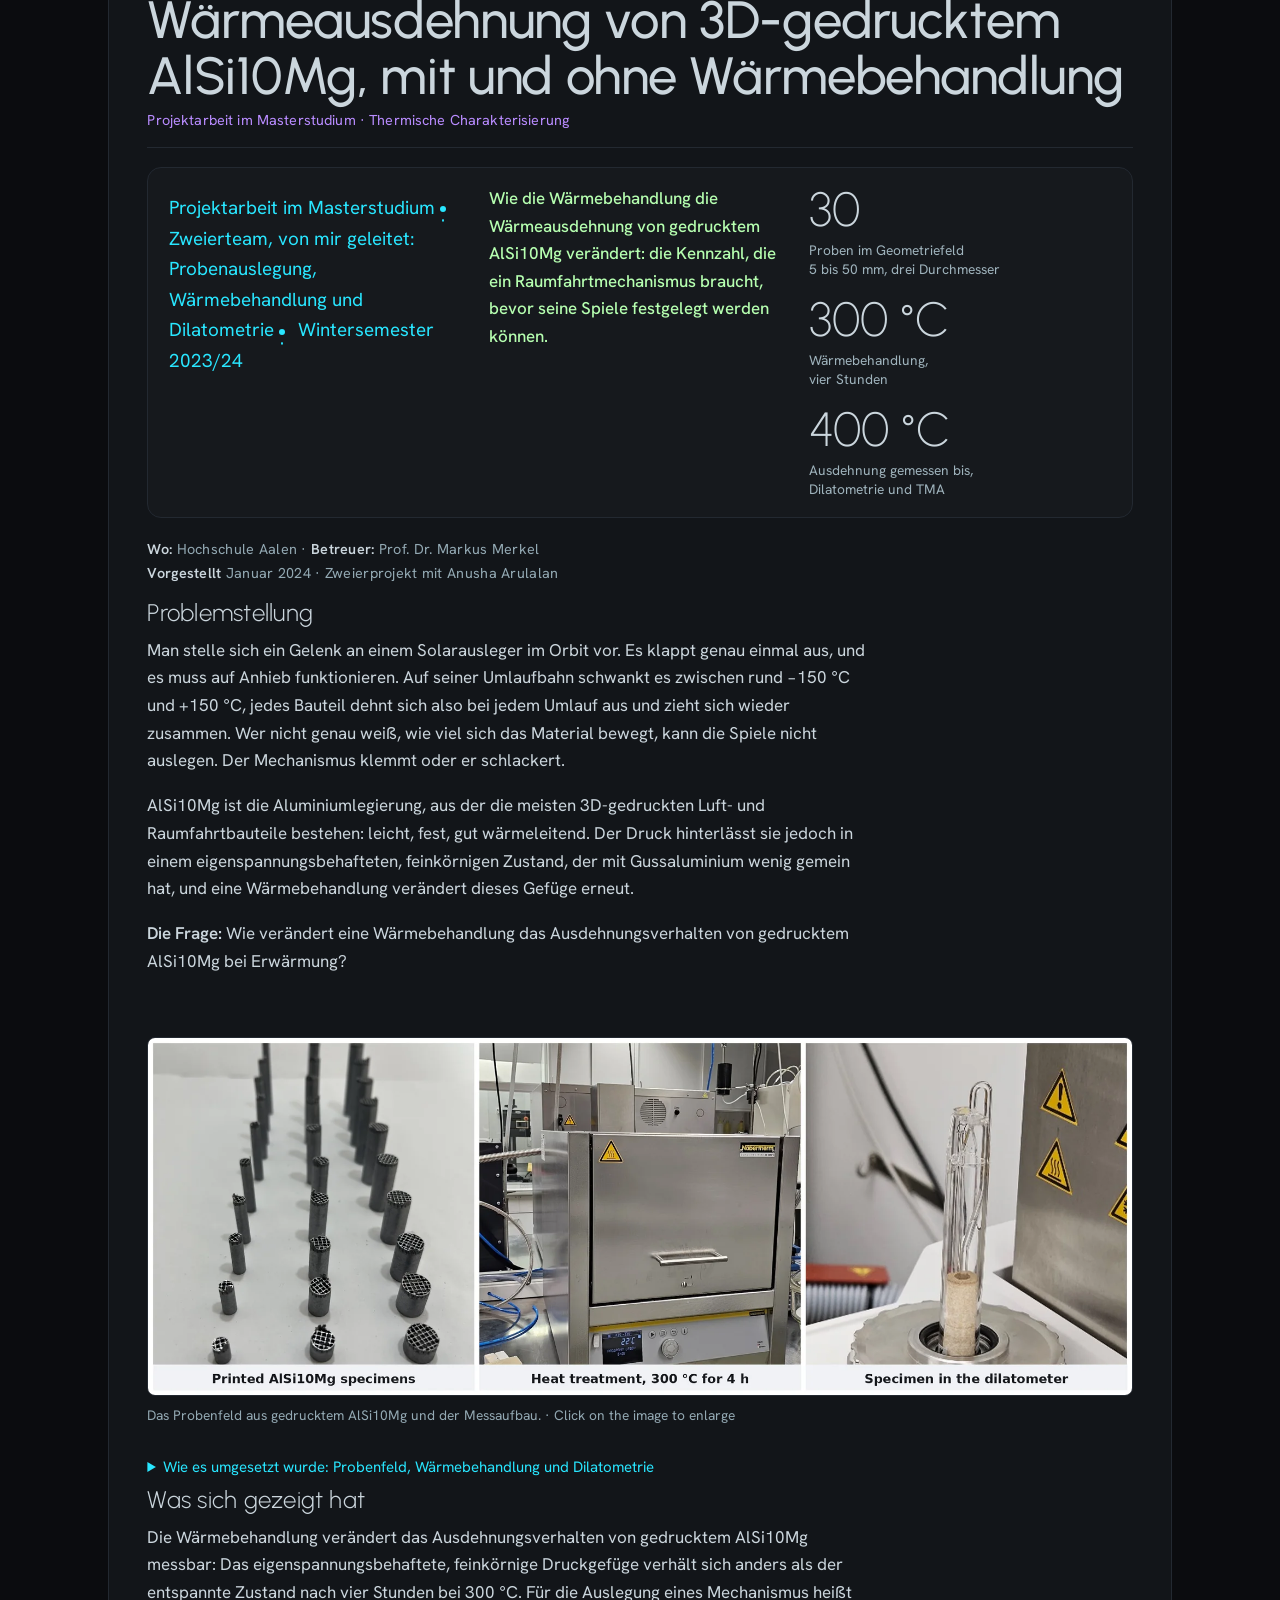
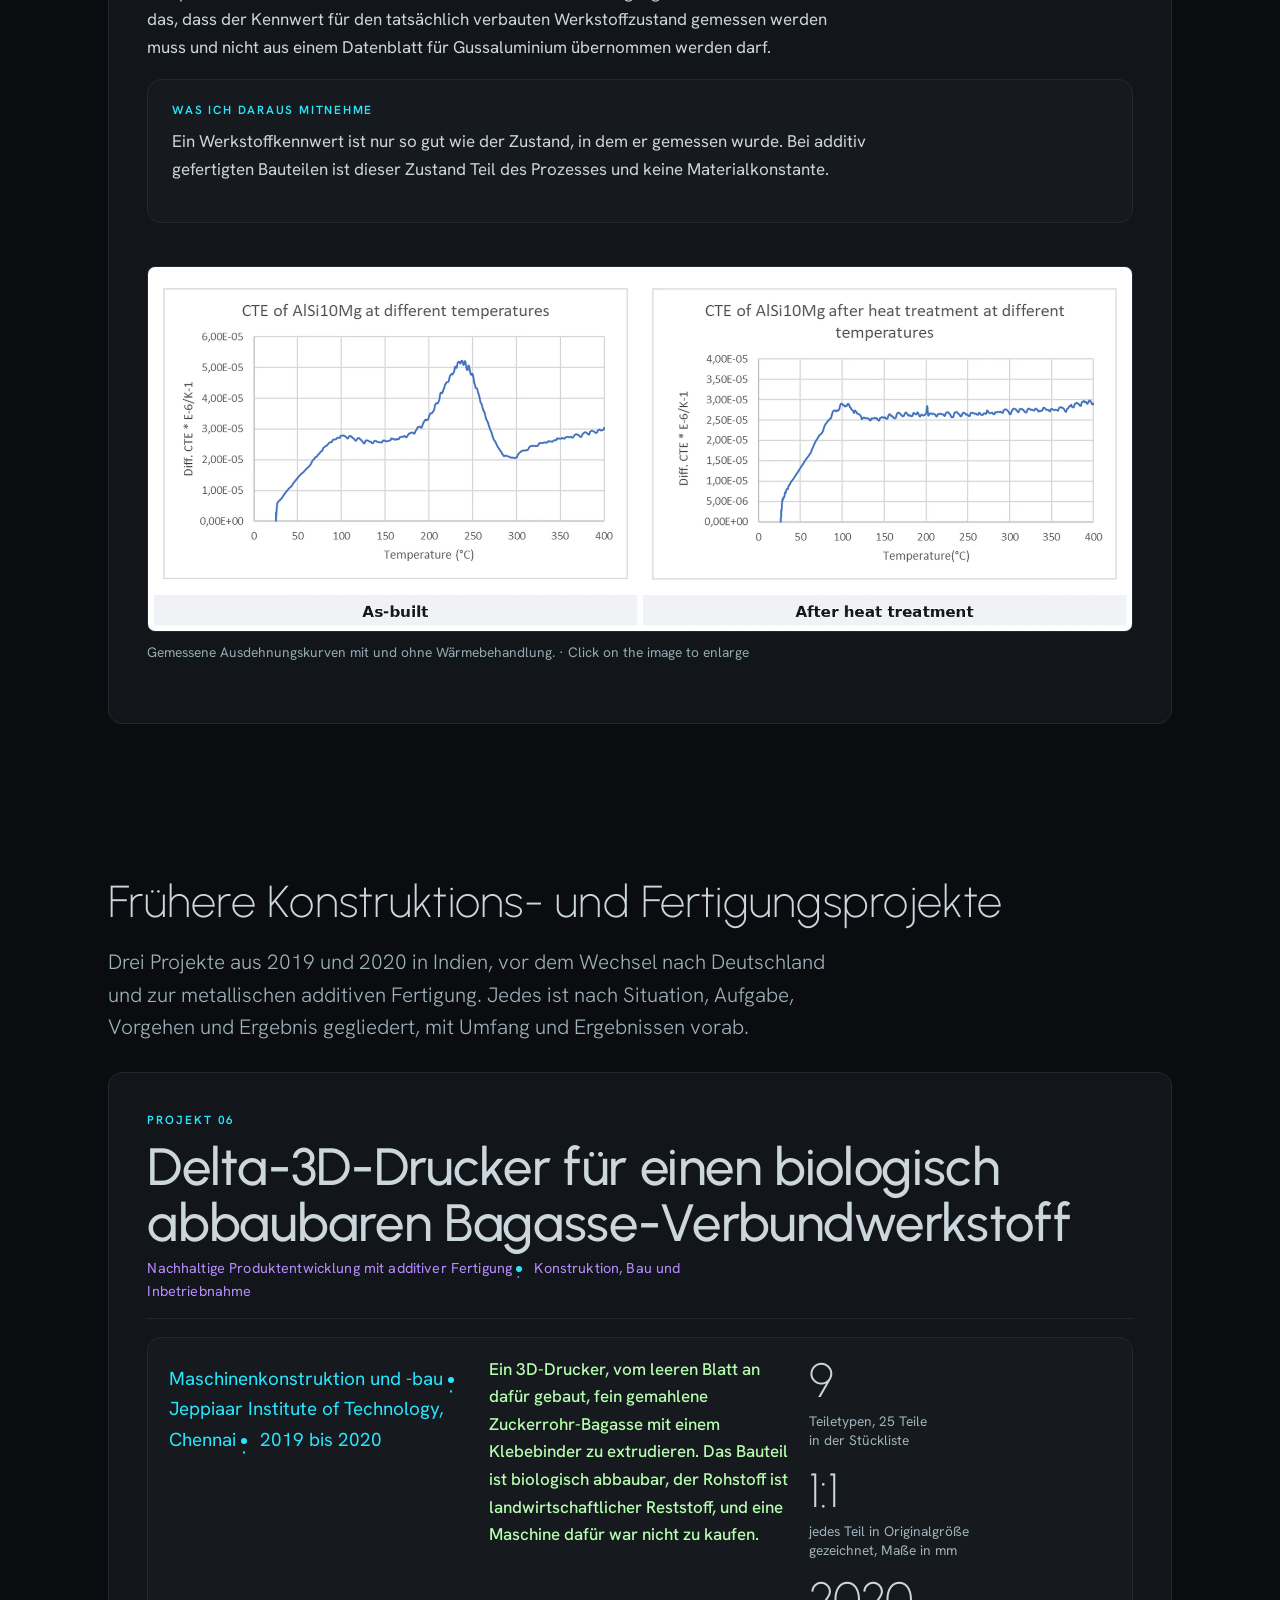
<file: de/projekte.html>
<!doctype html>
<html lang="de">
<head>
<meta charset="utf-8">
<meta name="viewport" content="width=device-width, initial-scale=1">
<title>Projekte · Hubert Antony</title>
<meta name="description" content="Acht Ingenieurprojekte von der Problemstellung bis zum gemessenen Ergebnis: Laser-Umschmelzen von FeSi6.5, Schutzgassystem für PBF-LB/M, Porosität in Co-Cr, Wärmeausdehnung von AlSi10Mg, Kamerahalterung, Delta-3D-Drucker für biologisch abbaubaren Bagasse-Verbundwerkstoff, Wettbewerbsfahrrad und Fahrzeug-Exterieur.">
<link rel="alternate" hreflang="en" href="../projects.html">
<link rel="alternate" hreflang="de" href="projekte.html">
<link rel="canonical" href="https://ihubertt.github.io/antonyhubert.github.io/de/projekte.html">
<link rel="icon" href="../assets/icons/favicon.ico" sizes="any">
<link rel="icon" type="image/png" sizes="32x32" href="../assets/icons/favicon-32.png">
<link rel="icon" type="image/png" sizes="192x192" href="../assets/icons/icon-192.png">
<link rel="apple-touch-icon" href="../assets/icons/apple-touch-icon.png">
<meta property="og:url" content="https://ihubertt.github.io/antonyhubert.github.io/de/projekte.html">
<meta property="og:title" content="Projekte · Hubert Antony">
<meta property="og:description" content="Acht Ingenieurprojekte von der Problemstellung bis zum gemessenen Ergebnis.">
<meta property="og:type" content="profile">
<meta property="og:locale" content="de_DE">
<meta property="og:image" content="https://ihubertt.github.io/antonyhubert.github.io/assets/img/og-card.jpg">
<meta property="og:image:width" content="1200">
<meta property="og:image:height" content="630">
<meta property="og:image:alt" content="Eine eingebettete FeSi6.5-Schliffprobe mit der Beschriftung Hubert, Exp. 6, zwischen Daumen und Finger">
<meta name="twitter:card" content="summary_large_image">
<link rel="preconnect" href="https://fonts.googleapis.com">
<link rel="preconnect" href="https://fonts.gstatic.com" crossorigin>
<link href="https://fonts.googleapis.com/css2?family=Urbanist:wght@200;300;400&family=Hanken+Grotesk:wght@300;400;500;600&display=swap" rel="stylesheet">
<script>document.documentElement.className+=" js";</script>
<link rel="stylesheet" href="../css/style.css?v=17">
</head>
<body>
<a class="skip" href="#main">Zum Inhalt springen</a>

<header class="site-head">
  <div class="wrap-wide">
    <a class="brand" href="index.html">Hubert Antony <span>· M.Sc.</span></a>
    <nav class="nav" aria-label="Hauptnavigation">
      <a class="nav-home" href="index.html">Start</a>
      <a href="projekte.html" aria-current="page">Projekte</a>
      <a href="../research.html">Publikation<span class="en-tag" title="Seite auf Englisch">EN</span></a>
      <a href="../expertise.html">Kenntnisse<span class="en-tag" title="Seite auf Englisch">EN</span></a>
      <a href="cv.html">Lebenslauf</a>
    </nav>
      <span class="lang">
        <a href="projekte.html" hreflang="de" aria-current="true">DE</a><span class="lang-sep">/</span><a href="../projects.html" hreflang="en" title="This page in English">EN</a>
      </span>
  </div>
</header>

<main id="main">
  <div class="wrap">

    <section class="section" style="border:0;padding-bottom:1rem">
      <h1>Projekte</h1>
      <p class="lede">Jede Zahl auf dieser Seite stammt aus den Abschlussarbeiten, und das Messgerät dahinter ist jeweils benannt. <strong>Laser Powder Bed Fusion von Metallen (PBF-LB/M)</strong>, auch L-PBF oder SLM genannt, baut ein Bauteil auf, indem feines Metallpulver Schicht für Schicht mit einem Laser aufgeschmolzen wird.</p>
    </section>

    <nav class="subnav" aria-label="Projekte">
      <ul>
        <li><a href="#fesi"><span class="no">01</span> FeSi6.5-Umschmelzen</a></li>
        <li><a href="#gasflow"><span class="no">02</span> Schutzgassystem</a></li>
        <li><a href="#cocr"><span class="no">03</span> Co-Cr-Porosität</a></li>
        <li><a href="#cammount"><span class="no">04</span> Kamerahalterung</a></li>
        <li><a href="#thermal"><span class="no">05</span> AlSi10Mg</a></li>
        <li><a href="#delta"><span class="no">06</span> Delta-Drucker</a></li>
        <li><a href="#bicycle"><span class="no">07</span> Nutzfahrrad</a></li>
        <li><a href="#concept"><span class="no">08</span> Fahrzeugdesign</a></li>
      </ul>
    </nav>

    <!-- ===================== PROJEKT 01 ===================== -->
    <article class="project reveal" id="fesi">
      <div class="project-head">
        <span class="num">Projekt 01</span>
        <h2>In-Process-Laserumschmelzen für präzise Schichttopographie in weichmagnetischen FeSi6.5-Bauteilen</h2>
        <p class="facts">Masterarbeit · PBF-LB/M-Verfahrensentwicklung</p>
      </div>

      <div class="glance">
        <p class="role">Masterarbeit <span class="dot">·</span> alleinige Bearbeitung <span class="dot">·</span> Hochschule Aalen, LaserApplikationsZentrum <span class="dot">·</span> eingereicht 09/2025</p>
        <p class="outcome">Eine Umschmelzstrategie im Wärmeleitungsregime, die die Schichtoberfläche von FeSi6.5 für dünne Isolationsschichten glättet, in einer Legierung, die zum Walzen oder Stanzen zu spröde ist.</p>
        <ul><li><span class="n">38,3 %</span><span class="l">glattere Deckschicht, ein Durchgang<br>Sa 4,55 &rarr; 2,81 µm</span></li><li><span class="n">1,77 µm</span><span class="l">Sa bei zyklischem Umschmelzen<br>jeder Schicht</span></li><li><span class="n">2024</span><span class="l">begutachtet veröffentlicht,<br><em>Procedia CIRP</em></span></li></ul>
      </div>

      <p class="facts">
        <strong>Hochschule:</strong> Hochschule Aalen, LaserApplikationsZentrum (LAZ) · Forschungsprogramm <strong>SmartPro / Smart-ADD</strong><br>
        <strong>Anlage:</strong> ALC2 × ICM Universal-Laserforschungsanlage<br>
        <strong>Betreuer:</strong> Prof. Dr. Harald Riegel (Erstbetreuer) · Prof. Dr. Dagmar Goll (Zweitbetreuerin)<br>
        <strong>Eingereicht</strong> September 2025 · <strong>Verteidigt</strong> Oktober 2025 · <strong>Veröffentlicht</strong> in <em>Procedia CIRP</em> 124 (2024)
      </p>

      <div class="split stackfig">
        <div>
          <h3>Problemstellung</h3>
          <p>Über 40 % der Verluste in einer elektrischen Maschine entfallen auf Wirbelströme. Die übliche Abhilfe ist die Blechung: dünne, einzeln isolierte Elektrobleche werden so gestapelt, dass der Strom keinen durchgehenden Pfad findet. FeSi6.5 wäre dafür das ideale Material, mit bis zu 30 % geringeren Ummagnetisierungsverlusten als herkömmliches Elektroblech. Es ist allerdings zu spröde, um ohne Risse gewalzt, gestanzt oder gegossen zu werden. Die Industrie konstruiert Motoren deshalb um das herum, was das Walzwerk liefern kann, und nicht um das, was der magnetische Kreis bräuchte.</p>
          <p>Der 3D-Druck hebt diese Einschränkung auf und bringt eine neue mit sich. Gedruckte Oberflächen sind rau (Sa ≈ 4,55 µm), und eine raue Schicht benötigt eine dickere Isolationsschicht. Dickere Isolation bedeutet dickere Lamellen, und damit kehren die Wirbelstromverluste zurück.</p>
          <p><strong>Die Aufgabe:</strong> ein PBF-LB/M-Verfahren für FeSi6.5 etablieren, das gezielt glatte, kontrollierte Schichttopographie erzeugt, flach genug für eine ultradünne Isolationsschicht, bei voller Dichte, ohne Rissbildung und ohne Verlust an Maßhaltigkeit.</p>
        </div>
        <div>
          <figure data-slot="FIG-03">
            <img loading="lazy" decoding="async" src="../assets/img/fig-03.webp" alt="Vier geätzte Querschliffe: zyklisches Umschmelzen jeder Schicht links, normaler Schichtaufbau rechts" width="1130" height="985">
            <figcaption>Geätzte Querschliffe: zyklisches Umschmelzen jeder Schicht (links) gegenüber normalem Aufbau (rechts). Das Umschmelzen jeder Schicht verändert das Gefüge leicht, mit vereinzeltem epitaktischem Kornwachstum über mehrere Spuren und Schichten.</figcaption>
          </figure>
          <figure data-slot="VID-B" class="wide">
            <video controls preload="none" width="1280" height="720" poster="../assets/img/vid-b-remelt-de.jpg?v=17">
              <source src="../assets/video/vid-b-remelt-de.mp4?v=17" type="video/mp4">
            </video>
            <figcaption>Das Prinzip des Umschmelzens von Anfang bis Ende. Rot ist der Laser: der Strahl aus dem Scannerkopf und die Spuren der zweiten Belichtung, die er hinterlässt. Blau ist der Füllpass der ersten Belichtung, der die Schicht aufbaut. Die Schraffur dreht sich mit jeder neuen Schicht um 90&deg; im Uhrzeigersinn, der Umschmelzpass dreht über der Deckschicht erneut. Das Defokussieren von 80 auf 300 &micro;m senkt die Strahlintensität um das Dreizehnfache und verschiebt das Schmelzen vom Tiefschweißen zur Wärmeleitung. Genau das schließt die Oberfläche: Sa 4,55 auf 2,81 &micro;m.</figcaption>
          </figure>
        </div>
      </div>

      <details class="more">
        <summary>Wie es umgesetzt wurde: drei Versuchsphasen und hausinterne Verifikation</summary>
        <div class="inner">

      <h4>Phase 1: Grundlegendes Prozessfenster festlegen</h4>
      <p>Eine 4 × 4-Matrix über <strong>Laserleistung 200–350 W</strong> und <strong>Scangeschwindigkeit 600–900 mm/s</strong>, bei konstant 80 µm Spurabstand, 80 µm Fokus, 40 µm Schichtdicke und 90° Scanrotation. Sechzehn Proben à 10 × 10 mm, Argon mit 4 m/s, <strong>&lt; 200 ppm Restsauerstoff</strong>. 150 W schmolzen nicht auf, 400 W überschmolzen. Arbeitspunkt festgelegt auf <strong>300 W / 800 mm/s ≈ 117 J/mm³</strong>, mit <strong>Sa 7,25 µm bei 0,152 % Porosität</strong>.</p>

      <h4>Phase 2: Umschmelzen der Deckschicht</h4>
      <p>Eine einmalige Nachbelichtung der obersten Schicht, variiert über <strong>300–400 W</strong> gegen <strong>Spotdurchmesser 80–200 µm</strong>. Zwei Fehlermechanismen traten auf, und sie voneinander zu trennen war der Schlüssel zum stabilen Prozessfenster:</p>
      <ul>
        <li><strong>Schmelzgutablagerung an den Bauteilkanten skaliert mit der Leistungsintensität</strong>. Bei 400 W / 160 µm erreichte die Ablagerung 898 µm bei 20,9 kW/mm²; bei 300 W sank sie auf 545 µm bei 15,7 kW/mm².</li>
        <li><strong>Die Umschmelztiefe skaliert mit der flächenbezogenen Energieintensität.</strong></li>
      </ul>
      <p>Eine geringere Leistungsintensität unterdrückte die Kantenablagerung; eine reduzierte Flächenenergiedichte steuerte die Tiefe. Ein einzelner Wert für die volumetrische Energiedichte vermischt beide Effekte und kann diesen Zielkonflikt nicht auflösen.</p>

      <h4>Phase 3: Zyklisches Umschmelzen</h4>
      <p>Das Umschmelzen wurde auf den gesamten Aufbau ausgeweitet, in Intervallen von jeder 1., 2., 3. und 5. Schicht, bei <strong>325 W / 300 µm Spot / 60 µm Spurabstand / 600 und 800 mm/s</strong>, gegen eine nicht umgeschmolzene Referenz.</p>

      <figure data-slot="VID-C" class="strip banner-strip">
        <video autoplay muted loop playsinline preload="metadata" poster="../assets/img/vid-c-poster.jpg?v=17"
               aria-label="Darstellung der vier zyklischen Umschmelzstrategien: jede Schicht, jede zweite, jede dritte und jede fünfte Schicht">
          <source src="../assets/video/vid-c-cyclic.mp4?v=17" type="video/mp4">
        </video>
        <figcaption>Die vier getesteten zyklischen Strategien: Umschmelzen jeder 1., 2., 3. und 5. Schicht, gegenüber einer nicht umgeschmolzenen Referenz.</figcaption>
      </figure>

      <figure data-slot="FIG-15" class="wide">
        <img loading="lazy" decoding="async" src="../assets/img/fig-15.webp" alt="Drei Fotografien: die FeSi6.5-Probenmatrix mit der Beschriftung Exp. 6, die getrennten Proben im Harzeinbett und drei beschriftete Einbettungen für die Mikroskopie" width="1800" height="653">
        <figcaption>Die Proben hinter jeder Zahl auf dieser Seite. Jeder Aufbau wurde parallel zur Aufbaurichtung getrennt, in Harz eingebettet, geschliffen und poliert und vor der Mikroskopie nach Probenpaaren beschriftet.</figcaption>
      </figure>

      <h4>Verifikation: vollständig im eigenen Labor</h4>
      <ul>
        <li><strong>Flächenhafte Topographie:</strong> KEYENCE VR-3100 One-Shot-3D-Profilometer (Sa, Höhenkarten, Linienschnitte).</li>
        <li><strong>Taktile Rauheit:</strong> MarSurf M400 (Ra, Rq, Rz, Rt), gemessen <strong>sowohl parallel als auch senkrecht zum Scanvektor</strong>. Ein gerichteter Prozess erzeugt gerichtete Rauheit, und eine Messung in nur einer Richtung hätte das Ergebnis geschönt.</li>
        <li><strong>Querschliffe:</strong> Struers Secotom 10 Trennen und Tegramin 30 Polieren parallel zur Aufbaurichtung, SiC 50–2000 Körnung, 3 µm und 1 µm Diamantsuspension, Co-m3-Ätzung (20–30 s) für Fe-Si; Aufnahme am Zeiss Axio Imager.Z2 Vario bis 500× mit ZEN Core zur Quantifizierung von Porengröße, Porenanzahl pro mm² und Flächenporosität über adaptive Schwellwertbildung.</li>
        <li><strong>Prozesshardware:</strong> TRUMPF TruFiber 400 Singlemode-Faserlaser (1075 nm, 400 W) · SCANLAB intelliSCANse 30 Scanner · varioSCANde II 40i PR z-Shifter mit negativer Defokussierung · Autodesk AMCF Steuerung · Netfabb 2024 Baujobvorbereitung · hema ICAM weld Kamera, schräg außerhalb der Prozesskammer montiert.</li>
      </ul>

        </div>
      </details>

      <h3>Wesentlicher Beitrag &amp; Ergebnisse</h3>

      <div class="table-wrap">
        <table class="stack">
          <thead>
            <tr><th scope="col">Kenngröße</th><th scope="col">Ohne Umschmelzen</th><th scope="col">Deckschicht umgeschmolzen</th><th scope="col">Zyklisch, jede Schicht</th><th scope="col">Zyklisch, jede 5. Schicht</th></tr>
          </thead>
          <tbody>
            <tr><td data-label="Kenngröße">Flächenrauheit Sa</td><td data-label="Ohne">4,55 µm (Baujob Einzelumschmelzen) · 3,0-3,5 µm (Baujob zyklisch)</td><td data-label="Deckschicht">2,81 µm</td><td data-label="Jede Schicht"><strong>1,77 µm</strong></td><td data-label="Jede 5. Schicht"><strong>1,81 µm</strong></td></tr>
            <tr class="t-hi"><td data-label="Kenngröße">Verbesserung gegenüber der Referenz im selben Baujob</td><td data-label="Ohne">Referenz</td><td data-label="Deckschicht">38,3 %</td><td data-label="Jede Schicht">über 41 %</td><td data-label="Jede 5. Schicht">nahezu wie jede Schicht</td></tr>
            <tr><td data-label="Kenngröße">Mittlere Strahlintensität</td><td data-label="Ohne">59 kW/mm² (80 µm Strahl)</td><td data-label="Deckschicht">4,5 kW/mm² (300 µm Strahl)</td><td data-label="Jede Schicht">4,5 kW/mm²</td><td data-label="Jede 5. Schicht">4,5 kW/mm²</td></tr>
            <tr><td data-label="Kenngröße">Schmelzregime</td><td data-label="Ohne">Tiefschweißen</td><td data-label="Deckschicht">Wärmeleitung</td><td data-label="Jede Schicht">Wärmeleitung</td><td data-label="Jede 5. Schicht">Wärmeleitung</td></tr>
            <tr><td data-label="Kenngröße">Schmelz- bzw. Umschmelztiefe</td><td data-label="Ohne">259 µm im Mittel</td><td data-label="Deckschicht">52-82 µm, etwa 1-2 Schichten</td><td data-label="Jede Schicht">Nicht berichtet</td><td data-label="Jede 5. Schicht">Nicht berichtet</td></tr>
            <tr><td data-label="Kenngröße">Gefüge</td><td data-label="Ohne">Referenz</td><td data-label="Deckschicht">Nicht berichtet</td><td data-label="Jede Schicht">Leicht verändert, vereinzelt epitaktisches Kornwachstum</td><td data-label="Jede 5. Schicht">Nicht berichtet</td></tr>
            <tr><td data-label="Kenngröße">Bauteil- und Schichtgenauigkeit</td><td data-label="Ohne">Referenz</td><td data-label="Deckschicht">Nicht berichtet</td><td data-label="Jede Schicht">Kantenverrundung und Materialanhäufung an der Kontur</td><td data-label="Jede 5. Schicht">Geringere Einbuße</td></tr>
          </tbody>
        </table>
      </div>

      <div class="split rev stackfig">
        <div>
          <figure data-slot="FIG-04">
            <img loading="lazy" decoding="async" src="../assets/img/fig-04.webp" alt="Dunkelfeld-Querschliffe und zugehörige Probenoberfläche nach dem Umschmelzen" width="1571" height="704">
            <figcaption>Dunkelfeld-Querschliffe bei 800 und 600 mm/s mit der zugehörigen Probenoberfläche.</figcaption>
          </figure>
        </div>
        <div>
          <div class="note">
            <span class="label">Der entscheidende Befund</span>
            <p>Der Hebel ist der Strahl, nicht die Leistung. Die Defokussierung von 80 auf 300 µm Strahldurchmesser senkte die mittlere Intensität von 59 auf 4,5 kW/mm² und verlagerte das Umschmelzen vom Tiefschweißen in das Wärmeleitungsregime. Dort fließen die Scanspuren zu einer geschlossenen Oberfläche zusammen, während die Umschmelzzone nur ein bis zwei Schichten tief reicht. Umschmelzen jeder fünften Schicht erhält nahezu den vollen Gewinn und begrenzt die Kantenverrundung, die das Umschmelzen jeder Schicht verursacht.</p>
          </div>
          <div class="pub">
            <span class="label">Publikation</span>
            Hofele M., <strong>Antony H.</strong>, Kolb D., Riegel H. (2024). <em>Production of soft magnetic FeSi6.5 parts with precise layer topography using integrated laser remelting at PBF-LB/M to induce multi-material lamination.</em> <strong>Procedia CIRP 124</strong>, S. 6–11.
            <br>DOI: <a href="https://doi.org/10.1016/j.procir.2024.08.060">10.1016/j.procir.2024.08.060</a>
          </div>
        </div>
      </div>

      <p><a href="../research.html">Zur ausführlichen Darstellung der Publikation →</a> <span class="muted small">(auf Englisch)</span></p>
    </article>

    <!-- ===================== PROJEKT 02 ===================== -->
    <article class="project reveal" id="gasflow">
      <div class="project-head">
        <span class="num">Projekt 02</span>
        <h2>Schutzgas-Zuführsystem für eine PBF-LB/M-Forschungsanlage</h2>
        <p class="facts">Anlagenentwicklung · Numerische Strömungssimulation (CFD) · Systemintegration</p>
      </div>

      <div class="glance">
        <p class="role">Anlagenentwicklung <span class="dot">·</span> Konstruktion, CFD, Fertigung, Integration, Inbetriebnahme <span class="dot">·</span> 05/2023 &ndash; 03/2024</p>
        <p class="outcome">Ein additiv gefertigtes Düsensystem aus Metall, das Schweißspritzer von der Bauplattform wegführt, ausgelegt für den Betrieb neben einer später nachzurüstenden Plattformheizung. Konstruiert, simuliert, gefertigt und auf der ALC2 in Betrieb genommen.</p>
        <ul><li><span class="n">4 m/s</span><span class="l">Argonströmung, über<br>komplette Baujobs gehalten</span></li><li><span class="n">&lt;200 ppm</span><span class="l">Restsauerstoff<br>in der Prozesskammer</span></li><li><span class="n">CAD &rarr; Anlage</span><span class="l">konstruiert, simuliert,<br>gefertigt, in Betrieb</span></li></ul>
      </div>

      <p class="facts">
        <strong>Hochschule:</strong> Hochschule Aalen, LaserApplikationsZentrum (LAZ) · <strong>Anlage:</strong> ALC2<br>
        <strong>Begonnen</strong> als Werkstudent, abgeschlossen als wissenschaftlicher Mitarbeiter
      </p>

      <div class="split stackfig">
        <div>
          <h3>Problemstellung</h3>
          <p>Beim PBF-LB/M verdampft der Laser Metall und schleudert Spritzer und Kondensat in die Prozesskammer. Was nicht abgeführt wird, fällt zurück auf das Pulverbett und wird in der nächsten Schicht als Defekt eingeschmolzen; schwebende Partikel schwächen und streuen zusätzlich den einfallenden Strahl.</p>
          <p>Auf der ALC2, der selbst gebauten Anlage für die FeSi6.5-Arbeit, führte eine ungleichmäßige Zuströmung dazu, dass die Bauteilqualität teilweise davon abhing, <em>wo auf der Platte die Probe stand</em>. Für eine Studie, die jeden Unterschied einem Prozessparameter zuordnen muss, ist das untragbar.</p>
          <p>Hinzu kam eine zweite Randbedingung: Das Labor wollte die ALC2 später mit einer <strong>Bauplattformheizung</strong> nachrüsten, um die steilen Temperaturgradienten zu verringern, die eine rissempfindliche Legierung wie FeSi6.5 schwierig machen. Alles, was ich in diese Kammer einbaute, musste daneben bestehen können.</p>
          <p><strong>Die Aufgabe:</strong> ein Gassystem konstruieren, das Schmelzspritzer von der Platte wegführt, statt sie zurückfallen zu lassen, und zwar so, dass eine später eingebaute Plattformheizung keine Neukonstruktion erzwingt.</p>
        </div>
        <div>
          <figure data-slot="VID-D" class="wide">
            <video controls preload="none" poster="../assets/img/vid-d-poster.jpg?v=17">
              <source src="../assets/video/vid-d-smoketest.mp4?v=17" type="video/mp4">
            </video>
            <figcaption>Rauchvisualisierung der 3D-gedruckten Zuführdüsen auf dem Prüfstand. Sie bestätigt den in der CFD vorhergesagten gerichteten Gasvorhang.</figcaption>
          </figure>
          <figure data-slot="FIG-07">
            <img loading="lazy" decoding="async" src="../assets/img/fig-07.webp" alt="CFD-Auswertung der Strömungsgeschwindigkeit in der Prozesskammer" width="1080" height="640">
            <figcaption>CFD-Auswertung der Strömungsverteilung über der Bauplattform (ANSYS Fluent).</figcaption>
          </figure>
        </div>
      </div>

      <details class="more">
        <summary>Wie es umgesetzt wurde: CFD, Konstruktionsschleifen und Inbetriebnahme</summary>
        <div class="inner">
          <ul>
            <li><strong>Konstruktion</strong> der Zuführdüsen in CATIA V5, ausgelegt auf eine gleichmäßige, gerichtete Gasströmung über die gesamte Bauplattform.</li>
            <li><strong>CFD-Analyse</strong> in ANSYS Fluent: Variation von Düsengeometrie, Anstellwinkel und Austrittsquerschnitt, bis die Geschwindigkeitsverteilung über der Platte gleichmäßig war.</li>
            <li><strong>Fertigung</strong> der Düsen additiv in Metall im Haus, inklusive Stützstrukturen, Nachbearbeitung und Passungskontrolle. Die Materialwahl folgte aus dem Wärmefall: Die Geometrie, die die CFD ausgewählt hatte, sollte sich bauen lassen und trotzdem eine heiße Kammer vertragen.</li>
            <li><strong>Validierung</strong> am Prüfstand mit Rauchvisualisierung, bevor Bauteile in die Anlage eingebaut wurden.</li>
            <li><strong>Integration und Inbetriebnahme</strong> an der ALC2; Nachweis von 4 m/s Argonströmung bei &lt; 200 ppm Restsauerstoff über vollständige Baujobs.</li>
          </ul>
          <figure data-slot="VID-F" class="wide">
            <video controls preload="none" poster="../assets/img/vid-f-poster.jpg?v=17">
              <source src="../assets/video/vid-f-printing.mp4?v=17" type="video/mp4">
            </video>
            <figcaption>Der laufende Prozess auf der ALC2 nach dem Umbau.</figcaption>
          </figure>
        </div>
      </details>

      <div class="split rev stackfig">
        <div>
          <figure data-slot="FIG-08">
            <img loading="lazy" decoding="async" src="../assets/img/fig-08.webp" alt="Drei Fotografien: die Gaszuführung im Bauzustand mit Stützstrukturen, das fertige Bauteil und die eingebaute Baugruppe" width="1700" height="619">
            <figcaption>Im Bauzustand mit Stützen, fertig bearbeitetes Bauteil und die an der Anlage integrierte Baugruppe.</figcaption>
          </figure>
        </div>
        <div>
          <h3>Wesentlicher Beitrag &amp; Ergebnisse</h3>
          <div class="table-wrap">
            <table class="t-key stack">
              <tbody>
                <tr><td data-label="Thema">Spritzerabfuhr</td><td data-label="Ergebnis">Aktive Abfuhr von Schmelzspritzern von der Bauplattform statt Wiederablagerung auf dem Pulverbett</td></tr>
                <tr><td data-label="Thema">Strömungsgleichmäßigkeit</td><td data-label="Ergebnis">Positionsabhängige Qualitätsunterschiede auf der Platte beseitigt: Voraussetzung für belastbare Parameterstudien</td></tr>
                <tr><td data-label="Thema">Auslegung für die Nachrüstung</td><td data-label="Ergebnis">Düsen additiv in Metall statt in Kunststoff ausgeführt, damit die Baugruppe die später geplante Bauplattformheizung verträgt</td></tr>
                <tr><td data-label="Thema">Umfang</td><td data-label="Ergebnis">Konstruktion, Simulation, Fertigung, Integration und Inbetriebnahme in einer Hand</td></tr>
              </tbody>
            </table>
          </div>
          <div class="note">
            <span class="label">Warum es zählt</span>
            <p>Diese Anlage hat anschließend die gesamte FeSi6.5-Studie getragen. Ohne reproduzierbare Strömungsverhältnisse wäre keine der Messreihen eindeutig einem Parameter zuzuordnen gewesen.</p>
          </div>
        </div>
      </div>
    </article>

    <!-- ===================== PROJEKT 03 ===================== -->
    <article class="project reveal" id="cocr">
      <div class="project-head">
        <span class="num">Projekt 03</span>
        <h2>Porositätsminimierung in DMLS-gefertigtem Cobalt-Chrom für medizinische Implantate</h2>
        <p class="facts">Bachelorarbeit · Direktes Metall-Lasersintern (DMLS) · Taguchi-Versuchsplanung</p>
      </div>

      <div class="glance">
        <p class="role">Bachelorarbeit <span class="dot">·</span> Erstautor, vierköpfiges Projektteam <span class="dot">·</span> Jeppiaar Institute of Technology, Chennai <span class="dot">·</span> 02&ndash;05/2021</p>
        <p class="outcome">Neun Versuche statt siebenundzwanzig. Eine zehnfache Porositätsspanne im Parameterraum kartiert und bestimmt, welcher Faktor sie tatsächlich bestimmt.</p>
        <ul><li><span class="n">2,8 %</span><span class="l">Porosität beim besten<br>Parametersatz</span></li><li><span class="n">10×</span><span class="l">Spanne über das Feld<br>2,8 % bis 27,06 %</span></li><li><span class="n">9 von 27</span><span class="l">Versuchen nötig<br>Taguchi-L9-Plan</span></li></ul>
      </div>

      <div class="split stackfig">
        <div>
          <h3>Problemstellung</h3>
          <p>Co-Cr ist eine Standardlegierung für lasttragende Implantate (Hüft- und Kniegelenke, Zahnersatz, Stents), weil sie biokompatibel, korrosionsbeständig und hart ist. Die Fertigung im DMLS-Verfahren eröffnet patientenspezifische Geometrien.</p>
          <p>Porosität in einem Implantat ist jedoch kein kosmetisches Problem: Poren sind Ausgangspunkte für Ermüdungsrisse in einem Bauteil, das Millionen Lastwechsel im menschlichen Körper überstehen muss, und Co-Cr ist ohnehin wenig duktil.</p>
          <p><strong>Die Aufgabe:</strong> bestimmen, welche DMLS-Parameter die Porosität in Co-Cr tatsächlich steuern, sie nach Einfluss ordnen und den Bereich geringer Porosität identifizieren, mit einer statistisch strukturierten Methode statt einer nicht finanzierbaren vollfaktoriellen Versuchsreihe.</p>
        </div>
        <div>
          <figure data-slot="FIG-05">
            <img loading="lazy" decoding="async" src="../assets/img/fig-05.webp" alt="Zwei AFM-Aufnahmen der Porenverteilung in Co-Cr: Probe 6 mit 2,8 Prozent Porosität neben Probe 8 mit 27,06 Prozent" width="1700" height="868">
            <figcaption>Porenverteilung in Co-Cr beim besten und beim schlechtesten Parametersatz des L9-Feldes: rund zehnfacher Unterschied allein durch die Parameterwahl. Die Messfelder unterscheiden sich (5 × 5 µm und 10 × 10 µm) und sind je Bild beschriftet.</figcaption>
          </figure>
        </div>
      </div>

      <details class="more">
        <summary>Wie es umgesetzt wurde: der Taguchi-L9-Plan und die Messkette</summary>
        <div class="inner">
          <ul>
            <li><strong>Taguchi-L9-Feld.</strong> Drei Parameter auf je drei Stufen: <strong>Laserleistung (170 / 270 / 370 W)</strong>, <strong>Scangeschwindigkeit (250 / 350 / 450 mm/s)</strong>, <strong>Spurabstand (0,15 / 0,25 / 0,35 mm)</strong>. Neun Versuche statt der 27 eines vollfaktoriellen Plans, weil Maschinenzeit und Pulver die begrenzenden Größen waren.</li>
            <li><strong>Auswertung über S/N-Verhältnisse</strong> nach dem Prinzip „kleiner ist besser“, ergänzt um eine Varianzanalyse zur Rangfolge der Faktoren.</li>
            <li><strong>Messkette:</strong> Mikro-Computertomographie, lokale Massenbestimmung und AFM-Porenkartierung, extern gemessen und gegeneinander abgeglichen statt auf ein einzelnes Verfahren vertraut.</li>
          </ul>
        </div>
      </details>

      <div class="split rev">
        <div>
          <figure data-slot="FIG-06">
            <img loading="lazy" decoding="async" src="../assets/img/fig-06.webp" alt="S/N-Diagramm: Scangeschwindigkeit dominiert gegenüber Laserleistung und Spurabstand" width="720" height="480">
            <figcaption>S/N-Auswertung: Die Scangeschwindigkeit dominiert die Porosität (Δ 9,31) gegenüber Laserleistung (3,87) und Spurabstand (3,31).</figcaption>
          </figure>
        </div>
        <div>
          <h3>Wesentlicher Beitrag &amp; Ergebnisse</h3>
          <div class="table-wrap">
            <table class="t-key stack">
              <tbody>
                <tr><td data-label="Kenngröße">Versuchseffizienz</td><td data-label="Ergebnis"><strong>9 statt 27 Versuche</strong>, 67 % weniger Maschinenzeit und Pulver</td></tr>
                <tr><td data-label="Kenngröße">Porositätsspanne im Feld</td><td data-label="Ergebnis"><strong>2,8 % bis 27,06 %</strong>, nahezu <strong>zehnfacher Unterschied</strong> allein durch Parameterwahl</td></tr>
                <tr><td data-label="Kenngröße">Bestes Messergebnis</td><td data-label="Ergebnis"><strong>2,8 % Porosität</strong> bei 270 W / 450 mm/s / 0,15 mm Spurabstand</td></tr>
                <tr><td data-label="Kenngröße">Dominanter Faktor</td><td data-label="Ergebnis"><strong>Scangeschwindigkeit</strong>, S/N-Delta 9,31 gegenüber 3,87 für die Laserleistung und 3,31 für den Spurabstand</td></tr>
                <tr><td data-label="Kenngröße">Rangfolge</td><td data-label="Ergebnis">Scangeschwindigkeit (1) → Laserleistung (2) → Spurabstand (3)</td></tr>
                <tr><td data-label="Kenngröße">Charakterisierung</td><td data-label="Ergebnis">Mikro-CT, lokale Massenbestimmung und AFM-Porenkartierung, extern gemessen und gegeneinander validiert</td></tr>
              </tbody>
            </table>
          </div>
        </div>
      </div>

      <div class="note">
        <span class="label">Die ingenieurtechnische Schlussfolgerung</span>
        <p>Die Scangeschwindigkeit dominiert die Porosität um etwa das 2,5-fache gegenüber dem nächsten Faktor. Das ist nicht die naheliegende Antwort. Die meisten Anwender greifen zuerst zur Laserleistung. Erst die Kenntnis der Rangfolge macht den Prozess steuerbar.</p>
      </div>

      <p><strong>Warum es bis heute zählt.</strong> Hier wurde die Methodik gelegt: orthogonale Versuchsplanung, gegeneinander validierte Messung und eine Argumentation über Defektmechanismen statt über geratene Parameter. Dieselbe Systematik führte vier Jahre später zum FeSi6.5-Ergebnis, an einer schwierigeren Legierung.</p>
    </article>

    <!-- ===================== PROJEKT 04 ===================== -->
    <article class="project reveal" id="cammount">
      <div class="project-head">
        <span class="num">Projekt 04</span>
        <h2>Eigens gebaute Kamerahalterung für einen Laserbearbeitungskopf</h2>
        <p class="facts">Freizeitprojekt <span class="dot">·</span> eigeninitiierte Konstruktion und Fertigung</p>
        <p class="facts"><strong>Wo:</strong> LaserApplikationsZentrum, Hochschule Aalen &middot; <strong>Wann:</strong> März 2023, als Student</p>
      </div>

      <div class="split stackfig">
        <div>
          <p>Um das Schmelzbad bei der Laserbearbeitung auf einer TRUMPF TruLaser Cell 3000 zu beobachten, muss die Kamera in einer festen, reproduzierbaren Position stehen. Im Labor wurde dafür ein allgemeiner Gelenkarm verwendet: Er driftete, kam der Optik in die Quere und musste zu Beginn jeder Sitzung neu ausgerichtet werden.</p>
          <p>Also habe ich eine passende Halterung gebaut: skizziert, modelliert, im Haus gedruckt, selbst montiert und ausgerichtet, in rund einer Woche von der ersten Skizze bis zur fertigen Halterung. Über die Langlöcher wird der Winkel einmal eingestellt; danach bleibt er, wo er ist.</p>
          <p class="muted small">Freizeitarbeit von Anfang bis Ende: skizzieren, konstruieren, drucken, montieren, ausrichten. Ein kleines Projekt, aber das kürzeste Beispiel dafür, wie ich arbeite: bemerken, was alle anderen nicht mehr bemerken, und es dann richtig lösen.</p>
        </div>
        <div>
          <figure data-slot="FIG-16">
            <img loading="lazy" decoding="async" src="../assets/img/fig-16.webp" alt="Drei Fotografien: der ursprüngliche Gelenkarm mit Kamera, die gedruckte Ersatzhalterung und die fertige orange Halterung am Laserkopf" width="1800" height="653">
            <figcaption>Vom geliehenen Gelenkarm zur gedruckten Halterung, die für genau diese Aufgabe gemacht ist.</figcaption>
          </figure>
        </div>
      </div>
    </article>

    <!-- ===================== PROJEKT 05 ===================== -->
    <article class="project reveal" id="thermal">
      <div class="project-head">
        <span class="num">Projekt 05</span>
        <h2>Wärmeausdehnung von 3D-gedrucktem AlSi10Mg, mit und ohne Wärmebehandlung</h2>
        <p class="facts">Projektarbeit im Masterstudium &middot; Thermische Charakterisierung</p>
      </div>

      <div class="glance">
        <p class="role">Projektarbeit im Masterstudium <span class="dot">·</span> Zweierteam, von mir geleitet: Probenauslegung, Wärmebehandlung und Dilatometrie <span class="dot">·</span> Wintersemester 2023/24</p>
        <p class="outcome">Wie die Wärmebehandlung die Wärmeausdehnung von gedrucktem AlSi10Mg verändert: die Kennzahl, die ein Raumfahrtmechanismus braucht, bevor seine Spiele festgelegt werden können.</p>
        <ul><li><span class="n">30</span><span class="l">Proben im Geometriefeld<br>5 bis 50 mm, drei Durchmesser</span></li><li><span class="n">300 °C</span><span class="l">Wärmebehandlung,<br>vier Stunden</span></li><li><span class="n">400 °C</span><span class="l">Ausdehnung gemessen bis,<br>Dilatometrie und TMA</span></li></ul>
      </div>

      <p class="facts">
        <strong>Wo:</strong> Hochschule Aalen &middot; <strong>Betreuer:</strong> Prof. Dr. Markus Merkel<br>
        <strong>Vorgestellt</strong> Januar 2024 &middot; Zweierprojekt mit Anusha Arulalan
      </p>

      <div class="split stackfig">
        <div>
          <h3>Problemstellung</h3>
          <p>Man stelle sich ein Gelenk an einem Solarausleger im Orbit vor. Es klappt genau einmal aus, und es muss auf Anhieb funktionieren. Auf seiner Umlaufbahn schwankt es zwischen rund &minus;150 &deg;C und +150 &deg;C, jedes Bauteil dehnt sich also bei jedem Umlauf aus und zieht sich wieder zusammen. Wer nicht genau weiß, wie viel sich das Material bewegt, kann die Spiele nicht auslegen. Der Mechanismus klemmt oder er schlackert.</p>
          <p>AlSi10Mg ist die Aluminiumlegierung, aus der die meisten 3D-gedruckten Luft- und Raumfahrtbauteile bestehen: leicht, fest, gut wärmeleitend. Der Druck hinterlässt sie jedoch in einem eigenspannungsbehafteten, feinkörnigen Zustand, der mit Gussaluminium wenig gemein hat, und eine Wärmebehandlung verändert dieses Gefüge erneut.</p>
          <p><strong>Die Frage:</strong> Wie verändert eine Wärmebehandlung das Ausdehnungsverhalten von gedrucktem AlSi10Mg bei Erwärmung?</p>
        </div>
        <div>
          <figure data-slot="FIG-17">
            <img loading="lazy" decoding="async" src="../assets/img/fig-17.webp" alt="Probenmatrix aus gedrucktem AlSi10Mg und die Messaufbauten für Dilatometrie" width="1800" height="653">
            <figcaption>Das Probenfeld aus gedrucktem AlSi10Mg und der Messaufbau.</figcaption>
          </figure>
        </div>
      </div>

      <details class="more">
        <summary>Wie es umgesetzt wurde: Probenfeld, Wärmebehandlung und Dilatometrie</summary>
        <div class="inner">
          <ul>
            <li><strong>Probenfeld:</strong> 30 Proben über Längen von 5 bis 50 mm und drei Durchmesser, damit Geometrieeinflüsse von Werkstoffeinflüssen getrennt werden können.</li>
            <li><strong>Wärmebehandlung:</strong> vier Stunden bei 300 °C im Muffelofen mit anschließender gradueller Abkühlung, gegen eine unbehandelte Referenzgruppe.</li>
            <li><strong>Messung:</strong> Dilatometrie (NETZSCH DIL 402 Supreme, 0,1 nm Auflösung) und thermomechanische Analyse (METTLER TOLEDO TMA/SDTA 2+), Ausdehnung bis 400 °C.</li>
            <li><strong>Auswertung:</strong> Bestimmung des thermischen Ausdehnungskoeffizienten über den Temperaturbereich, mit und ohne Wärmebehandlung.</li>
          </ul>
        </div>
      </details>

      <div class="split rev stackfig">
        <div>
          <figure data-slot="FIG-18">
            <img loading="lazy" decoding="async" src="../assets/img/fig-18.webp" alt="Messkurven der thermischen Ausdehnung von AlSi10Mg mit und ohne Wärmebehandlung" width="1900" height="703">
            <figcaption>Gemessene Ausdehnungskurven mit und ohne Wärmebehandlung.</figcaption>
          </figure>
        </div>
        <div>
          <h3>Was sich gezeigt hat</h3>
          <p>Die Wärmebehandlung verändert das Ausdehnungsverhalten von gedrucktem AlSi10Mg messbar: Das eigenspannungsbehaftete, feinkörnige Druckgefüge verhält sich anders als der entspannte Zustand nach vier Stunden bei 300 °C. Für die Auslegung eines Mechanismus heißt das, dass der Kennwert für den tatsächlich verbauten Werkstoffzustand gemessen werden muss und nicht aus einem Datenblatt für Gussaluminium übernommen werden darf.</p>
          <div class="note">
            <span class="label">Was ich daraus mitnehme</span>
            <p>Ein Werkstoffkennwert ist nur so gut wie der Zustand, in dem er gemessen wurde. Bei additiv gefertigten Bauteilen ist dieser Zustand Teil des Prozesses und keine Materialkonstante.</p>
          </div>
        </div>
      </div>
    </article>


    <!-- ================= FRÜHERE KONSTRUKTIONSARBEIT ================= -->
    <section class="section" style="border:0;padding-bottom:.4rem">
      <h2>Frühere Konstruktions- und Fertigungsprojekte</h2>
      <p class="lede">Drei Projekte aus 2019 und 2020 in Indien, vor dem Wechsel nach Deutschland und zur metallischen additiven Fertigung. Jedes ist nach Situation, Aufgabe, Vorgehen und Ergebnis gegliedert, mit Umfang und Ergebnissen vorab.</p>
    </section>

    <!-- ===================== PROJEKT 06 ===================== -->
    <article class="project reveal" id="delta">
      <div class="project-head">
        <span class="num">Projekt 06</span>
        <h2>Delta-3D-Drucker für einen biologisch abbaubaren Bagasse-Verbundwerkstoff</h2>
        <p class="facts">Nachhaltige Produktentwicklung mit additiver Fertigung <span class="dot">·</span> Konstruktion, Bau und Inbetriebnahme</p>
      </div>

      <div class="glance">
        <p class="role">Maschinenkonstruktion und -bau <span class="dot">·</span> Jeppiaar Institute of Technology, Chennai <span class="dot">·</span> 2019 bis 2020</p>
        <p class="outcome">Ein 3D-Drucker, vom leeren Blatt an dafür gebaut, fein gemahlene Zuckerrohr-Bagasse mit einem Klebebinder zu extrudieren. Das Bauteil ist biologisch abbaubar, der Rohstoff ist landwirtschaftlicher Reststoff, und eine Maschine dafür war nicht zu kaufen.</p>
        <ul><li><span class="n">9</span><span class="l">Teiletypen, 25 Teile<br>in der Stückliste</span></li><li><span class="n">1:1</span><span class="l">jedes Teil in Originalgröße<br>gezeichnet, Maße in mm</span></li><li><span class="n">2020</span><span class="l">gebaut, in Betrieb genommen<br>und Bagasse druckend</span></li></ul>
      </div>

      <p class="facts">
        <strong>Umfang:</strong> Konzept, Wahl der Kinematik, vollständiger Zeichnungssatz, Teilefertigung, Montage, Inbetriebnahme<br>
        <strong>Ergebnis:</strong> eine funktionsfähige Maschine, ein neunteiliger Zeichnungssatz im Maßstab 1:1 und ein eingefahrener Prozess für einen Werkstoff ohne veröffentlichte Parameter<br>
        <strong>Werkstoff:</strong> feines Bagassepulver mit Klebebinder <span class="dot">·</span> <strong>Zeichnungssatz datiert</strong> 27. Februar 2020 <span class="dot">·</span> <strong>Ort:</strong> Jeppiaar Institute of Technology, Chennai
      </p>

      <div class="split stackfig">
        <div>
          <h3>Situation</h3>
          <p>Additive Fertigung gilt als der nachhaltige Weg, Dinge herzustellen, und fast die gesamte Argumentation dreht sich um die Geometrie des Bauteils. Weniger Späne, leichtere Strukturen, kein Werkzeugbau. Über den Werkstoff selbst sagt das deutlich weniger.</p>
          <p>Bagasse ist die Faser, die übrig bleibt, nachdem Zuckerrohr ausgepresst wurde, und eine Zuckermühle produziert sie tonnenweise als Nebenprodukt. Zu Formteilen gepresst wird sie längst, das Material ist also berechenbar. Es zu drucken ist eine andere Frage, und einen Drucker dafür gibt es nicht zu kaufen.</p>
          <figure data-slot="PHOTO-DELTA-BAGASSE" class="capped-narrow at-start">
            <img loading="lazy" decoding="async" src="../assets/img/delta-bagasse.webp" alt="Eine flache Glasschale mit behandelter Zuckerrohr-Bagasse, einem weißen, feinen und faserigen Pulver" width="397" height="292">
            <figcaption>Der Werkstoff: behandelte Zuckerrohr-Bagasse als feines Pulver. Mit einem Klebebinder gebunden, wird sie vom Drucker extrudiert.</figcaption>
          </figure>
          <h3>Aufgabe</h3>
          <p>Einen funktionsfähigen 3D-Drucker bauen, der einen biologisch abbaubaren Werkstoff aus landwirtschaftlichem Reststoff ablegt. Und ihn von Grund auf konstruieren statt einen Bausatz umzubauen, damit jede Randbedingung der Maschine eine ist, die ich selbst gewählt habe und begründen kann.</p>
        </div>
        <div>
          <figure data-slot="PHOTO-DELTA-MACHINE" class="capped">
            <img loading="lazy" decoding="async" src="../assets/img/delta-machine.webp" alt="Zwei Aufnahmen des Delta-Druckers: links die fertige Maschine auf ihrer sechseckigen Holzplatte mit sechs Führungsstangen, drei Armpaaren und dem Extruder am Effektor; rechts derselbe Effektor während eines Drucks, der eine geschlossene Kontur aus hellem Bagasse-Verbundwerkstoff ablegt" width="1010" height="653">
            <figcaption>Die gebaute Maschine und dieselbe Maschine im Druck. Sechs Führungsstangen, drei Schlitten und drei Armpaare laufen auf einen kleinen Effektor zu, der den Extruder trägt. Rechts legt dieser Effektor eine erste Schicht aus Bagasse-Verbundwerkstoff ab.</figcaption>
          </figure>
        </div>
      </div>

      <h3>Vorgehen</h3>
      <div class="inner">
        <ul>
          <li><strong>Erst der Werkstoff, dann die Maschine.</strong> Bagassepulver mit Klebebinder ergibt eine Paste, kein Filament. Allein das schließt jedes übliche Hotend aus und legte die Anforderung an den Extruder fest, bevor die erste Linie gezeichnet war.</li>
          <li><strong>Delta-Kinematik, gewählt nach dem, was sie trägt.</strong> Drei senkrechte Türme, sechs leichte Arme, ein kleiner Effektor mit dem Extruder. Der Bautisch bleibt stehen, das gedruckte Bauteil wird also nie bewegt. Eine kartesische Maschine gleichen Bauraums schiebt Tisch und wachsendes Bauteil in jeder Schicht hin und her, was eine feuchte Verbundraupe nicht übersteht.</li>
          <li><strong>Der komplette Zeichnungssatz von Hand.</strong> Eine Explosionszeichnung mit neunteiliger Stückliste, dazu bemaßte Einzelteilzeichnungen im Maßstab 1:1, alle Maße in Millimetern. Nichts wurde zugeschnitten oder bestellt, bevor es gezeichnet war.</li>
          <li><strong>Wiederholung bewusst eingeplant.</strong> Von den neun Teiletypen wiederholen sich fünf: drei Grundplatten, drei Schlittenaufnahmen, drei Stangenschlitten, sechs Extruderarme und sechs Stangen. 25 Teile aus neun Formen. Was einmal stimmt, stimmt sechsmal, aus einer Aufspannung und mit demselben Verschnittbild.</li>
          <li><strong>Gebaut, dann auf den Werkstoff eingefahren.</strong> Teile gefertigt und beschafft, Rahmen montiert, Kinematik ausgerichtet. Ein gebundenes Pulver verzeiht weit weniger als Filament: zu feucht und die Raupe sackt ab, zu trocken und sie reißt. Die Inbetriebnahme ging daher genauso sehr um die Mischung wie um die Maschine.</li>
        </ul>
      </div>

      <figure data-slot="PHOTO-DELTA-DWG" class="wide">
        <img loading="lazy" decoding="async" src="../assets/img/delta-drawings.webp" alt="Zwei handgezeichnete technische Blätter: eine Explosionszeichnung des Delta-Druckers mit neunteiliger Stückliste und ein Satz bemaßter Einzelteilzeichnungen im Maßstab 1:1 mit einer zweiten Stückliste" width="1800" height="655">
        <figcaption>Der vollständige Zeichnungssatz. Links die Explosionszeichnung und ihre Stückliste: Grundrahmen, Grundplatten, Extruderring, Schlittenaufnahmen, Extruderhalter, Stangenschlitten, Extruderarme, Stangen und Kopfaufnahme. Rechts dieselben neun Teile, gezeichnet und bemaßt im Maßstab 1:1.</figcaption>
      </figure>

      <h3>Ergebnis</h3>
      <p>Der Drucker wurde fertiggestellt, in Betrieb genommen und hat gedruckt. Das Foto zeigt eine erste Schicht aus Bagasse-Verbundwerkstoff als geschlossene Kontur, die ihre Form hält. 25 Teile aus neun gezeichneten Formen, wobei die dreizählige Symmetrie der Delta-Kinematik den größten Teil der Arbeit beim Niedrighalten der Teilezahl übernimmt.</p>

      <div class="note">
        <span class="label">Nachgewiesene Kompetenzen</span>
        <p>Maschinenkonstruktion von Grund auf, Delta-Kinematik, ein vollständiger bemaßter Zeichnungssatz, Konstruktion auf Wiederholteile, mechanische Montage und die Inbetriebnahme eines Prozesses auf einem Werkstoff ohne etablierte Parameter. Dieselbe Art von Problem kehrte fünf Jahre später bei FeSi6.5 zurück: Beide Male lag die Antwort im Prozessfenster, nicht in der Hardware.</p>
      </div>
    </article>

    <!-- ===================== PROJEKT 07 ===================== -->
    <article class="project reveal" id="bicycle">
      <div class="project-head">
        <span class="num">Projekt 07</span>
        <h2>Nutzfahrrad, konstruiert und gefertigt für den SAEINDIA-Wettbewerb 2019</h2>
        <p class="facts">Konstruktion, Berechnung und Fertigung <span class="dot">·</span> SAEINDIA Southern Section, Bicycle Design Competition</p>
      </div>

      <div class="glance">
        <p class="role">Konstruktion, Berechnung und Fertigung <span class="dot">·</span> Jeppiaar Institute of Technology, Chennai <span class="dot">·</span> Februar bis August 2019</p>
        <p class="outcome">Ein Nutzfahrrad, das ich vom Bleistiftentwurf über CAD und Strukturberechnung bis zum geschweißten Rahmen geführt habe, angemeldet und bei einem nationalen Studierendenwettbewerb gefahren. Das Reglement gab die Aufgabe vor, die Konstruktion war also ab der ersten Linie gebunden.</p>
        <ul><li><span class="n">2019</span><span class="l">SAEINDIA Southern Section,<br>Bicycle Design Competition</span></li><li><span class="n">6</span><span class="l">Monate vom Bleistiftentwurf<br>bis zum Wettbewerb</span></li><li><span class="n">28</span><span class="l">Startnummer,<br>Kongu Engineering College</span></li></ul>
      </div>

      <p class="facts">
        <strong>Umfang:</strong> Konzeptentwurf, Rahmenkonstruktion in CATIA V5, Strukturberechnung, Überarbeitung nach dem Berechnungsergebnis<br>
        <strong>Ergebnis:</strong> eine nach dem Berechnungsergebnis überarbeitete Rahmenkonstruktion und ein gefertigtes Fahrrad, das die Abnahme bestand und bei der Veranstaltung gefahren wurde<br>
        <strong>Veranstalter:</strong> SAEINDIA Southern Section <span class="dot">·</span> <strong>Veranstaltung:</strong> 2. und 3. August 2019<br>
        <strong>Gastgeber:</strong> Department of Mechanical Engineering and Automobile Engineering, Kongu Engineering College, Perundurai, Erode
      </p>

      <div class="split stackfig">
        <div>
          <h3>Situation</h3>
          <p>Die SAEINDIA Southern Section richtet einen Fahrradkonstruktionswettbewerb für Ingenieurstudierende aus. Die Aufgabe ist nicht frei. Das Reglement gibt die Randbedingungen vor, und ein Beitrag muss auf Papier entworfen, modelliert, gefertigt und dann vor Ort einer Jury vorgeführt werden, die ihn prüft und fährt.</p>
          <h3>Aufgabe</h3>
          <p>Ein Nutzfahrrad vom leeren Blatt bis zu einer Maschine bringen, die die Abnahme besteht und einen Fahrer trägt, innerhalb eines festen Budgets und mit den Mitteln der Hochschulwerkstatt. Die konstruktive Seite lag bei mir, von der ersten Skizze bis zu dem Rahmen, der zum Schweißen ging.</p>
        </div>
        <div>
          <figure data-slot="PHOTO-BIKE" class="capped">
            <img loading="lazy" decoding="async" src="../assets/img/bike-built.webp" alt="Hubert Antony neben dem fertigen Fahrrad, einem blanken geschweißten Rohrrahmen mit der Startnummer 28, auf dem Rasen des Veranstaltungsgeländes" width="1400" height="1050">
            <figcaption>Das fertige Fahrrad am Kongu Engineering College im August 2019, mit der Startnummer 28.</figcaption>
          </figure>
        </div>
      </div>

      <h3>Vorgehen</h3>
      <div class="inner">
        <ul>
          <li><strong>Zuerst die Lage in Bleistift.</strong> Radstellung, Hauptträger und Sitzposition habe ich am 8. Februar von Hand festgelegt, mit dem maßgeblichen Abstand von 46 cm. Geometrie auf Papier zu ändern kostet einen Radiergummi. Sie nach dem Schweißen zu ändern kostet einen Rahmen.</li>
          <li><strong>Rahmen in CATIA V5 modelliert.</strong> Als skizzengetriebener Volumenkörper statt als starre Geometrie, damit eine geänderte Bemaßung alles Nachgelagerte mitführt, statt das Modell zu zerstören.</li>
          <li><strong>Strukturberechnung, dann Überarbeitung.</strong> Ich habe den Rahmen berechnet und die Konstruktion nach dem Ergebnis überarbeitet, nicht nach dem, was richtig aussah. Die zweite Fassung ist die, auf die es ankommt; die erste Auslegung bleibt eine Annahme, bis sie geprüft wird.</li>
          <li><strong>Fertigung und Anmeldung.</strong> Rohr abgelängt, geheftet und zum Rahmen verschweißt, danach Laufräder, Antrieb, Bremsen und Bedienelemente montiert und eingestellt, gefertigt im Team mit den Werkstattverantwortlichen. Am 2. August 2019 am Kongu Engineering College mit der Startnummer 28 an den Start gegangen.</li>
        </ul>
      </div>

      <figure data-slot="PHOTO-BIKE-PROC" class="wide">
        <img loading="lazy" decoding="async" src="../assets/img/bike-process.webp?v=17" alt="Drei Stationen des Fahrradprojekts: eine Bleistiftskizze der Lage mit der Bemaßung 46 cm, der Rahmen mitten in der Modellierung in CATIA V5 auf einem Laptop, ein Rahmenrohr aus seinen Skizzen aufgebaut, und der gefertigte geschweißte Rahmen mit der Startnummer 28" width="1800" height="506">
        <figcaption>Sechs Monate in drei Bildern: der Bleistiftentwurf vom Februar, der Rahmen neun Tage später mitten in der Modellierung in CATIA V5, und der geschweißte Rahmen bei der Veranstaltung im August.</figcaption>
      </figure>
      <figure data-slot="PHOTO-BIKE-CAD" class="capped-narrow at-start">
        <img loading="lazy" decoding="async" src="../assets/img/bike-cad.webp" alt="Das vollständige Fahrradmodell in CATIA V5 in vier Ansichten: isometrisch, von oben, von vorn und von der Seite, jeweils auf dem blauen CATIA-Hintergrund" width="1200" height="856">
        <figcaption>Zur Orientierung: das vollständige Fahrradmodell in CATIA V5, isometrisch, von oben, von vorn und von der Seite.</figcaption>
      </figure>

      <h3>Ergebnis</h3>
      <p>Das Fahrrad wurde fertig, angemeldet und beim Wettbewerb gefahren. Platziert hat es sich nicht. Gebracht hat es mir den vollständigen Kreis in einem einzigen Stück Arbeit: Eine Linie, die ich im Februar gezogen habe, musste meine eigene Berechnung überstehen, dann das Schweißen, dann im August eine Jury, die sich daraufsetzt.</p>

      <div class="note">
        <span class="label">Nachgewiesene Kompetenzen</span>
        <p>Konzeptentwurf, parametrische Volumenmodellierung in CATIA V5, Strukturberechnung und eine Konstruktionsänderung, die aus der Berechnung folgte statt neben ihr abgeheftet zu werden. Zum Schweißen ging die zweite Fassung, und sie bestand die Abnahme auf Anhieb.</p>
      </div>
    </article>

    <!-- ===================== PROJEKT 08 ===================== -->
    <article class="project reveal" id="concept">
      <div class="project-head">
        <span class="num">Projekt 08</span>
        <h2>Exterieur-Design eines Konzeptfahrzeugs, Automotive Styling Boot Camp</h2>
        <p class="facts">Industriepraktikum <span class="dot">·</span> ExpertsHub Industry Skill Development Centre, Bangalore</p>
      </div>

      <div class="glance">
        <p class="role">Exterieur-Design <span class="dot">·</span> 15. bis 22. Januar 2019 <span class="dot">·</span> J.S.S. Academy of Technical Education, Bangalore</p>
        <p class="outcome">Exterieur-Design für ein Konzeptfahrzeug zur Zukunftsmobilität, entstanden in einem 70-stündigen Design-Boot-Camp, das mit einem Gestaltungswettbewerb der Teams endete. Ich leitete das Team, dessen Konzept gewann, und wurde als bester Praktikant des Jahrgangs ausgezeichnet.</p>
        <ul><li><span class="n">70</span><span class="l">Stunden Studioarbeit<br>an acht Tagen</span></li><li><span class="n">2</span><span class="l">Auszeichnungen: Teamsieg<br>und bester Praktikant</span></li><li><span class="n">2019</span><span class="l">Januar,<br>Bangalore</span></li></ul>
      </div>

      <p class="facts">
        <strong>Umfang:</strong> Exterieur-Design für ein Konzeptfahrzeug zur Zukunftsmobilität: Skizze, Rendering, digitales Sculpting, Prototyping<br>
        <strong>Rolle:</strong> Teamleitung im Designprojekt, verantwortlich für Konzept und gestalterische Richtung<br>
        <strong>Ergebnis:</strong> ein präsentiertes Konzept, das den Team-Gestaltungswettbewerb des Programms gewann<br>
        <strong>Programm:</strong> Automotive Styling Boot Camp (ASBC), Durchgang Winter 2018, vom 15. bis 22. Januar 2019, 70 Stunden an acht Tagen<br>
        <strong>Veranstalter:</strong> ExpertsHub Industry Skill Development Centre <span class="dot">·</span> <strong>Ort:</strong> J.S.S. Academy of Technical Education, Bangalore
      </p>

      <div class="split stackfig">
        <div>
          <h3>Situation</h3>
          <p>ExpertsHub veranstaltete im Januar 2019 ein achttägiges Boot Camp für Automobildesign an der J.S.S. Academy of Technical Education in Bangalore: 70 Stunden Skizzieren, Rendern, digitales Sculpting und Prototyping. Der Lehrplan reichte von Proportions- und Perspektivskizzen über alle Fahrzeugklassen, vom Kleinwagen bis zum Sportcoupé, über Package-Auslegung und Hartmodellbau in Styropor bis zu digitalem Rendering und NURBS-Flächenmodellierung in A-Klasse-Qualität.</p>
          <p>Das Programm ist um ein Designprojekt herum aufgebaut. Die Praktikanten werden in den ersten Tagen in Teams eingeteilt, jedes Team erhält eine Designaufgabe und wird die Woche über von Designern aus der Praxis betreut, und am letzten Tag präsentiert jedes Team seine Lösung einer Industriejury.</p>
          <h3>Aufgabe</h3>
          <p>Das Exterieur-Design für ein Konzeptfahrzeug zur Zukunftsmobilität entwerfen, mein Team von der Aufgabenstellung bis zur Präsentation vor der Jury führen und die Werkzeuge in derselben Woche lernen, in der man daran gemessen wird.</p>
        </div>
        <div>
          <figure data-slot="PHOTO-ASBC-AWARD" class="capped">
            <img loading="lazy" decoding="async" src="../assets/img/asbc-award.webp" alt="Zwei ExpertsHub-ASBC-Urkunden für J. Antony Hubert, ein Certificate of Excellence und ein Certificate of Internship, dahinter der Wettbewerbspokal, daneben ein zweiter Pokal mit der Aufschrift Best Intern, Winter 2018-19" width="1800" height="797">
            <figcaption>Das Certificate of Excellence für den Gestaltungswettbewerb und das Certificate of Internship für das 70-stündige Programm, dazu beide Pokale. Auf dem Wettbewerbspokal steht &bdquo;Winner of ASBC Winter 2018&ldquo;. Die Unterschriftenzeile ist aus dieser Aufnahme herausgeschnitten.</figcaption>
          </figure>
        </div>
      </div>

      <h3>Vorgehen</h3>
      <div class="inner">
        <p>Ich habe Konzept und gestalterische Richtung des Teams verantwortet. Ich habe früh und viel skizziert, auf Papier mit dem Marker und auf dem Tablet in Procreate: Proportion und Stand vor jedem Flächendetail, dann rendern, dann die Form ins digitale Sculpting übernehmen. Acht Tage reichen für ein Konzept und sind kurz genug, dass nichts zerredet wird.</p>
      </div>

      <figure data-slot="PHOTO-ASBC-SK" class="wide">
        <img loading="lazy" decoding="async" src="../assets/img/asbc-sketches.webp" alt="Zwei Aufnahmen vom Skizzieren im Boot Camp: ein Konzeptfahrzeug wird mit dem Stift auf einem Tablet in Procreate gezeichnet, und eine Markerskizze eines Konzeptmotorrads auf Papier" width="1800" height="655">
        <figcaption>Tag eins und Tag zwei: das Konzeptfahrzeug entsteht auf dem Tablet, daneben eine Markerskizze eines Konzeptmotorrads aus derselben Woche.</figcaption>
      </figure>

      <h3>Ergebnis</h3>
      <p>Das Konzept meines Teams gewann den Gestaltungswettbewerb, &bdquo;Winner of ASBC Winter 2018&ldquo;. Unabhängig davon wurde ich als bester Praktikant des Jahrgangs ausgezeichnet, die Einzelauszeichnung des Programms für die Leistung über alle acht Tage, nicht nur am Tag der Jury. ExpertsHub stellte mir ein Certificate of Excellence für den Gestaltungswettbewerb und ein Certificate of Internship für das Programm aus, beide von der gastgebenden Hochschule gegengezeichnet.</p>

      <div class="note">
        <span class="label">Nachgewiesene Kompetenzen</span>
        <p>Automobilskizze und Rendering, digitales Sculpting, Flächenentwicklung, die Leitung eines kleinen Designteams und die Präsentation eines Konzepts vor einer Industriejury unter Zeitdruck, bewertet im Vergleich zum Jahrgang und auf Platz eins. Die zugrunde liegende Disziplin trägt in die Ingenieurarbeit hinein: die Form erst auf Papier klären, dann ins CAD übernehmen. Die Kamerahalterung weiter oben begann als Skizze, der Fahrradrahmen ebenso.</p>
      </div>
    </article>

    <section class="section reveal">
      <h2>Weitere Projektarbeit</h2>
      <p><strong>Robotik und Automatisierung</strong>, 2018. Industriepraktikum bei iRobo Innovations, Chennai: Entwicklung und Integration von Automatisierungssystemen für Haushalts- und Industrieprodukte. Dazu ein SAE-Workshop zu Reverse Engineering, also physische Teile vermessen und als parametrische CAD-Modelle wiederaufbauen.</p>

      <figure data-slot="VID-G" class="capped-narrow">
        <video controls preload="none" width="480" height="660" poster="../assets/img/vid-g-poster.jpg?v=17">
          <source src="../assets/video/vid-g-robotics.mp4?v=17" type="video/mp4">
        </video>
        <figcaption>Ein Funktionstest aus diesem Praktikum. Ein Sensormodul auf dem Steckbrett liefert das Signal an einen Arduino Uno, der den Servo oben im Bild ansteuert. Wird der Sensor von Hand ausgelöst, fährt der Servo in die nächste Stellung. Das ist der vollständige Regelkreis im Kleinen: erfassen, entscheiden, stellen.</figcaption>
      </figure>
      <div class="btn-row">
        <a class="btn ghost" href="../expertise.html">Alle Kenntnisse <span class="muted small">(EN)</span></a>
        <a class="btn ghost" href="cv.html">Lebenslauf ansehen</a>
      </div>
    </section>

  </div>
</main>

<footer class="site-foot">
  <div class="wrap">
    <div class="foot-grid">
      <div>
        <h2>Sprechen wir darüber, wo ich in Ihr Team passe.</h2>
        <p>Ich suche eine Position in <strong>Entwicklung, Verfahrenstechnik, Konstruktion oder Simulation</strong> bei einem Hersteller, Anlagenbauer oder forschungsnahen Industrieunternehmen, in Deutschland oder international. Ich bin umzugsbereit.</p>
        <div class="btn-row">
          <a class="btn" href="mailto:antonyhubert03@gmail.com">Kontakt aufnehmen</a>
          <a class="btn ghost" href="../assets/Hubert_Antony_Lebenslauf_2026.pdf?v=17">Lebenslauf (PDF)</a>
        </div>
        <p class="small muted">Vollständige Parameterstudien, Schliffbilder, Topographiedaten und Baudokumentation stelle ich auf Anfrage zur Verfügung.</p>
      </div>
      <div>
        <ul class="contact-list">
          <li><span class="k">E-Mail</span><span class="v"><a href="mailto:antonyhubert03@gmail.com">antonyhubert03@gmail.com</a></span></li>
          <li><span class="k">LinkedIn</span><span class="v"><a href="https://www.linkedin.com/in/antony-hubert" rel="me">linkedin.com/in/antony-hubert</a></span></li>
          <li><span class="k">Publikation</span><span class="v"><a href="https://doi.org/10.1016/j.procir.2024.08.060">10.1016/j.procir.2024.08.060</a></span></li>
          <li><span class="k">Standort</span><span class="v">73430 Aalen, Deutschland · Umzugsbereit</span></li>
          <li><span class="k">Aufenthaltsstatus</span><span class="v">Aufenthaltserlaubnis zur Arbeitsplatzsuche (§ 20 AufenthG) · Blaue Karte EU mit Arbeitsvertrag</span></li>
          <li><span class="k">Verfügbarkeit</span><span class="v">Sofort</span></li>
        </ul>
      </div>
    </div>
    <div class="colophon">
      <span>Hubert Antony · M.Sc. Maschinenbauingenieur · Additive Fertigung von Metallen · 73430 Aalen · Umzugsbereit</span>
      <span>Sprachen: Deutsch B1→B2 · Englisch C1 · Tamil C2</span>
    </div>
  </div>
</footer>

<script src="../js/site.js?v=17"></script>
</body>
</html>
</file>
<file: css/style.css>
/* ============================================================
   Hubert Antony: luminescent understory
   A dark ground that lights only where energy went.
   ============================================================ */

:root {
  /* ground and surfaces */
  --loam:        #0B0C0F;
  --veil:        #1A1D23;
  --mire:        #0E2A2E;
  /* light */
  --cyan:        #29E6FF;
  --lilac:       #B98CFF;
  --root:        #B6FFB0;
  --bloom:       #F6F8FA;
  /* text, tinted from the ground's hue, never grey */
  --text:        #CBD6DD;
  --text-mid:    #9FB3BC;
  --text-dim:    #93A9B3;
  --line:        #232931;
  --line-lit:    #31414A;

  --radius:      14px;
  --maxw:        1120px;
  --maxw-wide:   1340px;
  --ease:        cubic-bezier(.22,.61,.36,1);
}

/* The world is an understory at nightfall: there is no light rendition of it.
   A visitor who prefers light still gets AA contrast: every text colour below
   is measured against the loam, not softened toward it. */

*, *::before, *::after { box-sizing: border-box; }

html { scrollbar-color: var(--line-lit) var(--loam); }
body {
  margin: 0;
  background: var(--loam);
  color: var(--text);
  font-family: "Hanken Grotesk", system-ui, -apple-system, Segoe UI, Roboto, sans-serif;
  font-weight: 400;
  font-size: 17px;
  line-height: 1.62;
  -webkit-font-smoothing: antialiased;
  text-rendering: optimizeLegibility;
}

/* The light fields: the ground is lit where energy was placed. */
body::before {
  content: ""; position: fixed; inset: 0; z-index: -1; pointer-events: none;
  background:
    radial-gradient(760px 540px at 22% 16%, color-mix(in oklab, var(--cyan) 13%, transparent), transparent 68%),
    radial-gradient(620px 460px at 82% 44%, color-mix(in oklab, var(--lilac) 11%, transparent), transparent 70%),
    radial-gradient(520px 420px at 48% 92%, color-mix(in oklab, var(--root)  7%, transparent), transparent 72%);
}

/* ---- browser surfaces: the parts not drawn still carry the design ---- */
::selection { background: color-mix(in oklab, var(--cyan) 32%, transparent); color: var(--bloom); }
::-webkit-scrollbar { width: 11px; height: 11px; }
::-webkit-scrollbar-track { background: var(--loam); }
::-webkit-scrollbar-thumb { background: var(--line-lit); border-radius: 99px; border: 3px solid var(--loam); }
::-webkit-scrollbar-thumb:hover { background: var(--cyan); }
:root { accent-color: var(--cyan); caret-color: var(--cyan); }
:focus-visible {
  outline: 2px solid var(--cyan); outline-offset: 3px; border-radius: 4px;
}
:target { scroll-margin-top: 92px; }

img, video { max-width: 100%; height: auto; display: block; }

/* ------------------------------- type ------------------------------- */
h1, h2, h3 {
  font-family: Urbanist, system-ui, sans-serif;
  font-weight: 200;
  line-height: 1.07;
  letter-spacing: .006em;
  margin: 0 0 .46em;
  color: var(--text);
}
h1 { font-size: clamp(2.6rem, 6.4vw, 5.2rem); letter-spacing: .004em; }
h2 { font-size: clamp(1.8rem, 3.5vw, 2.9rem); }
h3 { font-size: clamp(1.18rem, 1.9vw, 1.5rem); font-weight: 300; letter-spacing: .01em; }
h4 {
  font-family: "Hanken Grotesk", sans-serif; font-size: .78rem; font-weight: 600;
  letter-spacing: .15em; text-transform: uppercase; color: var(--cyan);
  margin: 2.2em 0 .7em;
}
p { margin: 0 0 1.05em; max-width: 72ch; }
.lede {
  font-size: clamp(1.08rem, 1.7vw, 1.3rem); line-height: 1.56;
  color: var(--text-mid); font-weight: 300; max-width: 62ch;
}
strong, b { font-weight: 600; color: var(--text); }
em { font-style: normal; color: var(--cyan); }
.muted { color: var(--text-mid); }
.small { font-size: .88rem; }
.sub  { color: var(--text-mid); font-weight: 300; }
.role { font-size: clamp(1rem, 1.5vw, 1.18rem); color: var(--cyan); font-weight: 400; margin: .5rem 0 0; }

a { color: var(--cyan); text-decoration: none; border-bottom: 1px solid color-mix(in oklab, var(--cyan) 34%, transparent); transition: color .18s var(--ease), border-color .18s var(--ease); }
a:hover { color: var(--bloom); border-bottom-color: var(--bloom); }
a.card-link, a.brand, .nav a, .btn, .lang a { border-bottom: 0; }
/* .btn is an <a>, so the generic a:hover colour would repaint a white
   button's label white. The button owns its own colours in every state. */
a.btn:hover, a.btn:focus { color: var(--loam); }
a.btn.ghost:hover, a.btn.ghost:focus { color: var(--bloom); }

/* ------------------------------ layout ------------------------------ */
.wrap      { max-width: var(--maxw);      margin: 0 auto; padding: 0 28px; }
.wrap-wide { max-width: var(--maxw-wide); margin: 0 auto; padding: 0 28px; }
.section   { padding: clamp(3.2rem, 6vw, 5.4rem) 0; }
.section + .section { border-top: 1px solid var(--line); }
.inner { max-width: 72ch; }
.sep { height: 1px; background: var(--line); border: 0; margin: 2.4rem 0; }
.lang-sep { color: var(--text-dim); }

.split { display: grid; grid-template-columns: minmax(0,1fr) minmax(0,1fr); gap: clamp(1.6rem, 3.4vw, 3.2rem); align-items: start; }
.split.rev > *:first-child { order: 2; }
.split.stackfig { grid-template-columns: minmax(0,1fr); }
.four { display: grid; grid-template-columns: repeat(auto-fit, minmax(190px, 1fr)); gap: 1.4rem; }
.wide { grid-column: 1 / -1; }
.capped { max-width: 900px; margin-inline: auto; }
.capped-narrow { max-width: 420px; margin-inline: auto; }
.capped-narrow.at-start { margin-inline: 0; margin-block: .4rem 1.6rem; }
.stack > * + * { margin-top: 1.1rem; }

/* skip link: the accessibility control must itself be legible */
.skip {
  position: absolute; left: -9999px; top: 0; z-index: 300;
  background: var(--bloom); color: var(--loam);
  padding: .8rem 1.2rem; font-weight: 600; border-radius: 0 0 var(--radius) 0;
}
.skip:focus { left: 0; }

/* ------------------------------ header ------------------------------ */
.site-head {
  position: sticky; top: 0; z-index: 100;
  background: color-mix(in oklab, var(--loam) 86%, transparent);
  backdrop-filter: saturate(150%) blur(14px);
  border-bottom: 1px solid var(--line);
}
.site-head .wrap-wide {
  display: flex; align-items: center; flex-wrap: wrap; gap: .5rem 1.2rem;
  padding-top: .8rem; padding-bottom: .8rem;
}
.brand { font-family: Urbanist, sans-serif; font-weight: 300; font-size: .92rem; letter-spacing: .17em;
  text-transform: uppercase; color: var(--text); white-space: nowrap; }
.brand span { color: var(--text-dim); font-weight: 200; }
.nav { display: flex; gap: .3rem; margin-left: auto; flex-wrap: wrap; }
.nav a {
  padding: .4rem .78rem; border-radius: 99px; font-size: .92rem; color: var(--text-mid);
  border: 1px solid transparent; transition: color .18s var(--ease), border-color .18s var(--ease);
}
.nav a:hover { color: var(--bloom); }
.nav a[aria-current="page"] { color: var(--cyan); border-color: color-mix(in oklab, var(--cyan) 38%, transparent); }
/* German nav: marks the two pages that exist only in English */
.en-tag {
  display: inline-block; margin-left: .3em; padding: 0 .28em; vertical-align: .12em;
  font-size: .62em; font-weight: 600; letter-spacing: .06em; line-height: 1.5;
  color: var(--text-dim); border: 1px solid var(--line-lit); border-radius: 4px;
}
.lang { display: flex; align-items: center; gap: .3rem; font-size: .85rem; color: var(--text-dim); }
.lang a { padding: .25rem .5rem; border-radius: 6px; color: var(--text-dim); }
.lang a[aria-current="true"] { color: var(--loam); background: var(--cyan); font-weight: 600; }
.lang-note { color: var(--text-dim); font-size: .88rem; }
/* The flex belongs on the list, not the <nav>: the nav's only child is the
   <ul>, so flexing the nav left the items stacked with default disc markers. */
/* The project index rides under the main header for the length of the page
   and marks the project being read. On a narrow screen it scrolls sideways
   instead of wrapping into a second bar. --head-h and --subnav-h are measured
   by site.js; the fallbacks are the desktop values. */
.subnav {
  position: sticky; top: calc(var(--head-h, 59px) + .55rem); z-index: 90;
  margin: 0 0 2.4rem;
}
.subnav ul {
  position: relative;
  display: flex; flex-wrap: nowrap; gap: .1rem;
  list-style: none; margin: 0; padding: .3rem;
  overflow-x: auto; scrollbar-width: none; overscroll-behavior-x: contain;
  background: color-mix(in oklab, var(--loam) 86%, transparent);
  -webkit-backdrop-filter: saturate(150%) blur(14px);
  backdrop-filter: saturate(150%) blur(14px);
  border: 1px solid var(--line-lit); border-radius: 99px;
}
.subnav ul::-webkit-scrollbar { display: none; }
.subnav li { flex: 0 0 auto; }
.subnav a {
  display: block; white-space: nowrap;
  font-size: .8rem; padding: .32rem .5rem; border-radius: 99px;
  border: 1px solid transparent; color: var(--text-mid);
}
.subnav .no { color: var(--text-dim); font-variant-numeric: tabular-nums; margin-right: .1rem; }
.subnav a[aria-current="location"] .no { color: inherit; }
/* when the row is wider than the screen, fade its far edge so it reads as
   scrollable rather than cut off */
.subnav.is-scrollable ul {
  -webkit-mask-image: linear-gradient(to right, #000 88%, transparent);
  mask-image: linear-gradient(to right, #000 88%, transparent);
}
.subnav a:hover { border-color: var(--line-lit); color: var(--text); }
.subnav a[aria-current="location"] {
  color: var(--cyan);
  border-color: color-mix(in oklab, var(--cyan) 45%, transparent);
  background: color-mix(in oklab, var(--cyan) 9%, transparent);
}
article.project { scroll-margin-top: calc(var(--head-h, 59px) + var(--subnav-h, 44px) + 1.4rem); }

/* ------------------------------- hero ------------------------------- */
.hero { padding: clamp(2.2rem, 4.2vw, 3.4rem) 0 clamp(.6rem, 1.2vw, 1rem); }
.hero-inner { display: grid; grid-template-columns: minmax(0,1fr) 264px; gap: clamp(2rem, 4vw, 3.4rem); align-items: start; }
/* The tracked-caps line above the headline was an eyebrow, the one
   pattern with no brief that earns it back. The heading carries itself. */
.hero h1 { margin-bottom: .34em; }
.hero h1 em { color: var(--bloom); font-style: normal; text-shadow: 0 0 56px color-mix(in oklab, var(--cyan) 46%, transparent); }
.pitch { font-size: clamp(1.02rem, 1.5vw, 1.19rem); line-height: 1.58; color: var(--text-mid); font-weight: 300; max-width: 48ch; }
.pitch strong { color: var(--cyan); font-weight: 500; }
.btn-sub { font-size: .8rem; opacity: .62; font-weight: 400; }

.status { list-style: none; margin: 0 0 1.2rem; padding: 0 0 0 1.1rem; border-left: 1px solid var(--line-lit); }
.status li { font-size: .92rem; color: var(--text-mid); margin-bottom: .34rem; }
.status li strong { color: var(--text); font-weight: 500; }
.status li.lit { color: var(--root); font-weight: 500; }

.hero-media { position: relative; }
.hero-media::before {
  content: ""; position: absolute; inset: -16% -10%; border-radius: 50%;
  background: radial-gradient(closest-side, color-mix(in oklab, var(--lilac) 24%, transparent), transparent 72%);
  pointer-events: none;
}
/* A radial-gradient cut-out approximating a photographic edge is the cheap
   version of the effect, so the portrait stays a plate: hairline-framed over
   the halo, in the same treatment the panels use. */
.hero-media img {
  position: relative; width: 100%; border-radius: var(--radius);
  border: 1px solid var(--line-lit);
  filter: grayscale(1) contrast(1.1) brightness(.97);
}
.badge {
  display: inline-block; font-size: .76rem; font-weight: 600; letter-spacing: .13em;
  text-transform: uppercase; color: var(--root);
  border: 1px solid color-mix(in oklab, var(--root) 42%, transparent);
  padding: .34rem .72rem; border-radius: 99px; margin: 0 .4rem .4rem 0;
}
.meta { color: var(--text-dim); font-size: .9rem; letter-spacing: .04em; }
.portrait { margin: 0; }
.portrait img { width: 100%; border-radius: 6px; filter: grayscale(1) contrast(1.12); }
.thumb { border-radius: 8px; border: 1px solid var(--line); }
.avatar { width: 128px; border-radius: 50%; filter: grayscale(1) contrast(1.1); }
figure.bleed { margin: 0; }
figure.bleed video { width: 100%; border-radius: var(--radius); border: 1px solid var(--line); display: block; }

/* ------------------- readings on a root-vein filament ------------------- */
/* The world's one organic material is drawn as geometry that actually
   branches; each reading terminates a branch rather than sitting in a cell. */
.proof { position: relative; padding-top: 86px; padding-bottom: .5rem; }
.filament {
  position: absolute; top: 0; left: 0; width: 100%; height: 78px;
  pointer-events: none; overflow: visible;
}
.filament path {
  fill: none; stroke: color-mix(in oklab, var(--root) 46%, transparent);
  stroke-width: 1.1; vector-effect: non-scaling-stroke;
}
.filament path.twig { stroke: color-mix(in oklab, var(--root) 22%, transparent); }
.proof { display: grid; grid-template-columns: repeat(auto-fit, minmax(165px, 1fr)); gap: 1.6rem; }
.proof-item { position: relative; }
.proof-item:nth-child(1) { padding-top: .55rem; }
.proof-item:nth-child(2) { padding-top: 1.7rem; }
.proof-item:nth-child(3) { padding-top: 0; }
.proof-item:nth-child(4) { padding-top: 1.15rem; }
.proof-item::before {
  content: ""; position: absolute; top: -14px; left: 0; width: 7px; height: 7px; border-radius: 50%;
  background: var(--root); box-shadow: 0 0 12px 3px color-mix(in oklab, var(--root) 55%, transparent);
}
.proof-item.bloom::before {
  background: var(--bloom); box-shadow: 0 0 20px 6px color-mix(in oklab, var(--bloom) 55%, transparent);
}
.metric { display: grid; grid-template-columns: repeat(auto-fit, minmax(165px, 1fr)); gap: 1.6rem; }
.proof-item .n, .metric .n, .n {
  display: block; font-family: Urbanist, sans-serif; font-weight: 200;
  font-size: clamp(2rem, 4.4vw, 3rem); line-height: 1; letter-spacing: .004em;
  color: var(--text); font-variant-numeric: tabular-nums;
}
.proof-item.bloom .n { color: var(--bloom); text-shadow: 0 0 34px color-mix(in oklab, var(--cyan) 55%, transparent); }
.proof-item .l, .metric .l, .l { display: block; margin-top: .5rem; font-size: .86rem; color: var(--text-mid); line-height: 1.4; }

/* ------------------------------ panels ------------------------------ */
.card, .note, .pub, .cta-inline, .band, .glance, .banner-strip, .project, .entry, .skill {
  border: 1px solid var(--line); border-radius: var(--radius);
  background: color-mix(in oklab, var(--veil) 56%, transparent);
}
.cards { display: grid; grid-template-columns: repeat(auto-fit, minmax(260px, 1fr)); gap: 1.3rem; }
.card { overflow: hidden; transition: border-color .22s var(--ease), transform .22s var(--ease); }
.card:hover { border-color: color-mix(in oklab, var(--cyan) 46%, transparent); transform: translateY(-2px); }
.card-body { padding: 1.3rem 1.4rem 1.5rem; }
.card h3 { margin-bottom: .35em; }
.card-link { display: block; color: inherit; }
.note, .pub, .cta-inline, .band { padding: 1.3rem 1.5rem; }
.note .label, .pub .label, .label {
  display: block; font-size: .74rem; font-weight: 600; letter-spacing: .15em;
  text-transform: uppercase; color: var(--cyan); margin-bottom: .5rem;
}
.cta-inline { display: flex; flex-wrap: wrap; align-items: center; justify-content: space-between; gap: 1.2rem; }
.cta-inline p { margin: 0; }

/* skills: evidence rows, not a grid of identical cards */
.skills { display: grid; grid-template-columns: repeat(auto-fit, minmax(300px, 1fr)); gap: 0 2.4rem; }
.skill {
  border: 0; background: none; border-top: 1px solid var(--line);
  border-radius: 0; padding: 1rem 0 1.05rem;
}
.skill b { display: block; font-weight: 500; color: var(--text); font-size: 1rem; margin-bottom: .22rem; }
.skill span { color: var(--text-mid); font-size: .93rem; line-height: 1.5; }
.skills-sec h2 { margin-bottom: 1.1rem; }

.chips { display: flex; flex-wrap: wrap; gap: .45rem; list-style: none; padding: 0; margin: .7rem 0 0; }
.chipset-grid {
  display: grid; grid-template-columns: repeat(2, minmax(0, 1fr));
  column-gap: clamp(1.6rem, 3.4vw, 3.2rem); margin-top: 1.4rem;
}
.chipset { display: block; padding: 1.15rem 0 1.35rem; border-top: 1px solid var(--line); }
.chipset h3 { margin: 0; font-size: clamp(1.08rem, 1.5vw, 1.24rem); font-weight: 400; }
@media (max-width: 760px) { .chipset-grid { grid-template-columns: minmax(0, 1fr); } }
.chips li {
  font-size: .84rem; padding: .3rem .72rem; border-radius: 99px;
  border: 1px solid var(--line-lit); color: var(--text-mid);
}
.chips li.hl { border-color: color-mix(in oklab, var(--cyan) 52%, transparent); color: var(--cyan); }

/* ------------------------------ projects ------------------------------ */
.project { padding: clamp(1.6rem, 3.2vw, 2.4rem); margin-bottom: clamp(3rem, 6vw, 5rem); }
.project + .project { position: relative; }
.project + .project::before {
  content: ""; position: absolute; left: 0; right: 0; top: calc(-1 * clamp(1.5rem, 3vw, 2.5rem));
  height: 1px; background: var(--line);
}
.project-head { margin-bottom: 1.15rem; padding-bottom: .9rem; border-bottom: 1px solid var(--line); }
.project-head h2 {
  margin-bottom: .34rem;
  font-size: clamp(1.75rem, 4.1vw, 3.3rem);
  overflow-wrap: break-word; -webkit-hyphens: auto; hyphens: auto;
  font-weight: 500;
  letter-spacing: -.006em;
  color: var(--text);
}
.project-head .facts { margin: 0; color: var(--lilac); font-size: .9rem; letter-spacing: .01em; }
.project-head .num {
  display: block; font-family: "Hanken Grotesk", sans-serif;
  font-size: .74rem; font-weight: 600; letter-spacing: .16em; text-transform: uppercase;
  color: var(--cyan); margin-bottom: .55rem;
}
@media (max-width: 640px) { .project { margin-bottom: 2.4rem; } }
/* The publication page's h1 is a paper title, so it is long by necessity;
   it keeps display treatment without being allowed to own the viewport. */
.section > h1 { font-size: clamp(1.9rem, 3.4vw, 2.75rem); letter-spacing: .004em; max-width: 26ch; }
.section > h1 + .facts { color: var(--lilac); font-size: .92rem; margin-top: -.1rem; }
.glance { display: grid; grid-template-columns: repeat(auto-fit, minmax(150px, 1fr)); gap: 1.1rem; padding: 1.1rem 1.3rem; margin: 1.1rem 0 1.3rem; }
.glance .k, .k { display: block; font-size: .72rem; font-weight: 600; letter-spacing: .14em; text-transform: uppercase; color: var(--text-dim); margin-bottom: .22rem; }
.glance .v, .v { display: block; color: var(--text); font-size: .96rem; }
/* The readings inside a glance strip are a measurement list, not prose, so
   they carry no markers and no indent, same idiom as .proof and .metric. */
.glance ul { list-style: none; margin: 0; padding: 0; }
.glance li + li { margin-top: .95rem; }
.facts { color: var(--text-dim); font-size: .9rem; letter-spacing: .02em; }
.outcome { color: var(--root); font-weight: 500; }
.strip, .banner-strip { display: flex; flex-wrap: wrap; gap: 1.6rem; padding: 1rem 1.3rem; margin: 1.1rem 0; }
.dot { width: 6px; height: 6px; border-radius: 50%; background: var(--cyan); display: inline-block; margin-right: .5rem; vertical-align: middle; }
.more { font-size: .92rem; }
details.more > summary, summary { cursor: pointer; color: var(--cyan); font-size: .94rem; padding: .45rem 0; }
summary::marker { color: var(--cyan); }
.refs { font-size: .9rem; color: var(--text-mid); }
.refs a { margin-left: .3rem; }

/* ------------------------------- tables ------------------------------- */
.table-wrap { overflow-x: auto; margin: 0 0 1.7rem; border: 1px solid var(--line); border-radius: var(--radius); }
table { width: 100%; border-collapse: collapse; font-size: .94rem; font-variant-numeric: tabular-nums; }
th, td { text-align: left; padding: .74rem 1rem; border-bottom: 1px solid var(--line); vertical-align: top; }
thead th { font-size: .74rem; font-weight: 600; letter-spacing: .13em; text-transform: uppercase; color: var(--cyan); background: color-mix(in oklab, var(--veil) 60%, transparent); }
tbody tr:last-child td { border-bottom: 0; }
.t-hi td { color: var(--text); background: color-mix(in oklab, var(--mire) 52%, transparent); }
.t-key td:first-child { color: var(--text-dim); width: 1%; white-space: nowrap; font-size: .88rem; }

/* --------------------------------- CV --------------------------------- */
.cv-head { display: flex; flex-wrap: wrap; gap: 1.6rem; align-items: center; margin-bottom: 1.6rem; }
.entry { border: 0; background: none; border-top: 1px solid var(--line); border-radius: 0; padding: 1.5rem 0 .4rem; }
.entry-head { display: flex; flex-wrap: wrap; align-items: baseline; justify-content: space-between; gap: .6rem; }
.entry-head h3 { margin: 0; }
.when { font-size: .86rem; color: var(--text-dim); font-variant-numeric: tabular-nums; white-space: nowrap; }
.where { color: var(--cyan); font-size: .93rem; margin: .22rem 0 .7rem; }
.entry ul { margin: 0 0 1rem; padding-left: 1.15rem; }
.entry li { margin-bottom: .45rem; color: var(--text-mid); max-width: 74ch; }
.entry li strong { color: var(--text); }

/* ------------------------------- buttons ------------------------------- */
.btn-row { display: flex; flex-wrap: wrap; gap: .7rem; margin-top: 1.5rem; }
.hero-inner > .btn-row { grid-column: 1 / -1; justify-content: flex-end; margin-top: .6rem; }
/* The primary action is the composition's bottom-right terminal, so it
   renders last in the row while staying first in the DOM for tab order. */
.hero-inner > .btn-row > .btn:first-child { order: 2; }
.btn {
  display: inline-flex; align-items: center; gap: .55rem;
  padding: .74rem 1.35rem; border-radius: 99px; font-size: .95rem; font-weight: 500;
  background: var(--bloom); color: var(--loam);
  border: 1px solid var(--bloom);
  box-shadow: none;
  transition: box-shadow .22s var(--ease), transform .22s var(--ease);
}
.btn:hover { transform: translateY(-1px); box-shadow: 0 0 40px -6px color-mix(in oklab, var(--bloom) 58%, transparent); }
.btn.ghost {
  background: transparent; color: var(--cyan);
  border-color: color-mix(in oklab, var(--cyan) 46%, transparent); box-shadow: none;
}
.btn.ghost:hover { border-color: var(--cyan); background: color-mix(in oklab, var(--cyan) 10%, transparent); }

/* ------------------------------- footer ------------------------------- */
.site-foot { border-top: 1px solid var(--line); padding: 2.6rem 0 3rem; margin-top: 2rem; color: var(--text-mid); font-size: .93rem; }
.foot-grid { display: grid; grid-template-columns: repeat(auto-fit, minmax(230px, 1fr)); gap: 1.8rem; }
.contact-list { list-style: none; padding: 0; margin: 0; }
.contact-list li { margin-bottom: .42rem; }
.colophon { margin-top: 2rem; padding-top: 1.3rem; border-top: 1px solid var(--line); color: var(--text-dim); font-size: .86rem; display: flex; flex-wrap: wrap; gap: 1rem; justify-content: space-between; }

figure { margin: 0 0 1.4rem; }
figcaption { font-size: .86rem; color: var(--text-dim); margin-top: .6rem; line-height: 1.5; }
figure img { border-radius: 8px; border: 1px solid var(--line); }

/* ------------------------- one authored moment ------------------------- */
/* The understory lights as you walk into it: sections rise once, in
   sequence, and nothing else animates on entry. */
/* Hidden only once JS has announced itself, so a blocked or failed script
   leaves every section visible rather than blank. */
.js .reveal { opacity: 0; transform: translateY(16px); }
.js .reveal.in { opacity: 1; transform: none; transition: opacity .7s var(--ease), transform .7s var(--ease); }
.js .reveal.in.d1 { transition-delay: .09s; }
.js .reveal.in.d2 { transition-delay: .18s; }

@media (prefers-reduced-motion: reduce) {
  .js .reveal, .js .reveal.in { opacity: 1; transform: none; transition: none; }
  .card:hover, .btn:hover { transform: none; }
  * { animation-duration: .001ms !important; transition-duration: .001ms !important; }
}

/* ------------------------------ responsive ------------------------------ */
@media (max-width: 900px) {
  .hero-inner { grid-template-columns: minmax(0,1fr); gap: 1.8rem; }
  /* Bottom-right is a desktop composition; on a phone the action follows the
     pitch so it is not pushed past the fold by the portrait. */
  .hero-text { order: 1; }
  .hero-inner > .btn-row { order: 2; justify-content: flex-start; margin-top: 0; }
  /* Rightmost is a desktop position; in a stacked column the primary leads. */
  .hero-inner > .btn-row > .btn:first-child { order: 0; }
  .hero-side { order: 3; }
  .hero-side { display: grid; grid-template-columns: minmax(0,1fr) 180px; gap: 1.4rem; align-items: start; }
  .hero-media { max-width: 180px; }
  .split, .split.rev > *:first-child { grid-template-columns: minmax(0,1fr); order: 0; }
  .split { grid-template-columns: minmax(0,1fr); }
  .entry-head { flex-direction: column; gap: .2rem; }
  .site-head .wrap-wide { gap: .5rem .9rem; }
  .nav { margin-left: 0; order: 3; width: 100%; gap: .15rem; }
  .nav a { padding: .34rem .62rem; font-size: .86rem; }
  .lang { margin-left: auto; }
}
@media (max-width: 560px) {
  body { font-size: 16px; }
  .wrap, .wrap-wide { padding: 0 18px; }
  /* five nav links on one row from a 360 px phone up, so "CV" is never left
     alone on a third line and the sticky header stays two rows tall */
  .nav { justify-content: space-between; gap: .1rem; }
  .nav a { padding: .32rem .42rem; font-size: .84rem; }
  .proof, .metric { gap: 1.3rem; }
}
/* German labels run longer. On the narrowest phones the brand already links
   home, so the separate "Start" link steps aside and the EN markers become
   screen-reader text, which keeps all four other links on one row. */
@media (max-width: 420px) {
  .nav a.nav-home { display: none; }
  .nav .en-tag {
    position: absolute; width: 1px; height: 1px; overflow: hidden;
    clip: rect(0 0 0 0); clip-path: inset(50%); white-space: nowrap;
  }
}

@media print {
  body::before { display: none; }
  body { background: #fff; color: #000; }
  .site-head, .site-foot, .btn-row, .subnav, .skip { display: none; }
}

/* Pause control on autoplaying loops. */
.vbtn {
  position: absolute; right: 12px; bottom: 12px; width: 38px; height: 38px;
  border-radius: 50%; border: 1px solid var(--line-lit);
  background: color-mix(in oklab, var(--loam) 72%, transparent);
  backdrop-filter: blur(8px); cursor: pointer; padding: 0;
}
.vbtn::before {
  content: ""; display: block; margin: 0 auto; width: 10px; height: 12px;
  border-left: 3px solid var(--text); border-right: 3px solid var(--text);
}
.vbtn[aria-pressed="true"]::before {
  width: 0; height: 0; border: 0; border-left: 12px solid var(--text);
  border-top: 7px solid transparent; border-bottom: 7px solid transparent;
  margin-left: 14px;
}
.vbtn:hover { border-color: var(--cyan); }

/* ------------------------- figure zoom (lightbox) -------------------------
   site.js builds `.lb` on every page that carries a figure and toggles `.open`.
   Nothing ever styled it, so the dialog sat in normal flow: its two controls
   took keyboard focus at the foot of every page, `aria-modal` was permanently
   announced, and opening it laid the image out below the fold instead of over
   the page. Closed, it now leaves the layout and the accessibility tree
   entirely; open, it is a real overlay on the loam. */
.lb { display: none; }
.lb.open {
  /* Above .site-head, which is sticky at z-index 100, so a dialog that the
     page chrome overlaps hides its own Close button. */
  display: block; position: fixed; inset: 0; z-index: 200;
  overflow: auto; overscroll-behavior: contain;
  padding: 0 28px 44px;
  background: color-mix(in oklab, var(--loam) 93%, transparent);
  backdrop-filter: blur(10px);
}
body.lb-open { overflow: hidden; }

.lb-bar {
  position: sticky; top: 0; z-index: 1; margin: 0 -28px 24px;
  display: flex; align-items: center; gap: 1rem; padding: .82rem 28px;
  background: color-mix(in oklab, var(--loam) 88%, transparent);
  backdrop-filter: blur(10px);
  border-bottom: 1px solid var(--line);
}
.lb-bar .cap {
  flex: 1 1 auto; min-width: 0;
  font-size: .86rem; line-height: 1.45; color: var(--text-mid);
  max-height: 2.9em; overflow: hidden;
}
.lb-bar button {
  flex: 0 0 auto; font: inherit; font-size: .86rem; font-weight: 500;
  padding: .46rem 1.05rem; border-radius: 99px; cursor: pointer;
  background: transparent; color: var(--cyan);
  border: 1px solid color-mix(in oklab, var(--cyan) 42%, transparent);
  transition: color .22s var(--ease), border-color .22s var(--ease),
              box-shadow .22s var(--ease);
}
.lb-bar button:hover {
  color: var(--bloom); border-color: var(--cyan);
  box-shadow: 0 0 28px -8px color-mix(in oklab, var(--cyan) 62%, transparent);
}
.lb.open img {
  display: block; margin: 0 auto;
  border-radius: var(--radius); border: 1px solid var(--line-lit);
}

/* The hint site.js appends to each caption. It names an affordance, so it
   reads quieter than the caption it follows. */
.zoom-hint { color: var(--text-dim); white-space: nowrap; }
.zoom-hint::before { content: "· "; }

@media (max-width: 700px) {
  .lb.open { padding: 0 18px 32px; }
  .lb-bar { flex-wrap: wrap; margin: 0 -18px 18px; padding: .7rem 18px; }
  .lb-bar .cap { flex: 1 0 100%; order: 2; max-height: 4.4em; }
  .lb-bar button { order: 1; }
}
</file>
